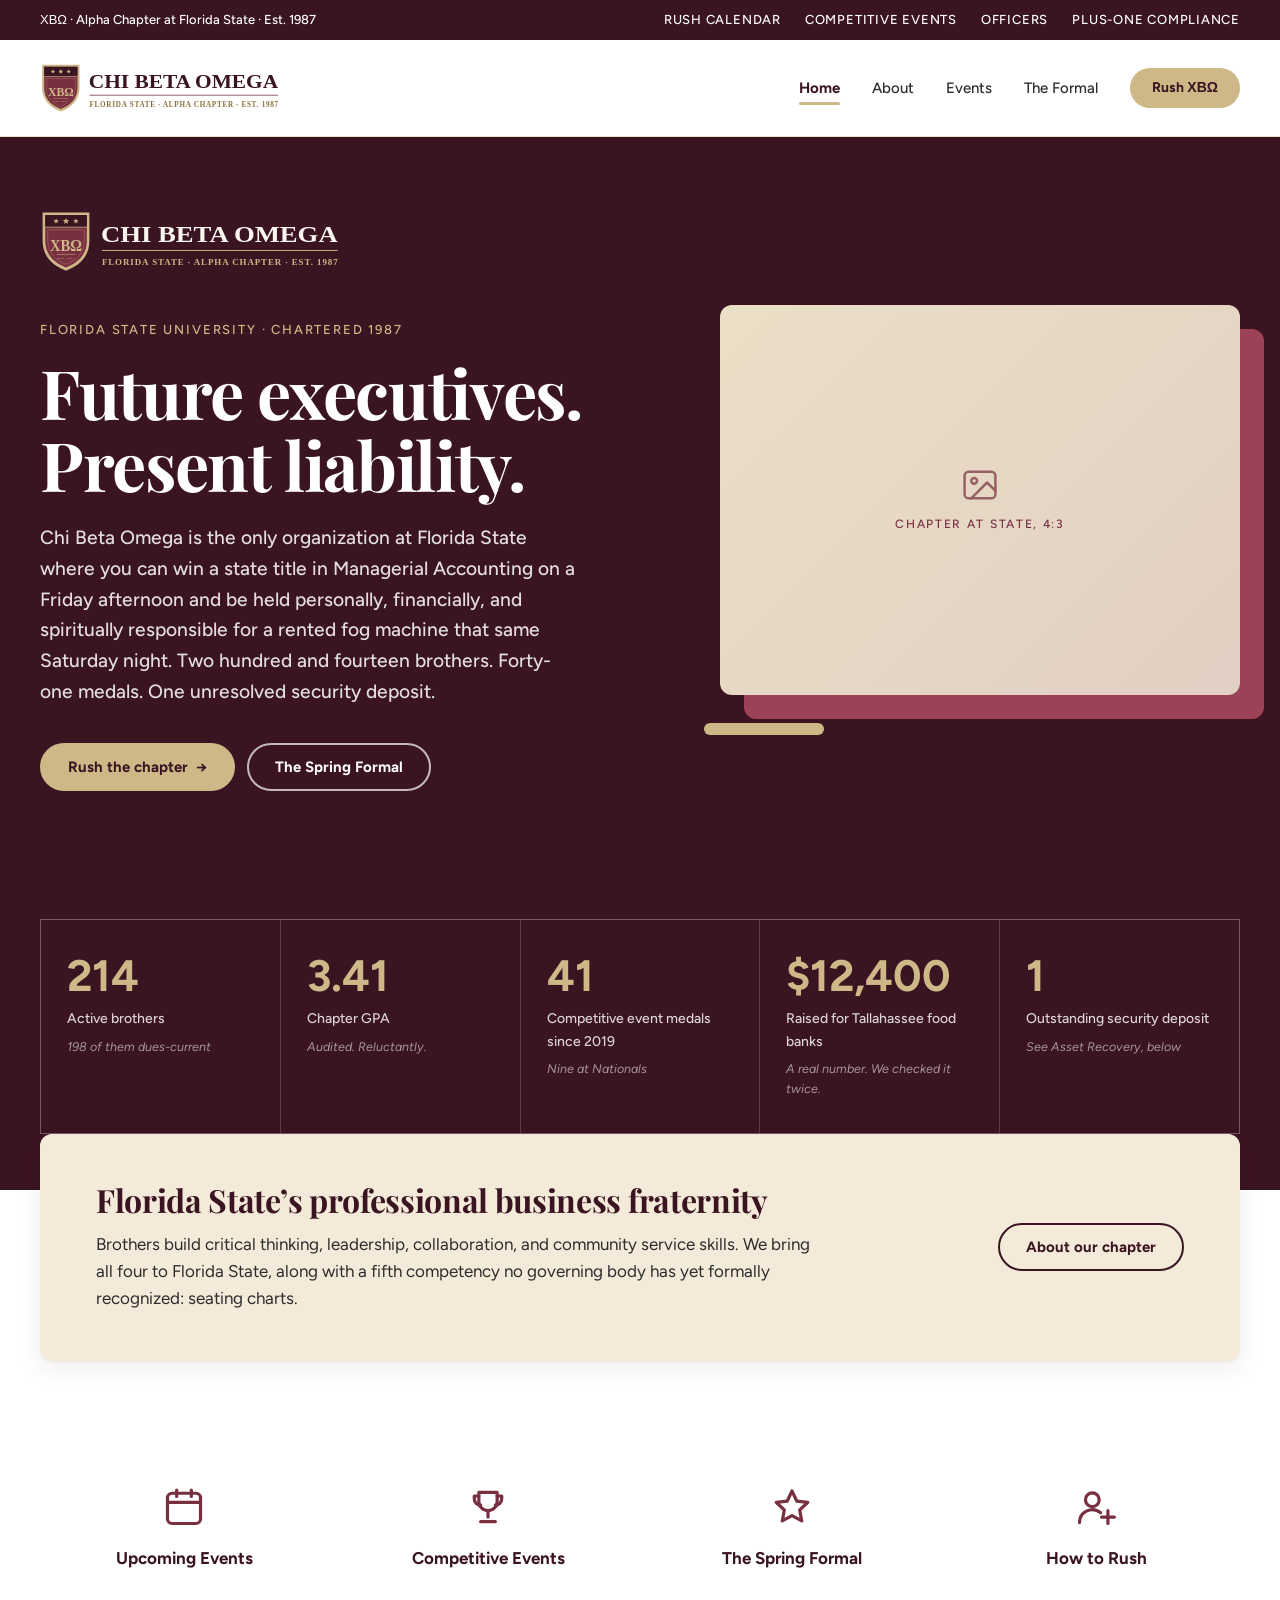
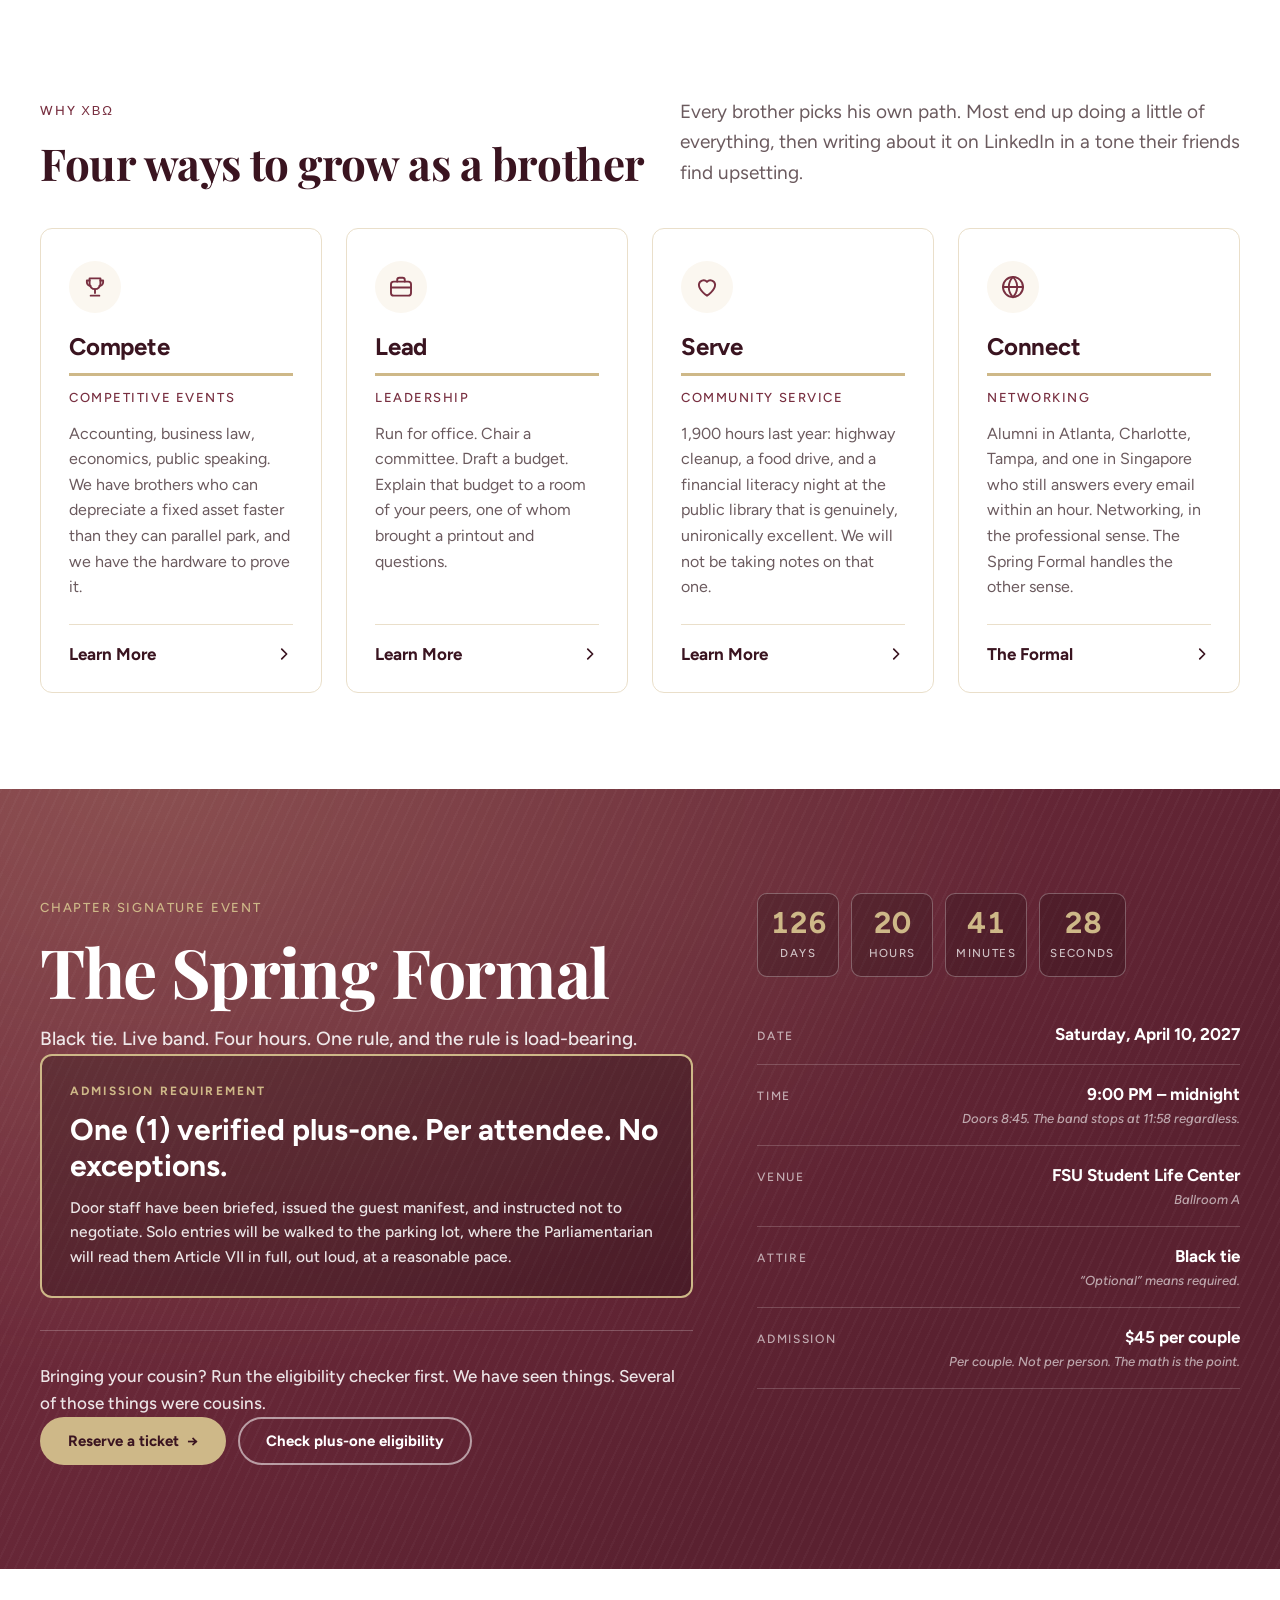
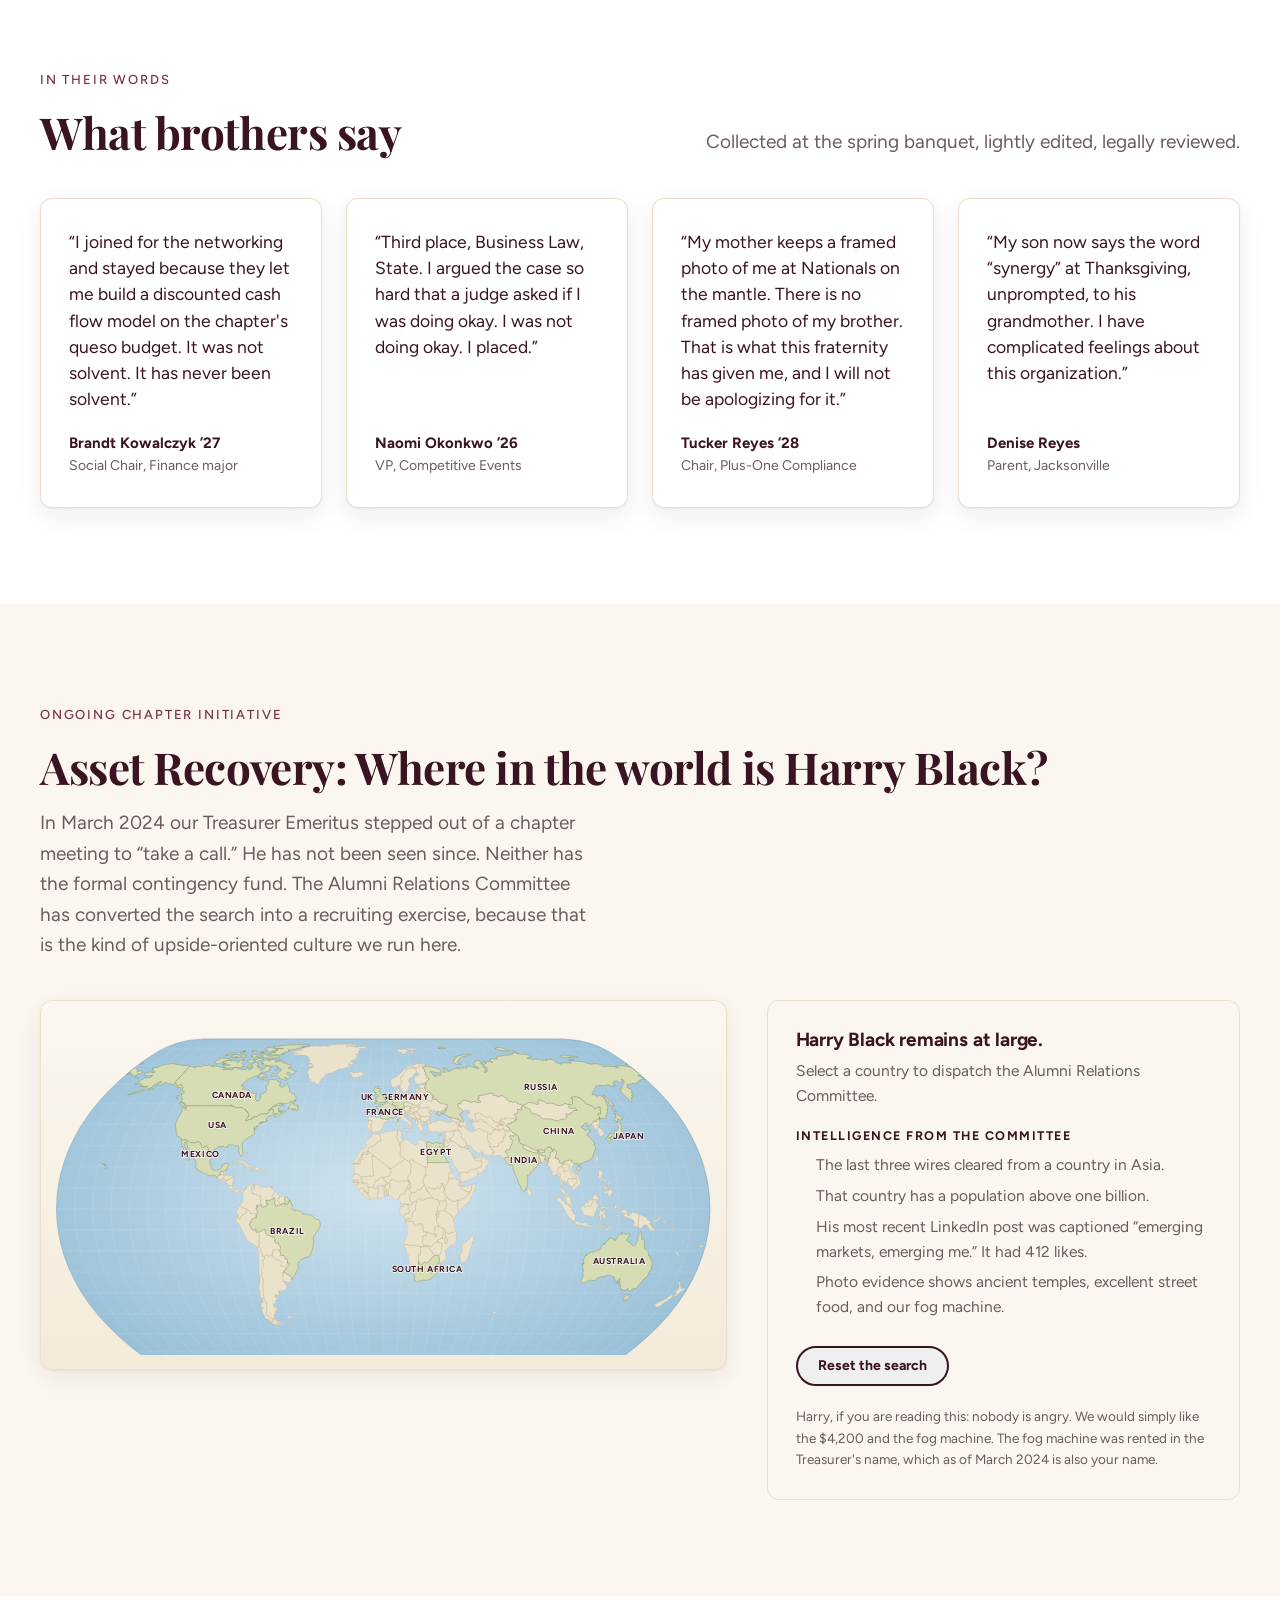
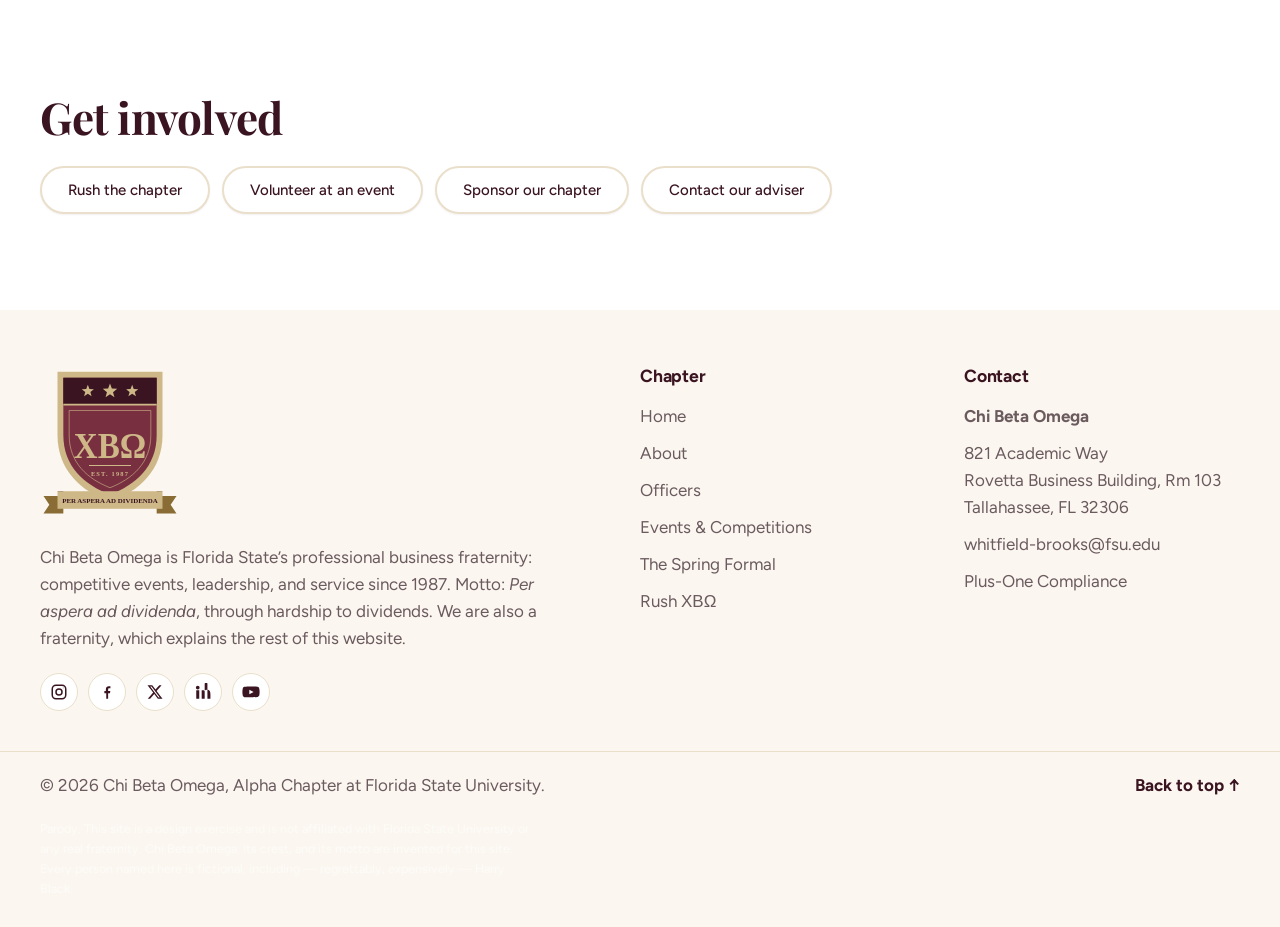
<file: index.html>
<!DOCTYPE html>
<html lang="en">
<head>
  <meta charset="UTF-8">
  <meta name="viewport" content="width=device-width, initial-scale=1.0">
  <title>Chi Beta Omega</title>
  <meta name="description" content="Chi Beta Omega: Florida State's professional business fraternity. Competitive events, leadership, service, and the Spring Formal.">
  <meta name="theme-color" content="#3a1420">

  <link rel="icon" type="image/svg+xml" href="assets/brand/favicon.svg">
  <link rel="apple-touch-icon" href="assets/brand/apple-touch-icon.png">
  <link rel="preconnect" href="https://fonts.googleapis.com">
  <link rel="preconnect" href="https://fonts.gstatic.com" crossorigin>
  <link rel="stylesheet" href="https://fonts.googleapis.com/css2?family=Figtree:ital,wght@0,400;0,500;0,700;1,400;1,700&amp;family=Playfair+Display:wght@700;800&amp;display=swap">
  <link rel="stylesheet" href="css/styles.css">
</head>
<body>

  <svg xmlns="http://www.w3.org/2000/svg" style="display:none">
    <defs>
      <symbol id="i-calendar" viewBox="0 0 24 24" fill="none" stroke="currentColor" stroke-width="1.75" stroke-linecap="round" stroke-linejoin="round"><rect x="3" y="4.5" width="18" height="16.5" rx="2.5"/><path d="M3 9.5h18M8 2.75v3.5M16 2.75v3.5"/></symbol>
      <symbol id="i-trophy" viewBox="0 0 24 24" fill="none" stroke="currentColor" stroke-width="1.75" stroke-linecap="round" stroke-linejoin="round"><path d="M7 4h10v5a5 5 0 0 1-10 0V4z"/><path d="M7 6H4.5v1.5A3.5 3.5 0 0 0 8 11"/><path d="M17 6h2.5v1.5A3.5 3.5 0 0 1 16 11"/><path d="M12 14v3.5M8 20h8"/></symbol>
      <symbol id="i-users" viewBox="0 0 24 24" fill="none" stroke="currentColor" stroke-width="1.75" stroke-linecap="round" stroke-linejoin="round"><circle cx="9" cy="8" r="3.5"/><path d="M2.5 20a6.5 6.5 0 0 1 13 0"/><path d="M15.5 4.7a3.5 3.5 0 0 1 0 6.6M18 14.2a6.5 6.5 0 0 1 3.5 5.8"/></symbol>
      <symbol id="i-user-plus" viewBox="0 0 24 24" fill="none" stroke="currentColor" stroke-width="1.75" stroke-linecap="round" stroke-linejoin="round"><circle cx="10" cy="8" r="3.75"/><path d="M3 20.5a7 7 0 0 1 11.5-5.4"/><path d="M18.5 14v7M15 17.5h7"/></symbol>
      <symbol id="i-briefcase" viewBox="0 0 24 24" fill="none" stroke="currentColor" stroke-width="1.75" stroke-linecap="round" stroke-linejoin="round"><rect x="2.75" y="7" width="18.5" height="13" rx="2.5"/><path d="M8.5 7V5.5a2 2 0 0 1 2-2h3a2 2 0 0 1 2 2V7M2.75 12.5h18.5"/></symbol>
      <symbol id="i-heart" viewBox="0 0 24 24" fill="none" stroke="currentColor" stroke-width="1.75" stroke-linecap="round" stroke-linejoin="round"><path d="M12 20s-7.5-4.6-7.5-10.2A4.3 4.3 0 0 1 12 7.3a4.3 4.3 0 0 1 7.5 2.5C19.5 15.4 12 20 12 20z"/></symbol>
      <symbol id="i-globe" viewBox="0 0 24 24" fill="none" stroke="currentColor" stroke-width="1.75" stroke-linecap="round" stroke-linejoin="round"><circle cx="12" cy="12" r="9.25"/><path d="M2.75 12h18.5M12 2.75c2.6 2.8 3.9 5.9 3.9 9.25S14.6 18.45 12 21.25M12 2.75C9.4 5.55 8.1 8.65 8.1 12s1.3 6.7 3.9 9.5"/></symbol>
      <symbol id="i-star" viewBox="0 0 24 24" fill="none" stroke="currentColor" stroke-width="1.75" stroke-linecap="round" stroke-linejoin="round"><path d="M12 3.25l2.6 5.5 6 .75-4.4 4.15 1.1 5.95L12 16.7l-5.3 2.9 1.1-5.95-4.4-4.15 6-.75L12 3.25z"/></symbol>
      <symbol id="i-plane" viewBox="0 0 24 24" fill="none" stroke="currentColor" stroke-width="1.75" stroke-linecap="round" stroke-linejoin="round"><path d="M21 15.5l-8-4.5V5a1.5 1.5 0 0 0-3 0v6l-7 4.5V18l7-2v4l2 1.5V16l8 2v-2.5z"/></symbol>
      <symbol id="i-pin" viewBox="0 0 24 24" fill="none" stroke="currentColor" stroke-width="1.75" stroke-linecap="round" stroke-linejoin="round"><path d="M12 21.25s-7-6.1-7-11.5a7 7 0 0 1 14 0c0 5.4-7 11.5-7 11.5z"/><circle cx="12" cy="9.75" r="2.5"/></symbol>
      <symbol id="i-clock" viewBox="0 0 24 24" fill="none" stroke="currentColor" stroke-width="1.75" stroke-linecap="round" stroke-linejoin="round"><circle cx="12" cy="12" r="9.25"/><path d="M12 7v5l3.5 2"/></symbol>
      <symbol id="i-mail" viewBox="0 0 24 24" fill="none" stroke="currentColor" stroke-width="1.75" stroke-linecap="round" stroke-linejoin="round"><rect x="2.75" y="5" width="18.5" height="14" rx="2.5"/><path d="M3.5 6.5l8.5 6.5 8.5-6.5"/></symbol>
      <symbol id="i-image" viewBox="0 0 24 24" fill="none" stroke="currentColor" stroke-width="1.5" stroke-linecap="round" stroke-linejoin="round"><rect x="2.75" y="4" width="18.5" height="16" rx="2.5"/><circle cx="8.5" cy="9.5" r="1.75"/><path d="M21.25 15.5l-5-5-9.5 9.5"/></symbol>
      <symbol id="i-chevron" viewBox="0 0 24 24" fill="none" stroke="currentColor" stroke-width="2.25" stroke-linecap="round" stroke-linejoin="round"><path d="M9 5.5l6.5 6.5L9 18.5"/></symbol>
      <symbol id="i-instagram" viewBox="0 0 24 24" fill="none" stroke="currentColor" stroke-width="2"><rect x="3" y="3" width="18" height="18" rx="5"/><circle cx="12" cy="12" r="4"/><circle cx="17.5" cy="6.5" r="0.6" fill="currentColor" stroke="none"/></symbol>
      <symbol id="i-facebook" viewBox="0 0 24 24" fill="currentColor"><path d="M13.5 21v-7.5h2.5l.4-3h-2.9V8.6c0-.87.25-1.46 1.5-1.46h1.55V4.46a20.6 20.6 0 0 0-2.25-.12c-2.25 0-3.8 1.37-3.8 3.9v2.26H8.5v3h2.5V21h2.5z"/></symbol>
      <symbol id="i-x" viewBox="0 0 24 24" fill="currentColor"><path d="M17.75 3h3.07l-6.7 7.66L22 21h-6.17l-4.83-6.32L5.47 21H2.4l7.17-8.2L2 3h6.33l4.37 5.77L17.75 3zm-1.08 16.2h1.7L7.4 4.7H5.58l11.09 14.5z"/></symbol>
      <symbol id="i-linkedin" viewBox="0 0 24 24" fill="currentColor"><path d="M4.98 3.5a2.5 2.5 0 1 1 0 5 2.5 2.5 0 0 1 0-5zM3 9.5h4V21H3V9.5zm6.5 0h3.8v1.6h.05c.53-1 1.83-2.05 3.77-2.05 4.03 0 4.78 2.65 4.78 6.1V21h-4v-19.1c0-1.22-.02-2.78-1.7-2.78-1.7 0-1.96 1.33-1.96 2.7V21h-4V9.5z"/></symbol>
      <symbol id="i-youtube" viewBox="0 0 24 24" fill="currentColor"><path d="M23 7.2a3 3 0 0 0-2.1-2.1C19 4.6 12 4.6 12 4.6s-7 0-8.9.5A3 3 0 0 0 1 7.2 31 31 0 0 0 .5 12a31 31 0 0 0 .5 4.8 3 3 0 0 0 2.1 2.1C5 19 12 19 12 19s7 0 8.9-.5A3 3 0 0 0 23 16.8 31 31 0 0 0 23.5 12a31 31 0 0 0-.5-4.8zM9.75 15.02V8.98L15.5 12l-5.75 3.02z"/></symbol>
    </defs>
  </svg>

  <a class="skip-link" href="#main">Skip to content</a>

  <div class="utility-bar">
    <div class="container utility-bar__inner">
      <p>&Chi;&Beta;&Omega; &middot; Alpha Chapter at Florida State &middot; Est. 1987</p>
      <ul class="utility-bar__links">
        <li><a href="join.html">Rush Calendar</a></li>
        <li><a href="events.html#competitive-events">Competitive Events</a></li>
        <li><a href="about.html#officers">Officers</a></li>
        <li><a href="formal.html#checker">Plus-One Compliance</a></li>
      </ul>
    </div>
  </div>

  <header class="site-header">
    <nav class="container nav" aria-label="Main">
      <a class="brand" href="index.html">
        <img class="brand__logo" src="assets/brand/wordmark.svg" width="640" height="142" alt="Chi Beta Omega">
      </a>
      <button class="nav__toggle" type="button" aria-expanded="false" aria-controls="nav-links" aria-label="Open menu">
        <span></span><span></span><span></span>
      </button>
      <ul class="nav__links" id="nav-links">
        <li><a href="index.html" aria-current="page">Home</a></li>
        <li><a href="about.html">About</a></li>
        <li><a href="events.html">Events</a></li>
        <li><a href="formal.html">The Formal</a></li>
        <li><a class="btn btn--gold btn--sm" href="join.html">Rush &Chi;&Beta;&Omega;</a></li>
      </ul>
    </nav>
  </header>

  <main id="main">
    <section class="hero">
      <div class="container hero__inner">
        <div>
          <img class="hero__logo" src="assets/brand/wordmark-reverse.svg" width="640" height="142" alt="Chi Beta Omega">
          <span class="eyebrow">Florida State University &middot; Chartered 1987</span>
          <h1 class="display">Future executives. Present liability.</h1>
          <p class="hero__lead">Chi Beta Omega is the only organization at Florida State where you can win a state title in Managerial Accounting on a Friday afternoon and be held personally, financially, and spiritually responsible for a rented fog machine that same Saturday night. Two hundred and fourteen brothers. Forty-one medals. One unresolved security deposit.</p>
          <div class="btn-row">
            <a class="btn btn--gold" href="join.html">Rush the chapter <span class="arrow" aria-hidden="true">&rarr;</span></a>
            <a class="btn btn--outline-light" href="formal.html">The Spring Formal</a>
          </div>
        </div>
        <div class="hero__media">
          <div class="photo" role="img" aria-label="Photo placeholder: Chapter at the Florida State Leadership Conference, 4:3"><div><svg aria-hidden="true"><use href="#i-image"/></svg>Chapter at State, 4:3</div></div>
        </div>
      </div>
    </section>

    <section class="stat-band">
      <div class="container">
        <ul class="stat-band__grid">
          <li class="stat"><strong>214</strong><span>Active brothers</span><small>198 of them dues-current</small></li>
          <li class="stat"><strong>3.41</strong><span>Chapter GPA</span><small>Audited. Reluctantly.</small></li>
          <li class="stat"><strong>41</strong><span>Competitive event medals since 2019</span><small>Nine at Nationals</small></li>
          <li class="stat"><strong>$12,400</strong><span>Raised for Tallahassee food banks</span><small>A real number. We checked it twice.</small></li>
          <li class="stat"><strong>1</strong><span>Outstanding security deposit</span><small>See Asset Recovery, below</small></li>
        </ul>
      </div>
    </section>

    <section>
      <div class="container">
        <div class="callout callout--overlap">
          <div>
            <h2 class="h2">Florida State&rsquo;s professional business fraternity</h2>
            <p>Brothers build critical thinking, leadership, collaboration, and community service skills. We bring all four to Florida State, along with a fifth competency no governing body has yet formally recognized: seating charts.</p>
          </div>
          <a class="btn btn--outline" href="about.html">About our chapter</a>
        </div>
      </div>
    </section>

    <section class="section">
      <div class="container">
        <h2 class="visually-hidden">Quick links</h2>
        <ul class="quick-links">
          <li><a class="quick-link" href="events.html"><svg aria-hidden="true"><use href="#i-calendar"/></svg>Upcoming Events</a></li>
          <li><a class="quick-link" href="events.html#competitive-events"><svg aria-hidden="true"><use href="#i-trophy"/></svg>Competitive Events</a></li>
          <li><a class="quick-link" href="formal.html"><svg aria-hidden="true"><use href="#i-star"/></svg>The Spring Formal</a></li>
          <li><a class="quick-link" href="join.html"><svg aria-hidden="true"><use href="#i-user-plus"/></svg>How to Rush</a></li>
        </ul>
      </div>
    </section>

    <section class="section section--tight">
      <div class="container">
        <div class="section__head">
          <div>
            <span class="eyebrow">Why &Chi;&Beta;&Omega;</span>
            <h2 class="h2">Four ways to grow as a brother</h2>
          </div>
          <p class="lead">Every brother picks his own path. Most end up doing a little of everything, then writing about it on LinkedIn in a tone their friends find upsetting.</p>
        </div>
        <div class="card-grid">
          <article class="card">
            <span class="card__icon"><svg aria-hidden="true"><use href="#i-trophy"/></svg></span>
            <h3 class="card__title">Compete</h3>
            <p class="card__sub">Competitive events</p>
            <p class="card__body">Accounting, business law, economics, public speaking. We have brothers who can depreciate a fixed asset faster than they can parallel park, and we have the hardware to prove it.</p>
            <a class="card__link" href="events.html#competitive-events">Learn More <svg aria-hidden="true"><use href="#i-chevron"/></svg></a>
          </article>
          <article class="card">
            <span class="card__icon"><svg aria-hidden="true"><use href="#i-briefcase"/></svg></span>
            <h3 class="card__title">Lead</h3>
            <p class="card__sub">Leadership</p>
            <p class="card__body">Run for office. Chair a committee. Draft a budget. Explain that budget to a room of your peers, one of whom brought a printout and questions.</p>
            <a class="card__link" href="about.html#officers">Learn More <svg aria-hidden="true"><use href="#i-chevron"/></svg></a>
          </article>
          <article class="card">
            <span class="card__icon"><svg aria-hidden="true"><use href="#i-heart"/></svg></span>
            <h3 class="card__title">Serve</h3>
            <p class="card__sub">Community service</p>
            <p class="card__body">1,900 hours last year: highway cleanup, a food drive, and a financial literacy night at the public library that is genuinely, unironically excellent. We will not be taking notes on that one.</p>
            <a class="card__link" href="events.html">Learn More <svg aria-hidden="true"><use href="#i-chevron"/></svg></a>
          </article>
          <article class="card">
            <span class="card__icon"><svg aria-hidden="true"><use href="#i-globe"/></svg></span>
            <h3 class="card__title">Connect</h3>
            <p class="card__sub">Networking</p>
            <p class="card__body">Alumni in Atlanta, Charlotte, Tampa, and one in Singapore who still answers every email within an hour. Networking, in the professional sense. The Spring Formal handles the other sense.</p>
            <a class="card__link" href="formal.html">The Formal <svg aria-hidden="true"><use href="#i-chevron"/></svg></a>
          </article>
        </div>
      </div>
    </section>

    <section class="formal">
      <div class="container">
        <div class="formal__grid">
          <div>
            <span class="eyebrow">Chapter signature event</span>
            <h2 class="display">The Spring Formal</h2>
            <p class="lead">Black tie. Live band. Four hours. One rule, and the rule is load-bearing.</p>
            <div class="requirement">
              <span class="requirement__label">Admission requirement</span>
              <strong>One (1) verified plus-one. Per attendee. No exceptions.</strong>
              <p>Door staff have been briefed, issued the guest manifest, and instructed not to negotiate. Solo entries will be walked to the parking lot, where the Parliamentarian will read them Article VII in full, out loud, at a reasonable pace.</p>
            </div>
            <hr>
            <p>Bringing your cousin? Run the eligibility checker first. We have seen things. Several of those things were cousins.</p>
            <div class="btn-row">
              <a class="btn btn--gold" href="formal.html#tickets">Reserve a ticket <span class="arrow" aria-hidden="true">&rarr;</span></a>
              <a class="btn btn--outline-garnet" href="formal.html#checker">Check plus-one eligibility</a>
            </div>
          </div>
          <div>
            <ul class="countdown" data-countdown="2027-04-10T21:00:00" aria-label="Time until the Spring Formal">
              <li><strong data-countdown-days>&mdash;</strong><span>Days</span></li>
              <li><strong data-countdown-hours>&mdash;</strong><span>Hours</span></li>
              <li><strong data-countdown-minutes>&mdash;</strong><span>Minutes</span></li>
              <li><strong data-countdown-seconds>&mdash;</strong><span>Seconds</span></li>
            </ul>
            <dl class="detail-list">
              <div><dt>Date</dt><dd>Saturday, April 10, 2027</dd></div>
              <div><dt>Time</dt><dd>9:00 PM &ndash; midnight<small>Doors 8:45. The band stops at 11:58 regardless.</small></dd></div>
              <div><dt>Venue</dt><dd>FSU Student Life Center<small>Ballroom A</small></dd></div>
              <div><dt>Attire</dt><dd>Black tie<small>&ldquo;Optional&rdquo; means required.</small></dd></div>
              <div><dt>Admission</dt><dd>$45 per couple<small>Per couple. Not per person. The math is the point.</small></dd></div>
            </dl>
          </div>
        </div>
      </div>
    </section>

    <section class="section">
      <div class="container">
        <div class="section__head">
          <div>
            <span class="eyebrow">In their words</span>
            <h2 class="h2">What brothers say</h2>
          </div>
          <p class="lead">Collected at the spring banquet, lightly edited, legally reviewed.</p>
        </div>
        <div class="quote-grid">
          <blockquote class="quote">
            <p>I joined for the networking and stayed because they let me build a discounted cash flow model on the chapter's queso budget. It was not solvent. It has never been solvent.</p>
            <footer><strong>Brandt Kowalczyk &rsquo;27</strong>Social Chair, Finance major</footer>
          </blockquote>
          <blockquote class="quote">
            <p>Third place, Business Law, State. I argued the case so hard that a judge asked if I was doing okay. I was not doing okay. I placed.</p>
            <footer><strong>Naomi Okonkwo &rsquo;26</strong>VP, Competitive Events</footer>
          </blockquote>
          <blockquote class="quote">
            <p>My mother keeps a framed photo of me at Nationals on the mantle. There is no framed photo of my brother. That is what this fraternity has given me, and I will not be apologizing for it.</p>
            <footer><strong>Tucker Reyes &rsquo;28</strong>Chair, Plus-One Compliance</footer>
          </blockquote>
          <blockquote class="quote">
            <p>My son now says the word &ldquo;synergy&rdquo; at Thanksgiving, unprompted, to his grandmother. I have complicated feelings about this organization.</p>
            <footer><strong>Denise Reyes</strong>Parent, Jacksonville</footer>
          </blockquote>
        </div>
      </div>
    </section>

    <section class="section section--tint">
      <div class="container">
        <div class="section__head">
          <div>
            <span class="eyebrow">Ongoing chapter initiative</span>
            <h2 class="h2">Asset Recovery: Where in the world is Harry Black?</h2>
          </div>
          <p class="lead">In March 2024 our Treasurer Emeritus stepped out of a chapter meeting to &ldquo;take a call.&rdquo; He has not been seen since. Neither has the formal contingency fund. The Alumni Relations Committee has converted the search into a recruiting exercise, because that is the kind of upside-oriented culture we run here.</p>
        </div>
        <div class="recovery">
          <div class="recovery__map">
            <svg viewBox="0 0 1200 620" xmlns="http://www.w3.org/2000/svg" class="world-map" role="group" aria-label="Interactive world map: choose a country to search">
            <defs><radialGradient id="ocean" cx="50%" cy="45%" r="65%"><stop offset="0%" stop-color="#cfe3ee"/><stop offset="100%" stop-color="#94bdd6"/></radialGradient></defs>
            <path class="map-sphere" d="M271.3,43.7L600,43.7L928.7,43.7L956.5,46.6L977.9,51.7L995.4,58.3L1010.3,65.8L1036.3,82.6L1059.9,100.7L1082,119.7L1102.6,139.5L1121.3,160.1L1137.9,181.1L1152.4,202.6L1164.6,224.3L1174.8,246L1183,267.7L1189.3,289.4L1193.7,311.1L1196.3,332.7L1197.2,354.3L1196.3,375.9L1193.7,397.5L1189.3,419.1L1183,440.8L1174.8,462.5L1164.6,484.3L1152.4,506L1137.9,527.4L1121.3,548.5L1102.6,569L1082,588.8L1059.9,607.9L1036.3,625.9L1010.3,642.7L995.4,650.3L977.9,656.9L956.5,662L928.7,664.8L600,664.8L271.3,664.8L243.5,662L222.1,656.9L204.6,650.3L189.7,642.7L163.7,625.9L140.1,607.9L118,588.8L97.4,569L78.7,548.5L62.1,527.4L47.6,506L35.4,484.3L25.2,462.5L17,440.8L10.7,419.1L6.3,397.5L3.7,375.9L2.8,354.3L3.7,332.7L6.3,311.1L10.7,289.4L17,267.7L25.2,246L35.4,224.3L47.6,202.6L62.1,181.1L78.7,160.1L97.4,139.5L118,119.7L140.1,100.7L163.7,82.6L189.7,65.8L204.6,58.3L222.1,51.7L243.5,46.6L271.3,43.7Z"/>
            <path class="map-graticule" d="M271.3,664.8L243.5,662L222.1,656.9L204.6,650.3L189.7,642.7L163.7,625.9L140.1,607.9L118,588.8L97.4,569L78.7,548.5L62.1,527.4L47.6,506L35.4,484.3L25.2,462.5L17,440.8L10.7,419.1L6.3,397.5L3.7,375.9L2.8,354.3L3.7,332.7L6.3,311.1L10.7,289.4L17,267.7L25.2,246L35.4,224.3L47.6,202.6L62.1,181.1L78.7,160.1L97.4,139.5L118,119.7L140.1,100.7L163.7,82.6L189.7,65.8L204.6,58.3L222.1,51.7L243.5,46.6L271.3,43.7M435.7,664.8L421.7,662L411,656.9L402.3,650.3L394.9,642.7L381.9,625.9L370.1,607.9L348.7,569L331,527.4L317.7,484.3L308.5,440.8L303.2,397.5L301.4,354.3L303.2,311.1L308.5,267.7L317.7,224.3L331,181.1L348.7,139.5L370.1,100.7L381.9,82.6L394.9,65.8L402.3,58.3L411,51.7L421.7,46.6L435.7,43.7M600,664.8L600,607.9L600,527.4L600,440.8L600,354.3L600,267.7L600,181.1L600,100.7L600,43.7M764.3,664.8L778.3,662L789,656.9L797.7,650.3L805.1,642.7L818.1,625.9L829.9,607.9L851.3,569L869,527.4L882.3,484.3L891.5,440.8L896.8,397.5L898.6,354.3L896.8,311.1L891.5,267.7L882.3,224.3L869,181.1L851.3,139.5L829.9,100.7L818.1,82.6L805.1,65.8L797.7,58.3L789,51.7L778.3,46.6L764.3,43.7M2.8,354.3L11.1,354.3L19.4,354.3L27.7,354.3L36,354.3L44.3,354.3L52.6,354.3L60.9,354.3L69.2,354.3L77.5,354.3L85.8,354.3L94.1,354.3L102.4,354.3L110.6,354.3L118.9,354.3L127.2,354.3L135.5,354.3L143.8,354.3L152.1,354.3L160.4,354.3L168.7,354.3L177,354.3L185.3,354.3L193.6,354.3L201.9,354.3L210.2,354.3L218.5,354.3L226.8,354.3L235.1,354.3L243.4,354.3L251.6,354.3L259.9,354.3L268.2,354.3L276.5,354.3L284.8,354.3L293.1,354.3L301.4,354.3L309.7,354.3L318,354.3L326.3,354.3L334.6,354.3L342.9,354.3L351.2,354.3L359.5,354.3L367.8,354.3L376.1,354.3L384.4,354.3L392.6,354.3L400.9,354.3L409.2,354.3L417.5,354.3L425.8,354.3L434.1,354.3L442.4,354.3L450.7,354.3L459,354.3L467.3,354.3L475.6,354.3L483.9,354.3L492.2,354.3L500.5,354.3L508.8,354.3L517.1,354.3L525.4,354.3L533.6,354.3L541.9,354.3L550.2,354.3L558.5,354.3L566.8,354.3L575.1,354.3L583.4,354.3L591.7,354.3L600,354.3L608.3,354.3L616.6,354.3L624.9,354.3L633.2,354.3L641.5,354.3L649.8,354.3L658.1,354.3L666.4,354.3L674.6,354.3L682.9,354.3L691.2,354.3L699.5,354.3L707.8,354.3L716.1,354.3L724.4,354.3L732.7,354.3L741,354.3L749.3,354.3L757.6,354.3L765.9,354.3L774.2,354.3L782.5,354.3L790.8,354.3L799.1,354.3L807.4,354.3L815.6,354.3L823.9,354.3L832.2,354.3L840.5,354.3L848.8,354.3L857.1,354.3L865.4,354.3L873.7,354.3L882,354.3L890.3,354.3L898.6,354.3L906.9,354.3L915.2,354.3L923.5,354.3L931.8,354.3L940.1,354.3L948.4,354.3L956.6,354.3L964.9,354.3L973.2,354.3L981.5,354.3L989.8,354.3L998.1,354.3L1006.4,354.3L1014.7,354.3L1023,354.3L1031.3,354.3L1039.6,354.3L1047.9,354.3L1056.2,354.3L1064.5,354.3L1072.8,354.3L1081.1,354.3L1089.4,354.3L1097.6,354.3L1105.9,354.3L1114.2,354.3L1122.5,354.3L1130.8,354.3L1139.1,354.3L1147.4,354.3L1155.7,354.3L1164,354.3L1172.3,354.3L1180.6,354.3L1188.9,354.3L1197.2,354.3M218.6,646.2L193.1,629.8L170.5,612L149.3,593.1L129.5,573.5L111.4,553.1L95.3,532.1L81.2,510.7L69.1,489.1L59.1,467.4L51,445.6L44.6,423.9L40.1,402.3L37.2,380.7L36,359.1L36.5,337.5L38.6,315.9L45.3,282.2L56.2,248.4L71.6,214.6L92,181.1L117.3,148.6L147,117.6L180.4,88.5L198.5,74.9L218.6,62.4M241,646.2L217.1,629.8L195.8,612L175.8,593.1L157.2,573.5L140.2,553.1L125,532.1L111.7,510.7L100.4,489.1L90.9,467.4L83.2,445.6L77.3,423.9L73,402.3L70.3,380.7L69.2,359.1L69.6,337.5L71.6,315.9L77.9,282.2L88.2,248.4L102.7,214.6L121.8,181.1L145.7,148.6L173.7,117.6L205,88.5L222.1,74.9L241,62.4M263.4,646.2L241,629.8L221,612L202.3,593.1L184.9,573.5L168.9,553.1L154.7,532.1L142.2,510.7L131.6,489.1L122.7,467.4L115.5,445.6L110,423.9L106,402.3L103.4,380.7L102.4,359.1L102.8,337.5L104.7,315.9L110.5,282.2L120.1,248.4L133.8,214.6L151.7,181.1L174.1,148.6L200.3,117.6L229.7,88.5L245.7,74.9L263.4,62.4M285.9,646.2L264.9,629.8L246.3,612L212.6,573.5L197.6,553.1L184.3,532.1L172.7,510.7L162.8,489.1L154.5,467.4L147.8,445.6L138.9,402.3L135.6,359.1L137.7,315.9L143.2,282.2L152.1,248.4L164.9,214.6L181.6,181.1L202.4,148.6L227,117.6L254.4,88.5L269.3,74.9L285.9,62.4M308.3,646.2L288.9,629.8L271.6,612L240.2,573.5L226.4,553.1L214,532.1L203.2,510.7L194,489.1L180.1,445.6L171.8,402.3L168.7,359.1L170.7,315.9L175.8,282.2L184.1,248.4L196,214.6L211.5,181.1L230.8,148.6L253.6,117.6L279.1,88.5L292.9,74.9L308.3,62.4M330.7,646.2L312.8,629.8L296.8,612L267.9,573.5L255.1,553.1L243.7,532.1L233.8,510.7L225.3,489.1L212.4,445.6L204.8,402.3L201.9,359.1L203.7,315.9L208.4,282.2L216.1,248.4L227,214.6L241.4,181.1L259.2,148.6L280.3,117.6L303.8,88.5L316.6,74.9L330.7,62.4M353.2,646.2L336.7,629.8L322.1,612L295.6,573.5L273.4,532.1L256.5,489.1L244.7,445.6L237.7,402.3L235.1,359.1L236.7,315.9L241,282.2L248.1,248.4L258.1,214.6L271.3,181.1L287.6,148.6L306.9,117.6L328.5,88.5L340.2,74.9L353.2,62.4M375.6,646.2L360.7,629.8L347.4,612L323.3,573.5L303.1,532.1L287.7,489.1L277,445.6L270.6,402.3L268.3,359.1L269.8,315.9L273.7,282.2L280.1,248.4L289.2,214.6L301.2,181.1L316,148.6L333.6,117.6L353.2,88.5L363.8,74.9L375.6,62.4M420.5,646.2L408.5,629.8L397.9,612L378.6,573.5L362.5,532.1L350.2,489.1L341.6,445.6L336.5,402.3L334.6,359.1L335.8,315.9L338.9,282.2L344.1,248.4L351.4,214.6L360.9,181.1L372.8,148.6L386.8,117.6L402.5,88.5L420.5,62.4M442.9,646.2L432.5,629.8L423.2,612L406.3,573.5L392.2,532.1L381.4,489.1L373.9,445.6L369.4,402.3L367.8,359.1L368.8,315.9L371.6,282.2L376.1,248.4L382.4,214.6L390.8,181.1L401.2,148.6L413.5,117.6L427.2,88.5L442.9,62.4M465.4,646.2L456.4,629.8L448.4,612L434,573.5L421.9,532.1L412.6,489.1L406.2,445.6L402.4,402.3L401,359.1L401.9,315.9L404.2,282.2L408.1,248.4L413.5,214.6L420.7,181.1L429.6,148.6L440.1,117.6L451.9,88.5L465.4,62.4M487.8,646.2L473.7,612L461.6,573.5L451.6,532.1L443.9,489.1L438.5,445.6L435.3,402.3L434.1,359.1L434.9,315.9L440,248.4L444.6,214.6L450.6,181.1L458,148.6L466.8,117.6L476.6,88.5L487.8,62.4M510.2,646.2L498.9,612L489.3,573.5L481.2,532.1L475.1,489.1L470.8,445.6L468.3,402.3L467.3,359.1L467.9,315.9L472,248.4L480.5,181.1L493.4,117.6L501.3,88.5L510.2,62.4M532.7,646.2L524.2,612L517,573.5L510.9,532.1L506.3,489.1L501.2,402.3L500.9,315.9L504,248.4L510.3,181.1L520.1,117.6L525.9,88.5L532.7,62.4M555.1,646.2L549.5,612L544.7,573.5L537.5,489.1L534.1,402.3L534,315.9L536,248.4L540.2,181.1L546.7,117.6L555.1,62.4M577.6,646.2L572.3,573.5L568.8,489.1L567.1,402.3L567,315.9L568,248.4L570.1,181.1L573.4,117.6L577.6,62.4M622.4,646.2L627.7,573.5L631.2,489.1L632.9,402.3L633,315.9L632,248.4L629.9,181.1L626.6,117.6L622.4,62.4M644.9,646.2L650.5,612L655.3,573.5L662.5,489.1L665.9,402.3L666,315.9L664,248.4L659.8,181.1L653.3,117.6L644.9,62.4M667.3,646.2L675.8,612L683,573.5L689.1,532.1L693.7,489.1L698.8,402.3L699.1,315.9L696,248.4L689.7,181.1L679.9,117.6L674.1,88.5L667.3,62.4M689.8,646.2L701.1,612L710.7,573.5L718.8,532.1L724.9,489.1L729.2,445.6L731.7,402.3L732.7,359.1L732.1,315.9L728,248.4L719.5,181.1L706.6,117.6L698.7,88.5L689.8,62.4M712.2,646.2L726.3,612L738.4,573.5L748.4,532.1L756.1,489.1L761.5,445.6L764.7,402.3L765.9,359.1L765.1,315.9L760,248.4L755.4,214.6L749.4,181.1L742,148.6L733.2,117.6L723.4,88.5L712.2,62.4M734.6,646.2L743.6,629.8L751.6,612L766,573.5L778.1,532.1L787.4,489.1L793.8,445.6L797.6,402.3L799,359.1L798.1,315.9L795.8,282.2L791.9,248.4L786.5,214.6L779.3,181.1L770.4,148.6L759.9,117.6L748.1,88.5L734.6,62.4M757.1,646.2L767.5,629.8L776.8,612L793.7,573.5L807.8,532.1L818.6,489.1L826.1,445.6L830.6,402.3L832.2,359.1L831.2,315.9L828.4,282.2L823.9,248.4L817.6,214.6L809.2,181.1L798.8,148.6L786.5,117.6L772.8,88.5L757.1,62.4M779.5,646.2L791.5,629.8L802.1,612L821.4,573.5L837.5,532.1L849.8,489.1L858.4,445.6L863.5,402.3L865.4,359.1L864.2,315.9L861.1,282.2L855.9,248.4L848.6,214.6L839.1,181.1L827.2,148.6L813.2,117.6L797.5,88.5L779.5,62.4M824.4,646.2L839.3,629.8L852.6,612L876.7,573.5L896.9,532.1L912.3,489.1L923,445.6L929.4,402.3L931.7,359.1L930.2,315.9L926.3,282.2L919.9,248.4L910.8,214.6L898.8,181.1L884,148.6L866.4,117.6L846.8,88.5L836.2,74.9L824.4,62.4M846.8,646.2L863.3,629.8L877.9,612L904.4,573.5L926.6,532.1L943.5,489.1L955.3,445.6L962.3,402.3L964.9,359.1L963.3,315.9L959,282.2L951.9,248.4L941.9,214.6L928.7,181.1L912.4,148.6L893.1,117.6L871.5,88.5L859.8,74.9L846.8,62.4M869.3,646.2L887.2,629.8L903.2,612L932.1,573.5L944.9,553.1L956.3,532.1L966.2,510.7L974.7,489.1L987.6,445.6L995.2,402.3L998.1,359.1L996.3,315.9L991.6,282.2L983.9,248.4L973,214.6L958.6,181.1L940.8,148.6L919.7,117.6L896.2,88.5L883.4,74.9L869.3,62.4M891.7,646.2L911.1,629.8L928.4,612L959.8,573.5L973.6,553.1L986,532.1L996.8,510.7L1006,489.1L1019.9,445.6L1028.2,402.3L1031.3,359.1L1029.3,315.9L1024.2,282.2L1015.9,248.4L1004,214.6L988.5,181.1L969.2,148.6L946.4,117.6L920.9,88.5L907.1,74.9L891.7,62.4M914.1,646.2L935.1,629.8L953.7,612L987.4,573.5L1002.4,553.1L1015.7,532.1L1027.3,510.7L1037.2,489.1L1045.5,467.4L1052.2,445.6L1061.1,402.3L1064.4,359.1L1062.3,315.9L1056.8,282.2L1047.9,248.4L1035.1,214.6L1018.4,181.1L997.6,148.6L973,117.6L945.6,88.5L930.7,74.9L914.1,62.4M936.6,646.2L959,629.8L979,612L997.7,593.1L1015.1,573.5L1031.1,553.1L1045.3,532.1L1057.8,510.7L1068.4,489.1L1077.3,467.4L1084.5,445.6L1090,423.9L1094,402.3L1096.6,380.7L1097.6,359.1L1097.2,337.5L1095.3,315.9L1089.5,282.2L1079.9,248.4L1066.2,214.6L1048.3,181.1L1025.9,148.6L999.7,117.6L970.3,88.5L954.3,74.9L936.6,62.4M959,646.2L982.9,629.8L1004.2,612L1024.2,593.1L1042.8,573.5L1059.8,553.1L1075,532.1L1088.3,510.7L1099.6,489.1L1109.1,467.4L1116.8,445.6L1122.7,423.9L1127,402.3L1129.7,380.7L1130.8,359.1L1130.4,337.5L1128.4,315.9L1122.1,282.2L1111.8,248.4L1097.3,214.6L1078.2,181.1L1054.3,148.6L1026.3,117.6L995,88.5L977.9,74.9L959,62.4M981.4,646.2L1006.9,629.8L1029.5,612L1050.7,593.1L1070.5,573.5L1088.6,553.1L1104.7,532.1L1118.8,510.7L1130.9,489.1L1140.9,467.4L1149,445.6L1155.4,423.9L1159.9,402.3L1162.8,380.7L1164,359.1L1163.5,337.5L1161.4,315.9L1154.7,282.2L1143.8,248.4L1128.4,214.6L1108,181.1L1082.7,148.6L1053,117.6L1019.6,88.5L1001.5,74.9L981.4,62.4M196.1,646.2L201.7,646.2L207.3,646.2L212.9,646.2L218.6,646.2L224.2,646.2L229.8,646.2L235.4,646.2L241,646.2L246.6,646.2L252.2,646.2L257.8,646.2L263.4,646.2L269,646.2L274.7,646.2L280.3,646.2L285.9,646.2L291.5,646.2L297.1,646.2L302.7,646.2L308.3,646.2L313.9,646.2L319.5,646.2L325.1,646.2L330.7,646.2L336.4,646.2L342,646.2L347.6,646.2L353.2,646.2L358.8,646.2L364.4,646.2L370,646.2L375.6,646.2L381.2,646.2L386.8,646.2L392.5,646.2L398.1,646.2L403.7,646.2L409.3,646.2L414.9,646.2L420.5,646.2L426.1,646.2L431.7,646.2L437.3,646.2L442.9,646.2L448.5,646.2L454.2,646.2L459.8,646.2L465.4,646.2L471,646.2L476.6,646.2L482.2,646.2L487.8,646.2L493.4,646.2L499,646.2L504.6,646.2L510.2,646.2L515.9,646.2L521.5,646.2L527.1,646.2L532.7,646.2L538.3,646.2L543.9,646.2L549.5,646.2L555.1,646.2L560.7,646.2L566.3,646.2L572,646.2L577.6,646.2L583.2,646.2L588.8,646.2L594.4,646.2L600,646.2L605.6,646.2L611.2,646.2L616.8,646.2L622.4,646.2L628,646.2L633.7,646.2L639.3,646.2L644.9,646.2L650.5,646.2L656.1,646.2L661.7,646.2L667.3,646.2L672.9,646.2L678.5,646.2L684.1,646.2L689.8,646.2L695.4,646.2L701,646.2L706.6,646.2L712.2,646.2L717.8,646.2L723.4,646.2L729,646.2L734.6,646.2L740.2,646.2L745.8,646.2L751.5,646.2L757.1,646.2L762.7,646.2L768.3,646.2L773.9,646.2L779.5,646.2L785.1,646.2L790.7,646.2L796.3,646.2L801.9,646.2L807.5,646.2L813.2,646.2L818.8,646.2L824.4,646.2L830,646.2L835.6,646.2L841.2,646.2L846.8,646.2L852.4,646.2L858,646.2L863.6,646.2L869.3,646.2L874.9,646.2L880.5,646.2L886.1,646.2L891.7,646.2L897.3,646.2L902.9,646.2L908.5,646.2L914.1,646.2L919.7,646.2L925.3,646.2L931,646.2L936.6,646.2L942.2,646.2L947.8,646.2L953.4,646.2L959,646.2L964.6,646.2L970.2,646.2L975.8,646.2L981.4,646.2L987.1,646.2L992.7,646.2L998.3,646.2L1003.9,646.2M150.4,616L156.7,616L162.9,616L169.2,616L175.4,616L181.6,616L187.9,616L194.1,616L200.4,616L206.6,616L212.9,616L219.1,616L225.4,616L231.6,616L237.8,616L244.1,616L250.3,616L256.6,616L262.8,616L269.1,616L275.3,616L281.6,616L287.8,616L294,616L300.3,616L306.5,616L312.8,616L319,616L325.3,616L331.5,616L337.7,616L344,616L350.2,616L356.5,616L362.7,616L369,616L375.2,616L381.5,616L387.7,616L393.9,616L400.2,616L406.4,616L412.7,616L418.9,616L425.2,616L431.4,616L437.7,616L443.9,616L450.1,616L456.4,616L462.6,616L468.9,616L475.1,616L481.4,616L487.6,616L493.9,616L500.1,616L506.3,616L512.6,616L518.8,616L525.1,616L531.3,616L537.6,616L543.8,616L550,616L556.3,616L562.5,616L568.8,616L575,616L581.3,616L587.5,616L593.8,616L600,616L606.2,616L612.5,616L618.7,616L625,616L631.2,616L637.5,616L643.7,616L650,616L656.2,616L662.4,616L668.7,616L674.9,616L681.2,616L687.4,616L693.7,616L699.9,616L706.1,616L712.4,616L718.6,616L724.9,616L731.1,616L737.4,616L743.6,616L749.9,616L756.1,616L762.3,616L768.6,616L774.8,616L781.1,616L787.3,616L793.6,616L799.8,616L806.1,616L812.3,616L818.5,616L824.8,616L831,616L837.3,616L843.5,616L849.8,616L856,616L862.3,616L868.5,616L874.7,616L881,616L887.2,616L893.5,616L899.7,616L906,616L912.2,616L918.4,616L924.7,616L930.9,616L937.2,616L943.4,616L949.7,616L955.9,616L962.2,616L968.4,616L974.6,616L980.9,616L987.1,616L993.4,616L999.6,616L1005.9,616L1012.1,616L1018.4,616L1024.6,616L1030.8,616L1037.1,616L1043.3,616L1049.6,616M111,582.3L117.8,582.3L124.6,582.3L131.3,582.3L138.1,582.3L144.9,582.3L151.7,582.3L158.5,582.3L165.3,582.3L172.1,582.3L178.9,582.3L185.7,582.3L192.5,582.3L199.3,582.3L206.1,582.3L212.8,582.3L219.6,582.3L226.4,582.3L233.2,582.3L240,582.3L246.8,582.3L253.6,582.3L260.4,582.3L267.2,582.3L274,582.3L280.8,582.3L287.6,582.3L294.4,582.3L301.1,582.3L307.9,582.3L314.7,582.3L321.5,582.3L328.3,582.3L335.1,582.3L341.9,582.3L348.7,582.3L355.5,582.3L362.3,582.3L369.1,582.3L375.9,582.3L382.7,582.3L389.4,582.3L396.2,582.3L403,582.3L409.8,582.3L416.6,582.3L423.4,582.3L430.2,582.3L437,582.3L443.8,582.3L450.6,582.3L457.4,582.3L464.2,582.3L470.9,582.3L477.7,582.3L484.5,582.3L491.3,582.3L498.1,582.3L504.9,582.3L511.7,582.3L518.5,582.3L525.3,582.3L532.1,582.3L538.9,582.3L545.7,582.3L552.5,582.3L559.2,582.3L566,582.3L572.8,582.3L579.6,582.3L586.4,582.3L593.2,582.3L600,582.3L606.8,582.3L613.6,582.3L620.4,582.3L627.2,582.3L634,582.3L640.8,582.3L647.5,582.3L654.3,582.3L661.1,582.3L667.9,582.3L674.7,582.3L681.5,582.3L688.3,582.3L695.1,582.3L701.9,582.3L708.7,582.3L715.5,582.3L722.3,582.3L729.1,582.3L735.8,582.3L742.6,582.3L749.4,582.3L756.2,582.3L763,582.3L769.8,582.3L776.6,582.3L783.4,582.3L790.2,582.3L797,582.3L803.8,582.3L810.6,582.3L817.3,582.3L824.1,582.3L830.9,582.3L837.7,582.3L844.5,582.3L851.3,582.3L858.1,582.3L864.9,582.3L871.7,582.3L878.5,582.3L885.3,582.3L892.1,582.3L898.9,582.3L905.6,582.3L912.4,582.3L919.2,582.3L926,582.3L932.8,582.3L939.6,582.3L946.4,582.3L953.2,582.3L960,582.3L966.8,582.3L973.6,582.3L980.4,582.3L987.2,582.3L993.9,582.3L1000.7,582.3L1007.5,582.3L1014.3,582.3L1021.1,582.3L1027.9,582.3L1034.7,582.3L1041.5,582.3L1048.3,582.3L1055.1,582.3L1061.9,582.3L1068.7,582.3L1075.4,582.3L1082.2,582.3L1089,582.3M76.8,546.2L84,546.2L91.3,546.2L98.6,546.2L105.8,546.2L113.1,546.2L120.4,546.2L127.6,546.2L134.9,546.2L142.2,546.2L149.4,546.2L156.7,546.2L164,546.2L171.2,546.2L178.5,546.2L185.8,546.2L193,546.2L200.3,546.2L207.6,546.2L214.8,546.2L222.1,546.2L229.4,546.2L236.6,546.2L243.9,546.2L251.2,546.2L258.4,546.2L265.7,546.2L273,546.2L280.2,546.2L287.5,546.2L294.8,546.2L302,546.2L309.3,546.2L316.6,546.2L323.8,546.2L331.1,546.2L338.4,546.2L345.6,546.2L352.9,546.2L360.2,546.2L367.4,546.2L374.7,546.2L382,546.2L389.2,546.2L396.5,546.2L403.8,546.2L411,546.2L418.3,546.2L425.6,546.2L432.9,546.2L440.1,546.2L447.4,546.2L454.7,546.2L461.9,546.2L469.2,546.2L476.5,546.2L483.7,546.2L491,546.2L498.3,546.2L505.5,546.2L512.8,546.2L520.1,546.2L527.3,546.2L534.6,546.2L541.9,546.2L549.1,546.2L556.4,546.2L563.7,546.2L570.9,546.2L578.2,546.2L585.5,546.2L592.7,546.2L600,546.2L607.3,546.2L614.5,546.2L621.8,546.2L629.1,546.2L636.3,546.2L643.6,546.2L650.9,546.2L658.1,546.2L665.4,546.2L672.7,546.2L679.9,546.2L687.2,546.2L694.5,546.2L701.7,546.2L709,546.2L716.3,546.2L723.5,546.2L730.8,546.2L738.1,546.2L745.3,546.2L752.6,546.2L759.9,546.2L767.1,546.2L774.4,546.2L781.7,546.2L789,546.2L796.2,546.2L803.5,546.2L810.8,546.2L818,546.2L825.3,546.2L832.6,546.2L839.8,546.2L847.1,546.2L854.4,546.2L861.6,546.2L868.9,546.2L876.2,546.2L883.4,546.2L890.7,546.2L898,546.2L905.2,546.2L912.5,546.2L919.8,546.2L927,546.2L934.3,546.2L941.6,546.2L948.8,546.2L956.1,546.2L963.4,546.2L970.6,546.2L977.9,546.2L985.2,546.2L992.4,546.2L999.7,546.2L1007,546.2L1014.2,546.2L1021.5,546.2L1028.8,546.2L1036,546.2L1043.3,546.2L1050.6,546.2L1057.8,546.2L1065.1,546.2L1072.4,546.2L1079.6,546.2L1086.9,546.2L1094.2,546.2L1101.4,546.2L1108.7,546.2L1116,546.2L1123.2,546.2M49.1,508.3L56.8,508.3L64.4,508.3L72.1,508.3L79.7,508.3L87.4,508.3L95,508.3L102.7,508.3L110.3,508.3L118,508.3L125.6,508.3L133.3,508.3L140.9,508.3L148.6,508.3L156.2,508.3L163.9,508.3L171.5,508.3L179.2,508.3L186.8,508.3L194.5,508.3L202.1,508.3L209.8,508.3L217.4,508.3L225.1,508.3L232.8,508.3L240.4,508.3L248.1,508.3L255.7,508.3L263.4,508.3L271,508.3L278.7,508.3L286.3,508.3L294,508.3L301.6,508.3L309.3,508.3L316.9,508.3L324.6,508.3L332.2,508.3L339.9,508.3L347.5,508.3L355.2,508.3L362.8,508.3L370.5,508.3L378.1,508.3L385.8,508.3L393.4,508.3L401.1,508.3L408.7,508.3L416.4,508.3L424,508.3L431.7,508.3L439.3,508.3L447,508.3L454.6,508.3L462.3,508.3L469.9,508.3L477.6,508.3L485.2,508.3L492.9,508.3L500.5,508.3L508.2,508.3L515.8,508.3L523.5,508.3L531.1,508.3L538.8,508.3L546.4,508.3L554.1,508.3L561.7,508.3L569.4,508.3L577,508.3L584.7,508.3L592.3,508.3L600,508.3L607.7,508.3L615.3,508.3L623,508.3L630.6,508.3L638.3,508.3L645.9,508.3L653.6,508.3L661.2,508.3L668.9,508.3L676.5,508.3L684.2,508.3L691.8,508.3L699.5,508.3L707.1,508.3L714.8,508.3L722.4,508.3L730.1,508.3L737.7,508.3L745.4,508.3L753,508.3L760.7,508.3L768.3,508.3L776,508.3L783.6,508.3L791.3,508.3L798.9,508.3L806.6,508.3L814.2,508.3L821.9,508.3L829.5,508.3L837.2,508.3L844.8,508.3L852.5,508.3L860.1,508.3L867.8,508.3L875.4,508.3L883.1,508.3L890.7,508.3L898.4,508.3L906,508.3L913.7,508.3L921.3,508.3L929,508.3L936.6,508.3L944.3,508.3L951.9,508.3L959.6,508.3L967.2,508.3L974.9,508.3L982.6,508.3L990.2,508.3L997.9,508.3L1005.5,508.3L1013.2,508.3L1020.8,508.3L1028.5,508.3L1036.1,508.3L1043.8,508.3L1051.4,508.3L1059.1,508.3L1066.7,508.3L1074.4,508.3L1082,508.3L1089.7,508.3L1097.3,508.3L1105,508.3L1112.6,508.3L1120.3,508.3L1127.9,508.3L1135.6,508.3L1143.2,508.3L1150.9,508.3M28.3,469.8L36.3,469.8L44.2,469.8L52.2,469.8L60.1,469.8L68,469.8L76,469.8L83.9,469.8L91.9,469.8L99.8,469.8L107.7,469.8L115.7,469.8L123.6,469.8L131.6,469.8L139.5,469.8L147.4,469.8L155.4,469.8L163.3,469.8L171.3,469.8L179.2,469.8L187.1,469.8L195.1,469.8L203,469.8L211,469.8L218.9,469.8L226.8,469.8L234.8,469.8L242.7,469.8L250.7,469.8L258.6,469.8L266.5,469.8L274.5,469.8L282.4,469.8L290.4,469.8L298.3,469.8L306.2,469.8L314.2,469.8L322.1,469.8L330.1,469.8L338,469.8L345.9,469.8L353.9,469.8L361.8,469.8L369.8,469.8L377.7,469.8L385.6,469.8L393.6,469.8L401.5,469.8L409.4,469.8L417.4,469.8L425.3,469.8L433.3,469.8L441.2,469.8L449.1,469.8L457.1,469.8L465,469.8L473,469.8L480.9,469.8L488.8,469.8L496.8,469.8L504.7,469.8L512.7,469.8L520.6,469.8L528.5,469.8L536.5,469.8L544.4,469.8L552.4,469.8L560.3,469.8L568.2,469.8L576.2,469.8L584.1,469.8L592.1,469.8L600,469.8L607.9,469.8L615.9,469.8L623.8,469.8L631.8,469.8L639.7,469.8L647.6,469.8L655.6,469.8L663.5,469.8L671.5,469.8L679.4,469.8L687.3,469.8L695.3,469.8L703.2,469.8L711.2,469.8L719.1,469.8L727,469.8L735,469.8L742.9,469.8L750.9,469.8L758.8,469.8L766.7,469.8L774.7,469.8L782.6,469.8L790.6,469.8L798.5,469.8L806.4,469.8L814.4,469.8L822.3,469.8L830.2,469.8L838.2,469.8L846.1,469.8L854.1,469.8L862,469.8L869.9,469.8L877.9,469.8L885.8,469.8L893.8,469.8L901.7,469.8L909.6,469.8L917.6,469.8L925.5,469.8L933.5,469.8L941.4,469.8L949.3,469.8L957.3,469.8L965.2,469.8L973.2,469.8L981.1,469.8L989,469.8L997,469.8L1004.9,469.8L1012.9,469.8L1020.8,469.8L1028.7,469.8L1036.7,469.8L1044.6,469.8L1052.6,469.8L1060.5,469.8L1068.4,469.8L1076.4,469.8L1084.3,469.8L1092.3,469.8L1100.2,469.8L1108.1,469.8L1116.1,469.8L1124,469.8L1132,469.8L1139.9,469.8L1147.8,469.8L1155.8,469.8L1163.7,469.8L1171.7,469.8M14,431.2L22.1,431.2L30.3,431.2L38.4,431.2L46.5,431.2L54.7,431.2L62.8,431.2L71,431.2L79.1,431.2L87.2,431.2L95.4,431.2L103.5,431.2L111.7,431.2L119.8,431.2L127.9,431.2L136.1,431.2L144.2,431.2L152.4,431.2L160.5,431.2L168.6,431.2L176.8,431.2L184.9,431.2L193.1,431.2L201.2,431.2L209.3,431.2L217.5,431.2L225.6,431.2L233.7,431.2L241.9,431.2L250,431.2L258.2,431.2L266.3,431.2L274.4,431.2L282.6,431.2L290.7,431.2L298.9,431.2L307,431.2L315.1,431.2L323.3,431.2L331.4,431.2L339.6,431.2L347.7,431.2L355.8,431.2L364,431.2L372.1,431.2L380.2,431.2L388.4,431.2L396.5,431.2L404.7,431.2L412.8,431.2L420.9,431.2L429.1,431.2L437.2,431.2L445.4,431.2L453.5,431.2L461.6,431.2L469.8,431.2L477.9,431.2L486.1,431.2L494.2,431.2L502.3,431.2L510.5,431.2L518.6,431.2L526.7,431.2L534.9,431.2L543,431.2L551.2,431.2L559.3,431.2L567.4,431.2L575.6,431.2L583.7,431.2L591.9,431.2L600,431.2L608.1,431.2L616.3,431.2L624.4,431.2L632.6,431.2L640.7,431.2L648.8,431.2L657,431.2L665.1,431.2L673.3,431.2L681.4,431.2L689.5,431.2L697.7,431.2L705.8,431.2L713.9,431.2L722.1,431.2L730.2,431.2L738.4,431.2L746.5,431.2L754.6,431.2L762.8,431.2L770.9,431.2L779.1,431.2L787.2,431.2L795.3,431.2L803.5,431.2L811.6,431.2L819.8,431.2L827.9,431.2L836,431.2L844.2,431.2L852.3,431.2L860.4,431.2L868.6,431.2L876.7,431.2L884.9,431.2L893,431.2L901.1,431.2L909.3,431.2L917.4,431.2L925.6,431.2L933.7,431.2L941.8,431.2L950,431.2L958.1,431.2L966.3,431.2L974.4,431.2L982.5,431.2L990.7,431.2L998.8,431.2L1006.9,431.2L1015.1,431.2L1023.2,431.2L1031.4,431.2L1039.5,431.2L1047.6,431.2L1055.8,431.2L1063.9,431.2L1072.1,431.2L1080.2,431.2L1088.3,431.2L1096.5,431.2L1104.6,431.2L1112.8,431.2L1120.9,431.2L1129,431.2L1137.2,431.2L1145.3,431.2L1153.5,431.2L1161.6,431.2L1169.7,431.2L1177.9,431.2L1186,431.2M5.6,392.7L13.8,392.7L22.1,392.7L30.4,392.7L38.6,392.7L46.9,392.7L55.1,392.7L63.4,392.7L71.6,392.7L79.9,392.7L88.1,392.7L96.4,392.7L104.7,392.7L112.9,392.7L121.2,392.7L129.4,392.7L137.7,392.7L145.9,392.7L154.2,392.7L162.4,392.7L170.7,392.7L179,392.7L187.2,392.7L195.5,392.7L203.7,392.7L212,392.7L220.2,392.7L228.5,392.7L236.7,392.7L245,392.7L253.3,392.7L261.5,392.7L269.8,392.7L278,392.7L286.3,392.7L294.5,392.7L302.8,392.7L311.1,392.7L319.3,392.7L327.6,392.7L335.8,392.7L344.1,392.7L352.3,392.7L360.6,392.7L368.8,392.7L377.1,392.7L385.4,392.7L393.6,392.7L401.9,392.7L410.1,392.7L418.4,392.7L426.6,392.7L434.9,392.7L443.1,392.7L451.4,392.7L459.7,392.7L467.9,392.7L476.2,392.7L484.4,392.7L492.7,392.7L500.9,392.7L509.2,392.7L517.4,392.7L525.7,392.7L534,392.7L542.2,392.7L550.5,392.7L558.7,392.7L567,392.7L575.2,392.7L583.5,392.7L591.7,392.7L600,392.7L608.3,392.7L616.5,392.7L624.8,392.7L633,392.7L641.3,392.7L649.5,392.7L657.8,392.7L666,392.7L674.3,392.7L682.6,392.7L690.8,392.7L699.1,392.7L707.3,392.7L715.6,392.7L723.8,392.7L732.1,392.7L740.3,392.7L748.6,392.7L756.9,392.7L765.1,392.7L773.4,392.7L781.6,392.7L789.9,392.7L798.1,392.7L806.4,392.7L814.6,392.7L822.9,392.7L831.2,392.7L839.4,392.7L847.7,392.7L855.9,392.7L864.2,392.7L872.4,392.7L880.7,392.7L888.9,392.7L897.2,392.7L905.5,392.7L913.7,392.7L922,392.7L930.2,392.7L938.5,392.7L946.7,392.7L955,392.7L963.3,392.7L971.5,392.7L979.8,392.7L988,392.7L996.3,392.7L1004.5,392.7L1012.8,392.7L1021,392.7L1029.3,392.7L1037.6,392.7L1045.8,392.7L1054.1,392.7L1062.3,392.7L1070.6,392.7L1078.8,392.7L1087.1,392.7L1095.3,392.7L1103.6,392.7L1111.9,392.7L1120.1,392.7L1128.4,392.7L1136.6,392.7L1144.9,392.7L1153.1,392.7L1161.4,392.7L1169.6,392.7L1177.9,392.7L1186.2,392.7L1194.4,392.7M5.6,315.9L13.8,315.9L22.1,315.9L30.4,315.9L38.6,315.9L46.9,315.9L55.1,315.9L63.4,315.9L71.6,315.9L79.9,315.9L88.1,315.9L96.4,315.9L104.7,315.9L112.9,315.9L121.2,315.9L129.4,315.9L137.7,315.9L145.9,315.9L154.2,315.9L162.4,315.9L170.7,315.9L179,315.9L187.2,315.9L195.5,315.9L203.7,315.9L212,315.9L220.2,315.9L228.5,315.9L236.7,315.9L245,315.9L253.3,315.9L261.5,315.9L269.8,315.9L278,315.9L286.3,315.9L294.5,315.9L302.8,315.9L311.1,315.9L319.3,315.9L327.6,315.9L335.8,315.9L344.1,315.9L352.3,315.9L360.6,315.9L368.8,315.9L377.1,315.9L385.4,315.9L393.6,315.9L401.9,315.9L410.1,315.9L418.4,315.9L426.6,315.9L434.9,315.9L443.1,315.9L451.4,315.9L459.7,315.9L467.9,315.9L476.2,315.9L484.4,315.9L492.7,315.9L500.9,315.9L509.2,315.9L517.4,315.9L525.7,315.9L534,315.9L542.2,315.9L550.5,315.9L558.7,315.9L567,315.9L575.2,315.9L583.5,315.9L591.7,315.9L600,315.9L608.3,315.9L616.5,315.9L624.8,315.9L633,315.9L641.3,315.9L649.5,315.9L657.8,315.9L666,315.9L674.3,315.9L682.6,315.9L690.8,315.9L699.1,315.9L707.3,315.9L715.6,315.9L723.8,315.9L732.1,315.9L740.3,315.9L748.6,315.9L756.9,315.9L765.1,315.9L773.4,315.9L781.6,315.9L789.9,315.9L798.1,315.9L806.4,315.9L814.6,315.9L822.9,315.9L831.2,315.9L839.4,315.9L847.7,315.9L855.9,315.9L864.2,315.9L872.4,315.9L880.7,315.9L888.9,315.9L897.2,315.9L905.5,315.9L913.7,315.9L922,315.9L930.2,315.9L938.5,315.9L946.7,315.9L955,315.9L963.3,315.9L971.5,315.9L979.8,315.9L988,315.9L996.3,315.9L1004.5,315.9L1012.8,315.9L1021,315.9L1029.3,315.9L1037.6,315.9L1045.8,315.9L1054.1,315.9L1062.3,315.9L1070.6,315.9L1078.8,315.9L1087.1,315.9L1095.3,315.9L1103.6,315.9L1111.9,315.9L1120.1,315.9L1128.4,315.9L1136.6,315.9L1144.9,315.9L1153.1,315.9L1161.4,315.9L1169.6,315.9L1177.9,315.9L1186.2,315.9L1194.4,315.9M14,277.4L22.1,277.4L30.3,277.4L38.4,277.4L46.5,277.4L54.7,277.4L62.8,277.4L71,277.4L79.1,277.4L87.2,277.4L95.4,277.4L103.5,277.4L111.7,277.4L119.8,277.4L127.9,277.4L136.1,277.4L144.2,277.4L152.4,277.4L160.5,277.4L168.6,277.4L176.8,277.4L184.9,277.4L193.1,277.4L201.2,277.4L209.3,277.4L217.5,277.4L225.6,277.4L233.7,277.4L241.9,277.4L250,277.4L258.2,277.4L266.3,277.4L274.4,277.4L282.6,277.4L290.7,277.4L298.9,277.4L307,277.4L315.1,277.4L323.3,277.4L331.4,277.4L339.6,277.4L347.7,277.4L355.8,277.4L364,277.4L372.1,277.4L380.2,277.4L388.4,277.4L396.5,277.4L404.7,277.4L412.8,277.4L420.9,277.4L429.1,277.4L437.2,277.4L445.4,277.4L453.5,277.4L461.6,277.4L469.8,277.4L477.9,277.4L486.1,277.4L494.2,277.4L502.3,277.4L510.5,277.4L518.6,277.4L526.7,277.4L534.9,277.4L543,277.4L551.2,277.4L559.3,277.4L567.4,277.4L575.6,277.4L583.7,277.4L591.9,277.4L600,277.4L608.1,277.4L616.3,277.4L624.4,277.4L632.6,277.4L640.7,277.4L648.8,277.4L657,277.4L665.1,277.4L673.3,277.4L681.4,277.4L689.5,277.4L697.7,277.4L705.8,277.4L713.9,277.4L722.1,277.4L730.2,277.4L738.4,277.4L746.5,277.4L754.6,277.4L762.8,277.4L770.9,277.4L779.1,277.4L787.2,277.4L795.3,277.4L803.5,277.4L811.6,277.4L819.8,277.4L827.9,277.4L836,277.4L844.2,277.4L852.3,277.4L860.4,277.4L868.6,277.4L876.7,277.4L884.9,277.4L893,277.4L901.1,277.4L909.3,277.4L917.4,277.4L925.6,277.4L933.7,277.4L941.8,277.4L950,277.4L958.1,277.4L966.3,277.4L974.4,277.4L982.5,277.4L990.7,277.4L998.8,277.4L1006.9,277.4L1015.1,277.4L1023.2,277.4L1031.4,277.4L1039.5,277.4L1047.6,277.4L1055.8,277.4L1063.9,277.4L1072.1,277.4L1080.2,277.4L1088.3,277.4L1096.5,277.4L1104.6,277.4L1112.8,277.4L1120.9,277.4L1129,277.4L1137.2,277.4L1145.3,277.4L1153.5,277.4L1161.6,277.4L1169.7,277.4L1177.9,277.4L1186,277.4M28.3,238.8L36.3,238.8L44.2,238.8L52.2,238.8L60.1,238.8L68,238.8L76,238.8L83.9,238.8L91.9,238.8L99.8,238.8L107.7,238.8L115.7,238.8L123.6,238.8L131.6,238.8L139.5,238.8L147.4,238.8L155.4,238.8L163.3,238.8L171.3,238.8L179.2,238.8L187.1,238.8L195.1,238.8L203,238.8L211,238.8L218.9,238.8L226.8,238.8L234.8,238.8L242.7,238.8L250.7,238.8L258.6,238.8L266.5,238.8L274.5,238.8L282.4,238.8L290.4,238.8L298.3,238.8L306.2,238.8L314.2,238.8L322.1,238.8L330.1,238.8L338,238.8L345.9,238.8L353.9,238.8L361.8,238.8L369.8,238.8L377.7,238.8L385.6,238.8L393.6,238.8L401.5,238.8L409.4,238.8L417.4,238.8L425.3,238.8L433.3,238.8L441.2,238.8L449.1,238.8L457.1,238.8L465,238.8L473,238.8L480.9,238.8L488.8,238.8L496.8,238.8L504.7,238.8L512.7,238.8L520.6,238.8L528.5,238.8L536.5,238.8L544.4,238.8L552.4,238.8L560.3,238.8L568.2,238.8L576.2,238.8L584.1,238.8L592.1,238.8L600,238.8L607.9,238.8L615.9,238.8L623.8,238.8L631.8,238.8L639.7,238.8L647.6,238.8L655.6,238.8L663.5,238.8L671.5,238.8L679.4,238.8L687.3,238.8L695.3,238.8L703.2,238.8L711.2,238.8L719.1,238.8L727,238.8L735,238.8L742.9,238.8L750.9,238.8L758.8,238.8L766.7,238.8L774.7,238.8L782.6,238.8L790.6,238.8L798.5,238.8L806.4,238.8L814.4,238.8L822.3,238.8L830.2,238.8L838.2,238.8L846.1,238.8L854.1,238.8L862,238.8L869.9,238.8L877.9,238.8L885.8,238.8L893.8,238.8L901.7,238.8L909.6,238.8L917.6,238.8L925.5,238.8L933.5,238.8L941.4,238.8L949.3,238.8L957.3,238.8L965.2,238.8L973.2,238.8L981.1,238.8L989,238.8L997,238.8L1004.9,238.8L1012.9,238.8L1020.8,238.8L1028.7,238.8L1036.7,238.8L1044.6,238.8L1052.6,238.8L1060.5,238.8L1068.4,238.8L1076.4,238.8L1084.3,238.8L1092.3,238.8L1100.2,238.8L1108.1,238.8L1116.1,238.8L1124,238.8L1132,238.8L1139.9,238.8L1147.8,238.8L1155.8,238.8L1163.7,238.8L1171.7,238.8M49.1,200.2L56.8,200.2L64.4,200.2L72.1,200.2L79.7,200.2L87.4,200.2L95,200.2L102.7,200.2L110.3,200.2L118,200.2L125.6,200.2L133.3,200.2L140.9,200.2L148.6,200.2L156.2,200.2L163.9,200.2L171.5,200.2L179.2,200.2L186.8,200.2L194.5,200.2L202.1,200.2L209.8,200.2L217.4,200.2L225.1,200.2L232.8,200.2L240.4,200.2L248.1,200.2L255.7,200.2L263.4,200.2L271,200.2L278.7,200.2L286.3,200.2L294,200.2L301.6,200.2L309.3,200.2L316.9,200.2L324.6,200.2L332.2,200.2L339.9,200.2L347.5,200.2L355.2,200.2L362.8,200.2L370.5,200.2L378.1,200.2L385.8,200.2L393.4,200.2L401.1,200.2L408.7,200.2L416.4,200.2L424,200.2L431.7,200.2L439.3,200.2L447,200.2L454.6,200.2L462.3,200.2L469.9,200.2L477.6,200.2L485.2,200.2L492.9,200.2L500.5,200.2L508.2,200.2L515.8,200.2L523.5,200.2L531.1,200.2L538.8,200.2L546.4,200.2L554.1,200.2L561.7,200.2L569.4,200.2L577,200.2L584.7,200.2L592.3,200.2L600,200.2L607.7,200.2L615.3,200.2L623,200.2L630.6,200.2L638.3,200.2L645.9,200.2L653.6,200.2L661.2,200.2L668.9,200.2L676.5,200.2L684.2,200.2L691.8,200.2L699.5,200.2L707.1,200.2L714.8,200.2L722.4,200.2L730.1,200.2L737.7,200.2L745.4,200.2L753,200.2L760.7,200.2L768.3,200.2L776,200.2L783.6,200.2L791.3,200.2L798.9,200.2L806.6,200.2L814.2,200.2L821.9,200.2L829.5,200.2L837.2,200.2L844.8,200.2L852.5,200.2L860.1,200.2L867.8,200.2L875.4,200.2L883.1,200.2L890.7,200.2L898.4,200.2L906,200.2L913.7,200.2L921.3,200.2L929,200.2L936.6,200.2L944.3,200.2L951.9,200.2L959.6,200.2L967.2,200.2L974.9,200.2L982.6,200.2L990.2,200.2L997.9,200.2L1005.5,200.2L1013.2,200.2L1020.8,200.2L1028.5,200.2L1036.1,200.2L1043.8,200.2L1051.4,200.2L1059.1,200.2L1066.7,200.2L1074.4,200.2L1082,200.2L1089.7,200.2L1097.3,200.2L1105,200.2L1112.6,200.2L1120.3,200.2L1127.9,200.2L1135.6,200.2L1143.2,200.2L1150.9,200.2M76.8,162.4L84,162.4L91.3,162.4L98.6,162.4L105.8,162.4L113.1,162.4L120.4,162.4L127.6,162.4L134.9,162.4L142.2,162.4L149.4,162.4L156.7,162.4L164,162.4L171.2,162.4L178.5,162.4L185.8,162.4L193,162.4L200.3,162.4L207.6,162.4L214.8,162.4L222.1,162.4L229.4,162.4L236.6,162.4L243.9,162.4L251.2,162.4L258.4,162.4L265.7,162.4L273,162.4L280.2,162.4L287.5,162.4L294.8,162.4L302,162.4L309.3,162.4L316.6,162.4L323.8,162.4L331.1,162.4L338.4,162.4L345.6,162.4L352.9,162.4L360.2,162.4L367.4,162.4L374.7,162.4L382,162.4L389.2,162.4L396.5,162.4L403.8,162.4L411,162.4L418.3,162.4L425.6,162.4L432.9,162.4L440.1,162.4L447.4,162.4L454.7,162.4L461.9,162.4L469.2,162.4L476.5,162.4L483.7,162.4L491,162.4L498.3,162.4L505.5,162.4L512.8,162.4L520.1,162.4L527.3,162.4L534.6,162.4L541.9,162.4L549.1,162.4L556.4,162.4L563.7,162.4L570.9,162.4L578.2,162.4L585.5,162.4L592.7,162.4L600,162.4L607.3,162.4L614.5,162.4L621.8,162.4L629.1,162.4L636.3,162.4L643.6,162.4L650.9,162.4L658.1,162.4L665.4,162.4L672.7,162.4L679.9,162.4L687.2,162.4L694.5,162.4L701.7,162.4L709,162.4L716.3,162.4L723.5,162.4L730.8,162.4L738.1,162.4L745.3,162.4L752.6,162.4L759.9,162.4L767.1,162.4L774.4,162.4L781.7,162.4L789,162.4L796.2,162.4L803.5,162.4L810.8,162.4L818,162.4L825.3,162.4L832.6,162.4L839.8,162.4L847.1,162.4L854.4,162.4L861.6,162.4L868.9,162.4L876.2,162.4L883.4,162.4L890.7,162.4L898,162.4L905.2,162.4L912.5,162.4L919.8,162.4L927,162.4L934.3,162.4L941.6,162.4L948.8,162.4L956.1,162.4L963.4,162.4L970.6,162.4L977.9,162.4L985.2,162.4L992.4,162.4L999.7,162.4L1007,162.4L1014.2,162.4L1021.5,162.4L1028.8,162.4L1036,162.4L1043.3,162.4L1050.6,162.4L1057.8,162.4L1065.1,162.4L1072.4,162.4L1079.6,162.4L1086.9,162.4L1094.2,162.4L1101.4,162.4L1108.7,162.4L1116,162.4L1123.2,162.4M111,126.2L117.8,126.2L124.6,126.2L131.3,126.2L138.1,126.2L144.9,126.2L151.7,126.2L158.5,126.2L165.3,126.2L172.1,126.2L178.9,126.2L185.7,126.2L192.5,126.2L199.3,126.2L206.1,126.2L212.8,126.2L219.6,126.2L226.4,126.2L233.2,126.2L240,126.2L246.8,126.2L253.6,126.2L260.4,126.2L267.2,126.2L274,126.2L280.8,126.2L287.6,126.2L294.4,126.2L301.1,126.2L307.9,126.2L314.7,126.2L321.5,126.2L328.3,126.2L335.1,126.2L341.9,126.2L348.7,126.2L355.5,126.2L362.3,126.2L369.1,126.2L375.9,126.2L382.7,126.2L389.4,126.2L396.2,126.2L403,126.2L409.8,126.2L416.6,126.2L423.4,126.2L430.2,126.2L437,126.2L443.8,126.2L450.6,126.2L457.4,126.2L464.2,126.2L470.9,126.2L477.7,126.2L484.5,126.2L491.3,126.2L498.1,126.2L504.9,126.2L511.7,126.2L518.5,126.2L525.3,126.2L532.1,126.2L538.9,126.2L545.7,126.2L552.5,126.2L559.2,126.2L566,126.2L572.8,126.2L579.6,126.2L586.4,126.2L593.2,126.2L600,126.2L606.8,126.2L613.6,126.2L620.4,126.2L627.2,126.2L634,126.2L640.8,126.2L647.5,126.2L654.3,126.2L661.1,126.2L667.9,126.2L674.7,126.2L681.5,126.2L688.3,126.2L695.1,126.2L701.9,126.2L708.7,126.2L715.5,126.2L722.3,126.2L729.1,126.2L735.8,126.2L742.6,126.2L749.4,126.2L756.2,126.2L763,126.2L769.8,126.2L776.6,126.2L783.4,126.2L790.2,126.2L797,126.2L803.8,126.2L810.6,126.2L817.3,126.2L824.1,126.2L830.9,126.2L837.7,126.2L844.5,126.2L851.3,126.2L858.1,126.2L864.9,126.2L871.7,126.2L878.5,126.2L885.3,126.2L892.1,126.2L898.9,126.2L905.6,126.2L912.4,126.2L919.2,126.2L926,126.2L932.8,126.2L939.6,126.2L946.4,126.2L953.2,126.2L960,126.2L966.8,126.2L973.6,126.2L980.4,126.2L987.2,126.2L993.9,126.2L1000.7,126.2L1007.5,126.2L1014.3,126.2L1021.1,126.2L1027.9,126.2L1034.7,126.2L1041.5,126.2L1048.3,126.2L1055.1,126.2L1061.9,126.2L1068.7,126.2L1075.4,126.2L1082.2,126.2L1089,126.2M150.4,92.5L156.7,92.5L162.9,92.5L169.2,92.5L175.4,92.5L181.6,92.5L187.9,92.5L194.1,92.5L200.4,92.5L206.6,92.5L212.9,92.5L219.1,92.5L225.4,92.5L231.6,92.5L237.8,92.5L244.1,92.5L250.3,92.5L256.6,92.5L262.8,92.5L269.1,92.5L275.3,92.5L281.6,92.5L287.8,92.5L294,92.5L300.3,92.5L306.5,92.5L312.8,92.5L319,92.5L325.3,92.5L331.5,92.5L337.7,92.5L344,92.5L350.2,92.5L356.5,92.5L362.7,92.5L369,92.5L375.2,92.5L381.5,92.5L387.7,92.5L393.9,92.5L400.2,92.5L406.4,92.5L412.7,92.5L418.9,92.5L425.2,92.5L431.4,92.5L437.7,92.5L443.9,92.5L450.1,92.5L456.4,92.5L462.6,92.5L468.9,92.5L475.1,92.5L481.4,92.5L487.6,92.5L493.9,92.5L500.1,92.5L506.3,92.5L512.6,92.5L518.8,92.5L525.1,92.5L531.3,92.5L537.6,92.5L543.8,92.5L550,92.5L556.3,92.5L562.5,92.5L568.8,92.5L575,92.5L581.3,92.5L587.5,92.5L593.8,92.5L600,92.5L606.2,92.5L612.5,92.5L618.7,92.5L625,92.5L631.2,92.5L637.5,92.5L643.7,92.5L650,92.5L656.2,92.5L662.4,92.5L668.7,92.5L674.9,92.5L681.2,92.5L687.4,92.5L693.7,92.5L699.9,92.5L706.1,92.5L712.4,92.5L718.6,92.5L724.9,92.5L731.1,92.5L737.4,92.5L743.6,92.5L749.9,92.5L756.1,92.5L762.3,92.5L768.6,92.5L774.8,92.5L781.1,92.5L787.3,92.5L793.6,92.5L799.8,92.5L806.1,92.5L812.3,92.5L818.5,92.5L824.8,92.5L831,92.5L837.3,92.5L843.5,92.5L849.8,92.5L856,92.5L862.3,92.5L868.5,92.5L874.7,92.5L881,92.5L887.2,92.5L893.5,92.5L899.7,92.5L906,92.5L912.2,92.5L918.4,92.5L924.7,92.5L930.9,92.5L937.2,92.5L943.4,92.5L949.7,92.5L955.9,92.5L962.2,92.5L968.4,92.5L974.6,92.5L980.9,92.5L987.1,92.5L993.4,92.5L999.6,92.5L1005.9,92.5L1012.1,92.5L1018.4,92.5L1024.6,92.5L1030.8,92.5L1037.1,92.5L1043.3,92.5L1049.6,92.5M196.1,62.4L201.7,62.4L207.3,62.4L212.9,62.4L218.6,62.4L224.2,62.4L229.8,62.4L235.4,62.4L241,62.4L246.6,62.4L252.2,62.4L257.8,62.4L263.4,62.4L269,62.4L274.7,62.4L280.3,62.4L285.9,62.4L291.5,62.4L297.1,62.4L302.7,62.4L308.3,62.4L313.9,62.4L319.5,62.4L325.1,62.4L330.7,62.4L336.4,62.4L342,62.4L347.6,62.4L353.2,62.4L358.8,62.4L364.4,62.4L370,62.4L375.6,62.4L381.2,62.4L386.8,62.4L392.5,62.4L398.1,62.4L403.7,62.4L409.3,62.4L414.9,62.4L420.5,62.4L426.1,62.4L431.7,62.4L437.3,62.4L442.9,62.4L448.5,62.4L454.2,62.4L459.8,62.4L465.4,62.4L471,62.4L476.6,62.4L482.2,62.4L487.8,62.4L493.4,62.4L499,62.4L504.6,62.4L510.2,62.4L515.9,62.4L521.5,62.4L527.1,62.4L532.7,62.4L538.3,62.4L543.9,62.4L549.5,62.4L555.1,62.4L560.7,62.4L566.3,62.4L572,62.4L577.6,62.4L583.2,62.4L588.8,62.4L594.4,62.4L600,62.4L605.6,62.4L611.2,62.4L616.8,62.4L622.4,62.4L628,62.4L633.7,62.4L639.3,62.4L644.9,62.4L650.5,62.4L656.1,62.4L661.7,62.4L667.3,62.4L672.9,62.4L678.5,62.4L684.1,62.4L689.8,62.4L695.4,62.4L701,62.4L706.6,62.4L712.2,62.4L717.8,62.4L723.4,62.4L729,62.4L734.6,62.4L740.2,62.4L745.8,62.4L751.5,62.4L757.1,62.4L762.7,62.4L768.3,62.4L773.9,62.4L779.5,62.4L785.1,62.4L790.7,62.4L796.3,62.4L801.9,62.4L807.5,62.4L813.2,62.4L818.8,62.4L824.4,62.4L830,62.4L835.6,62.4L841.2,62.4L846.8,62.4L852.4,62.4L858,62.4L863.6,62.4L869.3,62.4L874.9,62.4L880.5,62.4L886.1,62.4L891.7,62.4L897.3,62.4L902.9,62.4L908.5,62.4L914.1,62.4L919.7,62.4L925.3,62.4L931,62.4L936.6,62.4L942.2,62.4L947.8,62.4L953.4,62.4L959,62.4L964.6,62.4L970.2,62.4L975.8,62.4L981.4,62.4L987.1,62.4L992.7,62.4L998.3,62.4L1003.9,62.4"/>
            <path class="map-land" d="M1182.5,421.5L1183.5,420.9L1184.3,422L1183.3,424L1181.1,424.6L1179.4,424.1L1179.6,422.4L1181.1,421.1ZM1189.6,417.9L1187.2,418.8L1185,419.6L1184.9,418.2L1186.7,417.4L1187.8,417.2L1190,416L1190,416L1189.6,417.9ZM10,416L10,416L10,416L10.6,415.8L10.7,417.7L10.4,417.9L10.4,417.9L10,416ZM712.5,357.9L713,358.3L725,366.2L725.2,368.4L729.9,372.2L728.3,377L728.5,379.1L730.6,380.5L730.6,381.5L729.7,383.8L729.8,385L729.6,386.9L730.7,389.3L731.9,393.1L733.1,393.9L730.4,396.1L726.7,397.6L724.8,397.5L723.5,398.7L721.2,398.8L720.4,399.3L716.4,398.2L713.9,398.5L713.2,393.3L712.1,391.5L711.5,390.4L708.3,389.7L706.4,388.6L704.3,387.9L703,387.3L701.7,386.3L700,381.5L698.1,379.3L697.5,377.1L697.8,375.1L697.2,371.5L698.6,371.4L699.8,370L701.1,368L702,367.2L701.9,365.9L701.2,365L701.1,363.5L702,363.1L702.2,360.8L700.9,358.6L702.1,358.2L705.7,358.2ZM572.3,247.8L572.3,248.1L572.2,248.8L572.1,254.7L561.6,254.5L561.4,264.4L558.4,264.7L557.5,266.7L558,272.3L545.3,272.2L544.6,273.5L544.8,271.9L544.8,271.9L552.1,271.6L552.5,270.2L553.9,268.5L555.1,263.1L559.7,259L561.4,254.1L562.4,253.8L563.5,250.8L566.2,250.4L567.3,250.9L568.8,250.9L569.9,250L571.8,249.9L571.8,247.8ZM855.1,165.3L853.9,167.8L851.6,168.1L852.9,171.9L851.8,173.6L845.5,172.4L845.7,179.1L844.5,179.9L839.1,181.5L843.9,188L842.1,189L843,191.2L841,190.7L839,189.3L834.4,188.9L829.4,188.8L828.4,189.2L823.7,187.6L822.2,188.4L822.4,190.6L817,189.3L815.2,189.9L814.9,191.5L813.4,192.2L810.1,194.9L809.4,197.6L808.3,197.7L807,195.8L803.1,195.7L801.7,192.6L800.2,192.6L799.5,188.7L795.2,186L790.1,186.3L786.7,186.8L783,183.4L780.2,182L774.9,179.2L774.3,178.9L767.1,181.2L770.3,195.2L768.8,195.4L766,192.4L763.8,191.3L760.5,192.1L759.4,193.4L759,192.4L759.5,190.9L758.6,189.5L754.9,188.2L752.8,184.8L751,183.9L750.6,182.6L753.6,183L753.2,180.2L755.6,179.6L758.3,180.2L758,176.5L757,174.1L754,174.3L751.3,173.4L748.3,175.1L745.7,175.9L744,175.2L743.9,173.3L741.5,170.8L739.4,170.9L736.3,168.4L737.4,165.5L736.4,164.8L737.9,160.7L741.3,162.8L741.1,160.1L746.1,156.1L750.5,156L757.5,158.6L761.4,160.1L764,158.5L768.6,158.4L772.8,160.4L773.3,159.3L777.5,159.4L777.7,157.7L772.3,155.1L774.5,153.3L773.6,152.3L776.1,151.4L773.3,148.9L774.2,147.6L784.3,146.4L785.4,145.5L792,144.1L794,142.6L799.3,143.4L801.6,147.2L804.2,146.3L808.3,147.5L808.9,149.5L811.5,149.3L817.3,145.9L816.7,147L821.4,149.8L831.4,159.2L832.2,157.2L837.1,159.4L840.8,158.4L842.7,159.1L844.9,161.2L847.2,161.9L849.1,163.5L852.7,163ZM770.3,195.2L767.1,181.2L774.3,178.9L774.9,179.2L780.2,182L783,183.4L786.7,186.8L790.1,186.3L795.2,186L799.5,188.7L800.2,192.6L801.7,192.6L803.1,195.7L807,195.8L808.3,197.7L809.4,197.6L810.1,194.9L813.4,192.2L814.9,191.5L815.9,191.9L814,194.4L816.7,195.8L818.6,194.9L822.7,196.9L819.5,199.6L817.1,199.3L815.9,199.4L815.2,198.3L815.3,196.5L811.5,197.4L811.1,199.9L810.2,202L807.6,201.8L807.2,203.5L809.6,204.4L811,207.3L810.1,211.2L807.6,210.4L805.8,210.3L805.4,208L801,206.3L797.3,204.5L794.9,202.6L790.9,200L788.5,196L787.3,195.4L784,195.5L782.7,194.7L781.7,191.7L777.2,189.7L775.1,191.9L772.8,193.2L773.7,195.1ZM1067.6,364.3L1073.3,366.9L1079.3,369.1L1081.5,371.1L1083.3,373L1083.7,375.3L1089,377.6L1089.7,379.7L1086.6,380.1L1087.1,382.6L1089.8,385.2L1091.6,389.2L1093.5,389.1L1093.1,390.8L1095.6,391.5L1094.5,392.2L1097.8,393.8L1097.3,394.9L1095.1,395.2L1094.4,394.2L1091.7,393.8L1088.4,393.2L1086.1,390.7L1084.5,388.6L1083.1,385.2L1078.9,383.6L1076,384.7L1073.9,385.9L1074,388.8L1071.3,390.1L1069.5,389.4L1066.1,389.3L1067.1,376.8ZM1106.1,368.3L1107.3,369.6L1107.6,371.5L1106.5,372.6L1106,370.3L1105.3,368.8L1103.8,367.6L1102,365.9L1099.7,364.8L1100.6,363.9L1102.4,364.9L1103.5,365.8L1104.8,366.7ZM1101.2,376.7L1099.3,377.6L1097.5,378.5L1095.8,378.5L1093.1,377.4L1091.3,376.3L1091.7,375.1L1094.6,375.7L1096.4,375.4L1097.1,373.6L1097.5,373.5L1097.7,375.5L1099.6,375.2L1100.7,373.9L1102.6,372.5L1102.3,370.3L1104.3,370.2L1105,370.8L1104.8,373L1103.5,375.3L1101.8,375.6ZM1112.8,374.8L1113.7,375.6L1115.1,378.1L1116.6,379.4L1116,380.5L1115.1,380.8L1113.8,379.4L1112.5,376.9L1112,374L1112.5,373.6ZM1067.6,364.3L1067.1,376.8L1066.1,389.3L1063.5,386.1L1060.2,385.4L1059.3,386.4L1055.1,386.6L1056.7,383.4L1058.9,382.4L1058.4,378.2L1057,375L1050.7,371.7L1048,371.4L1043.2,367.9L1042.1,369.7L1040.8,370.1L1040.2,368.7L1040.2,367L1037.7,365.1L1041.3,363.7L1043.7,363.8L1043.5,362.8L1038.6,362.8L1037.3,360.5L1034.4,359.8L1033,357.9L1037.5,356.9L1039.2,355.7L1044.5,357.3L1045,358.7L1045.8,364.9L1049.2,367.2L1052.1,363.1L1055.9,360.8L1058.9,360.8L1061.7,362.1L1064.1,363.5ZM1013.1,388.4L1013.4,389.2L1013.3,390.3L1010.9,393.2L1008,394.1L1007.6,393.6L1008,392.3L1009.7,389.9ZM1044.3,380.7L1044.2,377.8L1044.8,376.5L1045.6,375.2L1046.3,376.3L1046.2,378.1ZM990.8,338.4L989,341.9L991.5,345.5L991,347.3L994.8,350.8L990.9,351.3L989.8,353.9L989.9,357.4L986.7,360L986.5,363.8L985.1,369.7L984.6,368.3L980.8,370L979.6,367.7L977.2,367.5L975.6,366.2L971.6,367.6L970.4,365.8L968.3,366L965.5,365.5L965.1,360.4L963.5,359.3L961.9,356L961.5,352.7L961.8,349.1L963.8,346.6L964.4,349.1L966.6,351.3L968.8,350.5L970.9,350.8L972.8,348.9L974.4,348.5L977.5,349.6L980.2,348.8L981.8,343.4L983.1,342.1L984.1,337.7L987.9,337.7ZM1029.1,365L1032.7,366.1L1033.8,369.1L1031,367.5L1028.3,367.2L1026.4,367.4L1024.1,367.3L1024.9,365.2ZM1020.6,368.8L1018.4,368.1L1017.8,366.5L1021.2,366.3L1021.9,367.6ZM1024.3,345.9L1024.6,348L1026.6,348.4L1026.9,349.9L1026.8,353.3L1025.1,352.9L1024.6,355.2L1025.9,357.3L1025,357.7L1023.6,355.3L1022.6,350.4L1023.3,347.3ZM1007.8,350.9L1011.6,350.8L1014.9,348L1015.5,348.8L1012.8,352.6L1010.3,353.4L1007.1,352.6L1001.6,352.8L998.7,353.4L998.3,356.3L1001.2,359.7L1003,357.9L1009.2,356.6L1008.9,358.4L1007.5,357.8L1006,360.1L1003,361.6L1006.1,366.5L1005.4,367.8L1008.2,372.3L1008.1,374.8L1006.2,375.9L1005,374.6L1006.8,371.4L1003.4,372.9L1002.7,371.8L1003.2,370.4L1000.9,368.1L1001.2,364.4L999,365.5L999.1,370L999,375.5L996.9,376L995.5,374.9L996.6,371.4L996.2,367.7L994.8,367.7L993.9,365L995.3,362.5L995.8,359.5L997.5,353.7L998.2,352.1L1001,349.3L1003.6,350.4ZM997.1,393.7L993,391L996.2,390.2L997.8,391.4L998.8,392.6L998.5,393.6ZM1001.2,387L1003.4,386.8L1006.5,385.4L1005.9,387.5L1000.8,388.6L996.4,388.1L996.5,386.7L999.2,385.9ZM991.1,386.4L993.1,386.1L993.8,387.7L989.9,388.5L987.6,389L985.8,389L987.2,386.7L989,386.7L990,385.4ZM959.2,378.9L959.6,380.3L965.9,380.7L966.8,379.1L972.8,380.9L973.8,383.4L978.7,384.1L982.6,386.4L978.7,387.9L975.2,386.3L972.2,386.4L968.8,386.1L965.8,385.5L962,384L959.6,383.6L958.2,384.1L952.3,382.5L951.8,380.9L948.8,380.6L951.3,376.9L955.3,377.1L957.9,378.6ZM946.2,358.4L946.8,361.1L947.9,363.3L950.3,363.6L951.9,366L950.9,370.8L950.5,376.7L946.8,376.8L944.2,373.6L940.1,370.5L938.7,368.1L936.3,365L934.7,362.1L932.2,356.8L929.3,353.6L928.3,350.3L927.1,347.3L924,344.9L922.2,341.6L919.7,339.4L916.1,335.2L915.7,333.2L917.8,333.4L923,334.1L926.1,337.9L928.7,340.5L930.6,342.1L933.8,346.2L937.2,346.3L940,348.9L942,352.1L944.5,353.9L943.2,357L945.1,358.3ZM403.7,555.9L405.4,557.6L407.7,560.3L412.2,562.5L416.4,563.4L415.8,565.2L413.2,565.4L411.3,564.1L409.6,564L406.5,564ZM417.1,470.6L416.8,473.7L416.5,477.7L417.2,481.5L416.6,482.4L416.8,484.9L417,486.9L421.5,490.2L421.5,492.9L423.8,494.6L423.9,496.4L421.9,501.4L417.7,503.4L411.7,504.2L408.3,503.9L409.4,506.1L409.4,509L410.4,510.9L408.8,512.3L405.9,512.8L402.6,511.4L401.7,512.4L403,516.2L405.3,517.4L406.7,516.2L408.1,518.2L405.6,519.3L403.7,521.7L404.3,525.5L404.1,527.5L401.3,527.6L399.5,529.5L399.4,532.3L403.1,535.1L406.1,535.8L406.1,539.2L403.3,541.3L402.7,545.7L400.5,547.2L399.9,548.9L402.1,552.7L404.7,554.9L403.5,554.7L400.6,554.1L393.5,553.6L391.5,551.5L390.7,548.7L388.8,548.9L387.3,547.6L385.7,543.6L387.4,542L387.6,539.6L386.6,537.7L387.2,534.5L386.8,529.5L385.8,527.3L386.9,526.6L386.2,525.2L384.6,524.4L385.1,522.8L383.4,521.4L381.4,517L382.5,516.2L380.7,511.5L380.4,507.6L380.4,504.2L381.9,502.8L380.1,499L379.3,495.5L381.1,493L380.3,489.8L381.3,486L380.6,482.4L379.7,481.7L377,475.1L378.2,471.1L377.2,467.4L377.8,463.8L379.3,460.2L381.2,457.8L380,456.3L380.5,455L379.4,448.6L382.7,446.7L383.3,442.7L382.8,441.7L385,438.2L389.4,439.2L391.6,442L392.5,438.9L396.2,439L396.9,439.8L403.5,446.1L406.3,446.7L410.5,449.6L414,451.1L414.7,452.8L412.3,458.7L415.7,459.7L419.3,460.3L421.8,459.7L424.3,456.7L424.4,453.3L425.9,452.6L427.8,454.8L428.1,457.9L425.7,460L423.7,461.6L420.6,465.4ZM403.7,555.9L406.5,564L409.6,564L411.3,564.1L410.9,565.6L408.9,566.7L407.5,566.6L405.7,566.3L403.3,565.2L400.1,564.7L395.8,562.7L392.2,560.7L386.7,556.6L389.4,557.4L394.3,559.9L398.5,561.2L399.4,559.5L399.4,557L401.5,555.5ZM372.5,421.8L374.3,424.5L375,427.2L376.9,428.9L376.3,432.6L378.6,436.9L380.5,442.3L382.8,441.7L383.3,442.7L382.7,446.7L379.4,448.6L380.5,455L380,456.3L381.2,457.8L379.3,460.2L377.8,463.8L377.2,467.4L378.2,471.1L377,475.1L379.7,481.7L380.6,482.4L381.3,486L380.3,489.8L381.1,493L379.3,495.5L380.1,499L381.9,502.8L380.4,504.2L380.4,507.6L380.7,511.5L382.5,516.2L381.4,517L383.4,521.4L385.1,522.8L384.6,524.4L386.2,525.2L386.9,526.6L385.8,527.3L386.8,529.5L387.2,534.5L386.6,537.7L387.6,539.6L387.4,542L385.7,543.6L387.3,547.6L388.8,548.9L390.7,548.7L391.5,551.5L393.5,553.6L400.6,554.1L403.5,554.7L400.9,554.6L399.8,555.5L397.7,556.9L398.5,560.3L397.3,560.4L393.7,559.2L389.5,556.6L385.1,554.5L383.4,552.2L383.4,550L381.1,547.6L378.5,541.2L378.6,537.6L380.7,534.7L375.9,533.6L377.7,530.3L376.8,524L380.5,525.3L379.9,517.5L377.6,516.4L377.9,521.2L375.9,520.7L375.3,515.2L374.5,508.1L375.2,505.5L373.4,501.8L372.1,497.4L373.4,497.3L373.9,491.1L374.7,484.9L374.9,479.1L373,473.4L373.4,470.2L372.2,465.4L373.3,460.7L372.7,453.2L372.6,445.2L372.4,436.5L371.5,430.2L370.2,424.8L371.8,423.8ZM697.2,371.5L697.8,375.1L697.5,377.1L698.1,379.3L700,381.5L701.7,386.3L700.4,385.9L695.9,386.5L695,387L694,389.5L694.7,391.2L694,395.7L693.5,399.6L694.4,400.2L696.7,401.7L697.6,401L697.7,405.2L695.2,405.2L693.9,403L692.8,401.4L690.2,400.9L689.6,398.9L687.5,400.1L684.9,399.5L683.8,397.8L681.7,397.4L680.2,397.5L680,396.3L678.9,396.2L677.4,396L675.3,396.6L673.9,396.5L673.1,396.8L673.4,392.3L672.3,390.8L672.1,388.5L672.6,386.2L671.9,384.7L671.9,382.3L667.9,382.3L668.2,380.9L666.5,380.9L666.3,381.6L664.3,381.7L663.4,384L662.9,384.9L661.1,384.4L660,384.9L657.8,385.2L656.6,383.2L655.8,382L654.9,379.7L654.1,376.8L644.3,376.8L643.1,377.2L642.2,377.2L640.8,377.7L640.3,376.5L641.2,376.1L641.3,374.4L641.9,373.4L643.1,372.6L643.9,373L645.1,371.5L646.9,371.6L647.1,372.7L648.3,373.4L650.3,370.9L652.2,369.1L653.1,367.8L653,364.7L654.4,361L655.9,359L658.1,357.1L658.5,355.9L658.6,354.5L659.1,353.2L659,351L659.4,347.6L660,345.2L661,343.1L661.2,340.8L661.5,338.1L662.7,336.2L664.5,335L667.3,336.3L669.4,337.7L671.8,338.1L674.3,338.8L675.2,336.5L675.7,336.2L677.2,336.6L680.9,334.7L682.2,335.5L683.3,335.4L683.8,334.4L685,334.1L687.5,334.5L689.6,334.6L690.7,334.2L692.7,337.4L694.2,337.8L695.1,337.2L696.7,337.4L698.5,336.6L699.3,338.3L702.2,340.8L702.1,345.3L703.4,345.8L702.3,347.2L701.1,348.2L699.8,350.2L699.1,352L698.9,355.1L698.2,356.5L698.1,359.4L697.2,360.5L697,362.8L696.6,363.1L696.3,365.2L697.1,366.9ZM737.9,360.7L736,357.6L735.9,343.6L738.8,339.2L739.7,338L741.8,338L744.7,335.2L749,335.1L758.1,323.6L760.3,320.3L761.7,318L761.6,316L761.4,312.1L761.4,310.5L761.4,310.5L762.5,310.4L764,309.8L765.7,309.4L767.2,308.1L768.4,308.1L768.6,309.2L768.4,311.4L768.5,313.4L767.8,314.8L767.1,319L765.6,323.2L763.7,328.2L761,333.8L758.3,338.1L754.4,343.3L751.1,346.4L746.2,350.2L743.1,353.2L739.5,357.8L738.7,359.8ZM729.9,372.2L725.2,368.4L725,366.2L713,358.3L712.5,357.9L712.4,353.8L713.4,352.3L715,349.8L716.2,347L714.7,342.6L714.3,340.6L712.7,338L714.7,335.7L716.9,333.1L718.7,333.8L718.7,335.9L719.9,337.2L722.2,337.2L726.4,340.5L727.4,340.5L728.2,340.4L729,340.8L731.2,341.1L732.1,339.5L735.1,337.9L736.5,339.2L738.8,339.2L735.9,343.6L736,357.6L737.9,360.7L735.6,362.3L734.8,363.9L733.5,364.2L733,366.9L732,368.4L731.3,371ZM681.3,322.7L678.7,321L677.5,319.9L677.3,318.7L677.8,317.1L677.8,315.5L675.8,313.1L675.4,311.5L675.4,310.6L674.2,309.4L674.1,307.2L673.4,305.7L672.2,305.9L672.5,304.5L673.4,302.9L672.9,301.3L674,300.1L673.3,299.2L674.1,296.9L675.5,294L678.4,294.3L677.7,279L677.6,277.4L681.4,277.4L681.1,269.7L694.1,269.7L706.7,269.7L719.5,269.7L720.8,273.5L720.2,274.2L720.9,278.1L722.3,282.7L723.6,283.7L725.5,285.1L724,287.3L721.6,287.9L720.6,289.1L720.4,291.7L719.3,297.3L719.7,298.9L719.3,302.2L718.1,306L716.2,307.9L714.9,310.8L714.6,312.4L713.1,313.5L712.2,317.5L712.3,320.9L712.2,317.9L711.7,317.9L711.8,315.9L711.3,314.6L709.6,313.1L709.1,310.3L709.4,307.5L707.9,307.2L707.7,308.1L705.7,308.3L706.5,309.4L706.9,311.7L705.1,313.8L703.6,316.6L701.9,317L699,314.8L697.8,315.6L697.5,316.7L695.8,317.4L695.7,318.2L692.4,318.2L691.9,317.4L689.6,317.3L688.4,317.9L687.5,317.6L685.7,315.4L685.1,314.3L682.8,314.8L681.9,316.6L681.1,320L680,320.8L679,321.2ZM677.7,279L678.4,294.3L675.5,294L674.1,296.9L673.3,299.2L674,300.1L672.9,301.3L673.4,302.9L672.5,304.5L672.2,305.9L673.4,305.7L674.1,307.2L674.2,309.4L675.4,310.6L675.4,311.5L673.3,312.1L671.7,313.7L669.4,317.9L666.3,319.7L663.1,319.4L662.2,319.8L662.5,321.1L660.8,322.5L659.4,324L655.3,325.4L654.4,324.6L653.9,324.5L653.3,325.5L650.6,325.8L651.1,324.7L650,322.1L649.5,320.5L648.1,319.9L646.1,317.6L646.8,315.8L648.3,316.2L649.2,315.9L651.1,315.9L649.2,312.5L649.3,309.9L649.1,307.3L647.7,304.9L648,303.1L645.9,303L645.9,300.5L644.5,299.1L645.8,294L649.9,290.4L650,285.4L651.1,277.5L651.7,275.9L650.3,274.6L650.3,273.3L649,272.3L648.1,266.3L651.3,264.2L664.4,271.6ZM366.4,278.5L366.5,280.6L366,282.1L365.2,282.7L365.9,283.9L365.7,284.9L363.6,284.3L362,284.5L360.1,284.3L358.5,285L356.9,283.8L357.3,282.5L360.2,283.1L362.7,283.4L363.9,282.5L362.6,280.8L362.8,279.4L360.8,278.8L361.7,277.7L363.7,277.9ZM365.7,284.9L365.9,283.9L365.2,282.7L366,282.1L366.5,280.6L366.4,278.5L366.9,277.8L369.4,277.8L371.2,278.8L372.1,278.7L372.6,280.1L374.3,280L374.1,281.2L375.6,281.3L377,282.7L375.6,284.3L374.2,283.5L372.7,283.6L371.6,283.4L370.9,284.1L369.7,284.4L369.3,283.4L368.1,284L366.5,286.6L365.8,286ZM346.9,251.2L348.4,250.9L350.5,251L350.4,252L346.8,252.6ZM350.8,250.2L353.1,251.9L352.1,254.7L351.5,254.2L351.9,252.2L350.8,250.6ZM348.4,257.3L349.3,257.4L349.9,260.6L349.6,262.9L348.8,263.1L348.3,260.8L347.3,259.7ZM424.1,553L426.9,550.8L429.6,551.7L430.9,550.2L433.7,551.9L433.2,553.2L429.6,554.3L428,553L426,554.7ZM634.1,63.3L634.8,62.3L638.1,62.2L641.1,63.2L649,65.2L643.5,66.4L642.6,68.5L640.6,69L639.9,71.4L637.1,71.5L631.9,69.7L633.8,68.7L630.3,67.9L625.5,65.5L623.5,63.3L629.5,62.3L630.9,63.3ZM678,94L674,95.3L672,95.6L672.6,93.3L669.2,92L665.5,93.1L664.7,95.5L662.5,96.9L659.7,96.1L656.4,96.3L653.4,94.6L652,95.4L650.4,95.6L650.4,97.7L645.5,97.2L645.1,99L642.6,99L641.2,101.4L639,105L635.4,109.8L636.5,110.9L635.7,112.3L633.1,112.2L631.6,115.4L632.1,120L634,121.7L633.4,125.8L631.3,128.2L630.2,130.3L628.2,128.1L623.1,132.2L619.4,133L615.6,131.2L614.5,127.4L613.4,119.4L615.7,117.2L622.6,114.3L627.6,110.8L632,106.1L637.6,99.7L641.6,97.2L648,93.1L653.3,91.7L657.4,91.9L660.7,89.2L665.3,89.4L669.6,88.7L677.8,91.1L674.8,91.9ZM661.5,62.2L658.5,63.7L652.1,64L645.3,63.6L644.7,62.8L641.5,62.8L638.8,61.5L645.5,60.8L648.9,61.4L651,60.6L656.8,61.3ZM657,68.4L652.1,69.6L647.9,68.9L649.3,68.1L647.7,67.2L652.3,66.7L653.5,67.7ZM498.9,55.6L507,54.2L514.5,54.3L517.7,53.5L525.4,53.3L542.3,53.6L555,55.4L550.7,56.3L542.4,56.4L530.6,56.7L531.5,57.1L539.3,56.8L545.6,57.7L550.1,56.9L551.6,57.8L548.8,59.3L554.7,58.4L565.5,57.4L572,57.9L573.1,59L563.7,60.8L562.4,61.4L555.1,61.9L560.3,62L557.3,64L555.1,65.8L554.6,69L557,70.9L553.4,71L549.3,72L553.4,73.5L553.5,76.1L550.9,76.4L553.6,79L548.2,79.2L550.8,80.5L549.8,81.6L546.4,82L543,82L545.6,84.2L545.4,85.6L540.9,84.3L539.4,85.1L542.6,85.9L545.5,87.8L546,90.4L541.5,91L539.8,89.8L537.1,87.9L537.5,90.1L534.3,91.8L540.8,91.9L544.3,92.1L537.1,94.9L529.7,97.5L522.1,98.6L519.3,98.7L516.3,99.9L512,103.4L505.9,105.8L504.1,105.9L500.4,106.7L496.5,107.5L493.7,109.6L493,112L491.1,114.2L486.1,116.9L486.4,119.6L484.5,122.5L482.2,125.9L478.4,126.1L475.1,123.3L469.7,123.2L467.7,121.3L466.9,118L463.7,113.7L463.1,111.5L463.7,108.4L461.2,105.3L463,102.9L461.7,101.7L465.7,97.9L469.9,96.7L471.4,95.3L472.9,92.8L469.6,93.9L468,94.4L465.6,94.9L462.9,93.8L463.6,91.6L465.3,89.9L467.6,89.8L472.3,90.7L468.8,88.7L467.1,87.6L464.4,88L462.7,87.2L466.7,84.3L465.7,83.1L464.7,81L463.3,77.7L460.8,76.5L461.5,75.3L456,73.5L451.2,73.3L444.8,73.4L439,73.6L436.8,72.7L433.9,70.8L440.6,69.9L445.3,69.8L435.9,69L431.5,67.8L432.6,66.7L442.2,65.4L451.4,64L453,63L447.6,62.1L450.4,61L459.4,59.2L462.8,58.9L462.8,57.8L468.5,57.1L475.5,56.7L482.2,56.7L484,57.5L490.7,56.1L495.3,57L498.3,57.2L502.3,58L497.9,56.7ZM802,541.1L803.5,542.2L806.1,542.7L806,543.4L804.7,545.1L800.1,545.3L800.7,543.4L801.6,541.8ZM1013.1,388.4L1013.5,387.5L1016.5,386.6L1018.8,386.5L1019.9,386L1021.1,386.5L1019.8,387.6L1016.2,389.2L1013.3,390.3L1013.4,389.2ZM692.3,465.8L693.3,466.9L692.2,468.8L691.6,470.1L689.8,470.7L689.1,471.9L688,472.3L685.8,469.3L687.6,466.9L689.5,465.4L691,464.6ZM417.1,470.6L419.1,470.2L422.7,473.2L423.9,473.1L427.5,475.6L430.3,477.7L432.5,480.3L431.4,482.2L432.6,484.4L431.6,486.8L428.4,488.9L426,488.2L424.4,488.6L421.2,486.9L419.1,487L416.8,484.9L416.6,482.4L417.2,481.5L416.5,477.7L416.8,473.7ZM370.6,396.3L373.1,396.7L374.8,396.6L375.4,395.4L378.2,393.9L379.9,392.4L384.2,391.8L384,394.6L384.5,396.1L384.4,398.7L388.2,402.1L391.9,402.8L393.3,404.2L395.5,405L397,406.1L399.1,406L401,407.2L401.3,409.4L402.1,410.5L402.2,412.2L401.3,412.3L402.9,416.7L409.2,416.9L408.9,419.1L409.3,420.6L411.2,421.7L412.2,424.1L411.9,427.2L411.1,428.9L411.6,431L410.7,431.8L410.5,430.7L407.3,428.7L404.3,428.6L398.7,429.8L397.5,433.1L397.6,435.2L396.9,439.8L396.2,439L392.5,438.9L391.6,442L389.4,439.2L385,438.2L382.8,441.7L380.5,442.3L378.6,436.9L376.3,432.6L376.9,428.9L375,427.2L374.3,424.5L372.5,421.8L374.1,417.7L372.4,414.4L373.1,413.1L372.4,411.7L373.5,409.8L373.3,406.5L373.2,403.8L373.9,402.5ZM368.3,370.8L365.3,370.6L364.9,371.2L362.2,371.9L358.5,374.5L358.3,376.3L357.5,377.6L357.9,379.7L356,380.8L356,382.5L355.2,383.2L356.7,386.6L358.7,389L358.1,390.6L360.3,390.8L361.6,392.9L364.6,393L367.1,390.7L367.3,396.6L368.8,397L370.6,396.3L373.9,402.5L373.2,403.8L373.3,406.5L373.5,409.8L372.4,411.7L373.1,413.1L372.4,414.4L374.1,417.7L372.5,421.8L371.8,423.8L370.2,424.8L366.7,422.6L366.2,421L359.4,417.1L353.1,412.9L350.3,410.5L348.7,407.4L349.2,406.3L346,401.2L342.2,394.1L338.6,386.5L337.2,384.7L336,381.9L333.3,379.4L330.9,377.8L331.9,376.1L330.2,372.5L331.1,369.8L333.7,367.3L334.2,368.9L333.2,369.9L333.4,371.3L334.7,371L336.1,371.4L337.5,373.3L339.3,371.7L339.9,369.1L341.9,365.8L345.8,364.3L349.4,360.3L350.4,357.8L349.9,354.9L350.8,354.5L353,356.3L354.1,358.1L355.6,359.1L357.6,363.1L360.1,363.6L361.9,362.6L363.1,363.3L365.1,362.9L367.7,364.7L365.6,368.6L366.6,368.7ZM378.1,349.5L377.5,349.9L376.9,347.7L376,346.5L374.9,347.8L368.4,347.7L368.4,350.1L370.4,350.5L370.2,352L369.6,351.6L367.7,352.2L367.7,355L369.2,356.4L369.7,358.6L369.6,360.2L368.3,370.8L366.6,368.7L365.6,368.6L367.7,364.7L365.1,362.9L363.1,363.3L361.9,362.6L360.1,363.6L357.6,363.1L355.6,359.1L354.1,358.1L353,356.3L350.8,354.5L349.9,354.9L348.5,353.9L346.9,352.7L345.9,353.3L343.1,352.8L342.3,351.1L341.7,351.2L338.4,349L338,347.8L339.2,347.5L339.1,345.6L339.9,344.2L341.5,343.9L343,341.5L344.3,339.5L343.1,338.6L343.8,336.4L343.1,332.8L343.9,331.8L343.5,328.6L342.2,326.5L342.8,324.7L343.8,325L344.5,323.8L343.8,321.5L344.3,321L346,321.1L348.6,318.4L350,318L350.1,316.7L350.9,313.5L352.9,311.7L355,311.6L355.3,310.8L357.9,311.2L360.6,309.2L361.9,308.4L363.7,306.5L364.8,306.7L365.6,307.8L364.9,309.1L362.7,309.7L361.7,311.6L360.4,312.7L359.3,314.1L358.8,316.9L357.7,319.1L359.4,319.4L359.8,321.2L360.5,322L360.6,323.6L360.2,325L360.3,325.8L361.1,326.1L361.8,327.4L366.1,327.1L368,327.6L370.2,330.9L371.5,330.4L373.9,330.7L375.8,330.2L377,330.9L376.3,332.9L375.5,334.2L375.2,337L375.8,339.5L376.7,340.7L376.8,341.5L375.1,343.4L376.3,344.3L377.2,345.6ZM344.3,321L343.8,321.5L344.5,323.8L343.8,325L342.8,324.7L342.2,326.5L341.2,325.4L340.6,323.4L341.4,322.3L340.6,322.1L340.1,320.8L338.5,319.7L337,320L336.3,321.3L334.9,322.3L334.2,322.4L333.8,323.2L335.3,325.3L334.4,325.8L333.8,326.4L332.3,326.6L331.8,324.3L331.4,324.9L330.3,324.7L329.7,323.1L328.4,322.9L327.5,322.4L326.1,322.4L326,323.3L325.6,322.7L325.8,321.9L326.1,321.2L326.1,320.5L326.6,320L325.9,319.4L326,317.9L327.3,317.5L328.4,318.9L328.3,319.7L329.6,319.9L329.9,319.6L330.8,320.5L332.4,320.3L333.9,319.3L335.9,318.5L337.1,317.4L338.9,317.6L338.8,318L340.6,318.1L342.1,318.8L343.1,319.9ZM327.3,317.5L326,317.9L325.9,319.4L326.6,320L326.1,320.5L326.1,321.2L325.8,321.9L325.6,322.7L323.9,321.8L323.2,321L323.7,320.4L323.6,319.5L322.7,318.6L321.5,317.8L320.4,317.4L320.2,316.2L319.4,315.5L319.5,316.7L318.8,317.6L318.1,316.5L317.1,316.1L316.7,315.4L316.8,314.2L317.3,313L316.4,312.4L317.3,311.7L317.8,311.2L319.9,312.2L320.7,311.7L321.7,312L322.2,312.8L323.2,313.1L324,312.3L324.7,314.4L325.9,315.9ZM324,312.3L323.2,313.1L322.2,312.8L321.7,312L320.7,311.7L319.9,312.2L317.8,311.2L317.3,311.7L316.2,310.5L314.8,308.9L314.2,307.6L312.9,306.4L311.4,304.7L311.8,304.1L312.3,304.7L312.6,304.4L313.6,304.2L314.1,303.4L314.6,303.3L314.7,301.4L315.5,301.4L316.2,301.4L317,300.3L317.9,301.1L318.3,300.6L318.9,300.2L320.2,299.1L320.3,298.3L320.6,298.4L321.1,297.5L321.5,297.3L322,297.9L322.6,298.1L323.4,297.6L324.2,297.6L325.4,297.1L325.9,296.6L327,296.7L326.7,297L326.5,297.9L326.7,299.3L325.8,300.6L325.3,302.2L325,303.9L325.1,304.8L325.1,306.6L324.5,307L324.1,308.6L324.2,309.6L323.5,310.6L323.5,311.6ZM327,296.7L325.9,296.6L325.4,297.1L324.2,297.6L323.4,297.6L322.6,298.1L322,297.9L321.5,297.3L321.1,297.5L320.6,298.4L320.3,298.3L320.2,299.1L318.9,300.2L318.3,300.6L317.9,301.1L317,300.3L316.2,301.4L315.5,301.4L314.7,301.4L314.6,303.3L314.1,303.4L313.6,304.2L312.6,304.4L312.1,303.2L311.2,302.9L311.5,301.3L311.1,300.9L310.5,300.6L309,301.1L308.9,300.6L308,300L307.4,299.2L306.4,298.9L307.2,297.9L307,297.1L307.3,296.4L309,295.3L310.7,293.8L311,294L311.8,293.3L312.7,293.3L313,293.6L313.5,293.4L315,293.7L316.5,293.6L317.6,293.2L318.1,292.8L319.1,293L319.9,293.2L320.7,293.1L321.4,292.8L322.9,293.4L323.4,293.4L324.3,294.2L325.1,295L326.3,295.6ZM306.4,298.9L307.4,299.2L308,300L308.9,300.6L309,301.1L310.5,300.6L311.1,300.9L311.5,301.3L311.2,302.9L310.7,303.8L308.8,303.7L307.7,303.3L306.4,302.6L304.6,302.3L303.7,301.5L303.9,301L305.1,300L305.8,299.6L305.6,299.1ZM297,298.4L297.2,297.3L297.7,296.4L297.3,295.7L299.3,292.5L303.5,292.5L303.7,291.2L303.2,291L303,290.2L301.8,289.3L300.8,288L302.3,288L302.6,285.8L305.6,285.8L308.6,285.8L308.2,288.9L307.4,293.2L308.4,293.2L309.4,293.9L309.8,293.4L310.7,293.8L309,295.3L307.3,296.4L307,297.1L307.2,297.9L306.4,298.9L305.6,299.1L305.8,299.6L305.1,300L303.9,301L303.7,301.5L302.1,300.8L300,300.8L298.6,300ZM308.6,285.8L308.7,285.3L309.1,285.1L309.6,285.5L311.1,283.2L311.7,283.2L311.7,283.7L312.3,283.8L312.1,284.8L311.4,286.5L311.6,287.1L311,288.4L311.2,288.8L310.6,290.8L309.8,291.8L309.2,291.9L308.4,293.2L307.4,293.2L308.2,288.9ZM398.8,334.3L399.2,335.4L397.9,336.9L394.2,338.3L391.8,338.9L390.8,339.8L388.2,338.8L385.8,338.3L385.1,338.7L386.6,339.7L386.4,342.3L386.8,344.7L389.6,345L389.8,345.8L387.4,346.9L387,348.5L385.7,349.2L383.2,350.1L382.5,351.2L380,351.5L378.1,349.5L377.2,345.6L376.3,344.3L375.1,343.4L376.8,341.5L376.7,340.7L375.8,339.5L375.2,337L375.5,334.2L376.3,332.9L377,330.9L375.8,330.2L373.9,330.7L371.5,330.4L370.2,330.9L368,327.6L366.1,327.1L361.8,327.4L361.1,326.1L360.3,325.8L360.2,325L360.6,323.6L360.5,322L359.8,321.2L359.4,319.4L357.7,319.1L358.8,316.9L359.3,314.1L360.4,312.7L361.7,311.6L362.7,309.7L364.9,309.1L364.7,310L362.7,310.4L363.7,312.1L363.6,314.2L362,316.4L363,319.4L364.5,319.2L365.4,316.4L364.4,315.1L364.4,312.2L368.6,310.6L368.3,308.8L369.5,307.6L370.6,310.3L372.9,310.3L374.9,312.5L374.9,313.7L377.9,313.8L381.4,313.4L383.2,315.1L385.7,315.6L387.6,314.4L387.7,313.4L391.8,313.2L395.8,313.1L392.9,314.3L394,316.1L396.6,316.4L399,318.3L399.4,321.3L401.1,321.2L402.4,322.2L399.7,324.4L399.3,325.8L400.4,327.2L399.6,328L397.5,328.6L397.5,330.3L396.6,331.4ZM412.5,347L411.6,347.1L409.8,346.8L408.7,347.8L407.2,348.5L406.2,348.7L405.8,349.4L404.2,349.2L402.1,347.4L401.9,345.6L401.1,343.7L401.7,340.4L402.6,339.1L401.9,337.3L400.8,336.7L401.2,335L400.5,334.1L398.8,334.3L396.6,331.4L397.5,330.3L397.5,328.6L399.6,328L400.4,327.2L399.3,325.8L399.7,324.4L402.4,322.2L404.5,323.6L406.5,326.1L406.5,328L407.7,328.1L409.5,330L410.7,331.3L410.1,334.8L408.1,335.8L408.2,336.7L407.6,338.7L409,341.5L410.1,341.5L410.5,343.6ZM419.2,345.4L417.3,344.6L415.7,345L414.4,344.6L414,345.7L414.6,346.5L414.3,347.3L412.5,347L410.5,343.6L410.1,341.5L409,341.5L407.6,338.7L408.2,336.7L408.1,335.8L410.1,334.8L410.7,331.3L414.7,332.1L415,331.4L417.7,331.1L421.3,332.2L419.5,335.5L419.7,338.1L420.9,340.4L420.3,342L420,343.8ZM349.9,354.9L350.4,357.8L349.4,360.3L345.8,364.3L341.9,365.8L339.9,369.1L339.3,371.7L337.5,373.3L336.1,371.4L334.7,371L333.4,371.3L333.2,369.9L334.2,368.9L333.7,367.3L335.4,364.5L334.7,362.8L333.5,364.6L331.4,362.9L332.1,361.8L331.5,358.3L332.7,357.8L333.3,355.4L334.5,352.9L334.3,351.3L336.1,350.5L338.4,349L341.7,351.2L342.3,351.1L343.1,352.8L345.9,353.3L346.9,352.7L348.5,353.9ZM383.6,283.1L385.3,283.4L385.8,284.2L384.8,285.2L382.4,285.2L380.5,285.3L380.4,283.6L381,283.1ZM346.8,283.2L348.9,283.6L350.5,284.5L351,285.5L348.7,285.6L347.6,286.2L345.8,285.6L344.1,284.2L344.6,283.3L346,283.1ZM334,265.1L336.7,265.4L339.2,265.4L342.1,266.7L343.2,268.1L346.3,267.7L347.3,268.6L349.7,271L351.5,272.7L352.5,272.7L354.4,273.5L354,274.5L356.4,274.7L358.6,276.3L358.1,277.2L355.9,277.7L353.7,277.9L351.5,277.6L346.8,277.9L349.2,275.8L348,274.8L346,274.5L345,273.4L344.5,271.2L342.7,271.4L339.8,270.3L339,269.5L334.8,268.9L333.8,268.2L335.2,267.2L332,267L329.4,269L328,269.1L327.4,270L325.7,270.4L324.4,270.1L326.3,268.9L327.2,267.5L328.8,266.6L330.6,265.9L333.1,265.5ZM701.1,439.9L699.4,439.5L698.3,439.9L696.7,439.3L695.4,439.2L693.4,437.5L691,436.9L690.1,434.5L690.2,433.1L688.8,432.7L685.3,428.4L684.4,426.2L683.7,425.5L682.6,422.4L686.2,422.9L687.3,423.3L688.4,423.2L690.3,420.7L693.3,417.6L694.4,417.3L694.9,415.9L696.8,414.4L699.3,413.9L699.5,415.3L702.2,415.2L703.7,416L704.4,417L705.9,417.3L707.6,418.5L707.3,423.4L706.6,426L706.3,428.9L706.8,430.1L706.3,432.3L705.8,432.7L704.7,435.5ZM695.4,439.2L690.7,442.1L687.6,445L686.4,447.5L685.4,449L683.6,449.3L682.9,451.1L682.5,452.3L680.4,453.2L677.8,453.1L676.3,452L675,451.5L673.4,452.4L672.5,454.3L670.9,455.4L669.3,457.1L666.9,457.5L666.3,456.2L666.7,453.8L664.9,450.1L664.1,449.6L664.5,438.3L667.7,438.2L668.3,424.4L670.7,424.3L675.8,423L677,424.5L679.1,423L680.1,423L682,422.1L682.6,422.4L683.7,425.5L684.4,426.2L685.3,428.4L688.8,432.7L690.2,433.1L690.1,434.5L691,436.9L693.4,437.5ZM664.1,449.6L663.5,463.8L660.5,465.8L658.8,466.1L656.8,465.4L655.4,465.1L654.9,463.4L653.7,462.4L652.1,464.3L649.9,461.4L648.7,458.5L648.1,454.8L647.4,452L646.5,446L646.6,441.4L646.2,439.3L645,437.7L643.4,434.5L641.8,429.9L641.1,427.5L638.5,423.7L638.4,420.8L640,420L641.9,419.4L644.1,419.5L646,421.2L646.5,421L659.7,420.8L662,422.6L669.9,423.2L675.9,421.6L678.6,420.7L680.7,421L682,421.8L682,422.1L680.1,423L679.1,423L677,424.5L675.8,423L670.7,424.3L668.3,424.4L667.7,438.2L664.5,438.3ZM545,302.1L543.7,299.1L542.1,297.7L543.6,297L545.2,294.3L546,292.3L547.2,291L548.8,291.4L550.4,290.5L552.3,290.5L553.8,291.6L556,292.6L557.9,295.5L560,298.1L560.1,300.5L560.8,302.7L562,303.8L562.2,305.3L562.1,306.5L561.6,306.7L559.8,306.4L559.6,306.8L558.8,306.9L556.5,306L554.9,305.9L548.8,305.8L547.9,306.2L546.8,306.1L545.1,306.7L544.6,303.8L547.6,303.8L548.4,303.3L549,303.3L550.2,302.4L551.6,303.2L553,303.3L554.5,302.4L553.8,301.3L552.7,301.9L551.7,301.9L550.4,301L549.4,301L548.6,301.9ZM562.1,306.5L562.2,305.3L562,303.8L560.8,302.7L560.1,300.5L560,298.1L561.1,297.4L561.7,295.2L562.8,295.1L565,296.1L566.9,295.4L568.2,295.6L568.7,294.8L581.8,294.7L582.6,292L582,291.5L580.6,274.9L579.2,258.2L584.1,258.2L595,266.6L605.9,275L606.7,276.8L608.7,277.9L610.3,278.6L610.3,281L613.9,280.6L614,289.5L612.2,292.1L611.9,294.5L609,295.1L604.5,295.4L603.3,296.8L601.2,296.9L599.1,296.9L598.3,296.2L596.5,296.7L593.4,298.3L592.8,299.5L590.2,301.3L589.8,302.3L588.4,303L586.8,302.5L585.9,303.5L585.4,306.1L582.8,309.3L582.9,310.6L582,312.2L582.2,314.5L580.8,315L580,315.5L579.5,313.9L578.6,314.3L578,314.2L577.4,315.3L574.8,315.3L573.9,314.7L573.5,315.1L572.5,314L572.7,312.8L572.3,312.4L571.6,312.8L571.7,311.5L572.4,310.5L571,308.9L570.7,307.8L569.9,307L569.3,306.9L568.5,307.4L567.4,308L566.5,308.8L565.1,308.5L564.2,307.5L563.6,307.4L562.8,307.9L562.2,307.9ZM544.6,273.5L545.3,272.2L558,272.3L557.5,266.7L558.4,264.7L561.4,264.4L561.6,254.5L572.1,254.7L572.2,248.8L584.1,258.2L579.2,258.2L580.6,274.9L582,291.5L582.6,292L581.8,294.7L568.7,294.8L568.2,295.6L566.9,295.4L565,296.1L562.8,295.1L561.7,295.2L561.1,297.4L560,298.1L557.9,295.5L556,292.6L553.8,291.6L552.3,290.5L550.4,290.5L548.8,291.4L547.2,291L546,292.3L545.8,290.2L546.8,288.3L547.2,284.7L547,280.9L546.6,279L547,277L546.2,275.2ZM608.9,330.2L606.2,330.7L605.4,328L605.5,319.2L604.8,318.4L604.7,316.5L603.6,315.2L602.5,314.1L603,312L604.1,311.6L604.8,309.9L606.4,309.6L607.1,308.4L608.2,307.3L609.4,307.3L611.9,309.5L611.8,310.8L612.5,313.1L611.9,314.6L612.2,315.6L610.6,318L609.6,319.2L609,321.6L609.1,324.1ZM648.1,266.3L649,272.3L650.3,273.3L650.3,274.6L651.7,275.9L651.1,277.5L650,285.4L649.9,290.4L645.8,294L644.5,299.1L645.9,300.5L645.9,303L648,303.1L647.7,304.9L646.8,305.1L646.7,306.3L646.1,306.4L643.8,302.2L643,302L640.5,304.2L637.9,303.1L636.2,302.9L635.2,303.4L633.3,303.3L631.4,304.9L629.7,305L625.7,303L624.1,304L622.4,303.9L621.2,302.5L617.9,301L614.4,301.5L613.5,302.3L613.1,304.5L612.1,306.1L611.9,309.5L609.4,307.3L608.2,307.3L607.1,308.4L607.2,305.8L603.4,304.9L603.3,303.1L601.4,300.5L601,298.8L601.2,296.9L603.3,296.8L604.5,295.4L609,295.1L611.9,294.5L612.2,292.1L614,289.5L613.9,280.6L618.5,278.9L627.8,271.3L638.8,264L643.9,265.7L645.8,267.8ZM608.9,330.2L609.1,324.1L609,321.6L609.6,319.2L610.6,318L612.2,315.6L611.9,314.6L612.5,313.1L611.8,310.8L611.9,309.5L612.1,306.1L613.1,304.5L613.5,302.3L614.4,301.5L617.9,301L621.2,302.5L622.4,303.9L624.1,304L625.7,303L629.7,305L631.4,304.9L633.3,303.3L635.2,303.4L636.2,302.9L637.9,303.1L640.5,304.2L643,302L643.8,302.2L646.1,306.4L646.7,306.3L648,307.9L647.7,308.6L647.5,309.8L644.8,312.8L643.9,315.3L643.5,317.3L642.8,318.1L642.2,320.8L640.4,322.4L639.9,324.3L639.2,325.9L638.9,327.5L636.6,328.8L634.7,327.2L633.5,327.3L631.5,329.5L630.6,329.5L629,333.2L628.2,336L624.7,337.3L623.5,337.1L622.2,338L619.6,337.9L617.8,335.5L616.7,332.7L614.3,330.2L611.8,330.3ZM647.7,304.9L649.1,307.3L649.3,309.9L649.2,312.5L651.1,315.9L649.2,315.9L648.3,316.2L646.8,315.8L646.1,317.6L648.1,319.9L649.5,320.5L650,322.1L651.1,324.7L650.6,325.8L648.9,329.7L648.1,330.4L647.9,333.3L648.2,335L648,336.1L649.6,338.1L649.8,339.5L651.1,341.5L652.6,342.7L652.8,344.5L653.1,345.6L652.9,347.6L650.2,346.7L647.6,345.7L643.4,345.6L643,345.4L641,345.9L639,345.3L637.4,345.6L632,345.5L632.5,342.5L631.2,339.9L629.7,339.3L629,337.6L628.1,337L628.2,336L629,333.2L630.6,329.5L631.5,329.5L633.5,327.3L634.7,327.2L636.6,328.8L638.9,327.5L639.2,325.9L639.9,324.3L640.4,322.4L642.2,320.8L642.8,318.1L643.5,317.3L643.9,315.3L644.8,312.8L647.5,309.8L647.7,308.6L648,307.9L646.7,306.3L646.8,305.1ZM603,312L602.5,314.1L603.6,315.2L604.7,316.5L604.8,318.4L605.5,319.2L605.4,328L606.2,330.7L603.5,331.5L602.8,330.2L601.9,327.7L601.6,325.8L602.4,322.4L601.5,321L601.2,317.9L601.2,315.1L599.8,313.2L600.1,312ZM600.1,312L599.8,313.2L601.2,315.1L601.2,317.9L601.5,321L602.4,322.4L601.6,325.8L601.9,327.7L602.8,330.2L603.5,331.5L598.3,333.8L596.5,335.1L593.5,336.2L590.5,335.1L590.7,333.6L589.3,330.3L590.1,325.9L591.5,322.7L590.7,317.3L590.2,314.4L590.3,312.2L596,312L597.5,312.3L598.6,311.7ZM573.5,315.1L573.9,314.7L574.8,315.3L577.4,315.3L578,314.2L578.6,314.3L579.5,313.9L580,315.5L580.8,315L582.2,314.5L583.6,315.3L584.2,316.6L585.7,317.4L586.9,316.4L588.4,316.3L590.7,317.3L591.5,322.7L590.1,325.9L589.3,330.3L590.7,333.6L590.5,335.1L589,335.1L586.7,334.4L584.6,334.4L580.7,335.1L578.4,336.2L575.1,337.6L574.4,337.5L574.7,334.4L575,333.9L574.9,332.4L573.5,330.8L572.5,330.5L571.5,329.4L572.2,327.7L571.9,325.9L572.1,324.8L572.6,324.8L572.8,323.1L572.6,322.3L572.9,321.8L574.1,321.4L573.3,318.3L572.6,316.7L572.8,315.4ZM554.9,305.9L556.5,306L558.8,306.9L559.6,306.8L559.8,306.4L561.6,306.7L562.1,306.5L562.2,307.9L562.8,307.9L563.6,307.4L564.2,307.5L565.1,308.5L566.5,308.8L567.4,308L568.5,307.4L569.3,306.9L569.9,307L570.7,307.8L571,308.9L572.4,310.5L571.7,311.5L571.6,312.8L572.3,312.4L572.7,312.8L572.5,314L573.5,315.1L572.8,315.4L572.6,316.7L573.3,318.3L574.1,321.4L572.9,321.8L572.6,322.3L572.8,323.1L572.6,324.8L572.1,324.8L571.1,324.7L570.5,326.2L569.5,326.2L568.9,325.4L569.1,323.8L567.7,321.5L566.9,321.9L566.2,322L565.3,322.2L565.3,320.8L564.8,319.8L564.9,318.7L564.2,317.1L563.3,315.7L560.6,315.7L559.9,316.4L559,316.5L558.4,317.3L558,318.4L556.2,320.1L554.8,317.8L553.5,316.3L552.7,315.8L551.9,315.1L551.5,313.4L551,312.5L550.1,311.9L551.6,310L552.6,310.1L553.4,309.4L554.2,309.4L554.7,308.9L554.4,307.6L554.8,307.2ZM545.1,306.7L546.8,306.1L547.9,306.2L548.8,305.8L554.9,305.9L554.8,307.2L554.4,307.6L554.7,308.9L554.2,309.4L553.4,309.4L552.6,310.1L551.6,310L550.1,311.9L548.3,310.3L547,310L546.2,308.9L546.2,308.3L545.3,307.5ZM572.1,324.8L571.9,325.9L572.2,327.7L571.5,329.4L572.5,330.5L573.5,330.8L574.9,332.4L575,333.9L574.7,334.4L574.4,337.5L573.6,337.6L570.2,335.7L567.2,332.8L564.3,330.7L562.1,328.2L562.9,327L563.1,325.9L564.6,323.8L566.2,322L566.9,321.9L567.7,321.5L569.1,323.8L568.9,325.4L569.5,326.2L570.5,326.2L571.1,324.7ZM556.2,320.1L558,318.4L558.4,317.3L559,316.5L559.9,316.4L560.6,315.7L563.3,315.7L564.2,317.1L564.9,318.7L564.8,319.8L565.3,320.8L565.3,322.2L566.2,322L564.6,323.8L563.1,325.9L562.9,327L562.1,328.2L561.2,327.9L558.9,326.4L557.2,324.3L556.6,322.9ZM582.2,314.5L582,312.2L582.9,310.6L582.8,309.3L585.4,306.1L585.9,303.5L586.8,302.5L588.4,303L589.8,302.3L590.2,301.3L592.8,299.5L593.4,298.3L596.5,296.7L598.3,296.2L599.1,296.9L601.2,296.9L601,298.8L601.4,300.5L603.3,303.1L603.4,304.9L607.2,305.8L607.1,308.4L606.4,309.6L604.8,309.9L604.1,311.6L603,312L600.1,312L598.6,311.7L597.5,312.3L596,312L590.3,312.2L590.2,314.4L590.7,317.3L588.4,316.3L586.9,316.4L585.7,317.4L584.2,316.6L583.6,315.3ZM690.7,334.2L689.6,334.6L687.5,334.5L685,334.1L683.8,334.4L683.3,335.4L682.2,335.5L680.9,334.7L677.2,336.6L675.7,336.2L675.2,336.5L674.3,338.8L671.8,338.1L669.4,337.7L667.3,336.3L664.5,335L662.7,336.2L661.5,338.1L661.2,340.8L659.1,340.6L656.8,340L654.8,342L653.1,345.6L652.8,344.5L652.6,342.7L651.1,341.5L649.8,339.5L649.6,338.1L648,336.1L648.2,335L647.9,333.3L648.1,330.4L648.9,329.7L650.6,325.8L653.3,325.5L653.9,324.5L654.4,324.6L655.3,325.4L659.4,324L660.8,322.5L662.5,321.1L662.2,319.8L663.1,319.4L666.3,319.7L669.4,317.9L671.7,313.7L673.3,312.1L675.4,311.5L675.8,313.1L677.8,315.5L677.8,317.1L677.3,318.7L677.5,319.9L678.7,321L681.3,322.7L683.1,324.2L683.1,325.5L685.4,327.5L686.8,329.1L687.7,331.4L690.2,333ZM661.2,340.8L661,343.1L660,345.2L659.4,347.6L659,351L659.1,353.2L658.6,354.5L658.5,355.9L658.1,357.1L655.9,359L654.4,361L653,364.7L653.1,367.8L652.2,369.1L650.3,370.9L648.3,373.4L647.1,372.7L646.9,371.6L645.1,371.5L643.9,373L643.1,372.6L641.8,371.3L640.8,372L639.5,373.6L636.8,369.5L639.3,367.4L638.1,364.9L639.2,363.9L641.4,363.5L641.7,361.8L643.5,363.6L646.4,363.8L647.4,361.9L647.9,359.4L647.5,356.4L645.9,354.1L647.4,349.7L646.5,348.9L644.1,349.2L643.1,347.3L643.4,345.6L647.6,345.7L650.2,346.7L652.9,347.6L653.1,345.6L654.8,342L656.8,340L659.1,340.6ZM637.4,345.6L639,345.3L641,345.9L643,345.4L643.4,345.6L643.1,347.3L644.1,349.2L646.5,348.9L647.4,349.7L645.9,354.1L647.5,356.4L647.9,359.4L647.4,361.9L646.4,363.8L643.5,363.6L641.7,361.8L641.4,363.5L639.2,363.9L638.1,364.9L639.3,367.4L636.8,369.5L633.4,365.7L631.2,362.5L629.2,358.5L629.3,357.3L630,356L630.8,353.2L631.5,350.4L632.6,350.2L637.4,350.2ZM632,345.5L637.4,345.6L637.4,350.2L632.6,350.2L631.5,350.4L630.9,349.8ZM701.7,386.3L703,387.3L704.3,387.9L706.4,388.6L708.3,389.7L709.8,391.4L710.5,394.7L709.9,395.7L709.2,398.8L709.7,402L708.6,403.4L707.5,406.9L709.2,407.9L699.1,411.1L699.3,413.9L696.8,414.4L694.9,415.9L694.4,417.3L693.3,417.6L690.3,420.7L688.4,423.2L687.3,423.3L686.2,422.9L682.6,422.4L682,422.1L682,421.8L680.7,421L678.6,420.7L675.9,421.6L673.9,419.2L671.7,416.1L672.2,403.8L679.1,403.9L678.8,402.5L679.3,401.1L678.8,399.3L679.2,397.4L678.9,396.2L680,396.3L680.2,397.5L681.7,397.4L683.8,397.8L684.9,399.5L687.5,400.1L689.6,398.9L690.2,400.9L692.8,401.4L693.9,403L695.2,405.2L697.7,405.2L697.6,401L696.7,401.7L694.4,400.2L693.5,399.6L694,395.7L694.7,391.2L694,389.5L695,387L695.9,386.5L700.4,385.9ZM708.3,389.7L711.5,390.4L712.1,391.5L713.2,393.3L713.9,398.5L712.9,401.4L713.7,406.4L714.8,406.4L716,407.6L717.2,410.4L717.3,415.4L715.8,416.2L714.7,418.8L712.7,416.5L712.5,413.7L713.3,412L713.2,410.4L711.9,409.4L711,409.8L709.2,407.9L707.5,406.9L708.6,403.4L709.7,402L709.2,398.8L709.9,395.7L710.5,394.7L709.8,391.4ZM713.9,398.5L716.4,398.2L720.4,399.3L721.2,398.8L723.5,398.7L724.8,397.5L726.7,397.6L730.4,396.1L733.1,393.9L733.6,395.6L733.3,399.4L733.6,402.8L733.4,408.8L733.9,410.7L732.8,413.5L731.4,416.1L729.2,418.5L726.1,420L722.3,421.9L718.4,426L717.1,426.7L714.7,429.4L713.3,430.3L712.9,433.1L714.2,436L714.7,438.3L714.7,439.4L715.3,439.2L714.9,443L714.3,444.8L715,445.5L714.4,447.1L713,448.5L710.2,449.8L706.2,451.8L704.7,453.3L704.9,454.9L705.7,455.2L705.2,457.2L702.8,457.2L702.7,455.5L702.3,453.7L702.1,452.3L703,448L702.3,445.3L701.1,439.9L704.7,435.5L705.8,432.7L706.3,432.3L706.8,430.1L706.3,428.9L706.6,426L707.3,423.4L707.6,418.5L705.9,417.3L704.4,417L703.7,416L702.2,415.2L699.5,415.3L699.3,413.9L699.1,411.1L709.2,407.9L711,409.8L711.9,409.4L713.2,410.4L713.3,412L712.5,413.7L712.7,416.5L714.7,418.8L715.8,416.2L717.3,415.4L717.2,410.4L716,407.6L714.8,406.4L713.7,406.4L712.9,401.4ZM702.8,457.2L702,458.9L700.1,459.3L698.4,457.2L698.4,455.9L699.4,454.4L699.8,453.3L700.7,453L702.3,453.7L702.7,455.5ZM643.1,372.6L641.9,373.4L641.3,374.4L641.2,376.1L640.3,376.5L639.5,373.6L640.8,372L641.8,371.3ZM640.8,377.7L642.2,377.2L643.1,377.2L644.3,376.8L654.1,376.8L654.9,379.7L655.8,382L656.6,383.2L657.8,385.2L660,384.9L661.1,384.4L662.9,384.9L663.4,384L664.3,381.7L666.3,381.6L666.5,380.9L668.2,380.9L667.9,382.3L671.9,382.3L671.9,384.7L672.6,386.2L672.1,388.5L672.3,390.8L673.4,392.3L673.1,396.8L673.9,396.5L675.3,396.6L677.4,396L678.9,396.2L679.2,397.4L678.8,399.3L679.3,401.1L678.8,402.5L679.1,403.9L672.2,403.8L671.7,416.1L673.9,419.2L675.9,421.6L669.9,423.2L662,422.6L659.7,420.8L646.5,421L646,421.2L644.1,419.5L641.9,419.4L640,420L638.4,420.8L638.1,418.3L638.6,415L639.8,411.4L640,409.8L641.1,406.3L641.9,404.7L643.8,402.2L644.9,400.5L645.3,397.7L645.2,395.5L644.2,394.1L643.3,391.8L642.6,389.5L642.7,388.7L643.8,387.1L642.8,383.4L642.1,380.9L640.5,378.4ZM701.1,363.5L701.2,365L701.9,365.9L702,367.2L701.1,368L699.8,370L698.6,371.4L697.2,371.5L697.1,366.9L696.3,365.2L698.3,365.5L699.3,363.3ZM712.5,228.3L712,229.5L710.8,229L710.4,231.5L711.2,232L710.5,232.5L710.4,233.5L711.9,233L712.1,234.5L711.1,240.7L710.7,239.7L708.4,234L709.2,232.8L709,232.5L709.6,230.7L710,227.8L710.4,226.9L710.4,226.8L711.5,226.8L711.7,226.1L712.6,226.1L712.8,227.7L712.4,228.3ZM712.6,226.1L711.7,226.1L711.5,226.8L710.4,226.8L711.2,223.7L712.5,220.9L712.6,220.8L714,221L714.7,222.5L713.1,224ZM763.2,402.2L764,403.8L764.7,406.3L764.9,411L765.7,412.8L765.2,414.6L764.6,415.8L763.6,413.5L762.9,414.6L763.3,417.5L762.9,419.1L762,420L761.5,423.3L759.9,427.8L757.9,433.1L755.3,440.4L753.6,445.8L751.7,450.2L749,451.2L746,452.8L744.2,451.8L741.8,450.4L741.1,448.4L741.2,445L740.3,441.9L740.2,439.1L741,436.3L742.6,435.7L742.7,434.4L744.4,431.4L744.9,429L744.3,427.2L743.8,424.7L743.8,421.2L745.1,419L745.7,416.6L747.3,416.4L749.2,415.6L750.4,415L751.9,414.9L753.9,412.7L756.7,410.3L757.8,408.4L757.4,406.8L758.8,407.2L760.8,404.5L760.9,402.2L762.1,400.5ZM711.9,233L710.4,233.5L710.5,232.5L711.2,232L710.4,231.5L710.8,229L712,229.5L712.3,231.9ZM545,302.1L548.6,301.9L549.4,301L550.4,301L551.7,301.9L552.7,301.9L553.8,301.3L554.5,302.4L553,303.3L551.6,303.2L550.2,302.4L549,303.3L548.4,303.3L547.6,303.8L544.6,303.8ZM630.1,237.6L628.6,230.6L626.6,229.1L626.5,228.1L623.9,225.8L623.6,222.9L625.5,220.8L626.1,217.6L625.5,213.9L626.1,211.9L629.4,210.4L631.6,210.8L631.6,212.8L634.2,211.4L634.4,212.1L632.9,214L633,215.8L634.1,216.7L633.8,220.1L631.8,222L632.4,224.1L634.1,224.2L634.9,226L636.1,226.6L636,229.6L634.5,230.7L633.6,231.9L631.5,233.4L631.8,235L631.6,236.7ZM572.2,248.8L572.3,248.1L572.3,247.8L572.4,243.2L577.6,240.4L580.7,239.8L583.3,238.7L584.6,236.8L588.3,235.3L588.5,232.4L590.3,232.1L591.7,230.7L595.9,230L596.5,228.5L595.6,227.7L594.6,223.6L594.4,221.3L593.2,218.8L596.2,216.7L599.6,216L601.6,214.4L604.6,213.2L609.8,212.6L614.9,212.3L616.5,212.8L619.4,211.3L622.7,211.3L624,212.2L626.1,211.9L625.5,213.9L626.1,217.6L625.5,220.8L623.6,222.9L623.9,225.8L626.5,228.1L626.6,229.1L628.6,230.6L630.1,237.6L631.2,241L631.4,242.8L630.9,245.9L631.2,247.7L630.8,249.8L631.2,252.2L629.9,253.8L631.9,256.7L632,258.3L633.2,260.5L634.7,259.8L637.3,261.6L638.8,264L627.8,271.3L618.5,278.9L613.9,280.6L610.3,281L610.3,278.6L608.7,277.9L606.7,276.8L605.9,275L595,266.6L584.1,258.2ZM712,229.5L712.5,228.3L716.1,229.8L721.8,225.7L723.6,230.4L723.1,231L717,232.9L720.5,236.8L719.5,237.4L719.1,238.7L716.7,239.3L716.1,240.7L714.8,241.9L711.2,241.2L711.1,240.7L712.1,234.5L711.9,233L712.3,231.9ZM766.4,261L766.9,260.8L767.2,261.9L769.6,261.3L772.3,261.4L774.3,261.5L776.2,258.9L778.3,256.4L780.1,254L780.8,255.3L781.6,258.4L780,258.4L780,260.9L780.6,261.4L779.3,262.2L779.4,263.8L778.6,265.4L778.7,266.9L778.2,267.7L768.2,265.8L766.6,261.9ZM763.7,259L763.2,256.2L763.8,254.2L764.7,253.8L765.8,255L766.1,257.2L765.6,259.5L764.8,259.8ZM752.4,238.8L753.2,240.6L753.1,241.4L754.4,244.3L752.2,244.5L751.2,242.6L748.3,242.2L750.2,238.5ZM723.6,230.4L721.8,225.7L728.3,221.7L728.9,217L728.3,214.2L729.9,213.2L731.1,210.8L732.4,210.2L736,210.7L737.3,211.7L738.7,211.1L741.3,215.7L743.5,216.8L744.1,219.1L742.7,220.4L742.4,223.4L745,227.1L749.1,229.2L751.1,232.1L751,234.9L752,234.9L752.3,237L754.3,239L752.4,238.8L750.2,238.5L748.3,242.2L742.3,241.9L732.5,234.2L727.5,231.4ZM778.7,266.9L778.6,265.4L779.4,263.8L779.3,262.2L780.6,261.4L780,260.9L780,258.4L781.6,258.4L783.4,261L785.3,262.4L787.8,262.9L789.8,263.6L791.5,265.8L792.5,267.1L793.7,267.6L793.8,268.5L792.8,270.8L792.4,271.9L791.2,273.1L790.3,275.7L788.8,275.5L788.2,276.4L787.8,278.4L788.5,281L788.2,281.4L786.7,281.4L784.8,282.9L784.6,284.8L783.9,285.6L781.9,285.5L780.7,286.5L780.8,288.1L779.3,289.1L777.5,288.8L775.4,290.1L773.9,290.3L772.7,287.6L769.6,281.2L779.1,277.4L780.5,269.7ZM780.8,255.3L780.1,254L780.8,252.7L781.3,253L781.2,254.6ZM1148.2,415.3L1149.8,417.5L1148.6,418.1L1147.9,416.4ZM1147,414.5L1146.8,413.4L1147.3,410.5L1148.7,411.6L1148.5,414.8L1147.8,414.3ZM938,307.5L936.7,302.8L938.5,299.6L942.6,298.9L945.8,299.4L948.7,301L949.8,298.3L952.9,299.7L954,302.3L954.1,306.9L948.9,309.9L950.5,312.2L947.1,312.5L944.4,314L941.6,313.4L940.1,311.4ZM945.8,299.4L942.6,298.9L938.5,299.6L936.7,302.8L938,307.5L934.9,305.7L932,305.8L932.2,302.8L929.3,302.8L929.5,307L928.2,312.6L927.4,316L927.9,318.8L930,318.9L931.6,322.4L932.4,325.8L934.4,328L936.4,328.4L938.3,330.4L937.3,332L935.1,332.4L934.7,330.5L931.9,328.8L931.4,329.5L930,328L929.4,326.1L927.5,323.9L925.7,322.1L925.3,324.4L924.6,322.2L924.8,319.8L925.5,316.1L926.7,312.2L928.2,308.6L926.6,305.1L926.5,303.3L925.8,301.2L923.3,298.1L922.3,296.2L923.4,295.5L924.1,292.1L922.5,289.6L920,286.8L917.9,283.4L919.2,282.7L920.1,278.5L922.3,278.3L924,276.7L925.7,275.8L927.3,277L927.8,279.3L930.1,279.5L929.9,283.5L930.5,287L933.6,284.7L934.7,285.4L936.6,285.2L937,283.9L939.5,284.2L942.5,287.3L943.2,291.1L946.3,294.5L946.6,297.7ZM952.9,299.7L949.8,298.3L948.7,301L945.8,299.4L946.6,297.7L946.3,294.5L943.2,291.1L942.5,287.3L939.5,284.2L937,283.9L936.6,285.2L934.7,285.4L933.6,284.7L930.5,287L929.9,283.5L930.1,279.5L927.8,279.3L927.3,277L925.7,275.8L926.1,274.3L928.5,271.8L928.9,272.7L930.7,272.9L929.4,268.4L930.9,267.9L933.4,270.9L935.5,274.4L939.5,274.5L941.3,277.8L939.4,278.8L938.7,280.2L943,282.5L946.4,287.1L949,290.5L951.8,293.1L953,295.9ZM925.7,275.8L924,276.7L922.3,278.3L920.1,278.5L919.2,282.7L917.9,283.4L920,286.8L922.5,289.6L924.1,292.1L923.4,295.5L922.3,296.2L923.3,298.1L925.8,301.2L926.5,303.3L926.6,305.1L928.2,308.6L926.7,312.2L925.5,316.1L924.9,313.3L925.7,310.3L924.4,308.1L924.2,303.9L922.7,301.9L921.1,297.3L919.9,292.4L918,289.2L916.1,291.2L912.8,293.9L910.9,293.6L908.7,292.7L909.3,287.9L908.1,284.3L904.9,279.8L905.1,278.4L903.1,277.9L900.3,274.8L899.6,271.7L900.8,272.3L900.5,269.5L901.9,268.6L901.3,267L901.8,265.6L901.2,261.6L903.9,262.5L904.7,259.3L904.5,257.5L905.6,254.2L905.1,252L908.6,249.3L911.1,250L910.3,247.6L911.3,246.9L910.7,245.5L912.5,245.2L914.1,247.5L915.7,248.4L916.4,251.3L917,254.5L914.6,257.8L915.1,262.3L918.4,261.7L919.9,265.3L922,266L921.7,269.2L924.4,270.7L925.9,271.4L928.1,270.2L928.5,271.8L926.1,274.3ZM944.4,314L947.1,312.5L950.5,312.2L948.9,309.9L954.1,306.9L954,302.3L952.9,299.7L953,295.9L951.8,293.1L949,290.5L946.4,287.1L943,282.5L938.7,280.2L939.4,278.8L941.3,277.8L939.5,274.5L935.5,274.4L933.4,270.9L930.9,267.9L932.5,266.9L935.1,266.9L938.2,266.5L940.5,264.4L942.3,265.9L945.4,266.6L945.4,268.8L947.2,270.4L950.7,271.4L946.9,274.7L944.9,278.3L944.6,281L947.7,285.1L951.6,290.1L954.9,292.5L957.3,295.6L959.7,302.7L960,309.5L957.5,312L954,314.5L951.5,317.7L947.7,321.3L946.3,318.8L947,316.2ZM996.2,191.7L996.2,191.7L996.2,191.7ZM995.5,191L996.2,191.7L995,191.5L994.3,192.8L994,194.1L995.4,196.8L994.2,197.7L994,198.3L993.3,199.5L991.6,200.1L990.7,201.1L991.3,202.8L991.2,203.2L992.7,203.8L995.1,205.5L995.1,206.5L993.9,206.7L991.8,206.9L991.3,208.6L989.9,208.5L989.8,208.8L988,208.1L988,208.8L987.2,209.2L986.8,208.4L985.8,208.1L984.7,207.5L984.9,205.8L985.4,205.3L984.9,204.6L984.8,202.5L984.3,201.9L982.3,201.5L980.4,200.5L981.8,198L984.3,196L985.1,193.2L987.1,194.4L989.8,194.6L988.4,192.6L992.3,190.9L992.4,188.8ZM989.8,208.8L989.9,208.5L991.3,208.6L991.8,206.9L993.9,206.7L995.1,206.5L995.1,205.5L999.7,210.1L1001.5,212.6L1003.4,217L1003,219.1L1000.5,219.9L998.6,221.5L995.9,221.8L994.7,219.7L994.2,216.8L991.3,212.8L993.3,212.1ZM856.1,165L859,164.3L863.2,161.1L866.8,159.4L869.9,160.5L872.9,160.6L875.6,162.3L878.6,162.5L883.2,163.4L884.8,160.8L882.6,158.6L883.8,154.8L887.8,156.3L890.6,156.8L894.5,157.7L896.4,160.5L901.2,162L903.6,161.4L907.1,160.9L910.2,161.4L914,163.1L916.7,165L919.4,165L923.3,165.6L925.6,164.7L929.1,164.1L932,161.5L933.9,161.9L936.1,163.1L939.4,162.8L939.5,165.6L939.3,169.3L940.9,170.9L942.3,170.4L945.5,171L947.1,169.6L950,170.8L954.1,173.4L954.4,174.7L951.9,174.3L947.8,174.8L946.3,175.9L945.3,178.4L941.5,179.9L939.4,181.9L936,181.1L934.2,180.8L933.7,183.2L935.3,184.7L936.3,185.9L934.8,187.2L933.5,189.2L930.5,190.6L926,190.7L921.7,192L918.9,194.1L917.1,192.9L913.5,192.9L908.1,190.6L904.9,190L901.1,190.5L894.5,189.7L891.2,189.8L888.6,187.5L885.9,184L883.9,183.6L879.4,181.2L875.2,180.7L871.4,180.1L869.7,178.4L869.2,174L865.9,171L861.2,169.6L858,167.6ZM900.5,269.5L900.8,272.3L899.6,271.7L900.3,274.8L899.1,272.8L898.6,270.8L897.6,269L895.9,266.7L892.9,266.6L893.5,268.1L892.8,270.3L891.3,269.5L890.9,270.2L890,269.8L888.6,269.4L887.6,266.3L886,263.4L886.1,261L884,260L884.4,258.6L886.2,257.2L883.5,255.1L884.1,252.5L887,254.2L888.6,254.4L889.3,257L892.5,257.6L895.5,257.5L897.5,258.2L896.6,261.4L895.2,261.7L894.6,263.9L896.7,265.9L896.8,263.4L897.7,263.4ZM893.1,247.4L894.7,248.6L894.9,251L892.4,251.1L889.6,250.8L887.7,251.4L884.5,250L884.3,249.2L885.8,246.3L887.3,245.3L889.8,246.2L891.5,246.3ZM881.6,247L881.7,248.6L882.6,251.1L882.5,252.6L879.9,252.7L875.8,251.8L873.3,251.4L871.1,249.4L866.6,248.9L862,246.8L858.6,244.9L855.3,243.4L855.8,239.8L857.4,238L858.6,237.1L861.4,238.3L865.1,240.8L867,241.4L868.4,243.2L871.1,244L874,245.7L877.8,246.6ZM842.6,217.5L840.4,220.8L837,221.3L832.1,220.4L830.9,222.1L832.7,225.5L834.3,228.1L837.3,230L835,232.2L835.6,235L833.3,238.8L832,242.8L829.4,246.8L825.6,246.5L822.7,250.6L825.1,252.3L825.9,255.3L828,257.3L829.1,260.6L822,260.6L820.2,263.1L817.7,262.2L816.4,259.4L813.5,256.4L807.7,257.2L802.4,257.2L798,257.8L798.6,253.3L803,251.3L802.4,249.5L800.8,248.9L800.2,245.5L796.9,243.8L795.3,241.4L793.4,239.4L799.1,241.4L802.1,240.8L804.1,241.3L804.6,240.5L806.9,240.8L810.8,239.2L810.3,235.9L811.7,233.7L814.1,233.7L814.2,232.6L816.6,232.1L817.8,232.5L818.8,231.4L818.2,229.1L819.1,226.8L820.9,225.8L819.2,223.2L822.2,223.3L822.7,221.9L822.3,220.5L823.5,218.8L822.7,216.9L821.6,215.3L823.1,213.6L826.2,212.8L829.7,212.4L831.1,211.7L832.8,211.2L835.5,213L837.1,216ZM805.8,210.3L807.6,210.4L810.1,211.2L811.1,211.6L813.1,210.4L814.3,211.1L814.9,209.4L816.8,209.5L817.1,208.9L817.1,207.3L818.1,206L820,206.9L819.9,208.1L820.9,208.2L821.4,211.5L822.9,212.7L823.8,211.9L825.1,211.5L826.6,209.8L828.8,210.1L832,210.1L832.8,211.2L831.1,211.7L829.7,212.4L826.2,212.8L823.1,213.6L821.6,215.3L822.7,216.9L823.5,218.8L822.3,220.5L822.7,221.9L822.2,223.3L819.2,223.2L820.9,225.8L819.1,226.8L818.2,229.1L818.8,231.4L817.8,232.5L816.6,232.1L814.2,232.6L814.1,233.7L811.7,233.7L810.3,235.9L810.8,239.2L806.9,240.8L804.6,240.5L804.1,241.3L802.1,240.8L799.1,241.4L793.4,239.4L795.8,235.9L795.1,233.4L792.6,232.8L792,230.3L790.4,227.2L791.4,225.1L789.9,224.5L790.3,221.7L790.7,216.9L794.1,218.4L796.4,217.9L796.7,216.1L799,215.6L800.6,214.4L800.6,211.3L803,210.6L803.2,209.2L804.9,210.2ZM810.1,211.2L811,207.3L809.6,204.4L807.2,203.5L807.6,201.8L810.2,202L811.1,199.9L811.5,197.4L815.3,196.5L815.2,198.3L815.9,199.4L817.1,199.3L816.3,200.4L812.8,199.8L813,202L816.3,201.7L820.4,203L826,202.4L827.7,205.9L828.6,205.6L830.7,206.4L831,207.9L832,210.1L828.8,210.1L826.6,209.8L825.1,211.5L823.8,211.9L822.9,212.7L821.4,211.5L820.9,208.2L819.9,208.1L820,206.9L818.1,206L817.1,207.3L817.1,208.9L816.8,209.5L814.9,209.4L814.3,211.1L813.1,210.4L811.1,211.6ZM814.9,191.5L815.2,189.9L817,189.3L822.4,190.6L822.2,188.4L823.7,187.6L828.4,189.2L829.4,188.8L834.4,188.9L839,189.3L841,190.7L843,191.2L842.8,192.1L838.7,194.1L838,195.7L834.2,196.1L833.8,198.6L830.4,198L828.5,198.8L826,200.6L826.7,201.5L826,202.4L820.4,203L816.3,201.7L813,202L812.8,199.8L816.3,200.4L817.1,199.3L819.5,199.6L822.7,196.9L818.6,194.9L816.7,195.8L814,194.4L815.9,191.9ZM759.4,193.4L760.5,192.1L763.8,191.3L766,192.4L768.8,195.4L770.3,195.2L773.7,195.1L772.8,193.2L775.1,191.9L777.2,189.7L781.7,191.7L782.7,194.7L784,195.5L787.3,195.4L788.5,196L790.9,200L794.9,202.6L797.3,204.5L801,206.3L805.4,208L805.8,210.3L804.9,210.2L803.2,209.2L803,210.6L800.6,211.3L800.6,214.4L799,215.6L796.7,216.1L796.4,217.9L794.1,218.4L790.7,216.9L789.8,213.7L787.5,213.5L783.3,210.1L780.7,209.7L776.9,207.8L774.7,207.4L773.4,208.1L771.4,208L769.6,210.2L767,211L765.9,208.2L765.6,204.2L763,202.9L763.3,200.3L761.2,200.1L761.3,196.8L764.4,197.8L766.8,196.6L764.1,194.3L762.8,192.1L760.6,193.1L760.8,195.9ZM754.3,239L752.3,237L752,234.9L751,234.9L751.1,232.1L749.1,229.2L745,227.1L742.4,223.4L742.7,220.4L744.1,219.1L743.5,216.8L741.3,215.7L738.7,211.1L736.5,208L737,206.8L735.3,202.4L737.3,201.3L738,202.7L739.8,204.5L742,205L743.1,204.9L746.2,202.1L747.3,201.8L748.4,202.9L747.7,204.8L749.9,206.8L750.7,206.7L752.1,209.5L755.2,210.3L757.6,212.2L762.2,212.9L766.8,211.9L767,211L769.6,210.2L771.4,208L773.4,208.1L774.7,207.4L776.9,207.8L780.7,209.7L783.3,210.1L787.5,213.5L789.8,213.7L790.7,216.9L790.3,221.7L789.9,224.5L791.4,225.1L790.4,227.2L792,230.3L792.6,232.8L795.1,233.4L795.8,235.9L793.4,239.4L795.3,241.4L796.9,243.8L800.2,245.5L800.8,248.9L802.4,249.5L803,251.3L798.6,253.3L798,257.8L791.8,256.6L788.2,255.7L784.5,255.2L782.5,250.5L780.9,249.8L778.5,250.5L775.5,252.4L771.5,251.1L767.9,248.1L764.7,247L762.1,243.3L759.1,238.2L757.5,238.8L755.3,237.5ZM712.5,228.3L712.4,228.3L712.8,227.7L712.6,226.1L713.1,224L714.7,222.5L714,221L712.6,220.8L712,217.9L712.5,216.3L713.3,215.4L714,214.6L713.9,212.4L715,213.2L718.3,212.1L720.1,212.8L722.6,212.8L726,211.4L727.7,211.4L731.1,210.8L729.9,213.2L728.3,214.2L728.9,217L728.3,221.7L721.8,225.7L716.1,229.8ZM743.1,204.9L742,205L740.4,202.8L740.3,202.2L738.9,202.2L737.9,201.2L737.3,201.3L735.9,200.2L733.5,199.2L733.5,197.4L732.7,196L736.9,195.4L737.7,196.4L738.9,197.1L738.5,198.1L740.3,199.4L739.6,200.6L741.1,201.6L742.6,202.3ZM630.2,130.3L631.3,128.2L633.4,125.8L634,121.7L632.1,120L631.6,115.4L633.1,112.2L635.7,112.3L636.5,110.9L635.4,109.8L639,105L641.2,101.4L642.6,99L645.1,99L645.5,97.2L650.4,97.7L650.4,95.6L652,95.4L655.6,97L659.9,99.3L660.8,104.4L661.9,105.7L657.5,106.6L655.4,109L656.1,111L652.2,113.8L647.5,116.7L646,121.6L648.2,124L651,125.9L648.9,129.9L646.2,130.7L645.7,136.7L644.4,140.1L641,139.7L639.6,142.6L636.4,142.7L635.2,139.3L632.6,135.3ZM678.7,139.8L681.8,140.7L682.3,141.6L683.7,141.2L686.6,142L687.2,143.7L686.7,144.7L688.9,147.1L690.1,147.8L690.1,148.4L692.1,149.1L693.1,150L692.1,150.8L689.8,150.7L689.3,151L690.2,152.3L691.2,154.6L688.8,154.8L688,155.6L688.1,157.5L686.9,157.1L684.3,157.3L683.5,156.4L682.5,157.1L681.3,156.6L679,156.5L675.7,155.6L672.8,155.3L670.6,155.4L669.1,156.4L667.7,156.5L667.5,154.9L666.4,153.2L668,152.4L667.9,151L666.9,149.6L666.6,148L669.4,148L672.3,146.6L672.6,144.6L674.8,143.4L674.3,141.8L675.9,141.2ZM691.2,154.6L692.3,154.8L692.9,153.9L693.8,154.1L696.7,153.8L698.9,155.8L698.3,156.6L698.7,157.7L701.1,157.9L702.4,159.5L702.4,160.2L706.3,161.5L708.4,160.9L710.6,162.7L712.2,162.6L716.8,163.9L717,164.9L716.2,166.9L717.2,169L716.9,170.2L714.1,170.5L712.8,171.5L713,173.2L710.7,173.5L708.9,174.7L706.1,174.9L703.8,176.3L704.2,178.4L703.8,178.2L703.3,177.5L702.3,177.3L700.1,176.5L699.4,177.5L699,177.1L694.2,176.1L693.8,174.7L691.1,175.2L690.3,177.2L688.3,180L686.9,179.4L685.6,180L684.2,179.3L684.9,178.9L685.2,177.6L685.9,176.4L685.6,175.7L686.2,175.4L686.5,175.9L688.3,176L689.1,175.8L688.5,175.4L688.6,174.8L687.4,173.9L686.8,172.3L685.7,171.7L685.7,170.4L684.3,169.4L683,169.3L680.7,168.1L678.8,168.5L678.2,169L676.9,169L676.3,169.9L674.2,170.2L673.2,170.8L671.8,169.9L669.9,169.9L668,169.5L666.8,170.3L666.5,169.3L664.8,168.3L665.2,166.7L665.9,165.8L666.6,166L665.7,164.3L668,161.2L669.4,160.8L669.6,159.8L667.7,156.5L669.1,156.4L670.6,155.4L672.8,155.3L675.7,155.6L679,156.5L681.3,156.6L682.5,157.1L683.5,156.4L684.3,157.3L686.9,157.1L688.1,157.5L688,155.6L688.8,154.8ZM666.6,148L666.9,149.6L667.9,151L668,152.4L666.4,153.2L667.5,154.9L667.7,156.5L669.6,159.8L669.4,160.8L668,161.2L665.7,164.3L666.6,166L665.9,165.8L663,164.3L661,164.9L659.6,164.5L657.9,165.3L656.3,164L655.2,164.5L655,164.2L653.5,162.4L651.3,162.2L650.9,161L648.9,160.6L648.5,161.6L646.9,160.8L647,159.8L644.8,159.5L643.4,158.3L642,155.9L642.2,154.6L641.3,152.7L640.2,151.4L640.9,150.4L640.1,148.5L641.9,147.5L646.2,145.8L649.7,144.6L652.6,145.2L652.9,146.1L655.6,146.1L659.1,146.5L664.3,146.5L665.8,146.9ZM649.9,169.4L649.8,170.9L648.1,170.9L648.8,171.7L647.9,174.1L647.4,174.8L644.8,174.9L643.4,175.7L640.9,175.4L636.6,174.5L635.9,173.2L633,173.8L632.7,174.5L630.9,174L629.4,173.9L628,173.2L628.4,172.3L628.3,171.6L629.2,171.4L630.7,172.5L631.1,171.5L633.7,171.6L635.8,170.9L637.2,171.1L638.1,171.8L638.4,171.2L637.8,168.8L638.9,168.3L639.8,166.6L642,167.8L643.6,166.2L644.6,166L646.9,167.1L648.3,166.9L649.7,167.6L649.5,168.1ZM664.8,168.3L666.5,169.3L666.8,170.3L665.1,171.1L664,173.6L662.4,176.2L660.1,176.9L658.2,176.7L656,177.7L654.9,178.3L652.4,177.5L650.1,175.9L649.1,175.5L648.5,174.2L647.9,174.1L648.8,171.7L648.1,170.9L649.8,170.9L649.9,169.4L651.5,170.3L652.6,170.7L655,170.3L655.2,169.5L656.4,169.4L657.7,168.8L658.1,169.1L659.4,168.6L660,167.7L661,167.5L664.2,168.6ZM678.2,169L678.8,168.5L680.7,168.1L683,169.3L684.3,169.4L685.7,170.4L685.7,171.7L686.8,172.3L687.4,173.9L688.6,174.8L688.5,175.4L689.1,175.8L688.3,176L686.5,175.9L686.2,175.4L685.6,175.7L685.9,176.4L685.2,177.6L684.9,178.9L684.2,179.3L683.4,177.6L683.6,176L683.3,174.3L681.3,172.1L680.2,170.5L679.1,169.4ZM684.2,179.3L685.6,180L686.9,179.4L688.3,180L688.5,181L687.2,181.8L686.2,181.5L685.9,186L684.1,185.6L681.8,184.3L678.3,185.1L676.9,186.1L672.5,185.9L670.1,185.3L669,185.6L668,184L667.4,183.4L668,182.7L667.2,182.3L666.4,183.1L664.5,182L664.1,180.5L662.2,179.6L661.8,178.4L660.1,176.9L662.4,176.2L664,173.6L665.1,171.1L666.8,170.3L668,169.5L669.9,169.9L671.8,169.9L673.2,170.8L674.2,170.2L676.3,169.9L676.9,169L678.2,169L679.1,169.4L680.2,170.5L681.3,172.1L683.3,174.3L683.6,176L683.4,177.6ZM674.3,141.8L674.8,143.4L672.6,144.6L672.3,146.6L669.4,148L666.6,148L665.8,146.9L664.3,146.5L664,145.5L664.2,144.6L662.8,144L659.8,143.3L658.9,140.3L661.9,139.2L666.7,139.4L669.4,139.1L669.8,139.8L671.4,140.1ZM675.5,135.1L677,136L677.5,137.7L678.7,139.8L675.9,141.2L674.3,141.8L671.4,140.1L669.8,139.8L669.4,139.1L666.7,139.4L661.9,139.2L658.9,140.3L658.7,137.6L659.8,135.4L662.2,134.2L664.8,136.8L667,136.7L667.1,134L669.4,133.4L670.7,133.8L673.2,135.1ZM676.3,128.1L676.8,128.7L675.2,130.7L676.5,134L675.5,135.1L673.2,135.1L670.7,133.8L669.4,133.4L667.1,134L667.2,131.9L666.2,132.4L664.3,131.1L663.8,129.1L667.1,128.1L670.5,127.6L673.5,128.2ZM668,184L669,185.6L670.1,185.3L672.5,185.9L676.9,186.1L678.3,185.1L681.8,184.3L684.1,185.6L685.9,186L684.5,187.6L683.7,190.3L684.9,192.5L682.2,192L679.3,193.2L679.4,195.1L676.7,195.5L674.4,194.1L672.1,195.2L669.8,195.1L669.4,192.5L667.8,191.3L668.2,190.8L667.9,190.3L668.3,189.1L669.3,187.9L667.7,186.3L667.3,184.9ZM682,218.3L681.7,219.4L677.2,219.7L677.2,219.1L673.4,218.4L673.8,216.7L675.6,218L678,217.8L680.4,218.1L680.3,218.7ZM669.8,195.1L672.1,195.2L674.4,194.1L676.7,195.5L679.4,195.1L679.3,193.2L680.8,194.2L680.1,196.6L679.4,197L677.6,196.9L676,196.6L672.4,197.6L674.7,199.7L673.2,200.3L671.5,200.4L669.7,198.4L669.2,199.2L670,201.5L671.7,203.3L670.6,204.1L672.5,205.9L674.1,207L674.3,209.2L671.4,208.2L672.4,210.2L670.5,210.6L671.9,214L669.9,214L667.2,212.3L665.8,209.2L665.1,206.7L663.8,204.9L662,202.7L661.8,201.6L663.1,199.8L663.1,198.5L664.1,198L664.1,197L666.1,196.6L667.2,195.8L668.8,195.9L669.3,195.2ZM738.7,211.1L737.3,211.7L736,210.7L732.4,210.2L731.1,210.8L727.7,211.4L726,211.4L722.6,212.8L720.1,212.8L718.3,212.1L715,213.2L713.9,212.4L714,214.6L713.3,215.4L712.5,216.3L711.2,214.5L712.2,213.1L710.4,213.4L707.7,212.5L705.8,214.7L701.1,215.2L698.4,213.1L695,213L694.4,214.6L692.3,215L689.2,213L685.8,213L683.6,209.2L681.2,207.1L682.4,204.1L680.3,202.3L683.3,198.6L688,198.4L689,195.5L694.9,196L698.2,193.6L701.6,192.5L706.6,192.4L712.3,195.1L716.9,196.6L720.3,196L723,196.3L726.3,194.3L729.5,194.1L732.7,196L733.5,197.4L733.5,199.2L735.9,200.2L737.3,201.3L735.3,202.4L737,206.8L736.5,208ZM679.3,193.2L682.2,192L684.9,192.5L685.4,194L688.2,195.2L687.7,196.2L684.1,196.4L683,197.6L680.6,199.6L679.5,197.8L679.4,197L680.1,196.6L680.8,194.2ZM664.1,197L664.1,198L663.1,198.5L663.1,199.8L661.8,201.6L661.2,201.4L661.1,200.5L659.3,199.2L658.9,197.4L659,194.8L659.3,193.6L658.8,193L658.5,191.8L659.7,189.9L659.9,190.6L660.7,190.3L661.4,191.3L662.2,191.7L662.5,193.1L662.2,194.4L662.8,196ZM649.1,175.5L650.1,175.9L652.4,177.5L654.9,178.3L656,177.7L656.8,179.2L657.9,180.2L656.8,181.7L655.4,180.8L653.4,180.9L650.7,180.3L649.4,180.3L648.8,181.1L647.6,180.3L647.1,181.8L648.7,183.6L649.4,184.8L650.9,186.2L652.1,187L653.3,188.6L656.1,190.1L655.8,190.7L652.9,189.3L651,187.9L648.2,186.8L645.5,184L646.1,183.7L644.6,182.1L644.5,180.8L642.6,180.3L641.7,181.9L640.8,180.6L640.8,179.3L640.9,179.2L643,179.4L643.5,178.7L644.5,179.4L645.7,179.4L645.6,178.4L646.6,178L646.8,176.5ZM628.3,171.6L628.4,172.3L628,173.2L629.4,173.9L630.9,174L630.7,175.5L629.5,176.2L627.2,175.7L626.6,177.2L625.2,177.3L624.7,176.7L623.1,178L621.7,178.2L620.3,177.4L619.3,175.7L617.9,176.3L617.9,174.6L620,172.5L619.9,171.6L621.2,171.9L622,171.3L624.5,171.3L625.1,170.5ZM617.6,161.9L618.2,162.7L618,164.4L617.2,164.4L616.5,164.1L616.8,162ZM617.8,159.4L617.6,161.9L616.8,162L616.5,164.1L614,162.4L612.5,162.7L610.4,161L609,159.5L607.7,159.4L607.3,158.1L609.6,157.4L611.7,157.7L614.3,156.9L616.2,158.5ZM619.6,149.5L620.2,150.8L619.6,154.1L618.9,155.5L617.2,155.5L617.8,159.4L616.2,158.5L614.3,156.9L611.7,157.7L609.6,157.4L611,156.4L613.4,151L617.3,149.4ZM572.6,193L573.7,192L575,191.5L575.7,193.3L577.5,193.3L578,192.9L579.8,193L580.6,194.9L579.1,195.9L579,198.9L578.5,199.5L578.4,201.3L577,201.6L578.2,203.9L577.3,206.4L578.3,207.6L577.9,208.6L576.7,210.1L576.9,211.4L575.6,212.3L574,211.8L572.4,212.2L573,209.2L572.7,206.9L571.4,206.5L570.7,205L571,202.5L572.3,201.1L572.5,199.6L573.3,197.3L573.2,195.7L572.7,194.3ZM576.9,211.4L576.7,210.1L577.9,208.6L578.3,207.6L577.3,206.4L578.2,203.9L577,201.6L578.4,201.3L578.5,199.5L579,198.9L579.1,195.9L580.6,194.9L579.8,193L578,192.9L577.5,193.3L575.7,193.3L575,191.5L573.7,192L572.6,193L572.8,190.3L571.6,188.6L576,185.9L579.7,186.6L583.7,186.6L586.9,187.2L589.4,187L594.3,187.1L595.5,188.6L601,190.3L602.1,189.5L605.5,191.2L609,190.7L609.2,193L606.4,195.5L602.5,196.3L602.2,197.6L600.3,199.7L599.1,202.8L600.3,205L598.6,206.8L597.9,209.3L595.6,210L593.3,213L589.4,213L586.4,213L584.5,214.3L583.3,215.8L581.8,215.5L580.6,214.2L579.8,212ZM582.4,148.1L582.8,150.7L580.5,154L575.4,156.2L571.3,155.6L573.8,151.8L572.5,148.1L576.5,145.2L578.7,143.6L579.2,145.5L578.5,147.4L580.3,147.4ZM1138.6,435.3L1140.5,437.7L1141.7,439.5L1140.2,440.4L1138.7,439.4L1136.9,437.6L1135.4,435.6L1134,432.9L1133.9,431.6L1135.3,431.6L1136.8,432.9L1137.8,434.2ZM1135.1,394.5L1135.9,395.8L1133.6,395.8L1132.6,393.5L1134.5,394.4ZM1134.1,391.1L1133.5,391.8L1131.5,388.5L1131,386.2L1132.2,386.2L1133,389.3ZM1131.2,392.2L1129.9,392.3L1128,391.9L1127.4,391.3L1127.7,389.8L1129.8,390.4L1130.8,391.2ZM1128.1,385.1L1128.7,386.3L1128.8,387.1L1126.3,385.4L1124.7,384L1123.6,382.8L1124.1,382.4L1125.5,383.3ZM1120.1,381.2L1121.4,382.5L1120.7,382.7L1119.3,381.8L1118.1,380.2L1118.3,379.6ZM1141.2,508.6L1138.7,510.7L1135.6,513.3L1132.2,514.8L1132.4,513.8L1131.4,513.3L1135.2,510.1L1135.5,508L1133.1,506.5L1134,505.1L1137,503.7L1139.3,500.8L1140.6,498.3L1140.7,495.7L1141.2,495L1140.6,493.4L1139.9,490L1140,487.3L1141.4,487L1142,489.1L1143.9,490.1L1142.9,493.6L1142.9,497.6L1144.4,495L1145.3,496L1144.1,499L1145.8,500.2L1147.8,500.5L1150.4,499L1151.7,499.5L1148.9,502.9L1146.6,505.2L1144.3,505.1L1142.8,506.2L1142.1,507.9ZM1110.7,521.9L1114.6,519.9L1117.7,518L1120.9,515.1L1122.7,514.1L1124.5,512L1127.7,510.2L1127.3,511.9L1127,513.4L1130.2,511.9L1130.1,513.5L1129,515.1L1126.8,516.9L1122.9,519.7L1120.4,521.2L1120.2,523.1L1117.9,523.1L1114.4,524.5L1111.8,527L1107.5,530.8L1103.9,532.5L1101.7,533.6L1099,533.5L1098,532.3L1094.9,532L1095.4,530.6L1098.9,527.8L1105.2,524.1L1107.6,523.4ZM870.6,325.4L870.3,329.4L869,330.5L866.1,331.4L864.4,328.3L863.6,322.8L864.7,316.6L867.1,318.7L868.8,321.4ZM992.7,260.4L992.2,266.6L991.5,269.8L989.1,266.5L988.1,263.7L989.1,259.9L990.9,256.9L992.7,258.1ZM630.9,174L632.7,174.5L633,173.8L635.9,173.2L636.6,174.5L640.9,175.4L640.7,177.3L641.5,178.9L639.1,178.4L636.8,179.7L637,181.6L636.7,182.7L637.8,184.6L640.7,186.5L642.4,189.6L645.9,192.7L648.3,192.7L649.1,193.5L648.3,194.3L651.1,195.7L653.4,196.8L656.2,198.8L656.5,199.6L656,200.9L654.2,199.1L651.5,198.5L650.4,201L652.7,202.4L652.4,204.4L651.2,204.6L649.7,207.9L648.4,208.2L648.4,207.1L648.9,205L649.5,204.2L648.2,202L647.2,200L645.9,199.5L644.9,197.9L642.9,197.2L641.5,195.6L639.2,195.4L636.8,193.7L633.9,191.2L631.7,189L630.7,185.2L629.1,184.8L626.7,183.5L625.3,184.1L623.6,185.8L622.4,186.1L622.7,184.4L621,184L620.2,181L621.2,179.9L620.3,178.5L620.3,177.4L621.7,178.2L623.1,178L624.7,176.7L625.2,177.3L626.6,177.2L627.2,175.7L629.5,176.2L630.7,175.5ZM645.5,207.3L647.9,207L646.9,210L647.4,211.2L646.9,213.2L644.4,211.7L642.8,211.3L638.4,209.4L638.8,207.4L642.4,207.7ZM626.6,196.8L628,195.6L630,198.3L629.7,203.4L628.3,203.1L627.1,204.4L625.9,203.4L625.6,198.8L624.9,196.6ZM627.9,144.1L626.2,144.6L624,144.2L622.8,142.2L622.5,138.5L623,137.5L623.7,136.5L626.1,136.2L627.1,135.2L629.2,134.2L629.2,136.1L628.5,137.2L628.9,138.2L630.4,138.8L629.8,140.1L629,139.7L627.1,142.3ZM634.6,140L635.6,141.8L634.1,144.8L631,142.7L630.5,141.2ZM562.6,104.2L561.8,106.3L564.5,108.6L560.9,111.2L553,113.5L550.7,114.1L547.3,113.6L540.1,112.6L542.9,111.1L537.4,109.4L542.1,108.8L542.2,107.8L536.8,107L538.9,104.8L542.9,104.3L546.6,106.6L550.8,104.8L553.9,105.7L558.3,103.9ZM740.8,193.1L741.7,193.2L744.2,195.5L745.6,195.8L745.9,194.8L747.5,193.3L749.4,195.3L751.5,198L752.9,198.2L754,199.2L751.6,199.5L751.6,202.5L751.3,203.8L750.3,204.7L750.7,206.7L749.9,206.8L747.7,204.8L748.4,202.9L747.3,201.8L746.2,202.1L743.1,204.9L742.6,202.3L741.1,201.6L739.6,200.6L740.3,199.4L738.5,198.1L738.9,197.1L737.7,196.4L736.9,195.4L737.5,194.8L740,195.9L741.6,196.1L742,195.7L740.1,193.6ZM742,205L739.8,204.5L738,202.7L737.3,201.3L737.9,201.2L738.9,202.2L740.3,202.2L740.4,202.8ZM720.3,187.1L720.6,186.6L723.3,187.3L727.8,187.9L732.2,189.7L732.9,190.4L734.6,189.8L737.6,190.6L738.8,192.2L740.8,193.1L740.1,193.6L742,195.7L741.6,196.1L740,195.9L737.5,194.8L736.9,195.4L732.7,196L729.5,194.1L726.3,194.3L726.5,192.7L725.3,190.1L723.4,188.7L721.6,188.2ZM997.9,305.5L995.8,302.5L998.7,302.7L1000,304.1L999.5,307.4ZM1004.8,315.9L1005.5,314.9L1005.7,312.5L1007.4,312.3L1007.2,314.8L1009.2,311.1L1009.3,314.8L1008.3,316.1L1007.5,318.5L1006.5,319.6L1004.2,317ZM1017.9,322L1018.4,324.5L1018.8,326.7L1017.9,330.2L1016.4,326.3L1015,328.2L1016.3,331.1L1015.4,332.9L1011.4,330.6L1010.3,327.8L1011.2,326L1008.9,324.2L1008,325.8L1006.4,325.6L1004.1,327.8L1003.5,326.7L1004.6,323.4L1006.6,322.3L1008.3,320.9L1009.6,322.6L1012,321.6L1012.4,319.9L1014.7,319.8L1014.2,316.8L1017.1,318.6L1017.5,320.6ZM991.6,318.5L987.5,322.2L988.9,319.5L991.1,317.1L992.8,314.4L994.1,310.6L995,313.8L993.1,315.9ZM999.6,284.2L999.3,285.8L1000.9,288.6L1000.6,291.8L998.9,293.1L998.8,296.2L1000,299.2L1001.8,299.7L1003.2,299.2L1007.6,301.3L1007.6,303.4L1008.8,304.4L1008.6,306.1L1005.8,304.2L1004.4,302.2L1003.7,303.6L1001.3,301.3L998.4,301.9L996.6,301L996.6,299.5L997.5,298.5L996.4,297.6L996.1,299L994.2,296.8L993.5,295.1L992.8,291.4L994.3,292.7L993.6,286.6L994.1,283.1L996.1,283.2L998.3,284.2L999.1,283.3ZM1002.4,310.4L1001.7,308.6L1003.8,309.8L1005.9,309.8L1006,311.4L1004.7,313L1002.7,314.2L1002.4,312.4ZM1013.5,307.6L1014.9,311.9L1012.3,310.8L1012.5,312.1L1013.6,314.5L1012.1,315.4L1011.7,312.7L1010.6,312.5L1009.9,310.1L1011.8,310.4L1011.6,309L1009.3,306L1012.4,306.1ZM931.4,329.5L931.9,328.8L934.7,330.5L935.1,332.4L937.3,332L938.3,330.4L939,330.8L941.1,333.1L942.6,335.6L942.9,338.2L942.6,340L943,341.3L943.3,343.6L944.5,344.6L945.8,348L945.8,349.3L943.4,349.6L940.2,346.7L936.3,343.7L935.8,341.7L933.8,339.2L933.3,336L932,333.9L932.2,331.1ZM990.8,338.4L987.9,337.7L984.1,337.7L983.1,342.1L981.8,343.4L980.2,348.8L977.5,349.6L974.4,348.5L972.8,348.9L970.9,350.8L968.8,350.5L966.6,351.3L964.4,349.1L963.8,346.6L966.2,347.9L968.8,347.2L969.4,343.9L970.8,343.2L974.7,342.4L977,339.3L978.5,336.9L980.1,338.9L980.8,337.6L982.4,337.7L982.4,335.3L982.5,333.4L984.9,330.7L986.4,327.7L987.7,327.7L989.6,329.6L989.8,331.3L992.1,332.4L994.9,333.5L994.7,335L992.5,335.2L993.2,337.1ZM982.5,333.4L982.4,335.3L982.4,337.7L980.8,337.6L980.1,338.9L978.5,336.9L979.8,335.5ZM640.9,175.4L643.4,175.7L644.8,174.9L647.4,174.8L647.9,174.1L648.5,174.2L649.1,175.5L646.8,176.5L646.6,178L645.6,178.4L645.7,179.4L644.5,179.4L643.5,178.7L643,179.4L640.9,179.2L641.5,178.9L640.7,177.3ZM672,95.6L672.1,97.9L676.4,100L674.6,102.5L678.3,106.3L677.2,109.2L680,111.7L679.4,113.9L683.7,116.3L683.1,118L681,120L676,124.5L671.1,124.7L666.5,126L662.2,126.8L660.4,124.9L657.6,123.7L657.8,120.3L656.1,117.2L657.1,115.2L659.2,113L664.6,109.4L666.2,108.7L665.7,107.2L661.9,105.7L660.8,104.4L659.9,99.3L655.6,97L652,95.4L653.4,94.6L656.4,96.3L659.7,96.1L662.5,96.9L664.7,95.5L665.5,93.1L669.2,92L672.6,93.3ZM665.9,165.8L665.2,166.7L664.8,168.3L664.2,168.6L661,167.5L660,167.7L659.4,168.6L658.1,169.1L657.7,168.8L656.4,169.4L655.2,169.5L655,170.3L652.6,170.7L651.5,170.3L649.9,169.4L649.5,168.1L649.7,167.6L650.1,166.8L651.4,166.8L652.3,166.5L652.4,166.1L652.9,165.9L653,165.1L653.7,164.9L654.1,164.3L655,164.2L655.2,164.5L656.3,164L657.9,165.3L659.6,164.5L661,164.9L663,164.3ZM643.4,158.3L644.8,159.5L647,159.8L646.9,160.8L648.5,161.6L648.9,160.6L650.9,161L651.3,162.2L653.5,162.4L655,164.2L654.1,164.3L653.7,164.9L653,165.1L652.9,165.9L652.4,166.1L652.3,166.5L651.4,166.8L650.1,166.8L649.7,167.6L648.3,166.9L646.9,167.1L644.6,166L643.6,166.2L642,167.8L639.8,166.6L638,165L636.5,164.1L636.1,162.5L635.5,161.4L637.6,160.6L638.6,159.7L640.6,158.9L641.3,158.2L642.1,158.7ZM719.7,298.9L719.3,297.3L720.4,291.7L720.6,289.1L721.6,287.9L724,287.3L725.5,285.1L727.6,289.6L728.7,293.1L730.6,295L735.3,298.6L737.2,300.8L739.1,303L740.2,304.3L741.9,305.5L740.9,306.4L739.5,306.1L738.3,304.9L736.9,302.6L735.3,301.4L734.4,300L731.5,298.5L729.2,298.5L728.4,297.6L726.5,298.6L724.5,296.8L723.6,299.7ZM410.7,431.8L411.9,434L412.2,439.2L415.7,440L416.9,439.2L419.2,440.3L419.9,441.4L420.6,445L421.2,446.4L422.4,446.6L423.5,446L424.8,446.7L425,448.8L424.8,451.1L424.4,453.3L424.3,456.7L421.8,459.7L419.3,460.3L415.7,459.7L412.3,458.7L414.7,452.8L414,451.1L410.5,449.6L406.3,446.7L403.5,446.1L396.9,439.8L397.6,435.2L397.5,433.1L398.7,429.8L404.3,428.6L407.3,428.7L410.5,430.7ZM769.6,281.2L772.7,287.6L773.9,290.3L771.6,291.3L771.1,293L771.1,294.3L768,296L762.8,297.8L760,300.5L758.6,300.7L757.6,300.5L755.8,302.1L753.7,302.8L750.9,303L750.1,303.2L749.5,304.2L748.6,304.5L748.1,305.5L746.5,305.4L745.5,305.9L743.2,305.7L742.2,303.5L742.2,301.4L741.6,300.3L740.9,297.4L739.8,295.8L740.5,295.6L740,293.9L740.4,293.1L740.2,291.5L741.5,290.2L741.1,288.6L741.9,286.7L743.3,287.7L744.1,287.4L747.9,287.3L748.5,287.7L751.7,288.1L752.9,287.9L753.8,289.1L755.3,288.5L757.4,284.5L760.3,282.7ZM711.2,241.2L714.8,241.9L716.1,240.7L716.7,239.3L719.1,238.7L719.5,237.4L720.5,236.8L717,232.9L723.1,231L723.6,230.4L727.5,231.4L732.5,234.2L742.3,241.9L748.3,242.2L751.2,242.6L752.2,244.5L754.4,244.3L756.1,247.7L757.7,248.6L758.4,249.9L760.8,251.6L761.2,253.1L761,254.4L761.5,255.7L762.6,256.8L763.1,258.1L763.7,259L764.8,259.8L765.6,259.5L766.4,261L766.6,261.9L768.2,265.8L778.2,267.7L778.7,266.9L780.5,269.7L779.1,277.4L769.6,281.2L760.3,282.7L757.4,284.5L755.3,288.5L753.8,289.1L752.9,287.9L751.7,288.1L748.5,287.7L747.9,287.3L744.1,287.4L743.3,287.7L741.9,286.7L741.1,288.6L741.5,290.2L740.2,291.5L739.6,289.8L738.6,288.7L738.2,287.1L736.5,285.7L734.5,282.5L733.4,279.4L731,276.7L729.5,276.1L727.1,272.4L726.5,269.7L726.5,267.4L724.3,263.1L722.7,261.6L720.9,260.8L719.7,258.6L719.8,257.8L718.7,255.8L717.7,254.9L716.3,252L714,248.9L712.2,246.2L710.6,246.3L710.9,244.1L711,242.8ZM702.2,218.9L702.4,218.9L702.7,217.9L705,218L707.7,216.8L705.8,218.5L706.1,219.2L705.7,219.1L705.2,219.4L704.7,219.3L704.5,219.4L704.4,219L704.2,218.8L703.6,218.8L702.8,219.1ZM702.2,218.9L702.8,219.1L703.6,218.8L704.2,218.8L704.4,219L704.5,219.4L704.7,219.3L705.2,219.4L705.7,219.1L706.1,219.2L706.2,219.5L703.1,221.1L701.6,220.6L700.7,219ZM593.2,218.8L594.4,221.3L594.6,223.6L595.6,227.7L596.5,228.5L595.9,230L591.7,230.7L590.3,232.1L588.5,232.4L588.3,235.3L584.6,236.8L583.3,238.7L580.7,239.8L577.6,240.4L572.4,243.2L572.3,247.8L571.8,247.8L571.8,249.9L569.9,250L568.8,250.9L567.3,250.9L566.2,250.4L563.5,250.8L562.4,253.8L561.4,254.1L559.7,259L555.1,263.1L553.9,268.5L552.5,270.2L552.1,271.6L544.8,271.9L544.8,271.9L545,270.1L546.2,269.1L547.3,267L547.2,265.7L548.4,263L550.3,260.6L551.4,259.9L552.3,257.7L552.4,255.6L553.6,253.2L555.8,251.8L558,247.9L558,247.8L559.7,246.3L562.7,245.9L565.3,243.3L566.9,242.2L569.6,239L568.9,234.2L570.2,230.9L570.7,228.8L572.8,226.2L576,224.5L578.3,222.9L580.5,218.9L581.5,216.5L583.8,216.5L585.7,218.2L588.6,217.9L591.9,218.7ZM681.1,269.7L681.4,277.4L677.6,277.4L677.7,279L664.4,271.6L651.3,264.2L648.1,266.3L645.8,267.8L643.9,265.7L638.8,264L637.3,261.6L634.7,259.8L633.2,260.5L632,258.3L631.9,256.7L629.9,253.8L631.2,252.2L630.8,249.8L631.2,247.7L630.9,245.9L631.4,242.8L631.2,241L630.1,237.6L631.6,236.7L631.8,235L631.5,233.4L633.6,231.9L634.5,230.7L636,229.6L636.1,226.6L639.9,228L641.2,227.6L643.8,228.3L648.1,230L649.7,233.4L652.6,234.2L657.1,235.8L660.6,237.7L662.1,236.7L663.5,234.9L662.6,232L663.5,230.1L665.7,228.3L667.8,227.8L672.1,228.6L673.3,230.3L674.5,230.3L675.5,231L678.7,231.4L679.5,232.7L678.5,234.5L679.1,236.2L678.4,238.6L679.6,241.7L680.4,255.4ZM758.1,323.6L749,335.1L744.7,335.2L741.8,338L739.7,338L738.8,339.2L736.5,339.2L735.1,337.9L732.1,339.5L731.2,341.1L729,340.8L728.2,340.4L727.4,340.5L726.4,340.5L722.2,337.2L719.9,337.2L718.7,335.9L718.7,333.8L716.9,333.1L714.9,329L713.4,328.1L712.8,326.5L711.1,324.7L709,324.4L710.1,322.2L711.9,322.1L712.3,320.9L712.2,317.5L713.1,313.5L714.6,312.4L714.9,310.8L716.2,307.9L718.1,306L719.3,302.2L719.7,298.9L723.6,299.7L724.5,296.8L726.5,298.6L728.4,297.6L729.2,298.5L731.5,298.5L734.4,300L735.3,301.4L736.9,302.6L738.3,304.9L739.5,306.1L738.4,307.8L737.4,309.6L737.7,310.7L737.7,311.8L739.6,311.9L740.4,311.6L741.1,312.3L740.5,313.7L741.8,315.8L743,317.6L744.3,319L755.3,323.6ZM739.5,306.1L740.9,306.4L741.9,305.5L742.7,306.7L742.6,308.3L740.8,309.2L742.3,310.3L741.1,312.3L740.4,311.6L739.6,311.9L737.7,311.8L737.7,310.7L737.4,309.6L738.4,307.8ZM761.4,310.5L761.4,310.5L761.4,312.1L761.6,316L761.7,318L760.3,320.3L758.1,323.6L755.3,323.6L744.3,319L743,317.6L741.8,315.8L740.5,313.7L741.1,312.3L742.3,310.3L743.4,311L744.1,312.6L745.6,314.2L747.3,314.2L750.3,313.2L753.9,312.7L756.8,311.5L758.4,311.3L759.5,310.6ZM712.5,357.9L705.7,358.2L702.1,358.2L700.9,358.6L698.9,359.8L698.1,359.4L698.2,356.5L698.9,355.1L699.1,352L699.8,350.2L701.1,348.2L702.3,347.2L703.4,345.8L702.1,345.3L702.2,340.8L703.6,339.8L705.7,340.6L708.4,339.7L710.7,339.7L712.7,338L714.3,340.6L714.7,342.6L716.2,347L715,349.8L713.4,352.3L712.4,353.8ZM700.9,358.6L702.2,360.8L702,363.1L701.1,363.5L699.3,363.3L698.3,365.5L696.3,365.2L696.6,363.1L697,362.8L697.2,360.5L698.1,359.4L698.9,359.8ZM656.1,190.1L653.3,188.6L652.1,187L650.9,186.2L649.4,184.8L648.7,183.6L647.1,181.8L647.6,180.3L648.8,181.1L649.4,180.3L650.7,180.3L653.4,180.9L655.4,180.8L656.8,181.7L657.9,181.7L657.3,183.3L658.9,184.8L658.6,186.6L657.9,186.7L657.3,187.1L656.4,188ZM667.8,191.3L669.4,192.5L669.8,195.1L669.3,195.2L668.8,195.9L667.2,195.8L666.1,196.6L664.1,197L662.8,196L662.2,194.4L662.5,193.1L662.9,193.1L663,192.3L664.7,191.8L665.4,191.6L666.4,191.4ZM656,177.7L658.2,176.7L660.1,176.9L661.8,178.4L662.2,179.6L664.1,180.5L664.5,182L666.4,183.1L667.2,182.3L668,182.7L667.4,183.4L668,184L667.3,184.9L667.7,186.3L669.3,187.9L668.3,189.1L667.9,190.3L668.2,190.8L667.8,191.3L666.4,191.4L665.4,191.6L665.2,191.3L665.6,190.9L665.8,189.9L665.4,190L664.8,189.3L664.2,189.1L663.8,188.5L663.2,188.2L662.7,187.7L662.2,187.9L661.9,189.2L661.2,189.5L661.4,189.1L660.2,188.3L659.2,187.9L658.7,187.4L657.9,186.7L658.6,186.6L658.9,184.8L657.3,183.3L657.9,181.7L656.8,181.7L657.9,180.2L656.8,179.2ZM660.7,190.3L659.9,190.6L659.7,189.9L658.5,191.8L658.8,193L658.1,192.7L657.2,191.5L655.8,190.7L656.1,190.1L656.4,188L657.3,187.1L657.9,186.7L658.7,187.4L659.2,187.9L660.2,188.3L661.4,189.1L661.2,189.5ZM662.5,193.1L662.2,191.7L661.4,191.3L660.7,190.3L661.2,189.5L661.9,189.2L662.2,187.9L662.7,187.7L663.2,188.2L663.8,188.5L664.2,189.1L664.8,189.3L665.4,190L665.8,189.9L665.6,190.9L665.2,191.3L665.4,191.6L664.7,191.8L663,192.3L662.9,193.1ZM396.5,313L398.4,312.5L399.1,312.6L398.8,315.5L396,315.9L395.4,315.5L396.5,314.5ZM702.2,340.8L699.3,338.3L698.5,336.6L696.7,337.4L695.1,337.2L694.2,337.8L692.7,337.4L690.7,334.2L690.2,333L687.7,331.4L686.8,329.1L685.4,327.5L683.1,325.5L683.1,324.2L681.3,322.7L679,321.2L680,320.8L681.1,320L681.9,316.6L682.8,314.8L685.1,314.3L685.7,315.4L687.5,317.6L688.4,317.9L689.6,317.3L691.9,317.4L692.4,318.2L695.7,318.2L695.8,317.4L697.5,316.7L697.8,315.6L699,314.8L701.9,317L703.6,316.6L705.1,313.8L706.9,311.7L706.5,309.4L705.7,308.3L707.7,308.1L707.9,307.2L709.4,307.5L709.1,310.3L709.6,313.1L711.3,314.6L711.8,315.9L711.7,317.9L712.2,317.9L712.3,320.9L711.9,322.1L710.1,322.2L709,324.4L711.1,324.7L712.8,326.5L713.4,328.1L714.9,329L716.9,333.1L714.7,335.7L712.7,338L710.7,339.7L708.4,339.7L705.7,340.6L703.6,339.8Z"/>
            <g class="map-region" data-location="Canada" role="button" tabindex="0" aria-label="Search Canada">
              <path d="M240.8,166.1L240.4,166.1L236.9,162.4L235.7,160.8L231.4,159.3L231.8,156L233.6,153.8L230.9,152.2L232.4,149.3L230.7,146.6L231.9,144.7L234.7,143L236.2,140.7L233,138.4L233.2,134.4L233.4,131.8L232.1,130.2L231.4,128.8L231.3,127L227.7,128.1L223.5,130.1L222.9,127.8L222.3,126.2L220.4,125.3L217.8,125.2L235.1,105.7L246.9,93.5L250.8,94.2L253.3,95.8L255.6,96.1L259.1,94.7L263.1,93.7L266.5,94.1L271.6,92.7L276.4,91.9L276.9,93.2L279.4,92.5L281.4,91L282.8,91.3L284.4,94.2L289.7,92L287.8,94.5L291.4,93.9L293.2,93L296,93.2L298.7,94.5L303.6,95.7L306.6,96.3L309.3,96.1L311.3,97.7L306.5,99.4L310.5,100.1L317.7,99.7L320.3,99.1L321.5,101.1L325.6,99.4L324,98L326.5,96.9L329.7,96.8L331.9,96.4L333.4,97.2L334.7,99L337.7,98.7L341.1,100.2L345.5,99.7L349.1,99.8L350.2,97.7L352.9,97.2L356,98.3L354,101.4L357.3,98.8L359.3,98.8L362.6,95.6L361.3,93.5L359.2,92.2L361.9,88.7L366.5,86.4L369.4,86.9L370.9,88.3L371.8,91.9L368.6,93.5L372.8,94.2L370.7,97.5L375.6,94.9L377.4,97L375.1,99.5L376.3,101.7L380.3,99.3L383.9,96.5L386.2,92.9L389.6,93.2L393,93.6L395.4,95.2L394.7,96.9L391.8,98.6L392.6,100.4L391.4,102L385,104.3L381.2,104.8L379.1,103.8L377.3,105.5L373.2,108.3L371.6,109.8L367.3,112.1L363.4,112.3L360.5,113.8L359,116L355.7,116.4L350.9,119.2L345.7,123.1L343.1,125.8L340.7,129.9L344.4,130.5L343.9,133.8L343.8,136.5L348.1,135.8L352.4,137.4L354.6,138.7L355.8,140.4L358.8,141.4L361.1,142.9L365.6,143.1L368.5,143.5L366.7,146.6L366.1,150.3L366.5,154.4L369.4,157.9L372.1,156.7L375.1,152.9L375.9,147.1L374.7,145.2L379.9,143.5L384.1,141L386.7,138.5L387.5,136.1L386.9,133.1L384.8,130.4L389.7,126.7L389.9,123.6L391.6,118.2L393.8,117.4L398,118.3L400.6,118.6L403.2,117.7L405.1,118.9L407.5,120.9L407.8,122.3L412.5,122.5L411.2,125.5L410.3,129.9L412.6,130.4L413.7,132.5L418.5,130.6L422.6,126.7L425,125.1L425.9,128.2L427.9,132.7L429.4,137L427.6,139.2L430.6,141.2L432.5,143.3L436.7,144.2L438.1,145.4L438.4,148.5L440.4,148.9L441.2,150.3L440.2,154.4L437.8,155.8L435.4,157.1L430.2,158.4L425.7,161.5L420.7,162.1L414.7,161.3L410.3,161.3L407.2,161.5L404,164.2L399.8,165.8L394,170.8L389.5,174.3L392.2,173.6L398.5,168.7L405.6,165.6L410,165.2L412.1,167.1L408.6,169.6L408.4,173.6L408.6,176.5L411.9,178.3L417,177.8L421.1,173.6L420.6,176.3L422.1,177.7L417.8,180.1L410.6,182.4L407.3,183.9L403.2,186.7L401,186.4L401.7,183.2L407.8,180L402.9,180.2L399.5,180.6L398.1,178.5L399.6,173.3L398.6,172.3L396.4,172.9L395.8,171.9L392.7,174.7L390.9,177.7L389.3,179.4L387.9,180L386.9,180.2L386.3,181.1L380.8,181.1L376.3,181.1L374.7,181.8L370.7,184.6L370.2,184.9L368.8,186.3L366.1,186.3L363.1,186.4L361.6,187L361.8,187.7L361.7,188.9L361.6,189.3L357,191.1L353.7,191.7L349.6,193.8L348.8,193.8L348,193.2L347.8,192.6L348,192.2L349.1,190.9L351.2,188.8L352.8,186.6L353.2,183.3L353.7,179.8L351.2,178.1L351.8,177.4L351.6,176.9L350.8,176.9L350.4,176.3L350.5,175.4L349.8,175.8L349.1,175.7L349.4,175.3L348.8,175L348.9,174L347,172.8L345.1,171.5L342.8,170.1L340.5,168.7L337.5,169.8L336.5,169.8L333.3,168.8L330.7,169.3L328.4,168.2L325.6,167.6L323.7,167.3L323,166.7L323.4,164.6L322.4,164.7L321.8,166.1L315.7,166.1L305.7,166.1L295.8,166.1L287,166.1L278.2,166.1L269.6,166.1L260.7,166.1L257.8,166.1L249.1,166.1ZM376.1,117.7L378.9,116.1L382.6,116.2L382.2,116.8L378.1,118.7L376.2,118.6ZM406,83.6L404.4,82L405.2,80.8L406.5,80.6L411.8,81L414.9,82.7L414.6,83.5L412.1,83.5L409.5,83.4L406.6,83.8ZM385.3,119L386.8,117.9L387.9,118L388.2,118.7L386.3,120.5L385.3,120.3L385.1,119.2ZM377.4,76.9L375.2,78.1L371.9,77.8L369.6,77L372,75.7L376,74.9L377.2,75.9ZM383,69.3L381.8,69.4L377.7,69.2L377.8,68.4L382.4,68.5L383.5,69ZM379.5,65.8L381.3,66.8L379.7,67.8L375.8,68.4L374.5,67.7L374.6,66.7L375.5,65.5L378.4,65.6ZM389.1,78.7L385.5,78.3L379.9,77.3L380.3,75.7L381.2,74.2L379.9,72.9L375.3,72.5L373.4,71.6L375.3,70.4L380,70.6L381.7,71.5L386.3,71.5L387.6,72.5L386.2,73.6L388.3,74.3L389.3,75L392.4,75.1L395.7,75.4L399.9,74.7L404.9,74.5L408.6,74.7L410.3,75.8L410,77.1L408,77.9L404,78.5L401.2,78.2L394,78.6ZM344.6,67.5L347.3,68L345.7,68.8L340.5,69.7L338.1,68.7L340.9,67.8ZM347.2,65.7L349.6,66.2L346.2,66.8L342.4,66.8L342.9,66.4L346.2,65.5ZM439.7,157.5L437.5,159.8L434.7,163.1L436.9,161.8L438.7,162.6L437.3,163.9L439.7,164.9L441.2,164L443.9,165.2L442.3,167.9L444.5,167.3L444.4,169.2L444.8,171.6L442.8,174.9L441.4,175L439.6,174.3L441,171.2L440.3,170.8L436.1,174L434.3,173.9L436.9,172.1L434.2,171.2L431,171.4L425.3,171.3L425.2,170.2L427.3,168.9L426.3,167.9L429.4,165.6L434,159.7L436.3,157.6L439.2,156.3L440.5,156.5ZM381.2,108.7L383.5,109.8L385.9,110.9L385.3,112.5L387.4,112.2L388.7,113.4L385.8,114.4L382.1,113.6L381.4,112.1L377.9,113.9L373.1,115.7L373.3,113.7L369.5,114L372.8,112.3L374.6,109.6L377.2,106.6L378.9,106.8L378.6,108.3L380.2,107.8ZM407.6,85L410.7,83.8L415.1,85.4L417.7,86.9L417.2,88.3L422.2,87.5L423.7,89.6L429,90.8L430.6,92.1L431.5,95.2L426.1,96.7L431.1,98.8L434.8,99.6L437.2,102.6L441.1,102.8L439.3,105.1L433.2,109L430.6,107.6L427.9,104.4L424.4,104.8L423.2,106.7L425,108.7L427.9,110.2L428.6,111.1L428.9,114.5L427,117L424,116L418.6,113.3L421.1,116.2L423,118.3L422.9,119.5L416.2,118.1L411.4,116.1L408.9,114.5L410.3,113.5L407.2,111.8L404.1,110.1L403.7,111.1L395.8,111.6L394.2,110.5L397.2,108L402.1,107.9L407.7,107.5L407.4,106.3L409.1,104.6L414,101.4L414.1,99.9L413.6,98.8L410.6,97.2L406.1,96.1L408.1,95.3L406.6,93.3L404.4,93.1L403.1,92L401.2,92.9L396.4,93.4L387.8,92.6L383.1,91.7L379.4,91.2L378,90.1L381.6,88.6L378.1,88.6L379.4,85.4L383.2,82.6L386.6,81.3L393.4,80.5L390.3,82.5L390.9,84.5L394.8,81.9L401.7,80.7L403.9,83.9L402.2,85.9ZM373.3,79.5L378.2,79.6L382.2,80.3L376.7,83.1L373.3,83.7L369,86.1L366.3,85.9L366.8,83.2L368,81.6L370.2,80.3ZM311.4,73.5L317.7,71.3L324.5,69.4L328,69.4L331.6,69L329,71.2L326.1,72.2L323.8,72.4L318.1,73.7L313.9,74.1ZM223.9,147.5L226.8,147.2L223.2,151.4L223.7,154.3L222.6,154.3L221.9,152.6L222,150.9L221.3,149.8L221.9,148.2L222.9,147ZM361.2,64.3L365.2,64.7L370.3,65.7L370.8,67L370.5,68.2L367.1,67.9L364.2,67L359.2,66.9L362.3,66L360.2,65.4ZM237.8,167.9L236.1,168.4L232.2,166.7L232.1,165.4L230.2,164.1L230.3,163.1L227.7,162.4L227.8,160.4L228.6,159.5L231.1,160.3L232.6,160.9L235.1,161.3L235.3,162.6L235.7,164.3L237.8,165.9ZM309.3,78.5L312.2,79.2L318.1,79.3L319.6,80.2L321,81.5L317.3,82.3L309.3,84.5L304.3,86.7L303,88.1L295.2,89.6L295.1,88.2L291,86.6L293.3,85.2L297.2,82.9L301.3,80.9L300.8,79ZM345.9,74.3L348.5,73.8L350.8,73.9L349.9,75.4L347.2,76.8L338.8,77.3L331.5,78.6L327.8,78.7L328.5,77.7L334.6,76.3L323.6,76.7L320.8,76.2L326.9,73.2L329.9,72.4L335.5,73.4L338,75.2L342,75.4L341.3,72.5L344.5,71.5L346.5,71.8L346,73.2ZM341.7,82.8L343.4,84L342.5,87.1L341.5,89.3L344.5,90.9L347.8,92.4L346.5,93.9L342.2,94.1L342.9,95.4L341.2,96.6L337,96.1L333.3,95.2L330.3,95.4L324.7,96.5L317.9,97L313.2,97.3L313,95.7L310.3,94.9L307.8,95.2L306.8,92.7L308.8,92.3L313.1,91.8L316.5,91.9L320.2,91.3L316,90.6L310.5,90.9L307,90.8L306.7,89.6L313.5,88.3L309.7,88.4L306.1,87.5L310.3,85.2L313.1,83.9L321.3,82L323.3,82.6L320.8,84.1L327,83.1L329,84.7L333.1,83.1L334.5,84.1L334,87.2L336.3,85.9L337.2,82.7L339.7,82.3ZM355.5,83.9L354.5,81.9L358.5,80.4L360.9,81L365.5,80.6L365.4,81.5L362,83L364.7,84.4L362.2,87.2L357.3,88.4L355.1,88.2L354.3,87L350.1,84.5L350.9,83.5ZM342.9,81.1L346.2,81L347.5,81.7L343.7,83.7L341.7,81.6ZM370.1,71.7L370.7,73.1L369.5,74.6L366.6,76.8L362.4,77.1L360.3,76.7L361.8,74.9L357.7,75.1L359.6,72.8L362,72.9L366.5,71.9L369.6,72.1ZM386.3,60.8L388.7,60L391.2,59.8L390.9,59.2L396.1,59.1L397.5,60.4L400.6,61L403.8,61.5L403.9,63.3L405.8,64.2L402,65L395.9,67.1L391.7,67.3L387.3,67L385.9,65.8L386.8,64.8L389.3,64.1L385.2,64.1L383.6,63.2L383.5,62ZM399.8,57.4L403.6,57L406.2,56.9L411,56.5L415.2,55.6L417.8,55.7L419.3,56.4L422.5,55.1L425.8,54.7L429.9,54.5L436.6,54.4L437.4,54.6L444.1,54.2L448.5,54.4L453,54.5L458.6,54.7L462.9,55L466.3,55.6L465.7,56.3L459.4,57.4L453.7,57.9L451.3,58.4L456.1,58.4L449.6,60L445.4,60.7L439.9,62.9L434.9,63.4L433,63.9L425.9,64.2L428.8,64.6L426.8,65.1L427.7,66.5L424.8,67.4L420.7,68.2L418.7,69.4L414.9,70.2L414.7,70.9L418.8,70.8L418.3,71.5L410.9,73.3L405.3,72.5L398.1,72.9L394.9,72.6L390.6,72.4L391.4,71L396.2,70.3L396.8,68.2L398.3,68L403.5,69.3L401.8,67.4L398.6,66.9L401.4,65.8L406,65.1L407.5,64.2L405.2,63.1L405.6,61.7L411.6,61.8L413.1,62.1L417.5,61.1L412.7,60.8L404.8,61L401.8,60.1L401,59L399.3,58.3ZM407.7,100.9L405.6,101.9L402.6,102L402.8,100.4L404.9,98.6L407.5,98.1L409,99L408.3,100.4ZM358.5,94.2L359.1,95.4L356.8,96.6L354.1,95.6L351.8,95.9L349.4,94.5L352.3,93.5L355,92.1L357,93L358.1,93.6ZM412.3,162.8L413.4,162.5L417,163.5L419.5,165L419.4,165.7L417.9,165.8L414.5,164.6ZM410.7,173.5L411.3,175.3L413.3,175.8L416.1,175.7L414.2,177.2L413.1,177.5L409.7,175.9L409.3,174.6Z"/>
              <text x="323" y="147" class="map-label">Canada</text>
            </g>
            <g class="map-region" data-location="United States" role="button" tabindex="0" aria-label="Search United States">
              <path d="M240.8,166.1L249.1,166.1L257.8,166.1L260.7,166.1L269.6,166.1L278.2,166.1L287,166.1L295.8,166.1L305.7,166.1L315.7,166.1L321.8,166.1L322.4,164.7L323.4,164.6L323,166.7L323.7,167.3L325.6,167.6L328.4,168.2L330.7,169.3L333.3,168.8L336.5,169.8L337.5,169.8L340.5,168.7L342.8,170.1L345.1,171.5L347,172.8L348.9,174L348.8,175L349.4,175.3L349.1,175.7L349.8,175.8L350.5,175.4L350.4,176.3L350.8,176.9L351.6,176.9L351.8,177.4L351.2,178.1L353.7,179.8L353.2,183.3L352.8,186.6L351.2,188.8L349.1,190.9L348,192.2L347.8,192.6L348,193.2L348.8,193.8L349.6,193.8L353.7,191.7L357,191.1L361.6,189.3L361.7,188.9L361.8,187.7L361.6,187L363.1,186.4L366.1,186.3L368.8,186.3L370.2,184.9L370.7,184.6L374.7,181.8L376.3,181.1L380.8,181.1L386.3,181.1L386.9,180.2L387.9,180L389.3,179.4L390.9,177.7L392.7,174.7L395.8,171.9L396.4,172.9L398.6,172.3L399.6,173.3L398.1,178.5L399.5,180.6L399.7,181.9L396,183.7L392.5,185L389.1,186.1L386.9,188.4L386.1,189.3L385.5,191.3L386,193.3L387.2,193.4L387.3,192L388,192.8L387.5,193.9L385.2,194.6L383.8,194.5L381.4,195.1L380,195.3L378.2,195.5L375.4,196.6L380,195.9L380.7,196.6L376.2,197.8L374.2,197.8L374.4,197.3L373.2,198.4L374.1,198.6L372.7,201.3L369.7,204.3L369.7,203.3L369.1,203.1L368.4,202.1L368.4,204.2L369,204.9L368.7,206.3L367.4,207.8L364.9,210.9L364.6,210.7L366.2,208.1L365,206.7L365.5,203.5L364.5,205.1L364.5,207.6L362.6,207L364.4,208.2L363.6,211.9L364.5,212.1L364.5,213.5L364,217.3L361.4,220.2L357.9,221.3L355.3,223.6L353.7,223.8L351.8,225.2L351,226.5L347,229.1L344.8,230.9L342.9,233.2L341.8,235.9L341.8,238.6L342.2,241.9L343.1,244.7L342.8,246.3L343.5,250.8L342.9,253.4L342.5,254.9L341.3,257.3L340.3,257.8L338.8,257.3L338.5,255.6L337.5,254.7L336.4,251.4L335.4,248.4L335.2,246.9L336.4,244.4L335.9,242.2L334.1,239L333,238.4L329.4,240.2L328.9,240L327.7,238.2L325.9,237.2L322.3,237.7L319.5,237.3L317,237.5L315.6,238.1L315.9,239.2L315.5,240.7L316.1,241.5L315.3,242L314.3,241.4L312.9,242.2L310.6,242L308.7,240L305.8,240.5L303.7,239.6L301.7,239.9L298.8,240.8L295.2,243.6L291.7,245.3L289.5,247.1L288.4,248.9L287.8,251.5L287.6,253.4L287.9,254.7L286.6,254.8L284.5,254L282.3,252.8L281.8,251L281.7,248.3L280.3,246.1L279.7,243.8L278.8,241.2L276.9,239.6L274.3,239.7L271.5,242.7L269.2,241.6L267.8,240.4L267.6,238.3L267.1,236.3L265.7,234.6L264.4,233.3L263.6,232L258.1,232L257.7,233.6L255.2,233.6L248.9,233.6L242.5,230.9L238.3,229L238.8,228.2L234.7,228.7L231,229L231.2,227L229.9,224.8L228.5,224.3L228.6,223.2L226.9,223L226.1,222L223.4,221.6L222.8,220.9L223.2,218.8L221.6,215L221.1,209.6L221.5,208.7L220.7,207.4L219.6,204.2L220.5,201.1L219.8,199L221.9,195.8L223.3,192.5L223.7,189.6L226.6,186L228.6,182.6L230.7,179.2L232.8,174.1L233.6,170.9L233.7,169.1L234.5,168.4L238,169.7L237.7,173.2L239,172.2L240.1,169.2ZM94.2,277.1L94.6,277.4L95,277.9L95.5,279.3L95.4,279.5L93.9,280.3L92.7,280.9L92.1,281.6L91.4,281L91.8,279.9L91.6,278.5L91.9,278.1L92.6,277.5L92.6,276.7L92.8,276.4L93.1,276.4ZM92.9,274.4L92.5,274.9L91.3,275.2L91,274.4L90.7,274L90.7,273.8L91.2,273.5L92.2,273.8ZM90.9,272.8L90.6,273.3L88.9,273.1L89.3,272.7ZM87.3,270.8L87.5,271L88.1,272.3L87.9,272.5L87.7,272.5L86.6,272.3L86.4,271.4L86.3,271.3ZM83.5,268.8L83.3,269.7L82.8,270.1L81.9,269.4L82.2,269.1L82.8,268.8ZM149.1,124.9L150.9,125.2L149.8,126.5L147.6,127.1L146.5,126.4L145.8,125.5ZM177.4,133.4L179,133.6L179.2,134.7L175.4,136.4L171.5,137.8L170.8,136.9L171.8,135.2L175.4,133.9ZM246.9,93.5L235.1,105.7L217.8,125.2L220.4,125.3L222.3,126.2L222.9,127.8L223.5,130.1L227.7,128.1L231.3,127L231.4,128.8L232.1,130.2L233.4,131.8L233.2,134.4L233,138.4L236.2,140.7L234.7,143L231.9,144.7L231.3,143.4L229.6,142.2L231.1,139.1L229.6,136.2L230.6,132.8L228.1,132.6L223.8,132.5L221.4,131.5L218.7,127.8L216.6,127.2L212.9,125.9L208.9,126.2L204.9,124.6L203,123.1L199.4,123.9L197.8,126.3L196.1,126.5L192.3,127.3L188.9,128.4L185.2,129.2L186.6,127.1L190.9,123.7L194.8,122.6L194.8,121.8L189.6,123.7L185.7,126L179.5,128.5L180,130.2L175.2,132.8L170.9,134.3L167.2,135.3L165.1,136.9L159.2,138.8L156.9,140.4L152.3,142L150.6,141.7L147.1,142.7L143.2,143.9L139.8,145.2L134.1,146.2L134.2,145.6L138.7,143.9L142.4,142.8L147.1,140.8L150.9,140.4L153.6,138.9L159.3,136.8L160.6,136.1L163.7,134.8L166.6,132.1L169.9,130L165.7,131.1L165.4,130.5L162.8,131.8L162.6,130L160.7,131.2L161.3,129.5L157.2,130.9L155.6,130.9L157.3,128.8L159,127.5L158.4,126.3L154.3,126.9L153.5,125.3L152.5,124.5L154.5,122.5L153.9,121L156.9,119L161.1,117.1L163.8,115.3L166.2,115.1L167.5,115.6L171.3,114L172.9,114.3L176,113.2L177.1,111.7L176.3,111.1L179.6,109.8L177.9,109.8L174.4,110.5L172.8,111.3L171.5,110.5L167.4,110.9L164.4,110.1L164.8,108.7L163.7,106.8L168.8,105.4L176.4,103.8L178.5,103.8L176.3,105.4L181.9,105.3L182.1,103.2L180.3,102L180.4,100.3L179.5,98.9L177.2,97.9L180.6,96.2L185.2,96.1L190.1,94.6L192.5,93L196.9,91.5L199.7,91.1L206.1,89.7L208.1,89.9L213.9,88.2L216.9,88.8L217,90.3L218.8,89.7L222.8,89.9L221.8,90.6L225,91.1L227.9,90.8L232,91.8L236.5,92.1L238,92.6L241.9,92L244.7,93ZM147.2,113.2L148.1,113.8L150.1,113.5L151.3,114.4L153.4,114.8L152.8,115.2L150,115.9L148.8,115.2L148.5,114.6L145.9,114.8L145.6,114.5Z"/>
              <text x="297" y="203" class="map-label">USA</text>
            </g>
            <g class="map-region" data-location="Russia" role="button" tabindex="0" aria-label="Search Russia">
              <path d="M807.5,59.7L811.7,59.1L817.5,60.4L825.4,63L827.4,65.5L822.8,65.8L815.7,65L810.9,63.9L807.3,62L803.7,61.5ZM832.9,64.3L840.3,65.9L840.8,67.1L828.9,68.2L829.4,64.5L831,64.2ZM926.1,73.4L932.5,73.5L942.9,75.1L943.8,77.4L934.9,77.3L931.7,78L924.8,76L923.7,74ZM951.1,75.8L958.1,76.6L956.8,77.8L952.7,77.5L946.8,76.3L946.2,75.3ZM938.2,81.8L939.1,80.6L941.8,80.3L946.6,81.5L947.8,82.3L944.1,82.4L938.8,82ZM699.8,60.8L703.9,60.3L707.3,60.3L708.1,61L709.1,60.4L710.9,59.9L714.5,60.5L713.9,60.9L711.1,61.3L709.2,61.5L709.1,61.9L706.8,62.4L704,61.7L704.8,60.9ZM664.3,146.5L659.1,146.5L655.6,146.1L656.1,144.5L659.8,143.3L662.8,144L664.2,144.6L664,145.5ZM728.9,80.7L733.4,78L732.2,76.6L736.7,75L743.5,73.1L751,72.5L754.4,71.4L758.7,71L761,72.2L760,73.1L752.5,74.6L746,76L740,78.9L737.8,82L735.3,85L736.9,87.6L742.7,90.2L741.4,90.5L733.1,90.1L731.9,88.7L727.1,87.8L726.1,86.1L728.3,85.4L727.6,83.7L731.3,81ZM1006,148.7L1009.5,152.3L1012,155.9L1015.7,159.6L1023,166.2L1017.9,165L1019.6,170.4L1024.8,174.2L1026.3,176.8L1022.7,174.6L1022.5,177.5L1020.1,174.3L1018.2,170.7L1015.3,166.6L1014.1,163.8L1011,158.8L1006.8,155.2L1003.5,150.2L1004.9,148.5L1002.6,146.8L1003.4,146.3ZM146.1,95.9L146.1,95.9L149.2,98.4L151.9,101.7L149.3,103.7L150.1,104.6L152.3,102.1L158.7,102.6L160.2,105.8L155.9,107.2L151.3,107.6L147.5,110.9L145.7,111.6L143.4,111.5L142.7,110.3L140.3,109.3L141.4,107.8L139.4,107.3L136,107.7L135.9,106.5L138,105.3L133.9,106.1L133.2,107.7L130.1,109.1L130.1,109.1L146.1,95.9ZM1069.9,109.1L1069.9,109.1L1068.3,110.6L1064.6,110.4L1069.1,112.2L1073.8,115L1076.1,115.9L1078,117.3L1078.3,118.2L1072.5,117.5L1067.8,120.1L1065.9,120.5L1064.3,122.9L1062.6,125.1L1063.2,126.6L1056.9,124.2L1052.5,127L1050,125.7L1048.9,127.2L1044.8,126.7L1046.1,129L1046,132.4L1047.4,133.9L1051.3,134.6L1055.6,139.9L1053.1,140L1054.5,143L1057,144.6L1053.6,146.4L1056,150.6L1052.5,151.5L1054.6,155.2L1053,158.6L1050,156.1L1044.7,150.7L1036.6,142.7L1033.7,137.7L1034.2,135.5L1032.9,133.9L1036.5,133.1L1037.4,128.6L1038.6,125L1040.8,122.3L1038,117.4L1035.1,117.7L1036.3,120.5L1033.2,124.3L1026.9,120.1L1021.1,121.2L1019.8,127.1L1023.9,129.2L1018.7,130.1L1014.7,130.5L1012.7,128L1008,127.4L1006.1,129.2L997.2,128.6L989.1,129.6L985.7,136.5L981.2,145L986,145.5L989,147.7L992.3,148.6L992.9,146.7L996.1,147L1003.1,151L1005.4,154.1L1005.7,157.8L1008.4,162.2L1010.8,168.2L1009.7,173.6L1010.2,176.2L1008.7,180.6L1007.1,185L1006.3,187.2L1003.4,189.5L1001.6,189.5L998.7,187.7L996.1,190.4L996.2,191.7L996.2,191.7L995.5,191L994.5,189.1L996,189L994.1,184.5L991.6,181.3L993.5,179.9L997.5,180.6L997.4,176.9L996.1,172.8L996.5,171.4L996,168L991.8,169.2L990.1,170.6L985.6,170.6L982.4,167.1L977.4,164.5L971.6,163.3L968.4,159.6L966,157.4L963.9,155.8L959.9,152.1L956.5,150.7L951.6,149.6L947.9,149.7L944.7,150.4L943.5,152.2L945.6,153.1L946.8,155.1L945.9,156.3L945.5,160.2L946.5,161.8L943.7,164.2L939.4,162.8L936.1,163.1L933.9,161.9L932,161.5L929.1,164.1L925.6,164.7L923.3,165.6L919.4,165L916.7,165L914,163.1L910.2,161.4L907.1,160.9L903.6,161.4L901.2,162L896.4,160.5L894.5,157.7L890.6,156.8L887.8,156.3L883.8,154.8L882.6,158.6L884.8,160.8L883.2,163.4L878.6,162.5L875.6,162.3L872.9,160.6L869.9,160.5L866.8,159.4L863.2,161.1L859,164.3L856.1,165L855.1,165.3L852.7,163L849.1,163.5L847.2,161.9L844.9,161.2L842.7,159.1L840.8,158.4L837.1,159.4L832.2,157.2L831.4,159.2L821.4,149.8L816.7,147L817.3,145.9L811.5,149.3L808.9,149.5L808.3,147.5L804.2,146.3L801.6,147.2L799.3,143.4L794,142.6L792,144.1L785.4,145.5L784.3,146.4L774.2,147.6L773.3,148.9L776.1,151.4L773.6,152.3L774.5,153.3L772.3,155.1L777.7,157.7L777.5,159.4L773.3,159.3L772.8,160.4L768.6,158.4L764,158.5L761.4,160.1L757.5,158.6L750.5,156L746.1,156.1L741.1,160.1L741.3,162.8L737.9,160.7L736.4,164.8L737.4,165.5L736.3,168.4L739.4,170.9L741.5,170.8L743.9,173.3L744,175.2L745.7,175.9L744.8,178.1L742,178.7L739.8,182.6L743.2,186.2L743.4,188.8L747.5,193.3L745.9,194.8L745.6,195.8L744.2,195.5L741.7,193.2L740.8,193.1L738.8,192.2L737.6,190.6L734.6,189.8L732.9,190.4L732.2,189.7L727.8,187.9L723.3,187.3L720.6,186.6L720.3,187.1L716,183.9L712.4,182.4L709.5,180.2L711.5,179.6L713.5,176.4L711.6,175L715.7,173.4L715.5,172.6L713,173.2L712.8,171.5L714.1,170.5L716.9,170.2L717.2,169L716.2,166.9L717,164.9L716.8,163.9L712.2,162.6L710.6,162.7L708.4,160.9L706.3,161.5L702.4,160.2L702.4,159.5L701.1,157.9L698.7,157.7L698.3,156.6L698.9,155.8L696.7,153.8L693.8,154.1L692.9,153.9L692.3,154.8L691.2,154.6L690.2,152.3L689.3,151L689.8,150.7L692.1,150.8L693.1,150L692.1,149.1L690.1,148.4L690.1,147.8L688.9,147.1L686.7,144.7L687.2,143.7L686.6,142L683.7,141.2L682.3,141.6L681.8,140.7L678.7,139.8L677.5,137.7L677,136L675.5,135.1L676.5,134L675.2,130.7L676.8,128.7L676.3,128.1L679.1,126.1L676,124.5L681,120L683.1,118L683.7,116.3L679.4,113.9L680,111.7L677.2,109.2L678.3,106.3L674.6,102.5L676.4,100L672.1,97.9L672,95.6L674,95.3L678,94L680.3,92.8L684.9,94.8L692,95.6L702.5,99.3L704.9,100.8L705.7,103L703.3,104.8L699.3,105.7L687.2,103.1L685.4,103.6L690.2,106L690.7,107.6L691.7,111L695.3,112.1L697.5,112.9L697.5,111.3L695.6,109.8L696.9,108.6L703.8,110.7L705.8,109.8L703.4,107.4L708.5,104.1L710.9,104.3L713.7,105.4L714.5,103.2L711.8,101.2L712.4,99.2L710,97.2L717.4,98.2L719.4,100.1L716.3,100.5L716.9,102.3L719.3,103.5L723,102.7L723,100.6L727.7,99.1L735.6,96.2L737.5,96.4L735.8,98.4L739.1,98.7L740.5,97.6L745.2,97.5L748.4,96.2L752.1,98.1L754,96L750.6,94.1L751.4,93L759.3,94L763.2,95L774.1,98.7L775,97L771.6,95.3L771.2,94.6L768,94.3L768.1,92.8L765.6,90.3L765,89.2L768.1,86.3L768.2,83.5L769.7,82.9L776.6,83.7L778,85.4L777.1,88L779.2,89L781.1,91.3L782.9,95.7L786.7,97.7L786.7,99.9L784,104.6L787.2,105.1L787.6,103.9L790,103.1L789.9,101.4L791.3,99.8L788.9,98L788.9,95.8L786,95.5L784.5,93.7L784.7,90.5L780.1,87.9L783.3,85.8L781.5,83.5L782.7,83.5L784.9,85.2L785.7,88.2L788.7,88.8L786.2,86.5L789.6,85.3L794.6,85.1L800.2,86.9L796.4,84.3L794.1,81L797.9,80.4L803.8,80.5L808.7,80.1L805.7,78.5L807,76.5L809.7,76.4L813.2,74.9L819.1,74.5L819.2,73.7L825.2,73.4L827.6,74.1L831.6,72.5L835.9,72.5L835.4,71.3L836.5,70L840.9,68.8L845.7,69.8L843.3,70.5L848.9,70.9L851,72.4L852.4,71.7L859.3,71.7L866,73.2L868.9,74.3L869.9,75.8L868.1,76.7L863.3,78.4L862.3,79.3L865.7,79.8L869.9,80.5L871.6,80L874.6,82L874.9,81.1L878.3,80.7L886.6,81.2L888.5,82.6L899.1,83.1L896.9,80.7L902.6,81.3L906.4,81.2L911.9,82.9L915,84.9L914.9,86.2L920.4,88.7L925.5,90L924.6,86.7L930,88.1L933.3,87.2L939.1,88.2L940,87.3L944.5,87.8L939.6,84.8L941.4,83.5L965.7,85.5L969.9,87.4L979.1,89.8L988.4,89.2L993.9,89.7L997.5,91.1L999.9,93.4L1004.1,94.4L1006.7,93.7L1011,93.6L1016.5,94.2L1020.8,93.9L1028.6,96.8L1030.5,95.7L1026,93.7L1025.3,92.2L1034.4,93.1L1039.4,92.9L1048.5,94.5L1053.9,95.9L1069.9,109.1ZM1046.1,89.9L1043.6,90L1041.8,89L1043.2,87.7L1046.1,89.9ZM156.8,87.7L156.8,87.7L156.8,87.7L157.3,87.5L159.4,87.5L161.7,88.5L161,88.9L157.4,89.7L153.9,89.9L153.9,89.9L156.8,87.7ZM699.4,177.5L700.1,176.5L702.3,177.3L703.3,177.5L703.8,178.2L704.2,178.4L704.3,178.7L705.9,179.6L708.9,179.4L708.5,180.7L705.3,181.4L701.6,183.6L699.8,182.8L700.2,181L696.8,179.9L697.3,179.2L699.9,177.9Z"/>
              <text x="888" y="133" class="map-label">Russia</text>
            </g>
            <g class="map-region" data-location="South Africa" role="button" tabindex="0" aria-label="Search South Africa">
              <path d="M652.1,464.3L653.7,462.4L654.9,463.4L655.4,465.1L656.8,465.4L658.8,466.1L660.5,465.8L663.5,463.8L664.1,449.6L664.9,450.1L666.7,453.8L666.3,456.2L666.9,457.5L669.3,457.1L670.9,455.4L672.5,454.3L673.4,452.4L675,451.5L676.3,452L677.8,453.1L680.4,453.2L682.5,452.3L682.9,451.1L683.6,449.3L685.4,449L686.4,447.5L687.6,445L690.7,442.1L695.4,439.2L696.7,439.3L698.3,439.9L699.4,439.5L701.1,439.9L702.3,445.3L703,448L702.1,452.3L702.3,453.7L700.7,453L699.8,453.3L699.4,454.4L698.4,455.9L698.4,457.2L700.1,459.3L702,458.9L702.8,457.2L705.2,457.2L704.2,460L703.6,463.2L702.7,465L700.3,466.9L699.7,467.5L698.2,469.4L697.1,471.4L695.1,474.2L691.2,478.2L688.8,480.5L686.3,482.3L682.9,483.8L681.3,484L680.8,485L679,484.5L677.3,485.2L674,484.5L672.1,484.9L670.8,484.7L667.5,486.2L664.7,486.9L662.7,488.3L661.3,488.4L660.1,487L659,487L657.7,485.2L657.6,485.8L657.2,484.7L657.3,482.5L656.5,479.9L657.5,479.2L657.6,476.2L655.7,472.6L654.2,469.3L654.2,469.3ZM692.3,465.8L691,464.6L689.5,465.4L687.6,466.9L685.8,469.3L688,472.3L689.1,471.9L689.8,470.7L691.6,470.1L692.2,468.8L693.3,466.9Z"/>
              <text x="680" y="466" class="map-label">South Africa</text>
            </g>
            <g class="map-region" data-location="Mexico" role="button" tabindex="0" aria-label="Search Mexico">
              <path d="M231,229L234.7,228.7L238.8,228.2L238.3,229L242.5,230.9L248.9,233.6L255.2,233.6L257.7,233.6L258.1,232L263.6,232L264.4,233.3L265.7,234.6L267.1,236.3L267.6,238.3L267.8,240.4L269.2,241.6L271.5,242.7L274.3,239.7L276.9,239.6L278.8,241.2L279.7,243.8L280.3,246.1L281.7,248.3L281.8,251L282.3,252.8L284.5,254L286.6,254.8L287.9,254.7L286,258.1L284.8,260.9L283.6,266.1L283,268L283.2,270.1L283.8,271.9L284,274.9L285.7,277.8L286.1,280L287.1,281.9L290.4,282.9L291.5,284.5L294.6,283.5L297.1,283.1L299.6,282.4L301.8,281.7L304.1,280.1L305.2,277.9L305.9,274.7L306.7,273.5L309,272.5L312.6,271.6L315.5,271.8L317.5,271.4L318.1,272.2L317.7,274.1L315.7,276.4L314.6,278.7L315.1,279.4L314.3,281.1L313.1,284.1L312.4,283.1L311.7,283.2L311.1,283.2L309.6,285.5L309.1,285.1L308.7,285.3L308.6,285.8L305.6,285.8L302.6,285.8L302.3,288L300.8,288L301.8,289.3L303,290.2L303.2,291L303.7,291.2L303.5,292.5L299.3,292.5L297.3,295.7L297.7,296.4L297.2,297.3L297,298.4L293.8,294.3L292.2,293L289.7,292L287.8,292.3L285,293.8L283.3,294.1L281.1,293.1L278.8,292.4L275.9,290.6L273.5,290.1L270.1,288.3L267.6,286.4L266.9,285.4L265.1,285.2L262,284L260.9,282.2L257.7,280L256.5,277.6L256.1,275.7L257.2,275.3L257.1,274.2L258,273.2L258.3,271.9L257.5,270.2L257.5,268.6L256.8,266.7L254.7,262.8L252.1,259.8L251.1,257.4L248.7,255.8L248.3,254.9L249.4,252.5L248,251.6L246.5,249.7L246.4,247L244.8,246.7L243.4,244.7L242.5,242.8L242.7,241.6L241.8,238.7L241.5,235.7L242,234.2L240.1,232.7L239,232.9L237.6,231.8L236.6,233.4L236.5,235.2L236,238.1L236.6,239.7L238.2,242.4L238.5,243.3L238.9,243.6L239,244.9L239.6,244.8L239.6,247.3L240.3,248.3L240.6,249.7L242.1,251.7L242.3,255.2L242.9,256.9L243.4,258.8L243.1,260.8L244.6,260.9L245.5,262.7L246.3,264.4L246.1,265.1L244.5,266.5L243.9,266.5L243.5,264.1L241.9,261.9L240,260.1L238.5,259.1L239.3,256.3L239.3,254.2L238.1,253L236.3,251.2L235.8,251.7L235.2,250.7L233.5,249.8L232.2,247.6L232.5,247.3L233.7,247.5L235.3,246L235.9,244.3L234.2,241.5L232.6,240.5L232.2,238.1L231.7,235.5L231.2,232.4Z"/>
              <text x="266" y="256" class="map-label">Mexico</text>
            </g>
            <g class="map-region" data-location="Brazil" role="button" tabindex="0" aria-label="Search Brazil">
              <path d="M432.6,484.4L431.4,482.2L432.5,480.3L430.3,477.7L427.5,475.6L423.9,473.1L422.7,473.2L419.1,470.2L417.1,470.6L420.6,465.4L423.7,461.6L425.7,460L428.1,457.9L427.8,454.8L425.9,452.6L424.4,453.3L424.8,451.1L425,448.8L424.8,446.7L423.5,446L422.4,446.6L421.2,446.4L420.6,445L419.9,441.4L419.2,440.3L416.9,439.2L415.7,440L412.2,439.2L411.9,434L410.7,431.8L411.6,431L411.1,428.9L411.9,427.2L412.2,424.1L411.2,421.7L409.3,420.6L408.9,419.1L409.2,416.9L402.9,416.7L401.3,412.3L402.2,412.2L402.1,410.5L401.3,409.4L401,407.2L399.1,406L397,406.1L395.5,405L393.3,404.2L391.9,402.8L388.2,402.1L384.4,398.7L384.5,396.1L384,394.6L384.2,391.8L379.9,392.4L378.2,393.9L375.4,395.4L374.8,396.6L373.1,396.7L370.6,396.3L368.8,397L367.3,396.6L367.1,390.7L364.6,393L361.6,392.9L360.3,390.8L358.1,390.6L358.7,389L356.7,386.6L355.2,383.2L356,382.5L356,380.8L357.9,379.7L357.5,377.6L358.3,376.3L358.5,374.5L362.2,371.9L364.9,371.2L365.3,370.6L368.3,370.8L369.6,360.2L369.7,358.6L369.2,356.4L367.7,355L367.7,352.2L369.6,351.6L370.2,352L370.4,350.5L368.4,350.1L368.4,347.7L374.9,347.8L376,346.5L376.9,347.7L377.5,349.9L378.1,349.5L380,351.5L382.5,351.2L383.2,350.1L385.7,349.2L387,348.5L387.4,346.9L389.8,345.8L389.6,345L386.8,344.7L386.4,342.3L386.6,339.7L385.1,338.7L385.8,338.3L388.2,338.8L390.8,339.8L391.8,338.9L394.2,338.3L397.9,336.9L399.2,335.4L398.8,334.3L400.5,334.1L401.2,335L400.8,336.7L401.9,337.3L402.6,339.1L401.7,340.4L401.1,343.7L401.9,345.6L402.1,347.4L404.2,349.2L405.8,349.4L406.2,348.7L407.2,348.5L408.7,347.8L409.8,346.8L411.6,347.1L412.5,347L414.3,347.3L414.6,346.5L414,345.7L414.4,344.6L415.7,345L417.3,344.6L419.2,345.4L420.6,346.2L421.6,345.2L422.4,345.3L422.8,346.4L424.4,346.1L425.7,344.7L426.7,341.8L428.8,338.3L429.9,338.1L430.7,340.3L432.5,347L434.2,347.6L434.3,350.3L431.8,353.4L432.8,354.6L438.7,355.2L438.8,359L441.3,356.5L445.5,357.9L451,360.2L452.7,362.5L452.1,364.6L456,363.4L462.5,365.5L467.4,365.3L472.3,368.5L476.6,372.8L479.2,373.9L482,374L483.3,375.3L484.5,380.1L485.1,382.5L483.9,388.8L482.3,391.3L477.8,396.7L475.8,401L473.5,404.4L472.7,404.4L471.9,407.3L472.5,414.5L471.9,420.4L471.7,422.9L470.7,424.5L470.5,429.6L467.5,434.7L467.2,438.6L464.7,440.3L464.1,442.6L460.6,442.6L455.7,444.1L453.5,445.8L450,447L446.5,450L444.2,453.9L444,456.7L444.8,458.9L444.6,462.8L444.1,464.7L442.1,466.8L439.5,473.6L437.1,476.7L435.2,478.5L434.3,482.2Z"/>
              <text x="425" y="396" class="map-label">Brazil</text>
            </g>
            <g class="map-region" data-location="France" role="button" tabindex="0" aria-label="Search France">
              <path d="M428.8,338.3L426.7,341.8L425.7,344.7L424.4,346.1L422.8,346.4L422.4,345.3L421.6,345.2L420.6,346.2L419.2,345.4L420,343.8L420.3,342L420.9,340.4L419.7,338.1L419.5,335.5L421.3,332.2L422.4,332.6L424.8,333.5L428.2,336.8ZM618,164.4L619.4,165.3L623.7,166L622.3,168.6L622,171.3L621.2,171.9L619.9,171.6L620,172.5L617.9,174.6L617.9,176.3L619.3,175.7L620.3,177.4L620.3,178.5L621.2,179.9L620.2,181L621,184L622.7,184.4L622.4,186.1L619.7,188.2L613.7,187.2L609.4,188.5L609,190.7L605.5,191.2L602.1,189.5L601,190.3L595.5,188.6L594.3,187.1L595.8,184.8L596.5,177.3L593.4,173.4L591.3,171.4L586.8,170L586.5,167.3L590.4,166.5L595.3,167.4L594.4,163.2L597.1,164.8L603.9,161.9L604.7,158.9L607.3,158.1L607.7,159.4L609,159.5L610.4,161L612.5,162.7L614,162.4L616.5,164.1L617.2,164.4ZM626.4,190.2L628.3,188.7L629,192L628.1,194.9L626.7,194.1L625.9,191.6Z"/>
              <text x="603" y="179" class="map-label">France</text>
            </g>
            <g class="map-region" data-location="India" role="button" tabindex="0" aria-label="Search India">
              <path d="M910.7,245.5L911.3,246.9L910.3,247.6L911.1,250L908.6,249.3L905.1,252L905.6,254.2L904.5,257.5L904.7,259.3L903.9,262.5L901.2,261.6L901.8,265.6L901.3,267L901.9,268.6L900.5,269.5L897.7,263.4L896.8,263.4L896.7,265.9L894.6,263.9L895.2,261.7L896.6,261.4L897.5,258.2L895.5,257.5L892.5,257.6L889.3,257L888.6,254.4L887,254.2L884.1,252.5L883.5,255.1L886.2,257.2L884.4,258.6L884,260L886.1,261L886,263.4L887.6,266.3L888.6,269.4L888.4,270.9L886.2,270.8L882.3,271.6L882.9,274.5L881.5,276.8L877.2,279.4L874.1,283.9L872,286.4L869,288.9L869.2,290.7L867.7,291.6L864.9,293L863.4,293.2L862.7,296.1L863.8,301.1L864.3,304.3L863.2,308L863.6,314.5L861.9,314.7L860.6,317.6L861.7,318.9L858.7,320L857.8,322.6L856.5,323.7L853.2,320.1L851.3,314.7L849.8,310.8L848.5,309L846.5,305.3L845.3,300.5L844.5,298.1L841.1,292.8L838.9,285.4L837.4,280.4L836.9,275.8L835.8,272.2L831.4,274.5L829,274L824.2,269.3L825.6,267.9L824.4,266.4L820.2,263.1L822,260.6L829.1,260.6L828,257.3L825.9,255.3L825.1,252.3L822.7,250.6L825.6,246.5L829.4,246.8L832,242.8L833.3,238.8L835.6,235L835,232.2L837.3,230L834.3,228.1L832.7,225.5L830.9,222.1L832.1,220.4L837,221.3L840.4,220.8L842.6,217.5L847,222.1L847.4,225.2L849.1,227.2L849.5,229.2L847.1,228.6L848.9,232.9L852.5,235.3L857.4,238L855.8,239.8L855.3,243.4L858.6,244.9L862,246.8L866.6,248.9L871.1,249.4L873.3,251.4L875.8,251.8L879.9,252.7L882.5,252.6L882.6,251.1L881.7,248.6L881.6,247L883.4,246.1L884.3,249.2L884.5,250L887.7,251.4L889.6,250.8L892.4,251.1L894.9,251L894.7,248.6L893.1,247.4L895.6,246.9L897.9,244L901,241.5L903.9,242.5L905.8,240.9L907.8,243.3L907.1,244.9Z"/>
              <text x="857" y="266" class="map-label">India</text>
            </g>
            <g class="map-region" data-location="Germany" role="button" tabindex="0" aria-label="Search Germany">
              <path d="M640.1,148.5L640.9,150.4L640.2,151.4L641.3,152.7L642.2,154.6L642,155.9L643.4,158.3L642.1,158.7L641.3,158.2L640.6,158.9L638.6,159.7L637.6,160.6L635.5,161.4L636.1,162.5L636.5,164.1L638,165L639.8,166.6L638.9,168.3L637.8,168.8L638.4,171.2L638.1,171.8L637.2,171.1L635.8,170.9L633.7,171.6L631.1,171.5L630.7,172.5L629.2,171.4L628.3,171.6L625.1,170.5L624.5,171.3L622,171.3L622.3,168.6L623.7,166L619.4,165.3L618,164.4L618.2,162.7L617.6,161.9L617.8,159.4L617.2,155.5L618.9,155.5L619.6,154.1L620.2,150.8L619.6,149.5L620.2,148.8L622.5,148.6L623.1,149.4L624.9,147.6L624.2,146.2L624,144.2L626.2,144.6L627.9,144.1L628.1,145.5L631,146.3L631,147.6L633.9,146.9L635.4,146L638.7,147.4Z"/>
              <text x="640" y="152" class="map-label">Germany</text>
            </g>
            <g class="map-region" data-location="Australia" role="button" tabindex="0" aria-label="Search Australia">
              <path d="M1050.4,511.4L1052.1,511.7L1049.8,516.2L1048,517.6L1046,520.6L1045.5,519.6L1041.9,522.2L1041.4,522L1039.7,521.9L1039.6,518.6L1040.6,516.1L1040.6,512.8L1041.6,511L1043.4,511.4L1045.7,512.7L1047.6,512.2ZM997.8,478.4L993.8,480.3L990.7,481.2L989.4,483.3L987.7,484.8L985,484.9L982.9,485.3L980.4,484.6L978,485L975.8,485.2L973.2,487.2L972.4,487L970.4,488.1L968.5,489.4L966.2,489.2L964.2,489.2L961.7,486.7L960.3,486L961.1,483.8L962.8,483.3L963.6,482.4L963.9,481L965.2,478.3L965.5,476L965.1,472.1L965.2,469.9L965.9,467.7L965.4,465.2L965.6,464.1L964.6,462.5L965,459.5L964,456.4L963.9,454.8L964.9,456.5L964.7,452.9L966,454L966.6,455.5L967.1,453.5L966.2,450.5L966.2,449.2L965.7,448.1L966.5,445.9L967.4,444.9L968.3,443L968.4,440.7L970.3,437.9L969.9,440.9L971.9,438.2L974.8,436.9L976.7,435.3L979.4,433.9L981,433.6L981.8,434L984.6,432.6L986.7,432.2L987.3,431.3L988.3,431L990,431.1L993.7,429.9L995.8,428.2L997,426.2L999.3,424.2L999.7,422.7L1000.2,420.6L1003,417.3L1003.8,420.6L1005.3,419.9L1004.5,418L1005.8,416.2L1007.1,417L1008,414.1L1010.1,412.2L1011.1,410.7L1012.9,410L1013.1,408.9L1014.4,409.4L1014.6,408.4L1016.2,407.9L1017.8,407.3L1020,409.1L1021.5,411.4L1023.5,411.4L1025.6,411.8L1025.2,409.7L1027.2,406.6L1028.8,405.6L1028.5,404.6L1030.2,402.4L1032.4,401.1L1034,401.5L1036.8,400.8L1037,398.8L1034.8,397.6L1036.6,397L1038.7,398L1040.2,399.5L1042.9,400.5L1043.9,400.1L1045.7,401.3L1047.8,400.2L1049,400.5L1049.9,399.8L1051.1,401.7L1050,403.8L1048.5,405.3L1047.4,405.5L1047.5,407L1046.2,408.9L1044.8,410.8L1044.8,411.9L1047.1,414L1049.4,415.3L1050.9,416.6L1052.8,418.9L1053.7,418.9L1055.2,419.8L1055.5,421L1058.4,422.3L1060.8,421L1061.9,419L1062.8,417.2L1063.6,415.1L1065.2,412.1L1065,410.2L1065.4,409.1L1065.4,406.9L1066.3,404L1067,403.2L1066.7,401.9L1067.8,399.9L1068.7,397.8L1068.9,396.7L1070.3,395.2L1071,397.1L1070.9,399.5L1071.7,400L1071.6,401.6L1072.5,403.6L1072.4,405.7L1072.1,407.1L1072.8,410.2L1075.1,408.7L1076,410.3L1077.3,411.8L1076.6,413.6L1076.7,416.8L1076.8,418.8L1077.6,419.2L1077.8,422.5L1077,424.5L1077.5,427.1L1080.6,429.2L1082.5,431L1084.2,432.7L1083.6,433.6L1084.8,436L1084.9,440.2L1086.5,439.4L1087.3,441L1088.3,440.4L1087.7,444.5L1089.3,446.9L1090.3,448.4L1091.9,451.5L1091.8,454.6L1091.1,456.8L1090.1,459.2L1090.4,462.5L1089,465.9L1087.8,467.7L1085.6,471.2L1084.8,473.4L1083.1,476.1L1080.2,479.7L1077.1,481.6L1074.6,484.5L1072.8,486.5L1070.3,489.8L1068.3,491.7L1066.1,494.6L1064.5,497.2L1064,498.5L1061.6,499.8L1058.1,499.9L1054.5,501.5L1052.3,503L1049.7,504.7L1048,502.9L1046.4,502.3L1047.8,500.3L1045.8,501L1041.8,503.8L1039.6,502.7L1038.1,502.1L1036.5,501.9L1034,500.7L1033.1,498.4L1033.9,495.4L1034,493.5L1033.1,491.9L1030.3,491.5L1032.1,489.6L1032.6,486.7L1029.9,489.4L1026.9,490.1L1029.4,488L1030.8,485.8L1032.7,483.9L1033.6,481L1029.7,484.3L1027.3,485.6L1024.8,488.7L1023,487.1L1023.9,485.1L1023.1,482.2L1021.9,480.8L1022.9,479.9L1019.7,477.6L1017.5,477.5L1015.1,475.6L1009.3,475.9L1004.8,477.3L1000.7,478.6Z"/>
              <text x="1031" y="452" class="map-label">Australia</text>
            </g>
            <g class="map-region" data-location="China" role="button" tabindex="0" aria-label="Search China">
              <path d="M957.6,284.3L954.7,283.1L954.1,279.8L955.4,278.1L958.7,277L960.6,277.1L961.6,278.6L960.5,280.3L960.1,282.5ZM843,191.2L842.1,189L843.9,188L839.1,181.5L844.5,179.9L845.7,179.1L845.5,172.4L851.8,173.6L852.9,171.9L851.6,168.1L853.9,167.8L855.1,165.3L856.1,165L858,167.6L861.2,169.6L865.9,171L869.2,174L869.7,178.4L871.4,180.1L875.2,180.7L879.4,181.2L883.9,183.6L885.9,184L888.6,187.5L891.2,189.8L894.5,189.7L901.1,190.5L904.9,190L908.1,190.6L913.5,192.9L917.1,192.9L918.9,194.1L921.7,192L926,190.7L930.5,190.6L933.5,189.2L934.8,187.2L936.3,185.9L935.3,184.7L933.7,183.2L934.2,180.8L936,181.1L939.4,181.9L941.5,179.9L945.3,178.4L946.3,175.9L947.8,174.8L951.9,174.3L954.4,174.7L954.1,173.4L950,170.8L947.1,169.6L945.5,171L942.3,170.4L940.9,170.9L939.3,169.3L939.5,165.6L939.4,162.8L943.7,164.2L946.5,161.8L945.5,160.2L945.9,156.3L946.8,155.1L945.6,153.1L943.5,152.2L944.7,150.4L947.9,149.7L951.6,149.6L956.5,150.7L959.9,152.1L963.9,155.8L966,157.4L968.4,159.6L971.6,163.3L977.4,164.5L982.4,167.1L985.6,170.6L990.1,170.6L991.8,169.2L996,168L996.5,171.4L996.1,172.8L997.4,176.9L997.5,180.6L993.5,179.9L991.6,181.3L994.1,184.5L996,189L994.5,189.1L995.5,191L992.4,188.8L992.3,190.9L988.4,192.6L989.8,194.6L987.1,194.4L985.1,193.2L984.3,196L981.8,198L980.4,200.5L976.6,201.6L975.1,203.4L972.2,204.4L973.1,202.7L971.9,201.2L973.2,198.6L970.7,196.6L968.6,197.9L966.3,200.6L965.4,203.1L962.5,203.3L961.7,205L964.3,207.6L967.1,208.3L967.8,210L970.7,211.1L973.1,208.4L976.5,209.9L978.5,210L979.8,212L975.8,213.1L975.1,215.2L972.8,217.1L972.2,219.8L976.3,221.9L978.9,225.7L982,229.2L985.1,232.2L986,235.1L984.3,236.1L985.7,238.2L987.9,239.4L988.4,242.6L988.5,245.6L986.8,246L985.6,250.1L984.3,255.2L982.5,259.8L978.9,263.4L975.1,266.6L971.6,267.1L969.9,268.8L968.6,267.5L967.1,269.5L963,271.4L959.7,272L959.3,276.1L957.6,276.3L956.2,273.5L956.7,272L952.1,270.8L950.7,271.4L947.2,270.4L945.4,268.8L945.4,266.6L942.3,265.9L940.5,264.4L938.2,266.5L935.1,266.9L932.5,266.9L930.9,267.9L929.4,268.4L930.7,272.9L928.9,272.7L928.5,271.8L928.1,270.2L925.9,271.4L924.4,270.7L921.7,269.2L922,266L919.9,265.3L918.4,261.7L915.1,262.3L914.6,257.8L917,254.5L916.4,251.3L915.7,248.4L914.1,247.5L912.5,245.2L910.7,245.5L907.1,244.9L907.8,243.3L905.8,240.9L903.9,242.5L901,241.5L897.9,244L895.6,246.9L893.1,247.4L891.5,246.3L889.8,246.2L887.3,245.3L885.8,246.3L884.3,249.2L883.4,246.1L881.6,247L877.8,246.6L874,245.7L871.1,244L868.4,243.2L867,241.4L865.1,240.8L861.4,238.3L858.6,237.1L857.4,238L852.5,235.3L848.9,232.9L847.1,228.6L849.5,229.2L849.1,227.2L847.4,225.2L847,222.1L842.6,217.5L837.1,216L835.5,213L832.8,211.2L832,210.1L831,207.9L830.7,206.4L828.6,205.6L827.7,205.9L826,202.4L826.7,201.5L826,200.6L828.5,198.8L830.4,198L833.8,198.6L834.2,196.1L838,195.7L838.7,194.1L842.8,192.1Z"/>
              <text x="921" y="214" class="map-label">China</text>
            </g>
            <g class="map-region" data-location="United Kingdom" role="button" tabindex="0" aria-label="Search United Kingdom">
              <path d="M582.4,148.1L580.3,147.4L578.5,147.4L579.2,145.5L578.7,143.6L581.1,143.4L584,145.6ZM591.2,149.8L591.2,149.8L591.6,147.7L589.8,145.5L589.7,145.4L586.3,144.8L585.7,143.8L586.8,142.2L585.9,141.2L584.3,142.9L584.2,139.4L582.9,137.6L584,133.9L586.3,131L588.4,131.3L591.8,131L588.7,134.9L591.6,134.4L594.6,134.4L593.8,137.3L591.3,140.5L594.2,140.8L594.4,141.1L596.9,145.4L598.8,146L600.5,150.1L601.3,151.6L604.8,152.3L604.5,154.6L603,155.7L604.2,157.6L601.6,159.5L597.7,159.5L592.8,160.5L591.4,159.8L589.5,161.5L586.8,161.1L584.8,162.5L583.2,161.8L587.6,157.9L590.2,157.1L590.1,157.1L585.7,156.5L584.9,155L587.9,153.9L586.4,151.9L587,149.5Z"/>
              <text x="571" y="152" class="map-label">UK</text>
            </g>
            <g class="map-region" data-location="Japan" role="button" tabindex="0" aria-label="Search Japan">
              <path d="M1035.8,203.3L1034.8,207.2L1036.6,211.2L1036.8,214.3L1038.2,216.2L1037.8,218.9L1034.5,220.7L1029.1,221L1026.4,225.4L1023.7,223.9L1022.4,221L1017.3,221.8L1014.3,223.7L1010.7,223.7L1014.9,226.6L1015.2,233.1L1013.7,234.8L1011.7,233.3L1011.2,229.8L1008.8,228.7L1006.6,226L1009.1,224.8L1009.8,222.4L1012.2,220.4L1013.5,217.8L1019.2,216.6L1022.9,217.4L1023.2,210.6L1026.1,212.4L1028.9,208.5L1030,207.1L1029.7,202.4L1027,198L1027.1,195.6L1030,194.9L1034.3,200.2ZM1034.4,185.1L1035.7,183.5L1038.8,187.7L1034.9,188.8L1034.3,192.6L1028.1,190L1028.6,194.1L1025.3,194.2L1022.9,190.4L1022.8,187.5L1025.9,187.3L1023.9,182L1023.1,179.1L1028.8,183L1031.9,184.3ZM1015.7,225.4L1016.5,223.1L1018.5,223.5L1019.1,221.9L1021.8,222.7L1022.7,224L1021.8,226.4L1020,225.1L1018.8,226L1018.8,228.3L1016.3,227.2Z"/>
              <text x="1048" y="222" class="map-label">Japan</text>
            </g>
            <g class="map-region" data-location="Egypt" role="button" tabindex="0" aria-label="Search Egypt">
              <path d="M719.5,269.7L706.7,269.7L694.1,269.7L681.1,269.7L680.4,255.4L679.6,241.7L678.4,238.6L679.1,236.2L678.5,234.5L679.5,232.7L683.7,232.6L686.8,233.6L690.1,234.8L691.6,235.4L693.9,234.2L695.1,233.1L697.9,232.7L700.2,233.2L701.2,235.1L701.8,233.9L704.4,234.8L706.9,235L708.4,234L710.7,239.7L711.1,240.7L710.3,242.2L709.9,245.2L709.2,247.2L708.5,247.8L707.3,246.6L705.7,244.9L703,239.3L702.7,239.7L704.4,243.8L706.6,247.6L709.5,253.7L710.8,255.8L712,258L715.2,262.2L714.6,262.9L714.9,265.4L718.9,268.9Z"/>
              <text x="696" y="252" class="map-label">Egypt</text>
            </g>
            </svg>
          </div>
          <div class="recovery__panel">
            <div class="recovery__status" data-recovery-status>
              <h3>Harry Black remains at large.</h3>
              <p>Select a country to dispatch the Alumni Relations Committee.</p>
            </div>
            <div class="recovery__clues">
              <h4>Intelligence from the committee</h4>
              <ul>
                <li>The last three wires cleared from a country in Asia.</li>
                <li>That country has a population above one billion.</li>
                <li>His most recent LinkedIn post was captioned &ldquo;emerging markets, emerging me.&rdquo; It had 412 likes.</li>
                <li>Photo evidence shows ancient temples, excellent street food, and our fog machine.</li>
              </ul>
            </div>
            <div>
              <button class="btn btn--outline btn--sm" type="button" data-recovery-reset>Reset the search</button>
            </div>
            <p class="fine-print">Harry, if you are reading this: nobody is angry. We would simply like the $4,200 and the fog machine. The fog machine was rented in the Treasurer's name, which as of March 2024 is also your name.</p>
          </div>
        </div>
      </div>
    </section>

    <section class="section">
      <div class="container">
        <h2 class="h2">Get involved</h2>
        <div class="btn-row btn-row--spaced">
          <a class="btn btn--soft" href="join.html">Rush the chapter</a>
          <a class="btn btn--soft" href="events.html">Volunteer at an event</a>
          <a class="btn btn--soft" href="mailto:whitfield-brooks@fsu.edu?subject=Sponsoring%20Chi%20Beta%20Omega">Sponsor our chapter</a>
          <a class="btn btn--soft" href="mailto:whitfield-brooks@fsu.edu">Contact our adviser</a>
        </div>
      </div>
    </section>
  </main>

  <footer class="site-footer">
    <div class="container footer__main">
      <div class="footer__brand">
        <img class="footer__logo" src="assets/brand/crest.svg" width="240" height="270" alt="Chi Beta Omega crest: Per Aspera ad Dividenda">
        <p class="footer__tagline">Chi Beta Omega is Florida State&rsquo;s professional business fraternity: competitive events, leadership, and service since 1987. Motto: <em>Per aspera ad dividenda</em>, through hardship to dividends. We are also a fraternity, which explains the rest of this website.</p>
        <ul class="social" aria-label="Social media">
          <li><a href="#" aria-label="Instagram"><svg aria-hidden="true"><use href="#i-instagram"/></svg></a></li>
          <li><a href="#" aria-label="Facebook"><svg aria-hidden="true"><use href="#i-facebook"/></svg></a></li>
          <li><a href="#" aria-label="X"><svg aria-hidden="true"><use href="#i-x"/></svg></a></li>
          <li><a href="#" aria-label="LinkedIn"><svg aria-hidden="true"><use href="#i-linkedin"/></svg></a></li>
          <li><a href="#" aria-label="YouTube"><svg aria-hidden="true"><use href="#i-youtube"/></svg></a></li>
        </ul>
      </div>
      <div>
        <h2 class="footer__heading">Chapter</h2>
        <ul class="footer__list">
          <li><a href="index.html">Home</a></li>
          <li><a href="about.html">About</a></li>
          <li><a href="about.html#officers">Officers</a></li>
          <li><a href="events.html">Events &amp; Competitions</a></li>
          <li><a href="formal.html">The Spring Formal</a></li>
          <li><a href="join.html">Rush &Chi;&Beta;&Omega;</a></li>
        </ul>
      </div>
      <div>
        <h2 class="footer__heading">Contact</h2>
        <ul class="footer__list">
          <li><strong>Chi Beta Omega</strong></li>
          <li>821 Academic Way<br>Rovetta Business Building, Rm 103<br>Tallahassee, FL 32306</li>
          <li><a href="mailto:whitfield-brooks@fsu.edu">whitfield-brooks@fsu.edu</a></li>
          <li><a href="formal.html#checker">Plus-One Compliance</a></li>
        </ul>
      </div>
    </div>
    <div class="footer__bottom">
      <div class="container">
        <p>&copy; <span data-year>2026</span> Chi Beta Omega, Alpha Chapter at Florida State University.</p>
        <a href="#main">Back to top &uarr;</a>
      </div>
      <div class="container">
        <p class="footer__fine">Parody. This site is a design exercise and is not affiliated with Florida State University or any real fraternity. Chi Beta Omega, its crest, and its motto are invented for this site. Every person named here is fictional, including &mdash; regrettably, expensively &mdash; Harry Black.</p>
      </div>
    </div>
  </footer>

  <script src="js/main.js"></script>
</body>
</html>
</file>
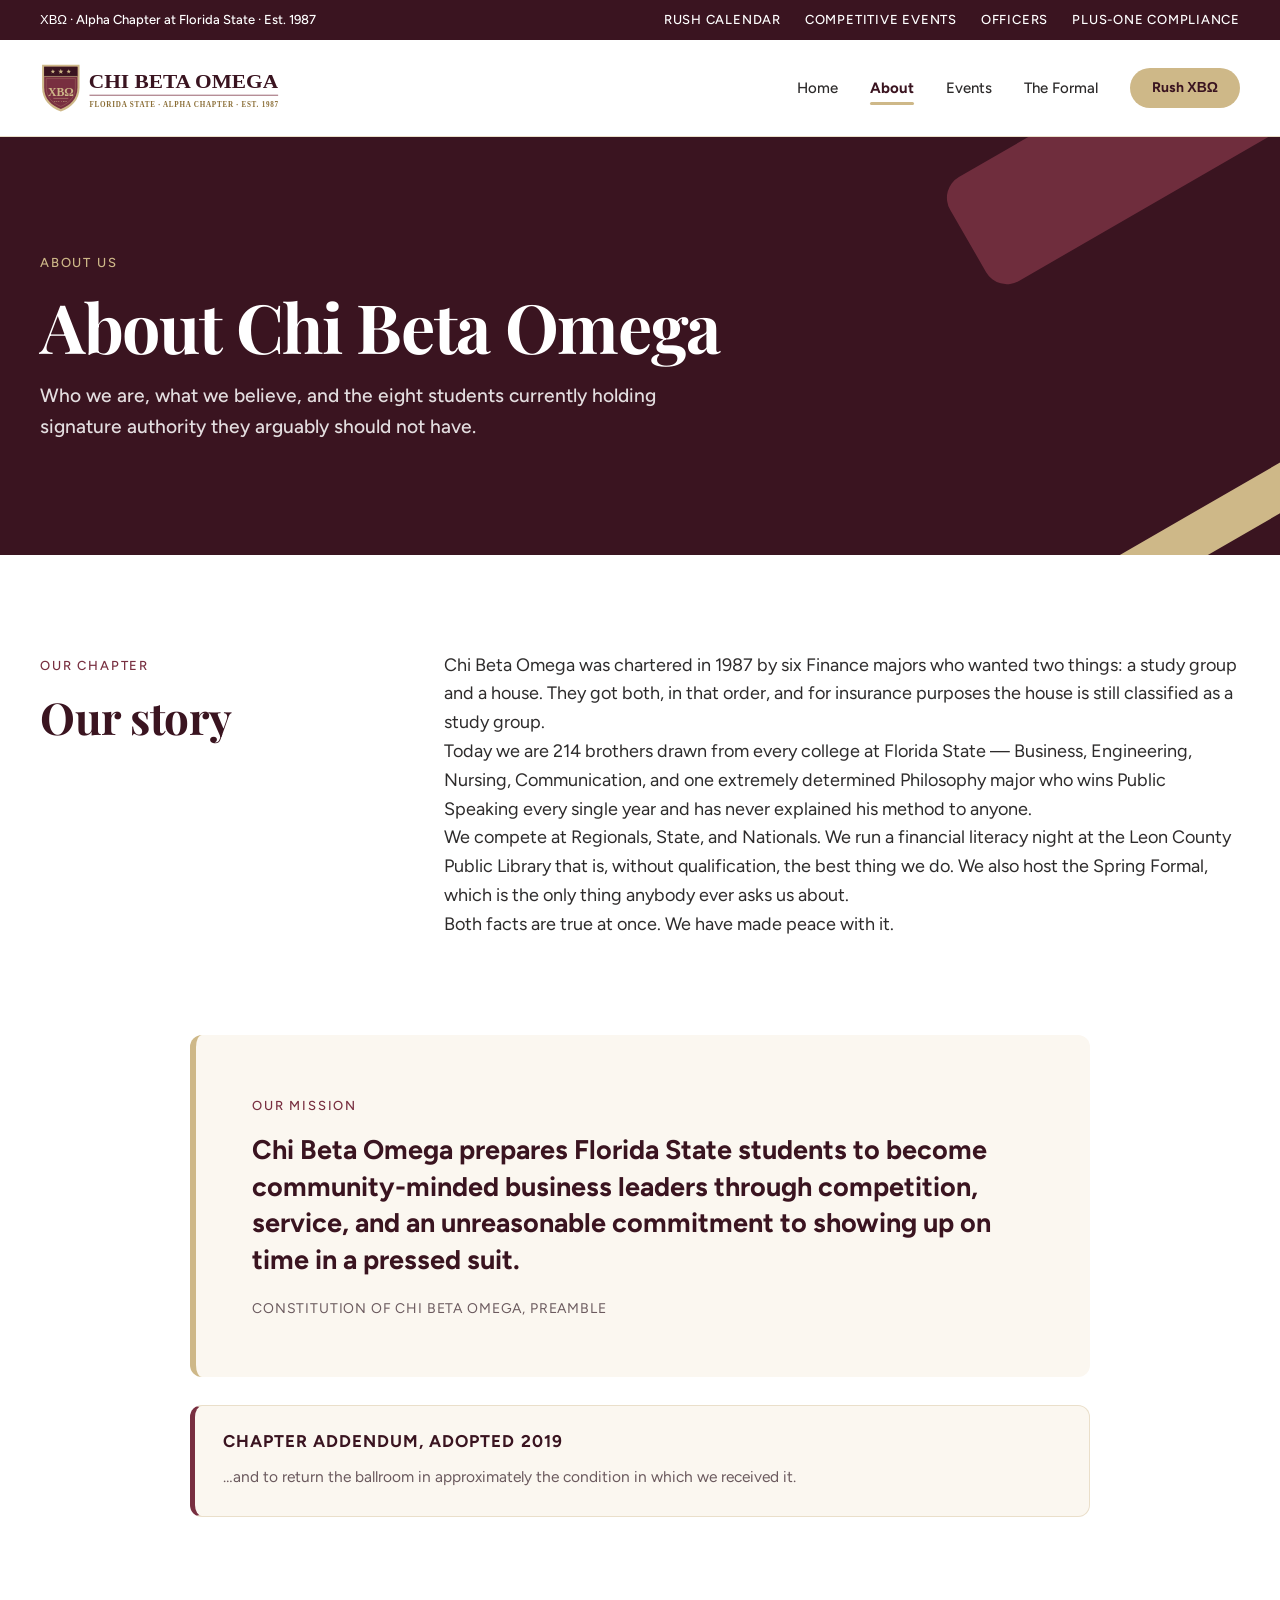
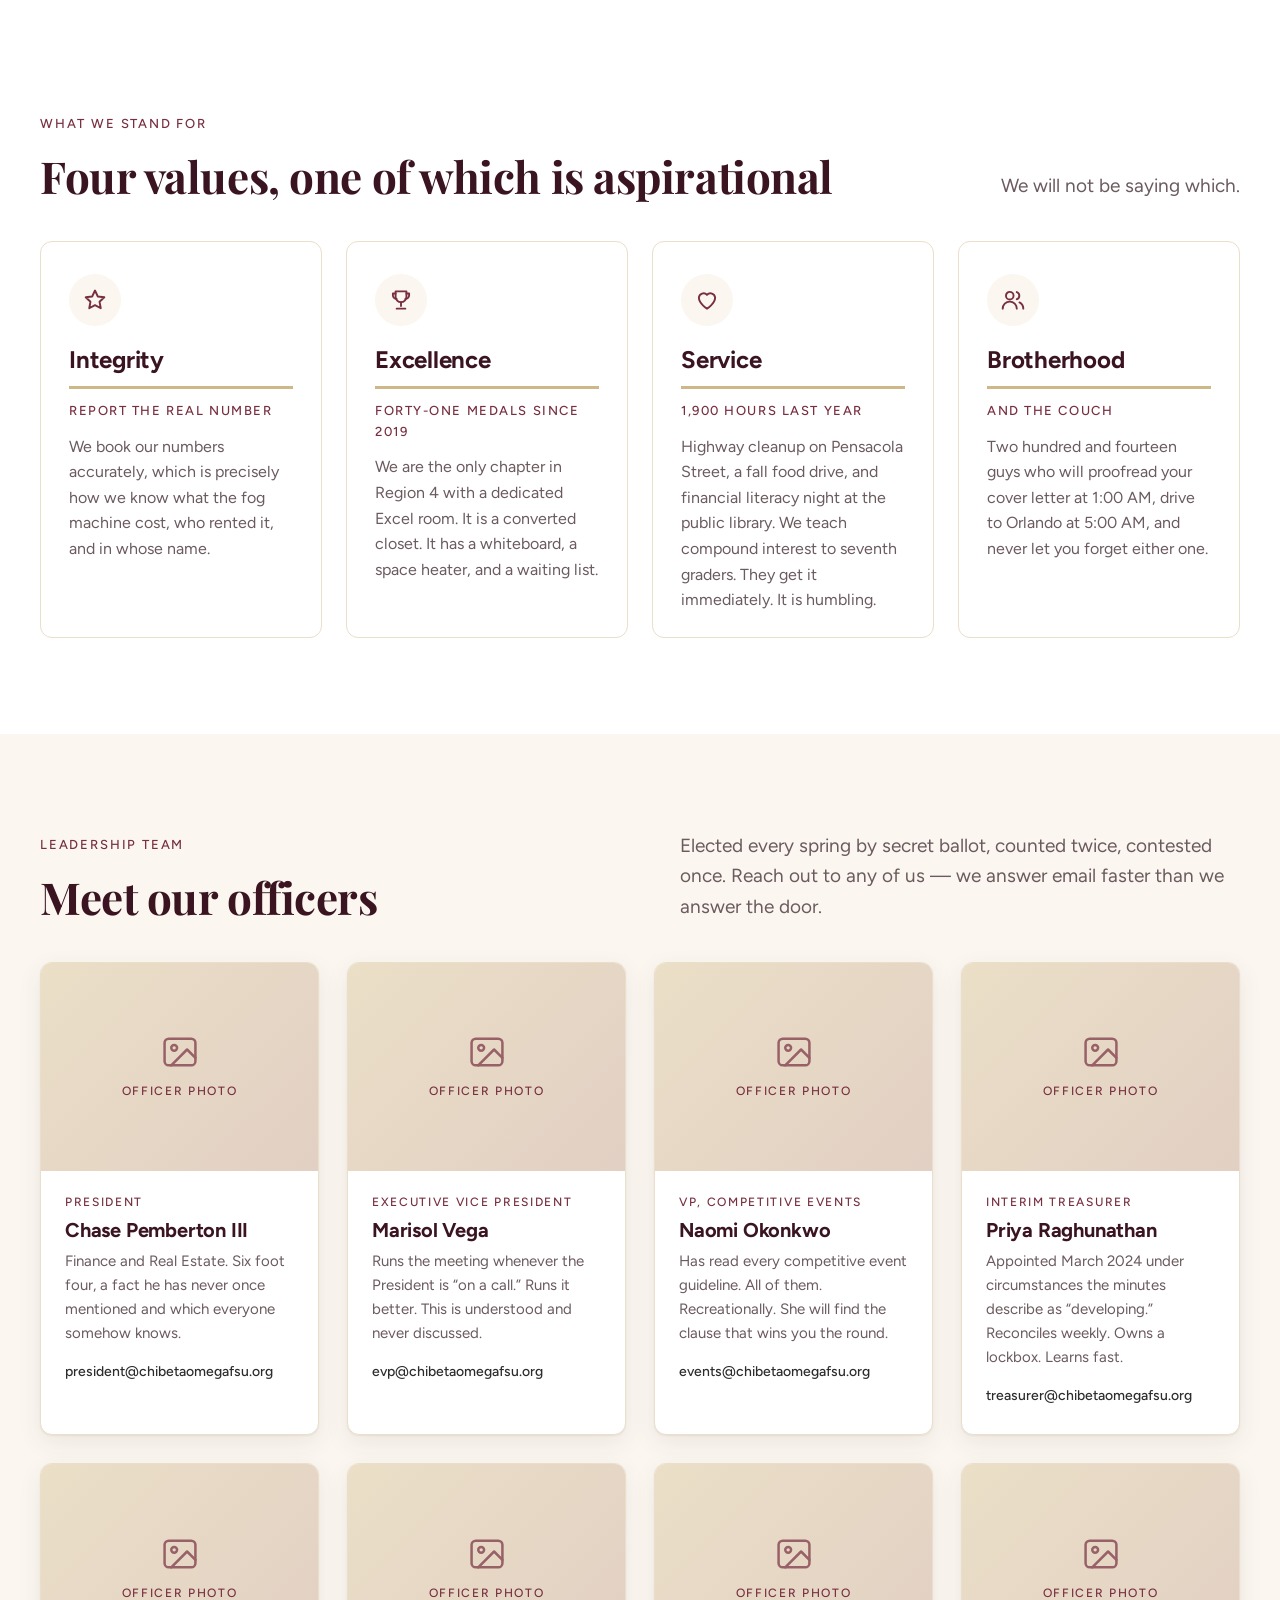
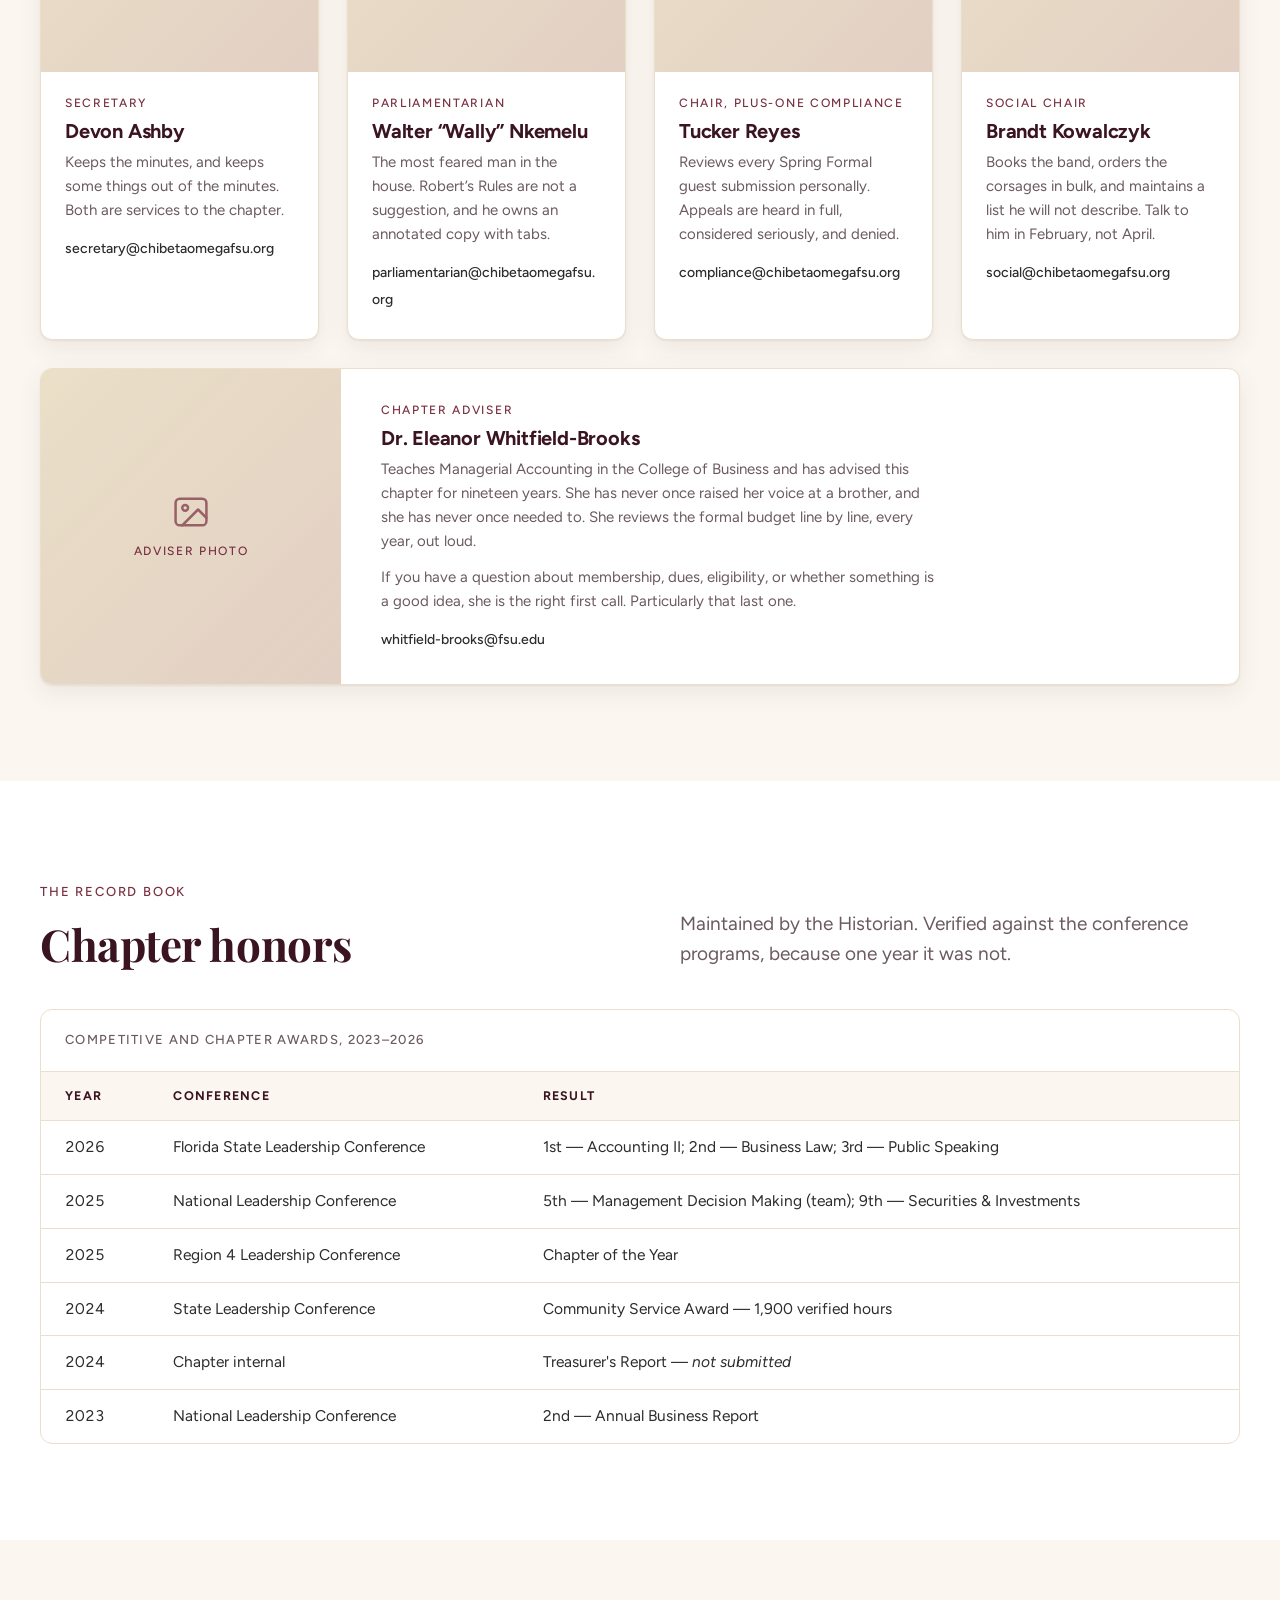
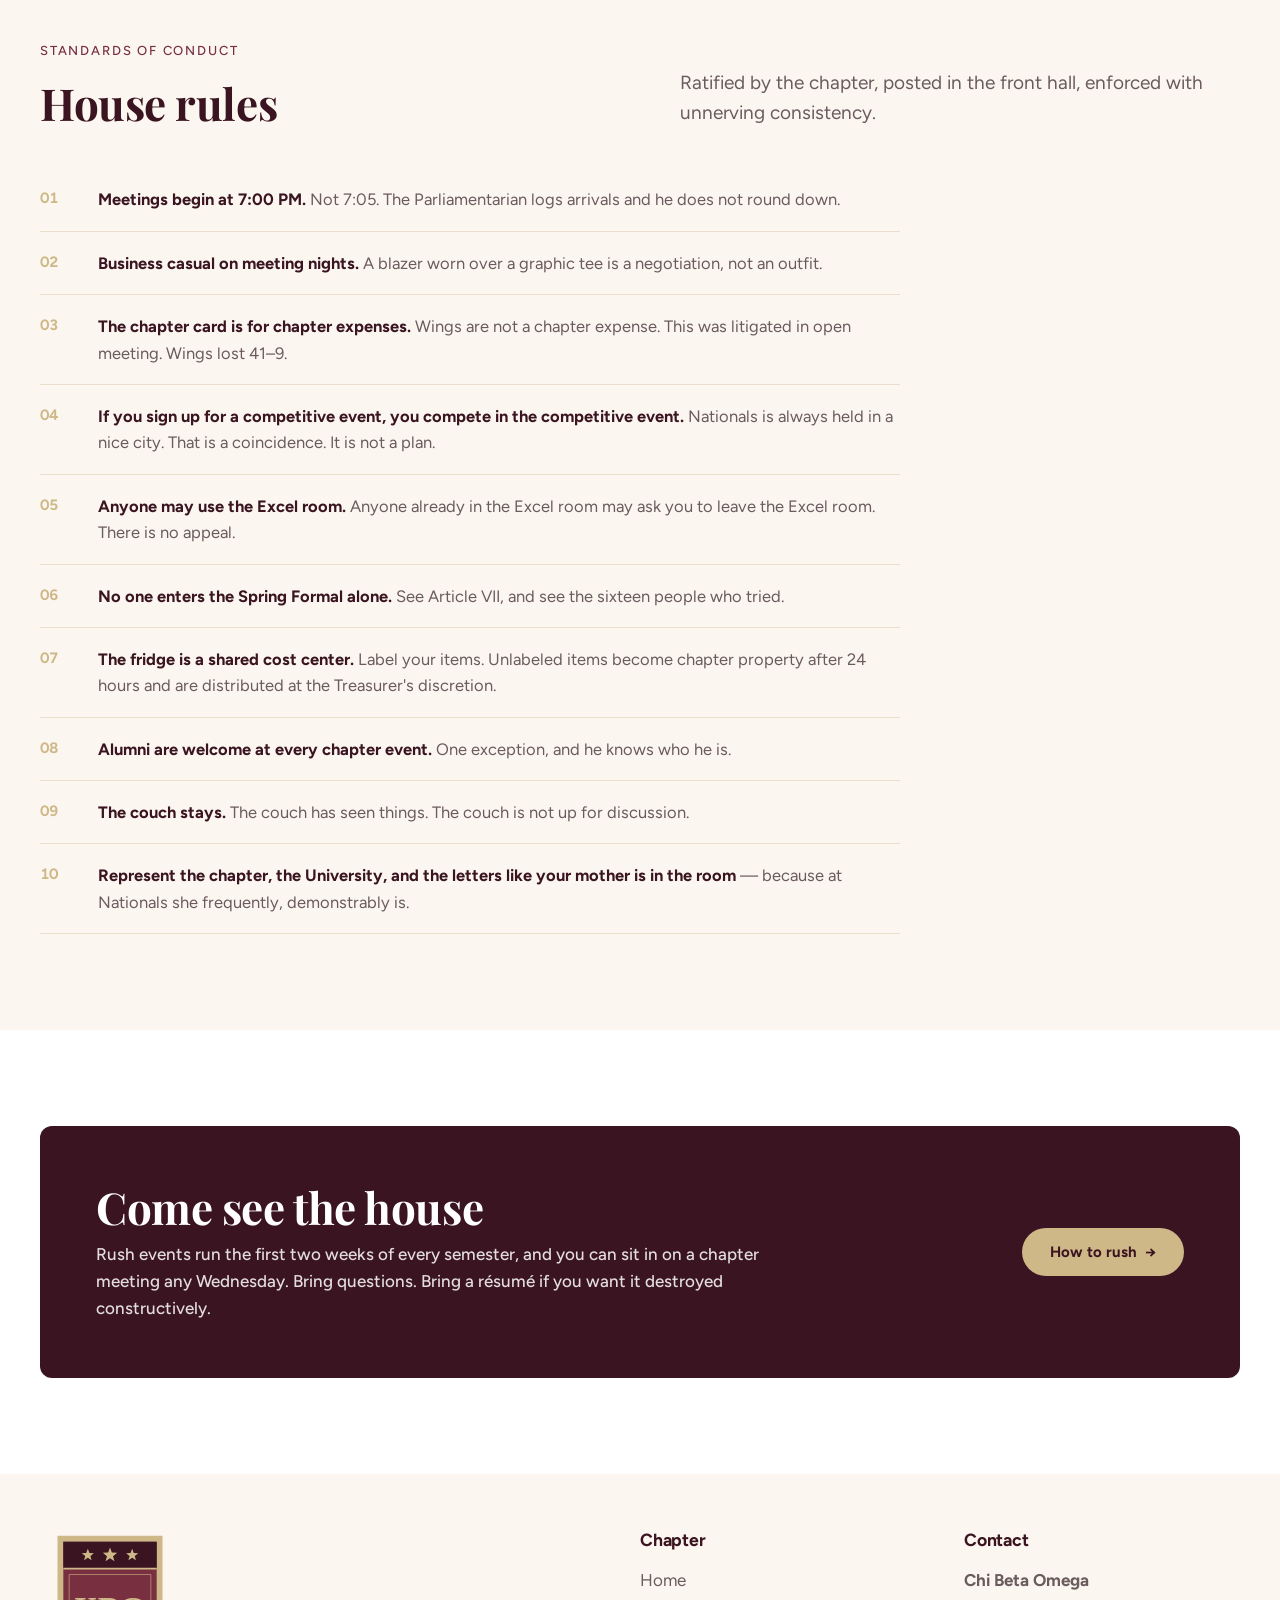
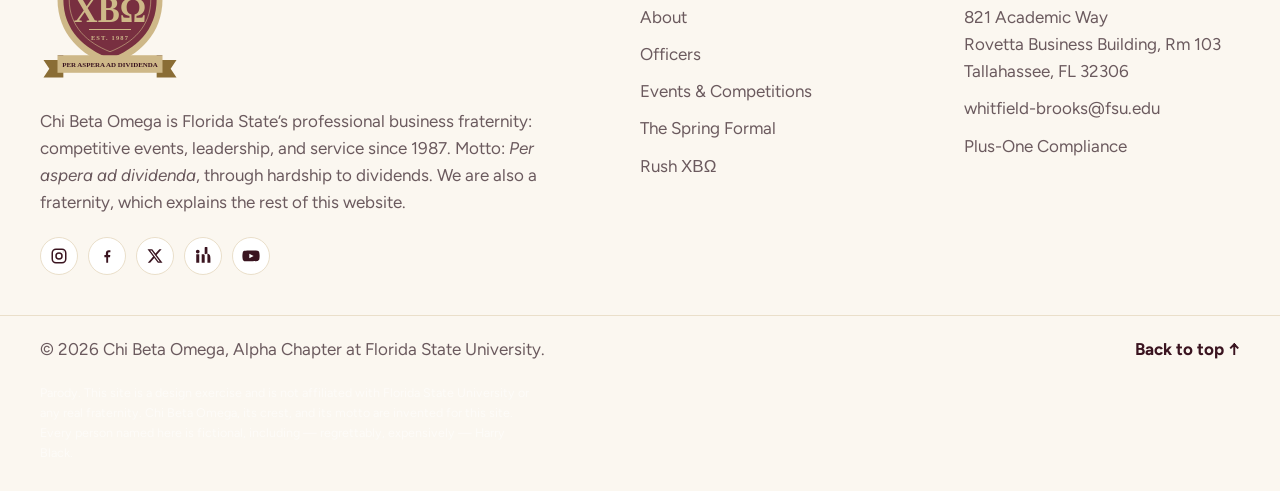
<file: about.html>
<!DOCTYPE html>
<html lang="en">
<head>
  <meta charset="UTF-8">
  <meta name="viewport" content="width=device-width, initial-scale=1.0">
  <title>About | Chi Beta Omega</title>
  <meta name="description" content="The story, values, officers, honors, and house rules of Chi Beta Omega, Florida State's professional business fraternity.">
  <meta name="theme-color" content="#3a1420">

  <link rel="icon" type="image/svg+xml" href="assets/brand/favicon.svg">
  <link rel="apple-touch-icon" href="assets/brand/apple-touch-icon.png">
  <link rel="preconnect" href="https://fonts.googleapis.com">
  <link rel="preconnect" href="https://fonts.gstatic.com" crossorigin>
  <link rel="stylesheet" href="https://fonts.googleapis.com/css2?family=Figtree:ital,wght@0,400;0,500;0,700;1,400;1,700&amp;family=Playfair+Display:wght@700;800&amp;display=swap">
  <link rel="stylesheet" href="css/styles.css">
</head>
<body>

  <svg xmlns="http://www.w3.org/2000/svg" style="display:none">
    <defs>
      <symbol id="i-calendar" viewBox="0 0 24 24" fill="none" stroke="currentColor" stroke-width="1.75" stroke-linecap="round" stroke-linejoin="round"><rect x="3" y="4.5" width="18" height="16.5" rx="2.5"/><path d="M3 9.5h18M8 2.75v3.5M16 2.75v3.5"/></symbol>
      <symbol id="i-trophy" viewBox="0 0 24 24" fill="none" stroke="currentColor" stroke-width="1.75" stroke-linecap="round" stroke-linejoin="round"><path d="M7 4h10v5a5 5 0 0 1-10 0V4z"/><path d="M7 6H4.5v1.5A3.5 3.5 0 0 0 8 11"/><path d="M17 6h2.5v1.5A3.5 3.5 0 0 1 16 11"/><path d="M12 14v3.5M8 20h8"/></symbol>
      <symbol id="i-users" viewBox="0 0 24 24" fill="none" stroke="currentColor" stroke-width="1.75" stroke-linecap="round" stroke-linejoin="round"><circle cx="9" cy="8" r="3.5"/><path d="M2.5 20a6.5 6.5 0 0 1 13 0"/><path d="M15.5 4.7a3.5 3.5 0 0 1 0 6.6M18 14.2a6.5 6.5 0 0 1 3.5 5.8"/></symbol>
      <symbol id="i-user-plus" viewBox="0 0 24 24" fill="none" stroke="currentColor" stroke-width="1.75" stroke-linecap="round" stroke-linejoin="round"><circle cx="10" cy="8" r="3.75"/><path d="M3 20.5a7 7 0 0 1 11.5-5.4"/><path d="M18.5 14v7M15 17.5h7"/></symbol>
      <symbol id="i-briefcase" viewBox="0 0 24 24" fill="none" stroke="currentColor" stroke-width="1.75" stroke-linecap="round" stroke-linejoin="round"><rect x="2.75" y="7" width="18.5" height="13" rx="2.5"/><path d="M8.5 7V5.5a2 2 0 0 1 2-2h3a2 2 0 0 1 2 2V7M2.75 12.5h18.5"/></symbol>
      <symbol id="i-heart" viewBox="0 0 24 24" fill="none" stroke="currentColor" stroke-width="1.75" stroke-linecap="round" stroke-linejoin="round"><path d="M12 20s-7.5-4.6-7.5-10.2A4.3 4.3 0 0 1 12 7.3a4.3 4.3 0 0 1 7.5 2.5C19.5 15.4 12 20 12 20z"/></symbol>
      <symbol id="i-globe" viewBox="0 0 24 24" fill="none" stroke="currentColor" stroke-width="1.75" stroke-linecap="round" stroke-linejoin="round"><circle cx="12" cy="12" r="9.25"/><path d="M2.75 12h18.5M12 2.75c2.6 2.8 3.9 5.9 3.9 9.25S14.6 18.45 12 21.25M12 2.75C9.4 5.55 8.1 8.65 8.1 12s1.3 6.7 3.9 9.5"/></symbol>
      <symbol id="i-star" viewBox="0 0 24 24" fill="none" stroke="currentColor" stroke-width="1.75" stroke-linecap="round" stroke-linejoin="round"><path d="M12 3.25l2.6 5.5 6 .75-4.4 4.15 1.1 5.95L12 16.7l-5.3 2.9 1.1-5.95-4.4-4.15 6-.75L12 3.25z"/></symbol>
      <symbol id="i-plane" viewBox="0 0 24 24" fill="none" stroke="currentColor" stroke-width="1.75" stroke-linecap="round" stroke-linejoin="round"><path d="M21 15.5l-8-4.5V5a1.5 1.5 0 0 0-3 0v6l-7 4.5V18l7-2v4l2 1.5V16l8 2v-2.5z"/></symbol>
      <symbol id="i-pin" viewBox="0 0 24 24" fill="none" stroke="currentColor" stroke-width="1.75" stroke-linecap="round" stroke-linejoin="round"><path d="M12 21.25s-7-6.1-7-11.5a7 7 0 0 1 14 0c0 5.4-7 11.5-7 11.5z"/><circle cx="12" cy="9.75" r="2.5"/></symbol>
      <symbol id="i-clock" viewBox="0 0 24 24" fill="none" stroke="currentColor" stroke-width="1.75" stroke-linecap="round" stroke-linejoin="round"><circle cx="12" cy="12" r="9.25"/><path d="M12 7v5l3.5 2"/></symbol>
      <symbol id="i-mail" viewBox="0 0 24 24" fill="none" stroke="currentColor" stroke-width="1.75" stroke-linecap="round" stroke-linejoin="round"><rect x="2.75" y="5" width="18.5" height="14" rx="2.5"/><path d="M3.5 6.5l8.5 6.5 8.5-6.5"/></symbol>
      <symbol id="i-image" viewBox="0 0 24 24" fill="none" stroke="currentColor" stroke-width="1.5" stroke-linecap="round" stroke-linejoin="round"><rect x="2.75" y="4" width="18.5" height="16" rx="2.5"/><circle cx="8.5" cy="9.5" r="1.75"/><path d="M21.25 15.5l-5-5-9.5 9.5"/></symbol>
      <symbol id="i-chevron" viewBox="0 0 24 24" fill="none" stroke="currentColor" stroke-width="2.25" stroke-linecap="round" stroke-linejoin="round"><path d="M9 5.5l6.5 6.5L9 18.5"/></symbol>
      <symbol id="i-instagram" viewBox="0 0 24 24" fill="none" stroke="currentColor" stroke-width="2"><rect x="3" y="3" width="18" height="18" rx="5"/><circle cx="12" cy="12" r="4"/><circle cx="17.5" cy="6.5" r="0.6" fill="currentColor" stroke="none"/></symbol>
      <symbol id="i-facebook" viewBox="0 0 24 24" fill="currentColor"><path d="M13.5 21v-7.5h2.5l.4-3h-2.9V8.6c0-.87.25-1.46 1.5-1.46h1.55V4.46a20.6 20.6 0 0 0-2.25-.12c-2.25 0-3.8 1.37-3.8 3.9v2.26H8.5v3h2.5V21h2.5z"/></symbol>
      <symbol id="i-x" viewBox="0 0 24 24" fill="currentColor"><path d="M17.75 3h3.07l-6.7 7.66L22 21h-6.17l-4.83-6.32L5.47 21H2.4l7.17-8.2L2 3h6.33l4.37 5.77L17.75 3zm-1.08 16.2h1.7L7.4 4.7H5.58l11.09 14.5z"/></symbol>
      <symbol id="i-linkedin" viewBox="0 0 24 24" fill="currentColor"><path d="M4.98 3.5a2.5 2.5 0 1 1 0 5 2.5 2.5 0 0 1 0-5zM3 9.5h4V21H3V9.5zm6.5 0h3.8v1.6h.05c.53-1 1.83-2.05 3.77-2.05 4.03 0 4.78 2.65 4.78 6.1V21h-4v-19.1c0-1.22-.02-2.78-1.7-2.78-1.7 0-1.96 1.33-1.96 2.7V21h-4V9.5z"/></symbol>
      <symbol id="i-youtube" viewBox="0 0 24 24" fill="currentColor"><path d="M23 7.2a3 3 0 0 0-2.1-2.1C19 4.6 12 4.6 12 4.6s-7 0-8.9.5A3 3 0 0 0 1 7.2 31 31 0 0 0 .5 12a31 31 0 0 0 .5 4.8 3 3 0 0 0 2.1 2.1C5 19 12 19 12 19s7 0 8.9-.5A3 3 0 0 0 23 16.8 31 31 0 0 0 23.5 12a31 31 0 0 0-.5-4.8zM9.75 15.02V8.98L15.5 12l-5.75 3.02z"/></symbol>
    </defs>
  </svg>

  <a class="skip-link" href="#main">Skip to content</a>

  <div class="utility-bar">
    <div class="container utility-bar__inner">
      <p>&Chi;&Beta;&Omega; &middot; Alpha Chapter at Florida State &middot; Est. 1987</p>
      <ul class="utility-bar__links">
        <li><a href="join.html">Rush Calendar</a></li>
        <li><a href="events.html#competitive-events">Competitive Events</a></li>
        <li><a href="about.html#officers">Officers</a></li>
        <li><a href="formal.html#checker">Plus-One Compliance</a></li>
      </ul>
    </div>
  </div>

  <header class="site-header">
    <nav class="container nav" aria-label="Main">
      <a class="brand" href="index.html">
        <img class="brand__logo" src="assets/brand/wordmark.svg" width="640" height="142" alt="Chi Beta Omega">
      </a>
      <button class="nav__toggle" type="button" aria-expanded="false" aria-controls="nav-links" aria-label="Open menu">
        <span></span><span></span><span></span>
      </button>
      <ul class="nav__links" id="nav-links">
        <li><a href="index.html">Home</a></li>
        <li><a href="about.html" aria-current="page">About</a></li>
        <li><a href="events.html">Events</a></li>
        <li><a href="formal.html">The Formal</a></li>
        <li><a class="btn btn--gold btn--sm" href="join.html">Rush &Chi;&Beta;&Omega;</a></li>
      </ul>
    </nav>
  </header>

  <main id="main">
    <section class="page-banner">
      <div class="container">
        <span class="eyebrow">About us</span>
        <h1 class="display">About Chi Beta Omega</h1>
        <p>Who we are, what we believe, and the eight students currently holding signature authority they arguably should not have.</p>
      </div>
    </section>

    <section class="section">
      <div class="container split">
        <div>
          <span class="eyebrow">Our chapter</span>
          <h2 class="h2">Our story</h2>
        </div>
        <div class="split__body">
          <p>Chi Beta Omega was chartered in 1987 by six Finance majors who wanted two things: a study group and a house. They got both, in that order, and for insurance purposes the house is still classified as a study group.</p>
          <p>Today we are 214 brothers drawn from every college at Florida State &mdash; Business, Engineering, Nursing, Communication, and one extremely determined Philosophy major who wins Public Speaking every single year and has never explained his method to anyone.</p>
          <p>We compete at Regionals, State, and Nationals. We run a financial literacy night at the Leon County Public Library that is, without qualification, the best thing we do. We also host the Spring Formal, which is the only thing anybody ever asks us about.</p>
          <p>Both facts are true at once. We have made peace with it.</p>
        </div>
      </div>
    </section>

    <section class="section section--tight">
      <div class="container">
        <div class="mission">
          <span class="eyebrow">Our mission</span>
          <blockquote>
            <p>Chi Beta Omega prepares Florida State students to become community-minded business leaders through competition, service, and an unreasonable commitment to showing up on time in a pressed suit.</p>
          </blockquote>
          <cite>Constitution of Chi Beta Omega, Preamble</cite>
        </div>
        <div class="notice notice--garnet" style="max-width:900px;margin:28px auto 0;">
          <h3>Chapter addendum, adopted 2019</h3>
          <p>&hellip;and to return the ballroom in approximately the condition in which we received it.</p>
        </div>
      </div>
    </section>

    <section class="section">
      <div class="container">
        <div class="section__head">
          <div>
            <span class="eyebrow">What we stand for</span>
            <h2 class="h2">Four values, one of which is aspirational</h2>
          </div>
          <p class="lead">We will not be saying which.</p>
        </div>
        <div class="card-grid">
          <article class="card">
            <span class="card__icon"><svg aria-hidden="true"><use href="#i-star"/></svg></span>
            <h3 class="card__title">Integrity</h3>
            <p class="card__sub">Report the real number</p>
            <p class="card__body">We book our numbers accurately, which is precisely how we know what the fog machine cost, who rented it, and in whose name.</p>
          </article>
          <article class="card">
            <span class="card__icon"><svg aria-hidden="true"><use href="#i-trophy"/></svg></span>
            <h3 class="card__title">Excellence</h3>
            <p class="card__sub">Forty-one medals since 2019</p>
            <p class="card__body">We are the only chapter in Region 4 with a dedicated Excel room. It is a converted closet. It has a whiteboard, a space heater, and a waiting list.</p>
          </article>
          <article class="card">
            <span class="card__icon"><svg aria-hidden="true"><use href="#i-heart"/></svg></span>
            <h3 class="card__title">Service</h3>
            <p class="card__sub">1,900 hours last year</p>
            <p class="card__body">Highway cleanup on Pensacola Street, a fall food drive, and financial literacy night at the public library. We teach compound interest to seventh graders. They get it immediately. It is humbling.</p>
          </article>
          <article class="card">
            <span class="card__icon"><svg aria-hidden="true"><use href="#i-users"/></svg></span>
            <h3 class="card__title">Brotherhood</h3>
            <p class="card__sub">And the couch</p>
            <p class="card__body">Two hundred and fourteen guys who will proofread your cover letter at 1:00 AM, drive to Orlando at 5:00 AM, and never let you forget either one.</p>
          </article>
        </div>
      </div>
    </section>

    <section class="section section--tint" id="officers">
      <div class="container">
        <div class="section__head">
          <div>
            <span class="eyebrow">Leadership team</span>
            <h2 class="h2">Meet our officers</h2>
          </div>
          <p class="lead">Elected every spring by secret ballot, counted twice, contested once. Reach out to any of us &mdash; we answer email faster than we answer the door.</p>
        </div>
        <div class="officer-grid">
          <article class="officer">
            <div class="photo" role="img" aria-label="Photo placeholder: Officer photo"><div><svg aria-hidden="true"><use href="#i-image"/></svg>Officer photo</div></div>
            <div class="officer__body">
              <p class="officer__role">President</p>
              <h3 class="officer__name">Chase Pemberton III</h3>
              <p>Finance and Real Estate. Six foot four, a fact he has never once mentioned and which everyone somehow knows.</p>
              <a class="officer__email" href="mailto:president@chibetaomegafsu.org">president@chibetaomegafsu.org</a>
            </div>
          </article>
          <article class="officer">
            <div class="photo" role="img" aria-label="Photo placeholder: Officer photo"><div><svg aria-hidden="true"><use href="#i-image"/></svg>Officer photo</div></div>
            <div class="officer__body">
              <p class="officer__role">Executive Vice President</p>
              <h3 class="officer__name">Marisol Vega</h3>
              <p>Runs the meeting whenever the President is &ldquo;on a call.&rdquo; Runs it better. This is understood and never discussed.</p>
              <a class="officer__email" href="mailto:evp@chibetaomegafsu.org">evp@chibetaomegafsu.org</a>
            </div>
          </article>
          <article class="officer">
            <div class="photo" role="img" aria-label="Photo placeholder: Officer photo"><div><svg aria-hidden="true"><use href="#i-image"/></svg>Officer photo</div></div>
            <div class="officer__body">
              <p class="officer__role">VP, Competitive Events</p>
              <h3 class="officer__name">Naomi Okonkwo</h3>
              <p>Has read every competitive event guideline. All of them. Recreationally. She will find the clause that wins you the round.</p>
              <a class="officer__email" href="mailto:events@chibetaomegafsu.org">events@chibetaomegafsu.org</a>
            </div>
          </article>
          <article class="officer">
            <div class="photo" role="img" aria-label="Photo placeholder: Officer photo"><div><svg aria-hidden="true"><use href="#i-image"/></svg>Officer photo</div></div>
            <div class="officer__body">
              <p class="officer__role">Interim Treasurer</p>
              <h3 class="officer__name">Priya Raghunathan</h3>
              <p>Appointed March 2024 under circumstances the minutes describe as &ldquo;developing.&rdquo; Reconciles weekly. Owns a lockbox. Learns fast.</p>
              <a class="officer__email" href="mailto:treasurer@chibetaomegafsu.org">treasurer@chibetaomegafsu.org</a>
            </div>
          </article>
          <article class="officer">
            <div class="photo" role="img" aria-label="Photo placeholder: Officer photo"><div><svg aria-hidden="true"><use href="#i-image"/></svg>Officer photo</div></div>
            <div class="officer__body">
              <p class="officer__role">Secretary</p>
              <h3 class="officer__name">Devon Ashby</h3>
              <p>Keeps the minutes, and keeps some things out of the minutes. Both are services to the chapter.</p>
              <a class="officer__email" href="mailto:secretary@chibetaomegafsu.org">secretary@chibetaomegafsu.org</a>
            </div>
          </article>
          <article class="officer">
            <div class="photo" role="img" aria-label="Photo placeholder: Officer photo"><div><svg aria-hidden="true"><use href="#i-image"/></svg>Officer photo</div></div>
            <div class="officer__body">
              <p class="officer__role">Parliamentarian</p>
              <h3 class="officer__name">Walter &ldquo;Wally&rdquo; Nkemelu</h3>
              <p>The most feared man in the house. Robert&rsquo;s Rules are not a suggestion, and he owns an annotated copy with tabs.</p>
              <a class="officer__email" href="mailto:parliamentarian@chibetaomegafsu.org">parliamentarian@chibetaomegafsu.org</a>
            </div>
          </article>
          <article class="officer">
            <div class="photo" role="img" aria-label="Photo placeholder: Officer photo"><div><svg aria-hidden="true"><use href="#i-image"/></svg>Officer photo</div></div>
            <div class="officer__body">
              <p class="officer__role">Chair, Plus-One Compliance</p>
              <h3 class="officer__name">Tucker Reyes</h3>
              <p>Reviews every Spring Formal guest submission personally. Appeals are heard in full, considered seriously, and denied.</p>
              <a class="officer__email" href="mailto:compliance@chibetaomegafsu.org">compliance@chibetaomegafsu.org</a>
            </div>
          </article>
          <article class="officer">
            <div class="photo" role="img" aria-label="Photo placeholder: Officer photo"><div><svg aria-hidden="true"><use href="#i-image"/></svg>Officer photo</div></div>
            <div class="officer__body">
              <p class="officer__role">Social Chair</p>
              <h3 class="officer__name">Brandt Kowalczyk</h3>
              <p>Books the band, orders the corsages in bulk, and maintains a list he will not describe. Talk to him in February, not April.</p>
              <a class="officer__email" href="mailto:social@chibetaomegafsu.org">social@chibetaomegafsu.org</a>
            </div>
          </article>
          <article class="officer officer--adviser">
            <div class="photo" role="img" aria-label="Photo placeholder: Adviser photo"><div><svg aria-hidden="true"><use href="#i-image"/></svg>Adviser photo</div></div>
            <div class="officer__body">
              <p class="officer__role">Chapter Adviser</p>
              <h3 class="officer__name">Dr. Eleanor Whitfield-Brooks</h3>
              <p>Teaches Managerial Accounting in the College of Business and has advised this chapter for nineteen years. She has never once raised her voice at a brother, and she has never once needed to. She reviews the formal budget line by line, every year, out loud.</p>
              <p>If you have a question about membership, dues, eligibility, or whether something is a good idea, she is the right first call. Particularly that last one.</p>
              <a class="officer__email" href="mailto:whitfield-brooks@fsu.edu">whitfield-brooks@fsu.edu</a>
            </div>
          </article>
        </div>
      </div>
    </section>

    <section class="section">
      <div class="container">
        <div class="section__head">
          <div>
            <span class="eyebrow">The record book</span>
            <h2 class="h2">Chapter honors</h2>
          </div>
          <p class="lead">Maintained by the Historian. Verified against the conference programs, because one year it was not.</p>
        </div>
        <div class="table-wrap">
          <table class="table">
            <caption>Competitive and chapter awards, 2023&ndash;2026</caption>
            <thead>
              <tr><th scope="col">Year</th><th scope="col">Conference</th><th scope="col">Result</th></tr>
            </thead>
            <tbody>
            <tr><td class="num">2026</td><td>Florida State Leadership Conference</td><td>1st &mdash; Accounting II; 2nd &mdash; Business Law; 3rd &mdash; Public Speaking</td></tr>
            <tr><td class="num">2025</td><td>National Leadership Conference</td><td>5th &mdash; Management Decision Making (team); 9th &mdash; Securities &amp; Investments</td></tr>
            <tr><td class="num">2025</td><td>Region 4 Leadership Conference</td><td>Chapter of the Year</td></tr>
            <tr><td class="num">2024</td><td>State Leadership Conference</td><td>Community Service Award &mdash; 1,900 verified hours</td></tr>
            <tr><td class="num">2024</td><td>Chapter internal</td><td>Treasurer's Report &mdash; <em>not submitted</em></td></tr>
            <tr><td class="num">2023</td><td>National Leadership Conference</td><td>2nd &mdash; Annual Business Report</td></tr>
            </tbody>
          </table>
        </div>
      </div>
    </section>

    <section class="section section--tint">
      <div class="container">
        <div class="section__head">
          <div>
            <span class="eyebrow">Standards of conduct</span>
            <h2 class="h2">House rules</h2>
          </div>
          <p class="lead">Ratified by the chapter, posted in the front hall, enforced with unnerving consistency.</p>
        </div>
        <ol class="rules">
          <li><strong>Meetings begin at 7:00 PM.</strong> Not 7:05. The Parliamentarian logs arrivals and he does not round down.</li>
          <li><strong>Business casual on meeting nights.</strong> A blazer worn over a graphic tee is a negotiation, not an outfit.</li>
          <li><strong>The chapter card is for chapter expenses.</strong> Wings are not a chapter expense. This was litigated in open meeting. Wings lost 41&ndash;9.</li>
          <li><strong>If you sign up for a competitive event, you compete in the competitive event.</strong> Nationals is always held in a nice city. That is a coincidence. It is not a plan.</li>
          <li><strong>Anyone may use the Excel room.</strong> Anyone already in the Excel room may ask you to leave the Excel room. There is no appeal.</li>
          <li><strong>No one enters the Spring Formal alone.</strong> See Article VII, and see the sixteen people who tried.</li>
          <li><strong>The fridge is a shared cost center.</strong> Label your items. Unlabeled items become chapter property after 24 hours and are distributed at the Treasurer's discretion.</li>
          <li><strong>Alumni are welcome at every chapter event.</strong> One exception, and he knows who he is.</li>
          <li><strong>The couch stays.</strong> The couch has seen things. The couch is not up for discussion.</li>
          <li><strong>Represent the chapter, the University, and the letters like your mother is in the room</strong> &mdash; because at Nationals she frequently, demonstrably is.</li>
        </ol>
      </div>
    </section>

    <section class="section">
      <div class="container">
        <div class="cta">
          <div>
            <h2 class="h2">Come see the house</h2>
            <p>Rush events run the first two weeks of every semester, and you can sit in on a chapter meeting any Wednesday. Bring questions. Bring a r&eacute;sum&eacute; if you want it destroyed constructively.</p>
          </div>
          <a class="btn btn--gold" href="join.html">How to rush <span class="arrow" aria-hidden="true">&rarr;</span></a>
        </div>
      </div>
    </section>
  </main>

  <footer class="site-footer">
    <div class="container footer__main">
      <div class="footer__brand">
        <img class="footer__logo" src="assets/brand/crest.svg" width="240" height="270" alt="Chi Beta Omega crest: Per Aspera ad Dividenda">
        <p class="footer__tagline">Chi Beta Omega is Florida State&rsquo;s professional business fraternity: competitive events, leadership, and service since 1987. Motto: <em>Per aspera ad dividenda</em>, through hardship to dividends. We are also a fraternity, which explains the rest of this website.</p>
        <ul class="social" aria-label="Social media">
          <li><a href="#" aria-label="Instagram"><svg aria-hidden="true"><use href="#i-instagram"/></svg></a></li>
          <li><a href="#" aria-label="Facebook"><svg aria-hidden="true"><use href="#i-facebook"/></svg></a></li>
          <li><a href="#" aria-label="X"><svg aria-hidden="true"><use href="#i-x"/></svg></a></li>
          <li><a href="#" aria-label="LinkedIn"><svg aria-hidden="true"><use href="#i-linkedin"/></svg></a></li>
          <li><a href="#" aria-label="YouTube"><svg aria-hidden="true"><use href="#i-youtube"/></svg></a></li>
        </ul>
      </div>
      <div>
        <h2 class="footer__heading">Chapter</h2>
        <ul class="footer__list">
          <li><a href="index.html">Home</a></li>
          <li><a href="about.html">About</a></li>
          <li><a href="about.html#officers">Officers</a></li>
          <li><a href="events.html">Events &amp; Competitions</a></li>
          <li><a href="formal.html">The Spring Formal</a></li>
          <li><a href="join.html">Rush &Chi;&Beta;&Omega;</a></li>
        </ul>
      </div>
      <div>
        <h2 class="footer__heading">Contact</h2>
        <ul class="footer__list">
          <li><strong>Chi Beta Omega</strong></li>
          <li>821 Academic Way<br>Rovetta Business Building, Rm 103<br>Tallahassee, FL 32306</li>
          <li><a href="mailto:whitfield-brooks@fsu.edu">whitfield-brooks@fsu.edu</a></li>
          <li><a href="formal.html#checker">Plus-One Compliance</a></li>
        </ul>
      </div>
    </div>
    <div class="footer__bottom">
      <div class="container">
        <p>&copy; <span data-year>2026</span> Chi Beta Omega, Alpha Chapter at Florida State University.</p>
        <a href="#main">Back to top &uarr;</a>
      </div>
      <div class="container">
        <p class="footer__fine">Parody. This site is a design exercise and is not affiliated with Florida State University or any real fraternity. Chi Beta Omega, its crest, and its motto are invented for this site. Every person named here is fictional, including &mdash; regrettably, expensively &mdash; Harry Black.</p>
      </div>
    </div>
  </footer>

  <script src="js/main.js"></script>
</body>
</html>
</file>
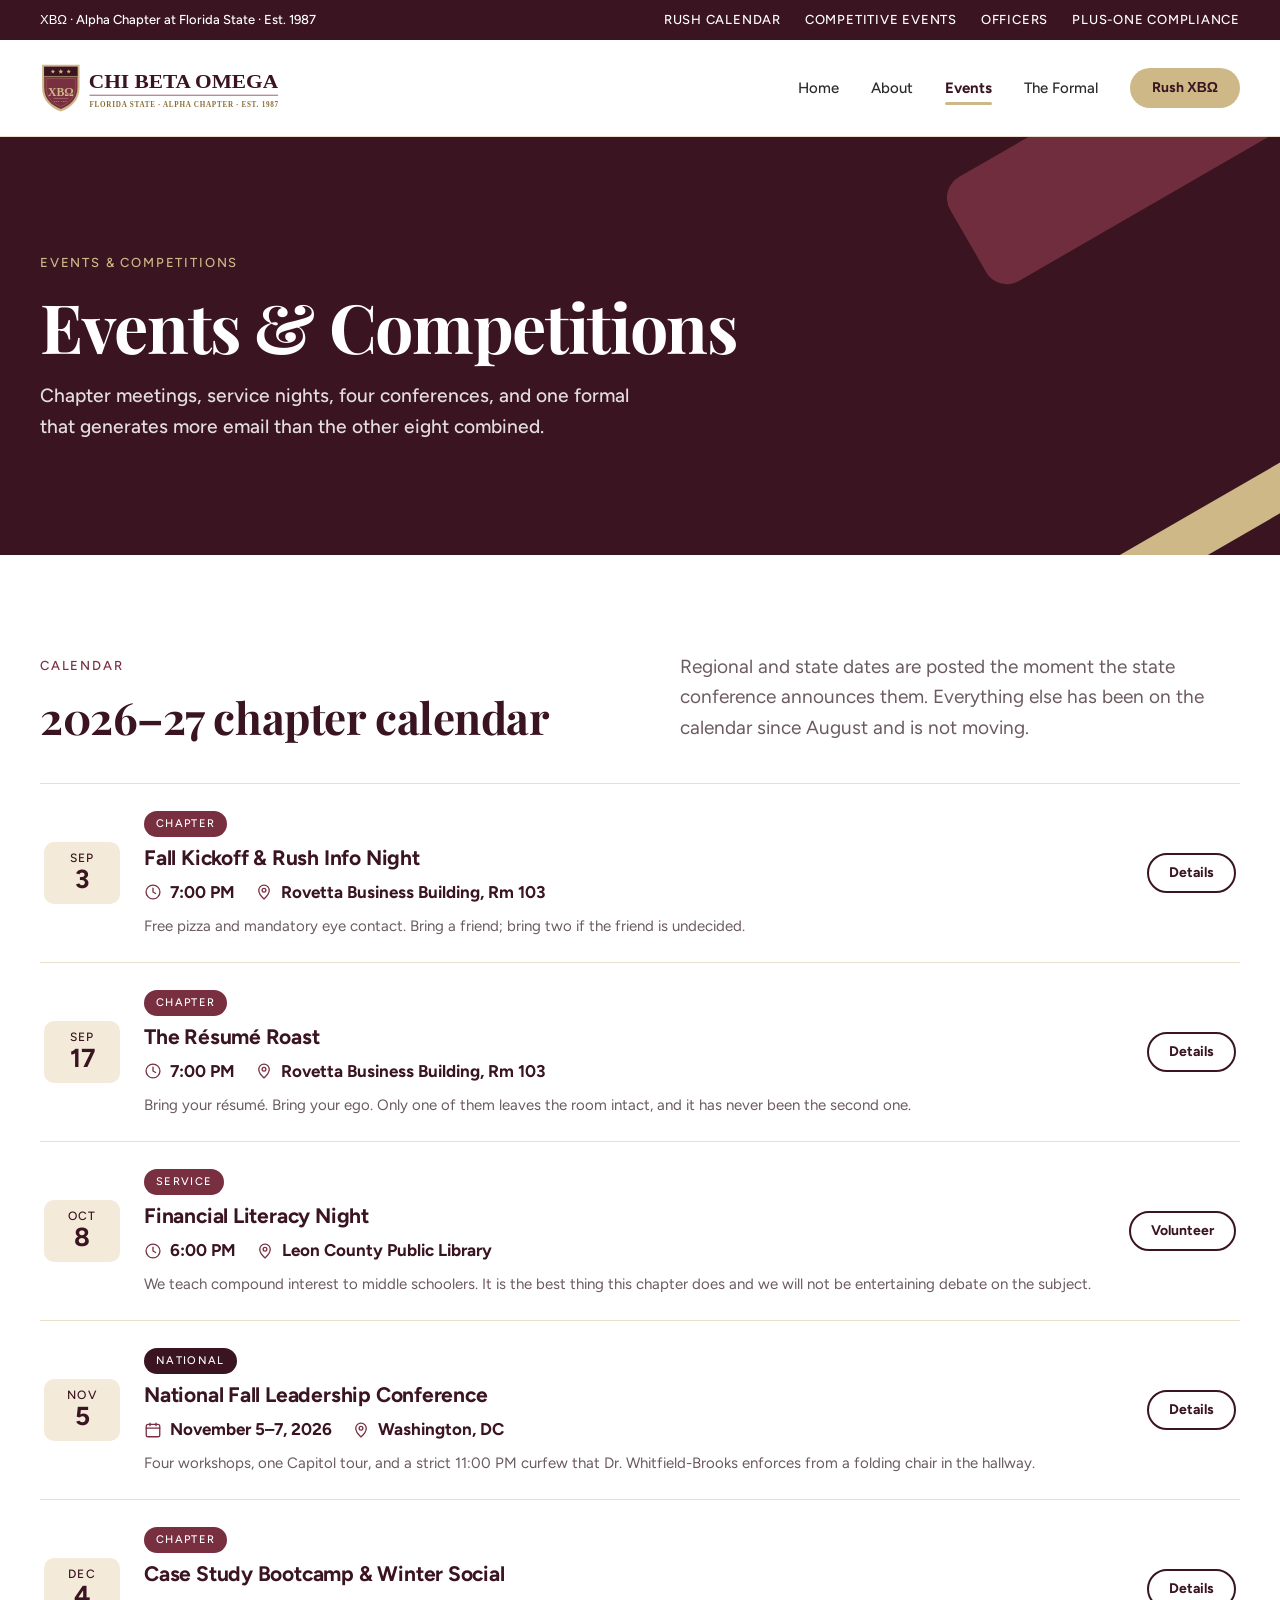
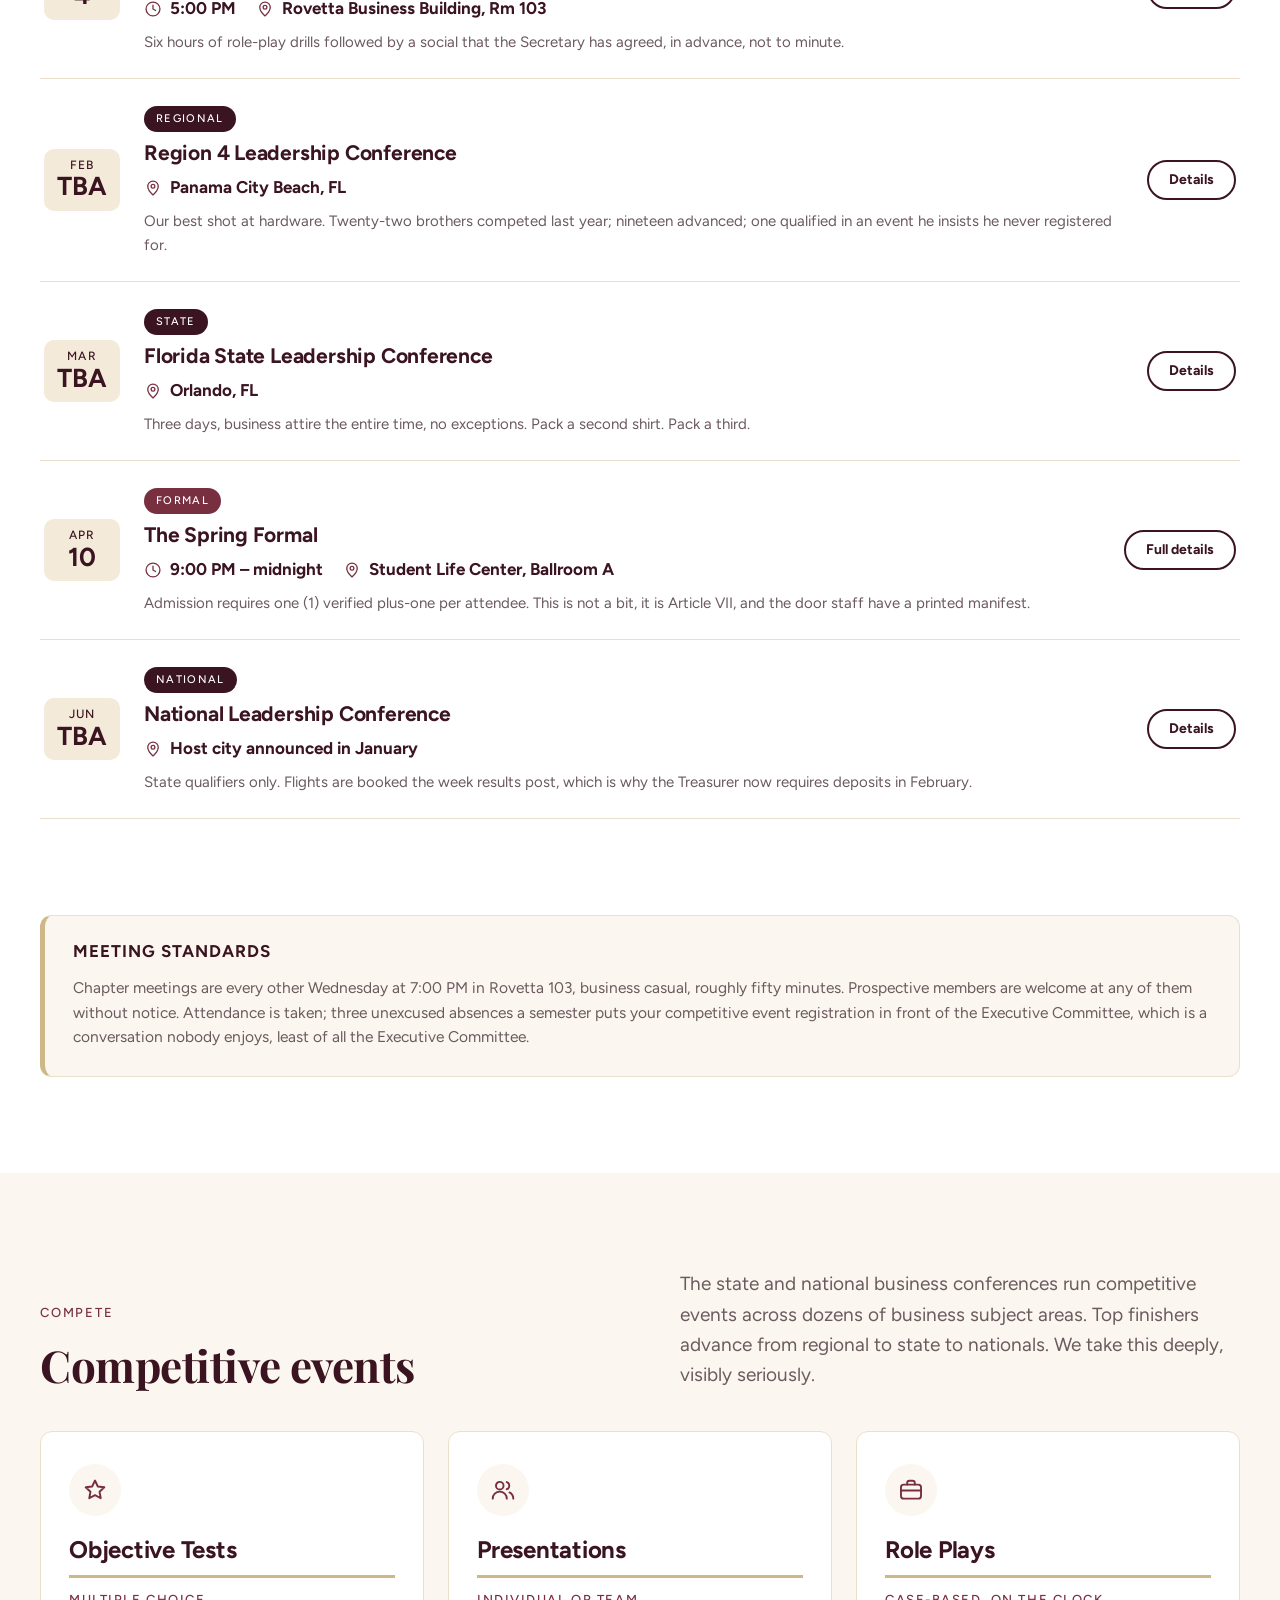
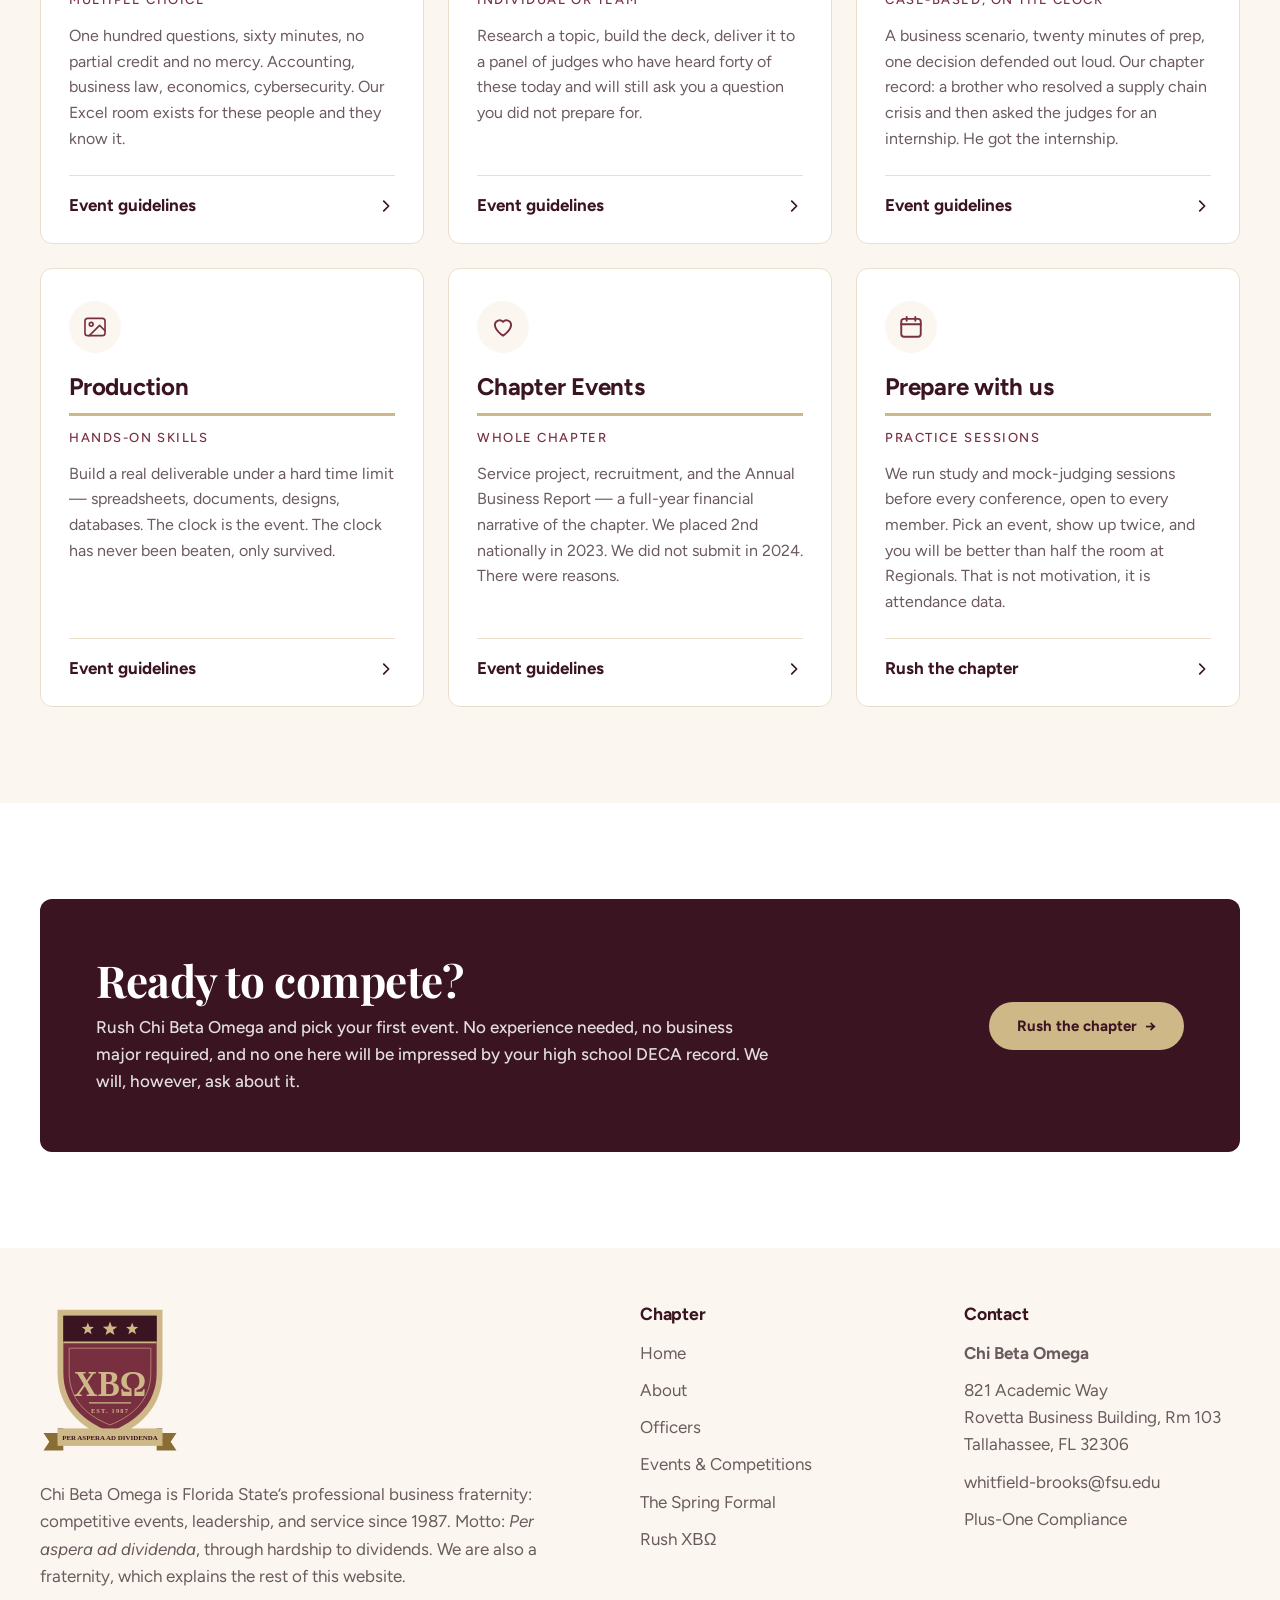
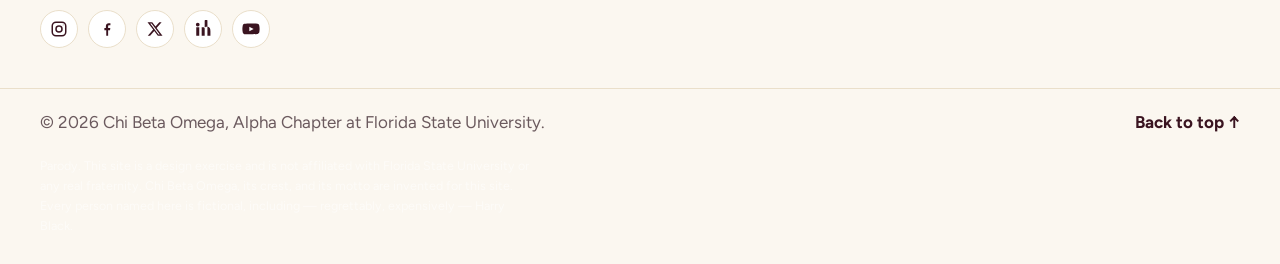
<file: events.html>
<!DOCTYPE html>
<html lang="en">
<head>
  <meta charset="UTF-8">
  <meta name="viewport" content="width=device-width, initial-scale=1.0">
  <title>Events &amp; Competitions | Chi Beta Omega</title>
  <meta name="description" content="The 2026-27 chapter calendar, conference schedule, and competitive event categories for Chi Beta Omega.">
  <meta name="theme-color" content="#3a1420">

  <link rel="icon" type="image/svg+xml" href="assets/brand/favicon.svg">
  <link rel="apple-touch-icon" href="assets/brand/apple-touch-icon.png">
  <link rel="preconnect" href="https://fonts.googleapis.com">
  <link rel="preconnect" href="https://fonts.gstatic.com" crossorigin>
  <link rel="stylesheet" href="https://fonts.googleapis.com/css2?family=Figtree:ital,wght@0,400;0,500;0,700;1,400;1,700&amp;family=Playfair+Display:wght@700;800&amp;display=swap">
  <link rel="stylesheet" href="css/styles.css">
</head>
<body>

  <svg xmlns="http://www.w3.org/2000/svg" style="display:none">
    <defs>
      <symbol id="i-calendar" viewBox="0 0 24 24" fill="none" stroke="currentColor" stroke-width="1.75" stroke-linecap="round" stroke-linejoin="round"><rect x="3" y="4.5" width="18" height="16.5" rx="2.5"/><path d="M3 9.5h18M8 2.75v3.5M16 2.75v3.5"/></symbol>
      <symbol id="i-trophy" viewBox="0 0 24 24" fill="none" stroke="currentColor" stroke-width="1.75" stroke-linecap="round" stroke-linejoin="round"><path d="M7 4h10v5a5 5 0 0 1-10 0V4z"/><path d="M7 6H4.5v1.5A3.5 3.5 0 0 0 8 11"/><path d="M17 6h2.5v1.5A3.5 3.5 0 0 1 16 11"/><path d="M12 14v3.5M8 20h8"/></symbol>
      <symbol id="i-users" viewBox="0 0 24 24" fill="none" stroke="currentColor" stroke-width="1.75" stroke-linecap="round" stroke-linejoin="round"><circle cx="9" cy="8" r="3.5"/><path d="M2.5 20a6.5 6.5 0 0 1 13 0"/><path d="M15.5 4.7a3.5 3.5 0 0 1 0 6.6M18 14.2a6.5 6.5 0 0 1 3.5 5.8"/></symbol>
      <symbol id="i-user-plus" viewBox="0 0 24 24" fill="none" stroke="currentColor" stroke-width="1.75" stroke-linecap="round" stroke-linejoin="round"><circle cx="10" cy="8" r="3.75"/><path d="M3 20.5a7 7 0 0 1 11.5-5.4"/><path d="M18.5 14v7M15 17.5h7"/></symbol>
      <symbol id="i-briefcase" viewBox="0 0 24 24" fill="none" stroke="currentColor" stroke-width="1.75" stroke-linecap="round" stroke-linejoin="round"><rect x="2.75" y="7" width="18.5" height="13" rx="2.5"/><path d="M8.5 7V5.5a2 2 0 0 1 2-2h3a2 2 0 0 1 2 2V7M2.75 12.5h18.5"/></symbol>
      <symbol id="i-heart" viewBox="0 0 24 24" fill="none" stroke="currentColor" stroke-width="1.75" stroke-linecap="round" stroke-linejoin="round"><path d="M12 20s-7.5-4.6-7.5-10.2A4.3 4.3 0 0 1 12 7.3a4.3 4.3 0 0 1 7.5 2.5C19.5 15.4 12 20 12 20z"/></symbol>
      <symbol id="i-globe" viewBox="0 0 24 24" fill="none" stroke="currentColor" stroke-width="1.75" stroke-linecap="round" stroke-linejoin="round"><circle cx="12" cy="12" r="9.25"/><path d="M2.75 12h18.5M12 2.75c2.6 2.8 3.9 5.9 3.9 9.25S14.6 18.45 12 21.25M12 2.75C9.4 5.55 8.1 8.65 8.1 12s1.3 6.7 3.9 9.5"/></symbol>
      <symbol id="i-star" viewBox="0 0 24 24" fill="none" stroke="currentColor" stroke-width="1.75" stroke-linecap="round" stroke-linejoin="round"><path d="M12 3.25l2.6 5.5 6 .75-4.4 4.15 1.1 5.95L12 16.7l-5.3 2.9 1.1-5.95-4.4-4.15 6-.75L12 3.25z"/></symbol>
      <symbol id="i-plane" viewBox="0 0 24 24" fill="none" stroke="currentColor" stroke-width="1.75" stroke-linecap="round" stroke-linejoin="round"><path d="M21 15.5l-8-4.5V5a1.5 1.5 0 0 0-3 0v6l-7 4.5V18l7-2v4l2 1.5V16l8 2v-2.5z"/></symbol>
      <symbol id="i-pin" viewBox="0 0 24 24" fill="none" stroke="currentColor" stroke-width="1.75" stroke-linecap="round" stroke-linejoin="round"><path d="M12 21.25s-7-6.1-7-11.5a7 7 0 0 1 14 0c0 5.4-7 11.5-7 11.5z"/><circle cx="12" cy="9.75" r="2.5"/></symbol>
      <symbol id="i-clock" viewBox="0 0 24 24" fill="none" stroke="currentColor" stroke-width="1.75" stroke-linecap="round" stroke-linejoin="round"><circle cx="12" cy="12" r="9.25"/><path d="M12 7v5l3.5 2"/></symbol>
      <symbol id="i-mail" viewBox="0 0 24 24" fill="none" stroke="currentColor" stroke-width="1.75" stroke-linecap="round" stroke-linejoin="round"><rect x="2.75" y="5" width="18.5" height="14" rx="2.5"/><path d="M3.5 6.5l8.5 6.5 8.5-6.5"/></symbol>
      <symbol id="i-image" viewBox="0 0 24 24" fill="none" stroke="currentColor" stroke-width="1.5" stroke-linecap="round" stroke-linejoin="round"><rect x="2.75" y="4" width="18.5" height="16" rx="2.5"/><circle cx="8.5" cy="9.5" r="1.75"/><path d="M21.25 15.5l-5-5-9.5 9.5"/></symbol>
      <symbol id="i-chevron" viewBox="0 0 24 24" fill="none" stroke="currentColor" stroke-width="2.25" stroke-linecap="round" stroke-linejoin="round"><path d="M9 5.5l6.5 6.5L9 18.5"/></symbol>
      <symbol id="i-instagram" viewBox="0 0 24 24" fill="none" stroke="currentColor" stroke-width="2"><rect x="3" y="3" width="18" height="18" rx="5"/><circle cx="12" cy="12" r="4"/><circle cx="17.5" cy="6.5" r="0.6" fill="currentColor" stroke="none"/></symbol>
      <symbol id="i-facebook" viewBox="0 0 24 24" fill="currentColor"><path d="M13.5 21v-7.5h2.5l.4-3h-2.9V8.6c0-.87.25-1.46 1.5-1.46h1.55V4.46a20.6 20.6 0 0 0-2.25-.12c-2.25 0-3.8 1.37-3.8 3.9v2.26H8.5v3h2.5V21h2.5z"/></symbol>
      <symbol id="i-x" viewBox="0 0 24 24" fill="currentColor"><path d="M17.75 3h3.07l-6.7 7.66L22 21h-6.17l-4.83-6.32L5.47 21H2.4l7.17-8.2L2 3h6.33l4.37 5.77L17.75 3zm-1.08 16.2h1.7L7.4 4.7H5.58l11.09 14.5z"/></symbol>
      <symbol id="i-linkedin" viewBox="0 0 24 24" fill="currentColor"><path d="M4.98 3.5a2.5 2.5 0 1 1 0 5 2.5 2.5 0 0 1 0-5zM3 9.5h4V21H3V9.5zm6.5 0h3.8v1.6h.05c.53-1 1.83-2.05 3.77-2.05 4.03 0 4.78 2.65 4.78 6.1V21h-4v-19.1c0-1.22-.02-2.78-1.7-2.78-1.7 0-1.96 1.33-1.96 2.7V21h-4V9.5z"/></symbol>
      <symbol id="i-youtube" viewBox="0 0 24 24" fill="currentColor"><path d="M23 7.2a3 3 0 0 0-2.1-2.1C19 4.6 12 4.6 12 4.6s-7 0-8.9.5A3 3 0 0 0 1 7.2 31 31 0 0 0 .5 12a31 31 0 0 0 .5 4.8 3 3 0 0 0 2.1 2.1C5 19 12 19 12 19s7 0 8.9-.5A3 3 0 0 0 23 16.8 31 31 0 0 0 23.5 12a31 31 0 0 0-.5-4.8zM9.75 15.02V8.98L15.5 12l-5.75 3.02z"/></symbol>
    </defs>
  </svg>

  <a class="skip-link" href="#main">Skip to content</a>

  <div class="utility-bar">
    <div class="container utility-bar__inner">
      <p>&Chi;&Beta;&Omega; &middot; Alpha Chapter at Florida State &middot; Est. 1987</p>
      <ul class="utility-bar__links">
        <li><a href="join.html">Rush Calendar</a></li>
        <li><a href="events.html#competitive-events">Competitive Events</a></li>
        <li><a href="about.html#officers">Officers</a></li>
        <li><a href="formal.html#checker">Plus-One Compliance</a></li>
      </ul>
    </div>
  </div>

  <header class="site-header">
    <nav class="container nav" aria-label="Main">
      <a class="brand" href="index.html">
        <img class="brand__logo" src="assets/brand/wordmark.svg" width="640" height="142" alt="Chi Beta Omega">
      </a>
      <button class="nav__toggle" type="button" aria-expanded="false" aria-controls="nav-links" aria-label="Open menu">
        <span></span><span></span><span></span>
      </button>
      <ul class="nav__links" id="nav-links">
        <li><a href="index.html">Home</a></li>
        <li><a href="about.html">About</a></li>
        <li><a href="events.html" aria-current="page">Events</a></li>
        <li><a href="formal.html">The Formal</a></li>
        <li><a class="btn btn--gold btn--sm" href="join.html">Rush &Chi;&Beta;&Omega;</a></li>
      </ul>
    </nav>
  </header>

  <main id="main">
    <section class="page-banner">
      <div class="container">
        <span class="eyebrow">Events &amp; competitions</span>
        <h1 class="display">Events &amp; Competitions</h1>
        <p>Chapter meetings, service nights, four conferences, and one formal that generates more email than the other eight combined.</p>
      </div>
    </section>

    <section class="section">
      <div class="container">
        <div class="section__head">
          <div>
            <span class="eyebrow">Calendar</span>
            <h2 class="h2">2026&ndash;27 chapter calendar</h2>
          </div>
          <p class="lead">Regional and state dates are posted the moment the state conference announces them. Everything else has been on the calendar since August and is not moving.</p>
        </div>
        <ol class="event-list">
          <li class="event">
            <p class="event__date"><span>Sep</span><strong>3</strong></p>
            <div>
              <span class="event__tag event__tag--chapter">Chapter</span>
              <h3 class="event__title">Fall Kickoff &amp; Rush Info Night</h3>
              <p class="meta"><span><svg aria-hidden="true"><use href="#i-clock"/></svg>7:00 PM</span><span><svg aria-hidden="true"><use href="#i-pin"/></svg>Rovetta Business Building, Rm 103</span></p>
              <p class="event__note">Free pizza and mandatory eye contact. Bring a friend; bring two if the friend is undecided.</p>
            </div>
            <a class="btn btn--outline btn--sm" href="join.html">Details</a>
          </li>
          <li class="event">
            <p class="event__date"><span>Sep</span><strong>17</strong></p>
            <div>
              <span class="event__tag event__tag--chapter">Chapter</span>
              <h3 class="event__title">The R&eacute;sum&eacute; Roast</h3>
              <p class="meta"><span><svg aria-hidden="true"><use href="#i-clock"/></svg>7:00 PM</span><span><svg aria-hidden="true"><use href="#i-pin"/></svg>Rovetta Business Building, Rm 103</span></p>
              <p class="event__note">Bring your r&eacute;sum&eacute;. Bring your ego. Only one of them leaves the room intact, and it has never been the second one.</p>
            </div>
            <a class="btn btn--outline btn--sm" href="join.html">Details</a>
          </li>
          <li class="event">
            <p class="event__date"><span>Oct</span><strong>8</strong></p>
            <div>
              <span class="event__tag event__tag--chapter">Service</span>
              <h3 class="event__title">Financial Literacy Night</h3>
              <p class="meta"><span><svg aria-hidden="true"><use href="#i-clock"/></svg>6:00 PM</span><span><svg aria-hidden="true"><use href="#i-pin"/></svg>Leon County Public Library</span></p>
              <p class="event__note">We teach compound interest to middle schoolers. It is the best thing this chapter does and we will not be entertaining debate on the subject.</p>
            </div>
            <a class="btn btn--outline btn--sm" href="mailto:whitfield-brooks@fsu.edu?subject=Financial%20Literacy%20Night">Volunteer</a>
          </li>
          <li class="event">
            <p class="event__date"><span>Nov</span><strong>5</strong></p>
            <div>
              <span class="event__tag">National</span>
              <h3 class="event__title">National Fall Leadership Conference</h3>
              <p class="meta"><span><svg aria-hidden="true"><use href="#i-calendar"/></svg>November 5&ndash;7, 2026</span><span><svg aria-hidden="true"><use href="#i-pin"/></svg>Washington, DC</span></p>
              <p class="event__note">Four workshops, one Capitol tour, and a strict 11:00 PM curfew that Dr. Whitfield-Brooks enforces from a folding chair in the hallway.</p>
            </div>
            <a class="btn btn--outline btn--sm" href="mailto:events@chibetaomegafsu.org?subject=National%20Fall%20Leadership%20Conference">Details</a>
          </li>
          <li class="event">
            <p class="event__date"><span>Dec</span><strong>4</strong></p>
            <div>
              <span class="event__tag event__tag--chapter">Chapter</span>
              <h3 class="event__title">Case Study Bootcamp &amp; Winter Social</h3>
              <p class="meta"><span><svg aria-hidden="true"><use href="#i-clock"/></svg>5:00 PM</span><span><svg aria-hidden="true"><use href="#i-pin"/></svg>Rovetta Business Building, Rm 103</span></p>
              <p class="event__note">Six hours of role-play drills followed by a social that the Secretary has agreed, in advance, not to minute.</p>
            </div>
            <a class="btn btn--outline btn--sm" href="#">Details</a>
          </li>
          <li class="event">
            <p class="event__date"><span>Feb</span><strong>TBA</strong></p>
            <div>
              <span class="event__tag">Regional</span>
              <h3 class="event__title">Region 4 Leadership Conference</h3>
              <p class="meta"><span><svg aria-hidden="true"><use href="#i-pin"/></svg>Panama City Beach, FL</span></p>
              <p class="event__note">Our best shot at hardware. Twenty-two brothers competed last year; nineteen advanced; one qualified in an event he insists he never registered for.</p>
            </div>
            <a class="btn btn--outline btn--sm" href="#">Details</a>
          </li>
          <li class="event">
            <p class="event__date"><span>Mar</span><strong>TBA</strong></p>
            <div>
              <span class="event__tag">State</span>
              <h3 class="event__title">Florida State Leadership Conference</h3>
              <p class="meta"><span><svg aria-hidden="true"><use href="#i-pin"/></svg>Orlando, FL</span></p>
              <p class="event__note">Three days, business attire the entire time, no exceptions. Pack a second shirt. Pack a third.</p>
            </div>
            <a class="btn btn--outline btn--sm" href="#">Details</a>
          </li>
          <li class="event">
            <p class="event__date"><span>Apr</span><strong>10</strong></p>
            <div>
              <span class="event__tag event__tag--formal">Formal</span>
              <h3 class="event__title">The Spring Formal</h3>
              <p class="meta"><span><svg aria-hidden="true"><use href="#i-clock"/></svg>9:00 PM &ndash; midnight</span><span><svg aria-hidden="true"><use href="#i-pin"/></svg>Student Life Center, Ballroom A</span></p>
              <p class="event__note">Admission requires one (1) verified plus-one per attendee. This is not a bit, it is Article VII, and the door staff have a printed manifest.</p>
            </div>
            <a class="btn btn--outline btn--sm" href="formal.html">Full details</a>
          </li>
          <li class="event">
            <p class="event__date"><span>Jun</span><strong>TBA</strong></p>
            <div>
              <span class="event__tag">National</span>
              <h3 class="event__title">National Leadership Conference</h3>
              <p class="meta"><span><svg aria-hidden="true"><use href="#i-pin"/></svg>Host city announced in January</span></p>
              <p class="event__note">State qualifiers only. Flights are booked the week results post, which is why the Treasurer now requires deposits in February.</p>
            </div>
            <a class="btn btn--outline btn--sm" href="mailto:events@chibetaomegafsu.org?subject=National%20Leadership%20Conference">Details</a>
          </li>
        </ol>
      </div>
    </section>

    <section class="section section--tight">
      <div class="container">
        <div class="notice">
          <h3>Meeting standards</h3>
          <p>Chapter meetings are every other Wednesday at 7:00 PM in Rovetta 103, business casual, roughly fifty minutes. Prospective members are welcome at any of them without notice. Attendance is taken; three unexcused absences a semester puts your competitive event registration in front of the Executive Committee, which is a conversation nobody enjoys, least of all the Executive Committee.</p>
        </div>
      </div>
    </section>

    <section class="section section--tint" id="competitive-events">
      <div class="container">
        <div class="section__head">
          <div>
            <span class="eyebrow">Compete</span>
            <h2 class="h2">Competitive events</h2>
          </div>
          <p class="lead">The state and national business conferences run competitive events across dozens of business subject areas. Top finishers advance from regional to state to nationals. We take this deeply, visibly seriously.</p>
        </div>
        <div class="card-grid card-grid--3">
          <article class="card">
            <span class="card__icon"><svg aria-hidden="true"><use href="#i-star"/></svg></span>
            <h3 class="card__title">Objective Tests</h3>
            <p class="card__sub">Multiple choice</p>
            <p class="card__body">One hundred questions, sixty minutes, no partial credit and no mercy. Accounting, business law, economics, cybersecurity. Our Excel room exists for these people and they know it.</p>
            <a class="card__link" href="mailto:events@chibetaomegafsu.org?subject=Event%20guidelines">Event guidelines <svg aria-hidden="true"><use href="#i-chevron"/></svg></a>
          </article>
          <article class="card">
            <span class="card__icon"><svg aria-hidden="true"><use href="#i-users"/></svg></span>
            <h3 class="card__title">Presentations</h3>
            <p class="card__sub">Individual or team</p>
            <p class="card__body">Research a topic, build the deck, deliver it to a panel of judges who have heard forty of these today and will still ask you a question you did not prepare for.</p>
            <a class="card__link" href="mailto:events@chibetaomegafsu.org?subject=Event%20guidelines">Event guidelines <svg aria-hidden="true"><use href="#i-chevron"/></svg></a>
          </article>
          <article class="card">
            <span class="card__icon"><svg aria-hidden="true"><use href="#i-briefcase"/></svg></span>
            <h3 class="card__title">Role Plays</h3>
            <p class="card__sub">Case-based, on the clock</p>
            <p class="card__body">A business scenario, twenty minutes of prep, one decision defended out loud. Our chapter record: a brother who resolved a supply chain crisis and then asked the judges for an internship. He got the internship.</p>
            <a class="card__link" href="mailto:events@chibetaomegafsu.org?subject=Event%20guidelines">Event guidelines <svg aria-hidden="true"><use href="#i-chevron"/></svg></a>
          </article>
          <article class="card">
            <span class="card__icon"><svg aria-hidden="true"><use href="#i-image"/></svg></span>
            <h3 class="card__title">Production</h3>
            <p class="card__sub">Hands-on skills</p>
            <p class="card__body">Build a real deliverable under a hard time limit &mdash; spreadsheets, documents, designs, databases. The clock is the event. The clock has never been beaten, only survived.</p>
            <a class="card__link" href="mailto:events@chibetaomegafsu.org?subject=Event%20guidelines">Event guidelines <svg aria-hidden="true"><use href="#i-chevron"/></svg></a>
          </article>
          <article class="card">
            <span class="card__icon"><svg aria-hidden="true"><use href="#i-heart"/></svg></span>
            <h3 class="card__title">Chapter Events</h3>
            <p class="card__sub">Whole chapter</p>
            <p class="card__body">Service project, recruitment, and the Annual Business Report &mdash; a full-year financial narrative of the chapter. We placed 2nd nationally in 2023. We did not submit in 2024. There were reasons.</p>
            <a class="card__link" href="mailto:events@chibetaomegafsu.org?subject=Event%20guidelines">Event guidelines <svg aria-hidden="true"><use href="#i-chevron"/></svg></a>
          </article>
          <article class="card">
            <span class="card__icon"><svg aria-hidden="true"><use href="#i-calendar"/></svg></span>
            <h3 class="card__title">Prepare with us</h3>
            <p class="card__sub">Practice sessions</p>
            <p class="card__body">We run study and mock-judging sessions before every conference, open to every member. Pick an event, show up twice, and you will be better than half the room at Regionals. That is not motivation, it is attendance data.</p>
            <a class="card__link" href="join.html">Rush the chapter <svg aria-hidden="true"><use href="#i-chevron"/></svg></a>
          </article>
        </div>
      </div>
    </section>

    <section class="section">
      <div class="container">
        <div class="cta">
          <div>
            <h2 class="h2">Ready to compete?</h2>
            <p>Rush Chi Beta Omega and pick your first event. No experience needed, no business major required, and no one here will be impressed by your high school DECA record. We will, however, ask about it.</p>
          </div>
          <a class="btn btn--gold" href="join.html">Rush the chapter <span class="arrow" aria-hidden="true">&rarr;</span></a>
        </div>
      </div>
    </section>
  </main>

  <footer class="site-footer">
    <div class="container footer__main">
      <div class="footer__brand">
        <img class="footer__logo" src="assets/brand/crest.svg" width="240" height="270" alt="Chi Beta Omega crest: Per Aspera ad Dividenda">
        <p class="footer__tagline">Chi Beta Omega is Florida State&rsquo;s professional business fraternity: competitive events, leadership, and service since 1987. Motto: <em>Per aspera ad dividenda</em>, through hardship to dividends. We are also a fraternity, which explains the rest of this website.</p>
        <ul class="social" aria-label="Social media">
          <li><a href="#" aria-label="Instagram"><svg aria-hidden="true"><use href="#i-instagram"/></svg></a></li>
          <li><a href="#" aria-label="Facebook"><svg aria-hidden="true"><use href="#i-facebook"/></svg></a></li>
          <li><a href="#" aria-label="X"><svg aria-hidden="true"><use href="#i-x"/></svg></a></li>
          <li><a href="#" aria-label="LinkedIn"><svg aria-hidden="true"><use href="#i-linkedin"/></svg></a></li>
          <li><a href="#" aria-label="YouTube"><svg aria-hidden="true"><use href="#i-youtube"/></svg></a></li>
        </ul>
      </div>
      <div>
        <h2 class="footer__heading">Chapter</h2>
        <ul class="footer__list">
          <li><a href="index.html">Home</a></li>
          <li><a href="about.html">About</a></li>
          <li><a href="about.html#officers">Officers</a></li>
          <li><a href="events.html">Events &amp; Competitions</a></li>
          <li><a href="formal.html">The Spring Formal</a></li>
          <li><a href="join.html">Rush &Chi;&Beta;&Omega;</a></li>
        </ul>
      </div>
      <div>
        <h2 class="footer__heading">Contact</h2>
        <ul class="footer__list">
          <li><strong>Chi Beta Omega</strong></li>
          <li>821 Academic Way<br>Rovetta Business Building, Rm 103<br>Tallahassee, FL 32306</li>
          <li><a href="mailto:whitfield-brooks@fsu.edu">whitfield-brooks@fsu.edu</a></li>
          <li><a href="formal.html#checker">Plus-One Compliance</a></li>
        </ul>
      </div>
    </div>
    <div class="footer__bottom">
      <div class="container">
        <p>&copy; <span data-year>2026</span> Chi Beta Omega, Alpha Chapter at Florida State University.</p>
        <a href="#main">Back to top &uarr;</a>
      </div>
      <div class="container">
        <p class="footer__fine">Parody. This site is a design exercise and is not affiliated with Florida State University or any real fraternity. Chi Beta Omega, its crest, and its motto are invented for this site. Every person named here is fictional, including &mdash; regrettably, expensively &mdash; Harry Black.</p>
      </div>
    </div>
  </footer>

  <script src="js/main.js"></script>
</body>
</html>
</file>
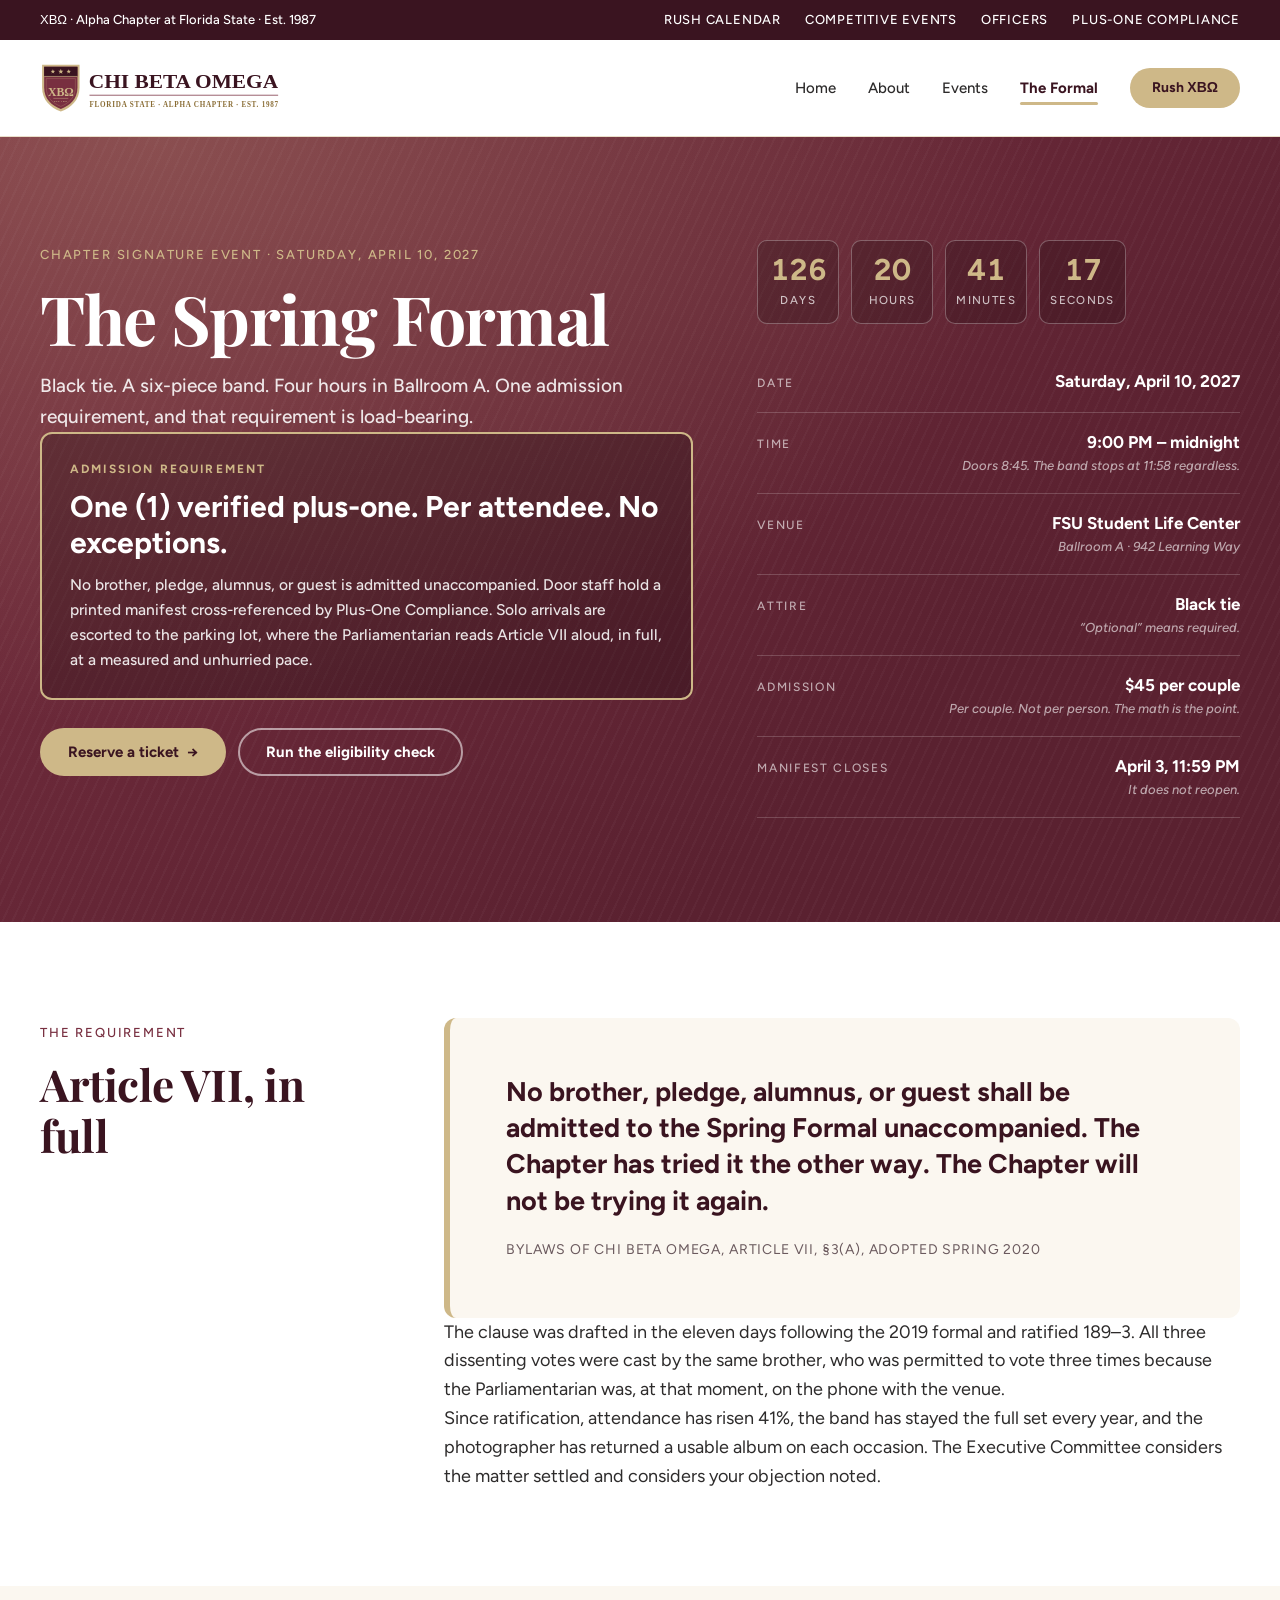
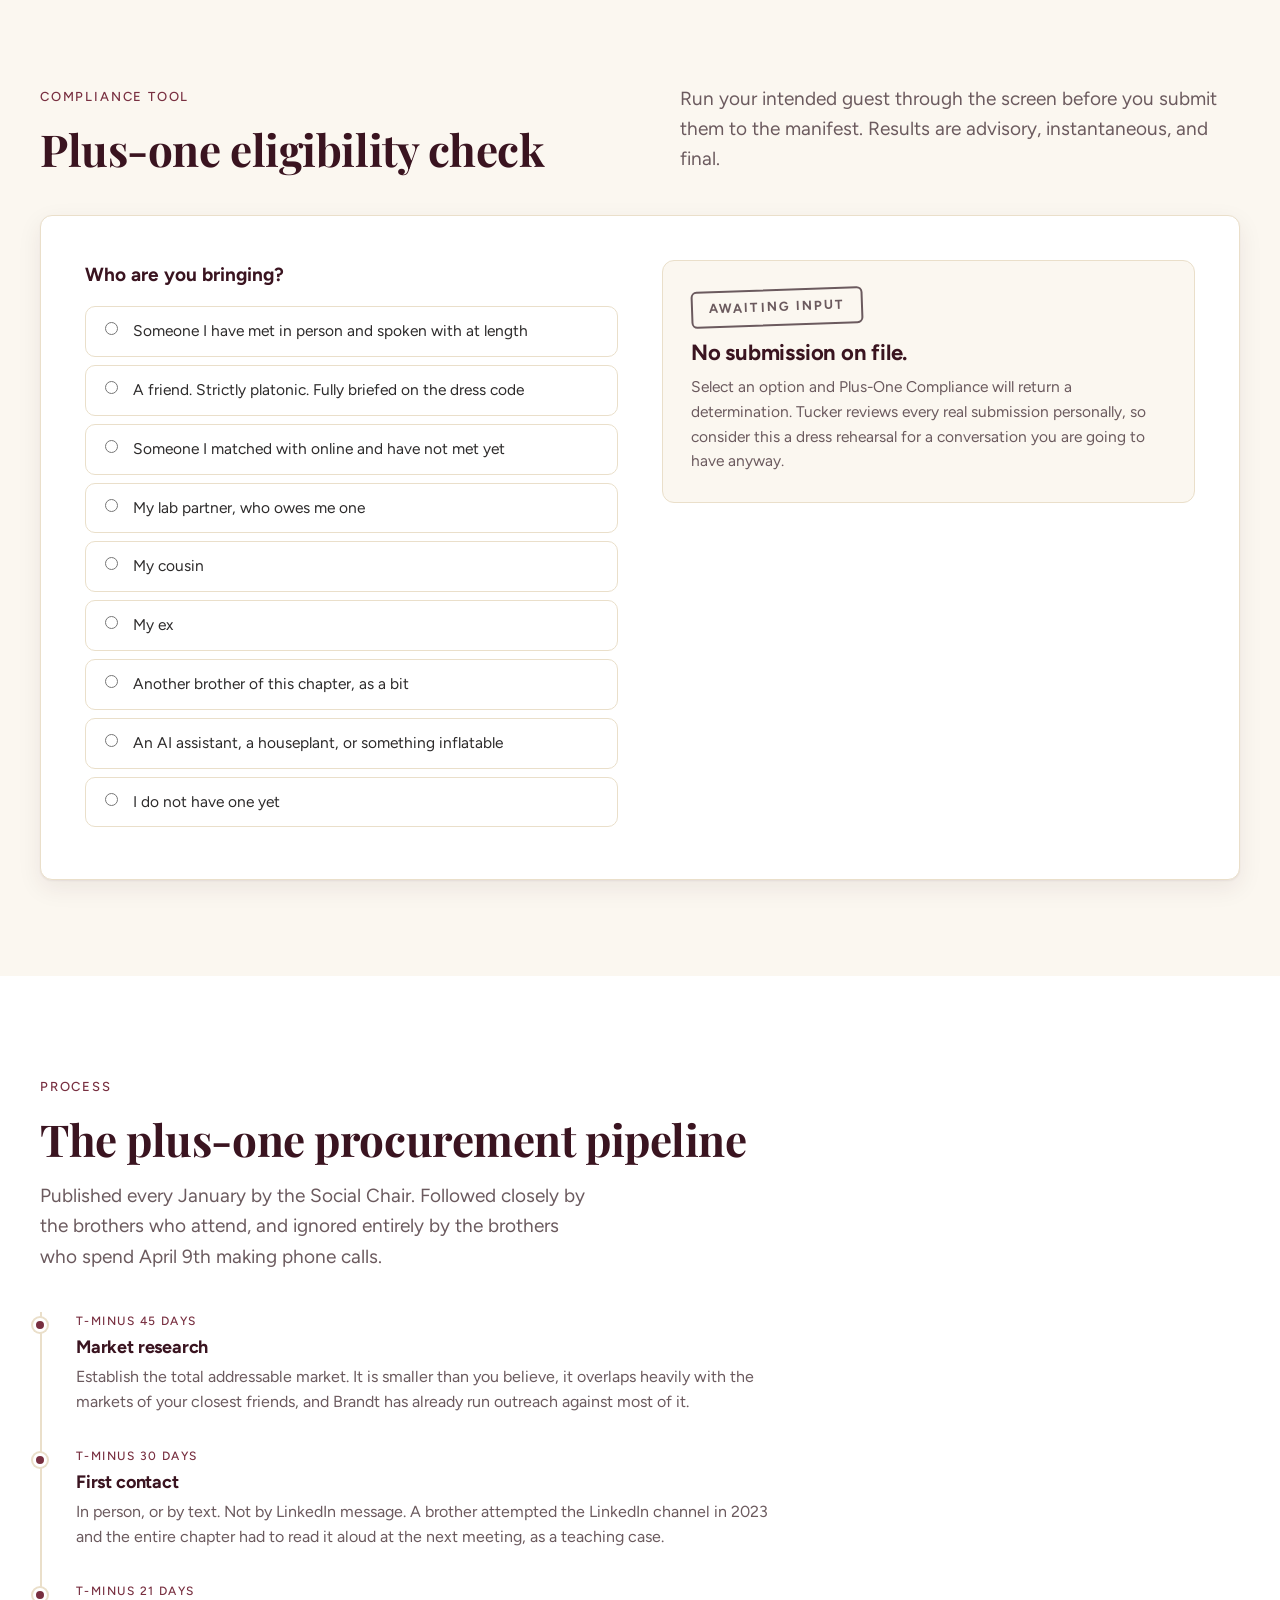
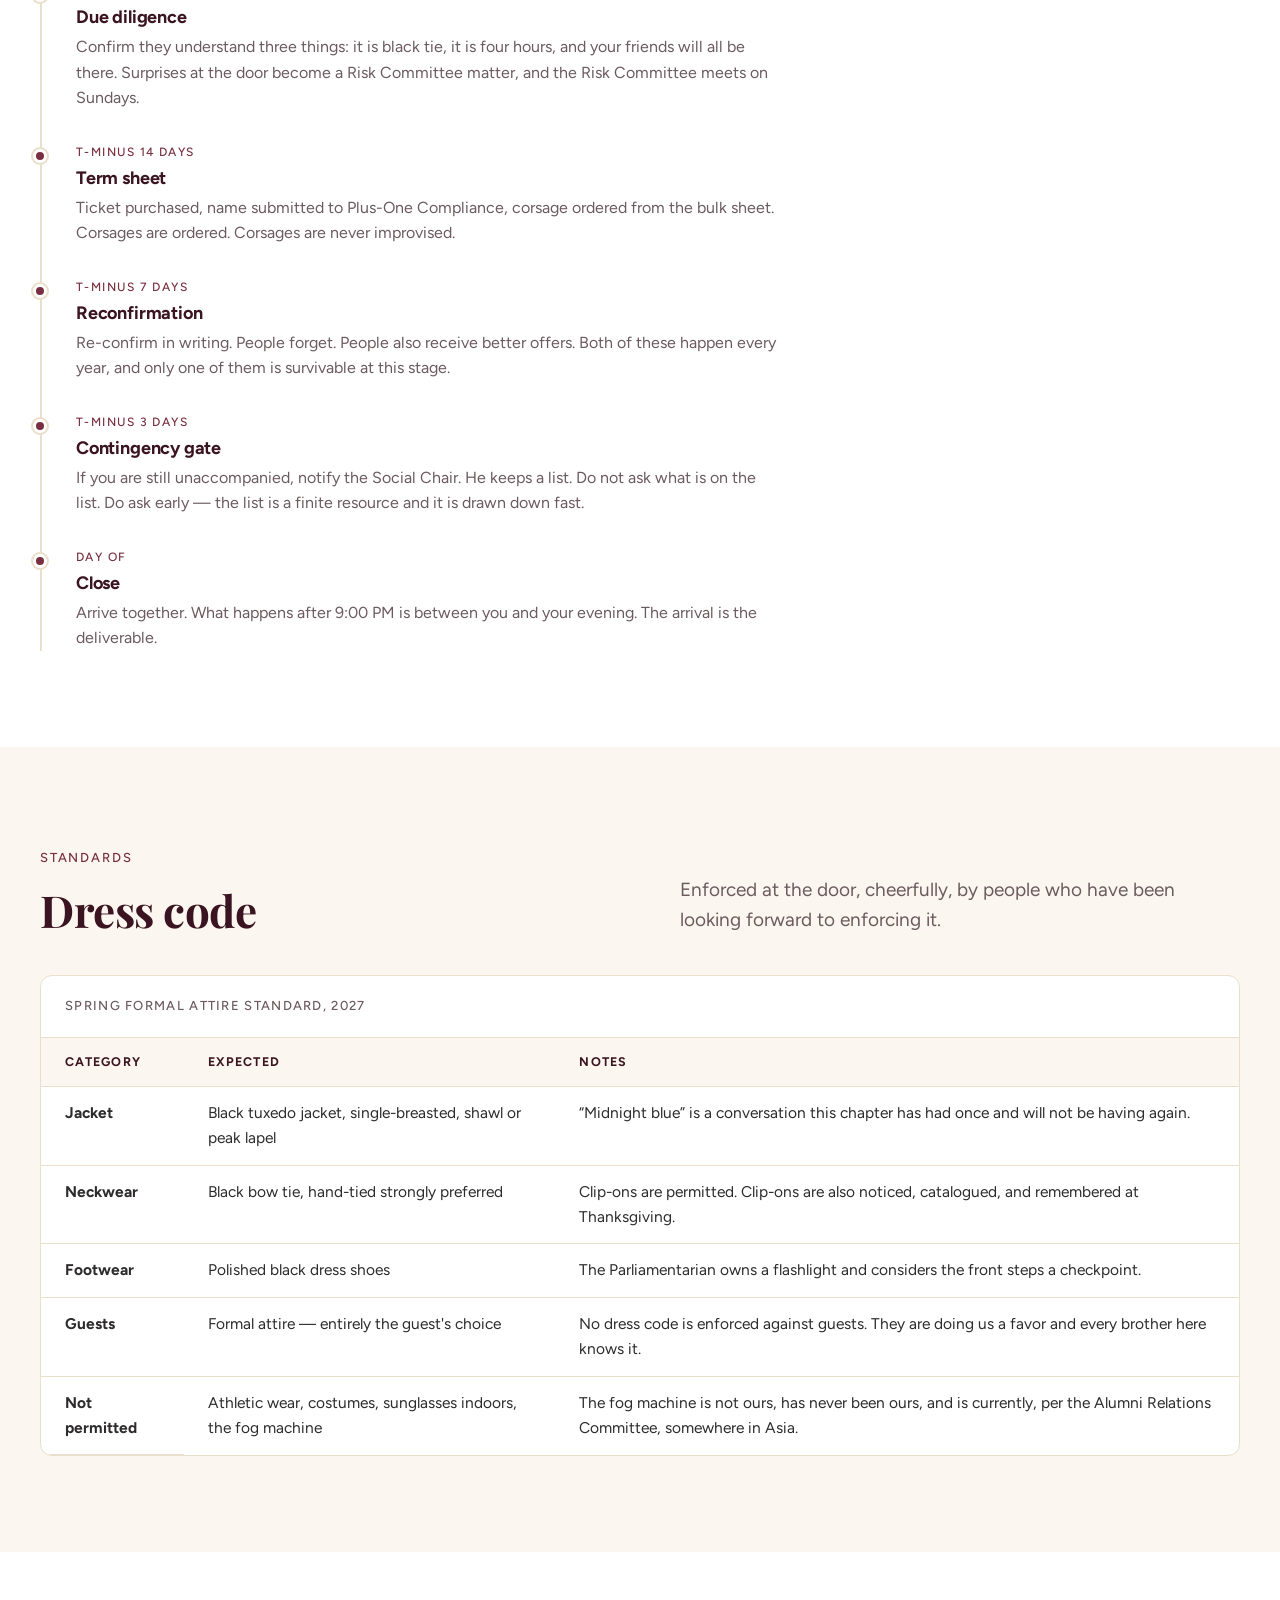
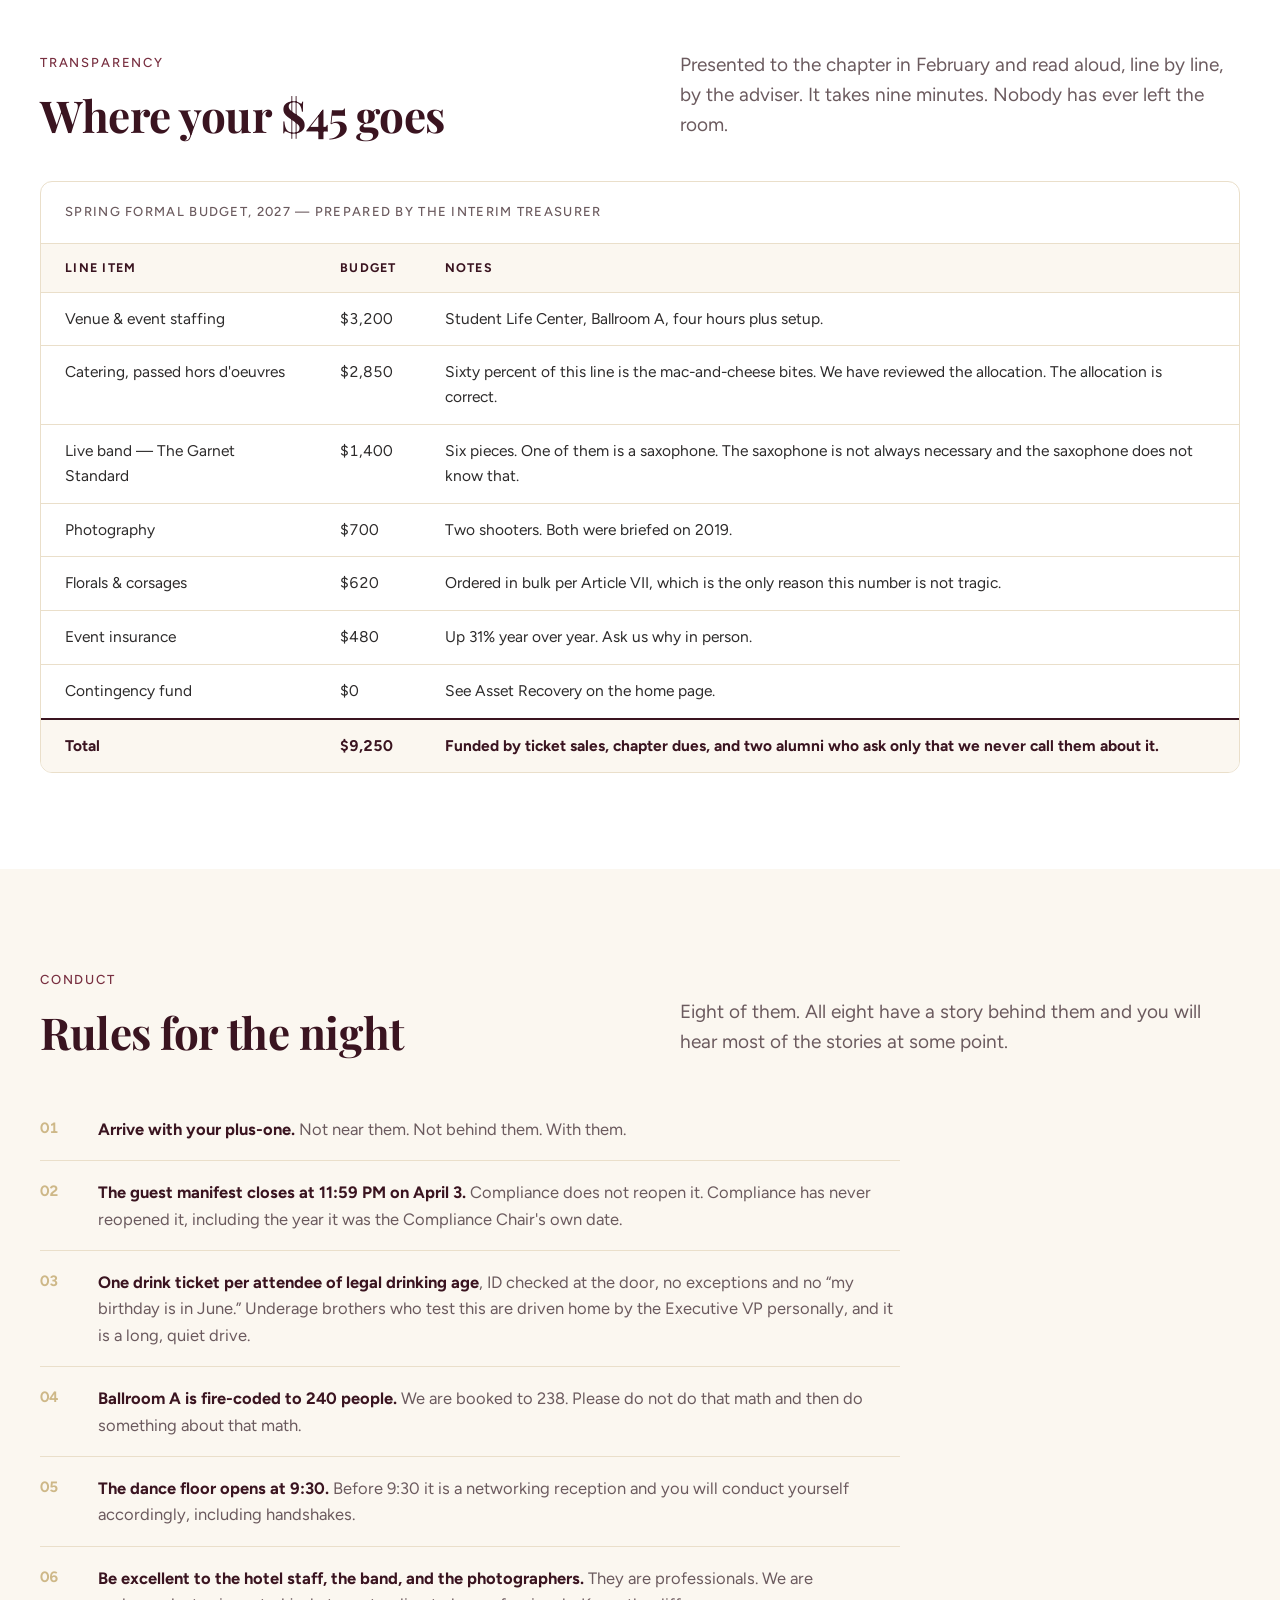
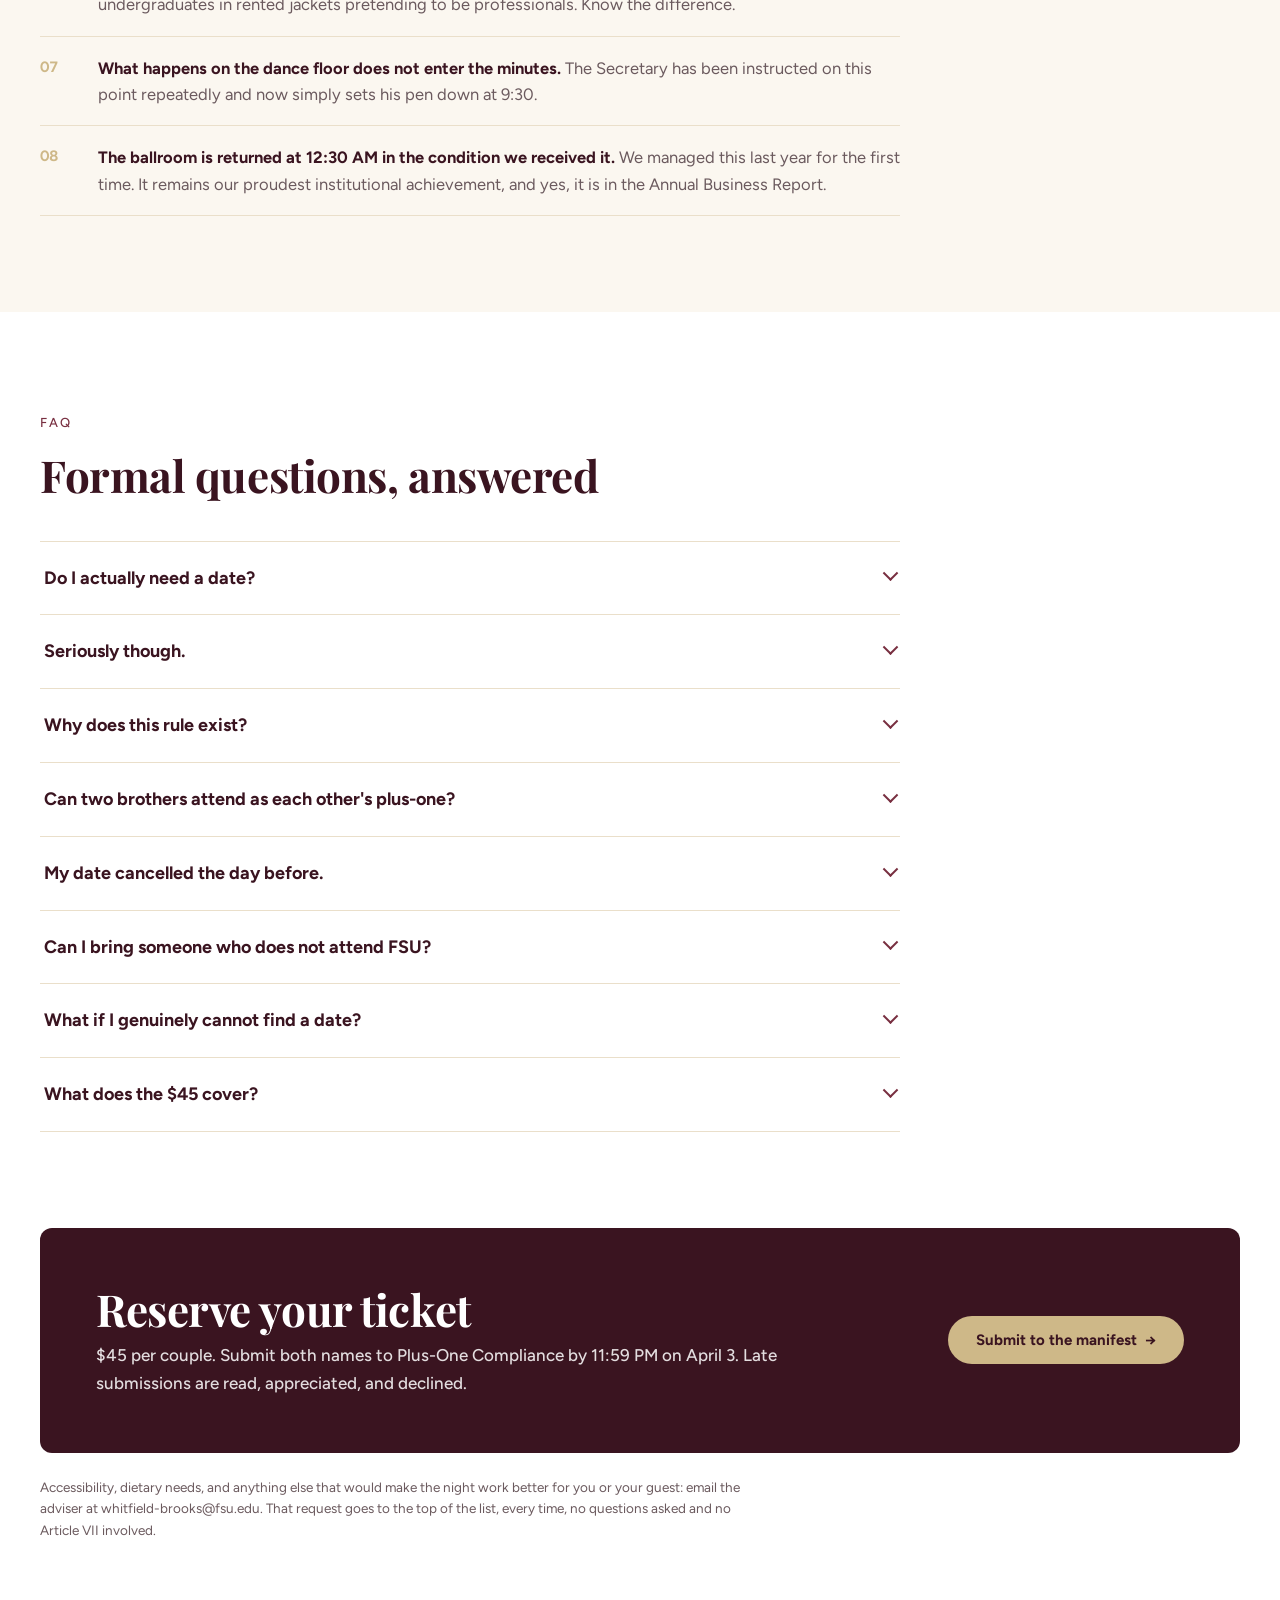
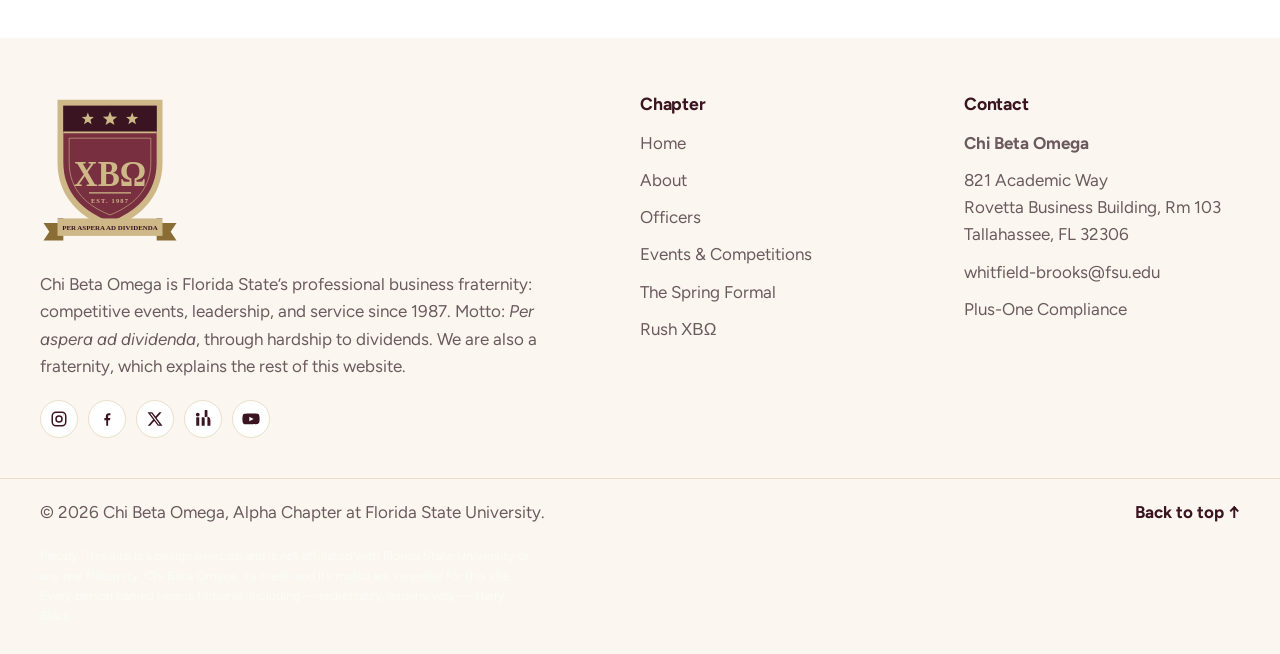
<file: formal.html>
<!DOCTYPE html>
<html lang="en">
<head>
  <meta charset="UTF-8">
  <meta name="viewport" content="width=device-width, initial-scale=1.0">
  <title>The Spring Formal | Chi Beta Omega</title>
  <meta name="description" content="The Chi Beta Omega Spring Formal: April 10, 2027, black tie, Ballroom A. Admission requires one verified plus-one per attendee. No exceptions.">
  <meta name="theme-color" content="#3a1420">

  <link rel="icon" type="image/svg+xml" href="assets/brand/favicon.svg">
  <link rel="apple-touch-icon" href="assets/brand/apple-touch-icon.png">
  <link rel="preconnect" href="https://fonts.googleapis.com">
  <link rel="preconnect" href="https://fonts.gstatic.com" crossorigin>
  <link rel="stylesheet" href="https://fonts.googleapis.com/css2?family=Figtree:ital,wght@0,400;0,500;0,700;1,400;1,700&amp;family=Playfair+Display:wght@700;800&amp;display=swap">
  <link rel="stylesheet" href="css/styles.css">
</head>
<body>

  <svg xmlns="http://www.w3.org/2000/svg" style="display:none">
    <defs>
      <symbol id="i-calendar" viewBox="0 0 24 24" fill="none" stroke="currentColor" stroke-width="1.75" stroke-linecap="round" stroke-linejoin="round"><rect x="3" y="4.5" width="18" height="16.5" rx="2.5"/><path d="M3 9.5h18M8 2.75v3.5M16 2.75v3.5"/></symbol>
      <symbol id="i-trophy" viewBox="0 0 24 24" fill="none" stroke="currentColor" stroke-width="1.75" stroke-linecap="round" stroke-linejoin="round"><path d="M7 4h10v5a5 5 0 0 1-10 0V4z"/><path d="M7 6H4.5v1.5A3.5 3.5 0 0 0 8 11"/><path d="M17 6h2.5v1.5A3.5 3.5 0 0 1 16 11"/><path d="M12 14v3.5M8 20h8"/></symbol>
      <symbol id="i-users" viewBox="0 0 24 24" fill="none" stroke="currentColor" stroke-width="1.75" stroke-linecap="round" stroke-linejoin="round"><circle cx="9" cy="8" r="3.5"/><path d="M2.5 20a6.5 6.5 0 0 1 13 0"/><path d="M15.5 4.7a3.5 3.5 0 0 1 0 6.6M18 14.2a6.5 6.5 0 0 1 3.5 5.8"/></symbol>
      <symbol id="i-user-plus" viewBox="0 0 24 24" fill="none" stroke="currentColor" stroke-width="1.75" stroke-linecap="round" stroke-linejoin="round"><circle cx="10" cy="8" r="3.75"/><path d="M3 20.5a7 7 0 0 1 11.5-5.4"/><path d="M18.5 14v7M15 17.5h7"/></symbol>
      <symbol id="i-briefcase" viewBox="0 0 24 24" fill="none" stroke="currentColor" stroke-width="1.75" stroke-linecap="round" stroke-linejoin="round"><rect x="2.75" y="7" width="18.5" height="13" rx="2.5"/><path d="M8.5 7V5.5a2 2 0 0 1 2-2h3a2 2 0 0 1 2 2V7M2.75 12.5h18.5"/></symbol>
      <symbol id="i-heart" viewBox="0 0 24 24" fill="none" stroke="currentColor" stroke-width="1.75" stroke-linecap="round" stroke-linejoin="round"><path d="M12 20s-7.5-4.6-7.5-10.2A4.3 4.3 0 0 1 12 7.3a4.3 4.3 0 0 1 7.5 2.5C19.5 15.4 12 20 12 20z"/></symbol>
      <symbol id="i-globe" viewBox="0 0 24 24" fill="none" stroke="currentColor" stroke-width="1.75" stroke-linecap="round" stroke-linejoin="round"><circle cx="12" cy="12" r="9.25"/><path d="M2.75 12h18.5M12 2.75c2.6 2.8 3.9 5.9 3.9 9.25S14.6 18.45 12 21.25M12 2.75C9.4 5.55 8.1 8.65 8.1 12s1.3 6.7 3.9 9.5"/></symbol>
      <symbol id="i-star" viewBox="0 0 24 24" fill="none" stroke="currentColor" stroke-width="1.75" stroke-linecap="round" stroke-linejoin="round"><path d="M12 3.25l2.6 5.5 6 .75-4.4 4.15 1.1 5.95L12 16.7l-5.3 2.9 1.1-5.95-4.4-4.15 6-.75L12 3.25z"/></symbol>
      <symbol id="i-plane" viewBox="0 0 24 24" fill="none" stroke="currentColor" stroke-width="1.75" stroke-linecap="round" stroke-linejoin="round"><path d="M21 15.5l-8-4.5V5a1.5 1.5 0 0 0-3 0v6l-7 4.5V18l7-2v4l2 1.5V16l8 2v-2.5z"/></symbol>
      <symbol id="i-pin" viewBox="0 0 24 24" fill="none" stroke="currentColor" stroke-width="1.75" stroke-linecap="round" stroke-linejoin="round"><path d="M12 21.25s-7-6.1-7-11.5a7 7 0 0 1 14 0c0 5.4-7 11.5-7 11.5z"/><circle cx="12" cy="9.75" r="2.5"/></symbol>
      <symbol id="i-clock" viewBox="0 0 24 24" fill="none" stroke="currentColor" stroke-width="1.75" stroke-linecap="round" stroke-linejoin="round"><circle cx="12" cy="12" r="9.25"/><path d="M12 7v5l3.5 2"/></symbol>
      <symbol id="i-mail" viewBox="0 0 24 24" fill="none" stroke="currentColor" stroke-width="1.75" stroke-linecap="round" stroke-linejoin="round"><rect x="2.75" y="5" width="18.5" height="14" rx="2.5"/><path d="M3.5 6.5l8.5 6.5 8.5-6.5"/></symbol>
      <symbol id="i-image" viewBox="0 0 24 24" fill="none" stroke="currentColor" stroke-width="1.5" stroke-linecap="round" stroke-linejoin="round"><rect x="2.75" y="4" width="18.5" height="16" rx="2.5"/><circle cx="8.5" cy="9.5" r="1.75"/><path d="M21.25 15.5l-5-5-9.5 9.5"/></symbol>
      <symbol id="i-chevron" viewBox="0 0 24 24" fill="none" stroke="currentColor" stroke-width="2.25" stroke-linecap="round" stroke-linejoin="round"><path d="M9 5.5l6.5 6.5L9 18.5"/></symbol>
      <symbol id="i-instagram" viewBox="0 0 24 24" fill="none" stroke="currentColor" stroke-width="2"><rect x="3" y="3" width="18" height="18" rx="5"/><circle cx="12" cy="12" r="4"/><circle cx="17.5" cy="6.5" r="0.6" fill="currentColor" stroke="none"/></symbol>
      <symbol id="i-facebook" viewBox="0 0 24 24" fill="currentColor"><path d="M13.5 21v-7.5h2.5l.4-3h-2.9V8.6c0-.87.25-1.46 1.5-1.46h1.55V4.46a20.6 20.6 0 0 0-2.25-.12c-2.25 0-3.8 1.37-3.8 3.9v2.26H8.5v3h2.5V21h2.5z"/></symbol>
      <symbol id="i-x" viewBox="0 0 24 24" fill="currentColor"><path d="M17.75 3h3.07l-6.7 7.66L22 21h-6.17l-4.83-6.32L5.47 21H2.4l7.17-8.2L2 3h6.33l4.37 5.77L17.75 3zm-1.08 16.2h1.7L7.4 4.7H5.58l11.09 14.5z"/></symbol>
      <symbol id="i-linkedin" viewBox="0 0 24 24" fill="currentColor"><path d="M4.98 3.5a2.5 2.5 0 1 1 0 5 2.5 2.5 0 0 1 0-5zM3 9.5h4V21H3V9.5zm6.5 0h3.8v1.6h.05c.53-1 1.83-2.05 3.77-2.05 4.03 0 4.78 2.65 4.78 6.1V21h-4v-19.1c0-1.22-.02-2.78-1.7-2.78-1.7 0-1.96 1.33-1.96 2.7V21h-4V9.5z"/></symbol>
      <symbol id="i-youtube" viewBox="0 0 24 24" fill="currentColor"><path d="M23 7.2a3 3 0 0 0-2.1-2.1C19 4.6 12 4.6 12 4.6s-7 0-8.9.5A3 3 0 0 0 1 7.2 31 31 0 0 0 .5 12a31 31 0 0 0 .5 4.8 3 3 0 0 0 2.1 2.1C5 19 12 19 12 19s7 0 8.9-.5A3 3 0 0 0 23 16.8 31 31 0 0 0 23.5 12a31 31 0 0 0-.5-4.8zM9.75 15.02V8.98L15.5 12l-5.75 3.02z"/></symbol>
    </defs>
  </svg>

  <a class="skip-link" href="#main">Skip to content</a>

  <div class="utility-bar">
    <div class="container utility-bar__inner">
      <p>&Chi;&Beta;&Omega; &middot; Alpha Chapter at Florida State &middot; Est. 1987</p>
      <ul class="utility-bar__links">
        <li><a href="join.html">Rush Calendar</a></li>
        <li><a href="events.html#competitive-events">Competitive Events</a></li>
        <li><a href="about.html#officers">Officers</a></li>
        <li><a href="formal.html#checker">Plus-One Compliance</a></li>
      </ul>
    </div>
  </div>

  <header class="site-header">
    <nav class="container nav" aria-label="Main">
      <a class="brand" href="index.html">
        <img class="brand__logo" src="assets/brand/wordmark.svg" width="640" height="142" alt="Chi Beta Omega">
      </a>
      <button class="nav__toggle" type="button" aria-expanded="false" aria-controls="nav-links" aria-label="Open menu">
        <span></span><span></span><span></span>
      </button>
      <ul class="nav__links" id="nav-links">
        <li><a href="index.html">Home</a></li>
        <li><a href="about.html">About</a></li>
        <li><a href="events.html">Events</a></li>
        <li><a href="formal.html" aria-current="page">The Formal</a></li>
        <li><a class="btn btn--gold btn--sm" href="join.html">Rush &Chi;&Beta;&Omega;</a></li>
      </ul>
    </nav>
  </header>

  <main id="main">
    <section class="formal">
      <div class="container">
        <div class="formal__grid">
          <div>
            <span class="eyebrow">Chapter signature event &middot; Saturday, April 10, 2027</span>
            <h1 class="display">The Spring Formal</h1>
            <p class="lead">Black tie. A six-piece band. Four hours in Ballroom A. One admission requirement, and that requirement is load-bearing.</p>
            <div class="requirement">
              <span class="requirement__label">Admission requirement</span>
              <strong>One (1) verified plus-one. Per attendee. No exceptions.</strong>
              <p>No brother, pledge, alumnus, or guest is admitted unaccompanied. Door staff hold a printed manifest cross-referenced by Plus-One Compliance. Solo arrivals are escorted to the parking lot, where the Parliamentarian reads Article VII aloud, in full, at a measured and unhurried pace.</p>
            </div>
            <div class="btn-row" style="margin-top:28px;">
              <a class="btn btn--gold" href="#tickets">Reserve a ticket <span class="arrow" aria-hidden="true">&rarr;</span></a>
              <a class="btn btn--outline-garnet" href="#checker">Run the eligibility check</a>
            </div>
          </div>
          <div>
            <ul class="countdown" data-countdown="2027-04-10T21:00:00" aria-label="Time until the Spring Formal">
              <li><strong data-countdown-days>&mdash;</strong><span>Days</span></li>
              <li><strong data-countdown-hours>&mdash;</strong><span>Hours</span></li>
              <li><strong data-countdown-minutes>&mdash;</strong><span>Minutes</span></li>
              <li><strong data-countdown-seconds>&mdash;</strong><span>Seconds</span></li>
            </ul>
            <dl class="detail-list">
              <div><dt>Date</dt><dd>Saturday, April 10, 2027</dd></div>
              <div><dt>Time</dt><dd>9:00 PM &ndash; midnight<small>Doors 8:45. The band stops at 11:58 regardless.</small></dd></div>
              <div><dt>Venue</dt><dd>FSU Student Life Center<small>Ballroom A &middot; 942 Learning Way</small></dd></div>
              <div><dt>Attire</dt><dd>Black tie<small>&ldquo;Optional&rdquo; means required.</small></dd></div>
              <div><dt>Admission</dt><dd>$45 per couple<small>Per couple. Not per person. The math is the point.</small></dd></div>
              <div><dt>Manifest closes</dt><dd>April 3, 11:59 PM<small>It does not reopen.</small></dd></div>
            </dl>
          </div>
        </div>
      </div>
    </section>

    <section class="section">
      <div class="container split">
        <div>
          <span class="eyebrow">The requirement</span>
          <h2 class="h2">Article VII, in full</h2>
        </div>
        <div class="split__body">
          <div class="mission">
            <blockquote>
              <p>No brother, pledge, alumnus, or guest shall be admitted to the Spring Formal unaccompanied. The Chapter has tried it the other way. The Chapter will not be trying it again.</p>
            </blockquote>
            <cite>Bylaws of Chi Beta Omega, Article VII, &sect;3(a), adopted spring 2020</cite>
          </div>
          <p>The clause was drafted in the eleven days following the 2019 formal and ratified 189&ndash;3. All three dissenting votes were cast by the same brother, who was permitted to vote three times because the Parliamentarian was, at that moment, on the phone with the venue.</p>
          <p>Since ratification, attendance has risen 41%, the band has stayed the full set every year, and the photographer has returned a usable album on each occasion. The Executive Committee considers the matter settled and considers your objection noted.</p>
        </div>
      </div>
    </section>

    <section class="section section--tint" id="checker">
      <div class="container">
        <div class="section__head">
          <div>
            <span class="eyebrow">Compliance tool</span>
            <h2 class="h2">Plus-one eligibility check</h2>
          </div>
          <p class="lead">Run your intended guest through the screen before you submit them to the manifest. Results are advisory, instantaneous, and final.</p>
        </div>
        <div class="checker">
          <form data-checker>
            <fieldset>
              <legend>Who are you bringing?</legend>
            <label>
              <input type="radio" name="plusone" value="0" data-verdict="approved" data-stamp="Approved" data-headline="Cleared for admission." data-body="This is the entire requirement. It has never been more complicated than this. Submit the name to Plus-One Compliance by April 3 and enjoy your evening." data-cite="Bylaws, Article VII, &sect;3(a)">
              <span>Someone I have met in person and spoken with at length</span>
            </label>
            <label>
              <input type="radio" name="plusone" value="1" data-verdict="approved" data-stamp="Approved" data-headline="Cleared for admission." data-body="Article VII governs arrival, not romance. Compliance holds no opinion on your personal life and has been asked, in writing, to stop developing one." data-cite="Article VII, &sect;3(a); Compliance Memo 4">
              <span>A friend. Strictly platonic. Fully briefed on the dress code</span>
            </label>
            <label>
              <input type="radio" name="plusone" value="2" data-verdict="conditional" data-stamp="Provisional" data-headline="Approved, with one condition." data-body="You arrive together. Meeting your date inside the ballroom at 9:40 is a solo entry with extra steps, and the door staff can tell. The door staff can always tell." data-cite="Article VII, &sect;3(d) &mdash; the arrive-together clause">
              <span>Someone I matched with online and have not met yet</span>
            </label>
            <label>
              <input type="radio" name="plusone" value="3" data-verdict="conditional" data-stamp="Provisional" data-headline="Approved. Confirm at 48 hours." data-body="Leverage is a legitimate sourcing channel and we will not pretend otherwise. Obligations of this kind have a well-documented tendency to be renegotiated on the Thursday." data-cite="Article VII, &sect;3(d)">
              <span>My lab partner, who owes me one</span>
            </label>
            <label>
              <input type="radio" name="plusone" value="4" data-verdict="denied" data-stamp="Denied" data-headline="Blood relatives do not qualify." data-body="Article VII, &sect;3(b): a blood relative does not constitute romantic due diligence. We are fully aware this clause is unenforceable in any meaningful sense. We enforce it anyway, and we enjoy it." data-cite="Article VII, &sect;3(b)">
              <span>My cousin</span>
            </label>
            <label>
              <input type="radio" name="plusone" value="5" data-verdict="denied" data-stamp="Denied" data-headline="Denied by the Risk Committee." data-body="Unanimous, 2022, with feeling. The Committee's written finding runs four pages. Its opening sentence is: &ldquo;We have all been here before.&rdquo;" data-cite="Risk Committee Finding 22-03">
              <span>My ex</span>
            </label>
            <label>
              <input type="radio" name="plusone" value="6" data-verdict="denied" data-stamp="Denied. Again. Kevin." data-headline="That is not a plus-one." data-body="That is attending together, and it is the exact scenario Article VII was drafted to prevent. Every year somebody tries it. Every year it is Kevin." data-cite="Article VII, &sect;3(c)">
              <span>Another brother of this chapter, as a bit</span>
            </label>
            <label>
              <input type="radio" name="plusone" value="7" data-verdict="denied" data-stamp="Denied" data-headline="Must be ambulatory and consenting." data-body="The spring 2023 attempt is the reason &sect;3(f) now specifies &ldquo;ambulatory and consenting.&rdquo; Both words were added by amendment. Both words were, at the time, necessary." data-cite="Article VII, &sect;3(f)">
              <span>An AI assistant, a houseplant, or something inflatable</span>
            </label>
            <label>
              <input type="radio" name="plusone" value="8" data-verdict="conditional" data-stamp="Action required" data-headline="Talk to the Social Chair. In February." data-body="Not in April. Every year a few brothers ask for help, and every year it gets handled quietly and without comment. The requirement is a joke about effort. It has never once been a joke about people." data-cite="Article VII, &sect;3(g) &mdash; the nobody-sits-out provision">
              <span>I do not have one yet</span>
            </label>
            </fieldset>
          </form>
          <div class="verdict" data-checker-verdict aria-live="polite">
            <span class="verdict__stamp">Awaiting input</span>
            <h3>No submission on file.</h3>
            <p>Select an option and Plus-One Compliance will return a determination. Tucker reviews every real submission personally, so consider this a dress rehearsal for a conversation you are going to have anyway.</p>
          </div>
        </div>
      </div>
    </section>

    <section class="section">
      <div class="container">
        <div class="section__head">
          <div>
            <span class="eyebrow">Process</span>
            <h2 class="h2">The plus-one procurement pipeline</h2>
          </div>
          <p class="lead">Published every January by the Social Chair. Followed closely by the brothers who attend, and ignored entirely by the brothers who spend April 9th making phone calls.</p>
        </div>
        <ol class="timeline">
          <li>
            <span class="timeline__when">T-minus 45 days</span>
            <h3>Market research</h3>
            <p>Establish the total addressable market. It is smaller than you believe, it overlaps heavily with the markets of your closest friends, and Brandt has already run outreach against most of it.</p>
          </li>
          <li>
            <span class="timeline__when">T-minus 30 days</span>
            <h3>First contact</h3>
            <p>In person, or by text. Not by LinkedIn message. A brother attempted the LinkedIn channel in 2023 and the entire chapter had to read it aloud at the next meeting, as a teaching case.</p>
          </li>
          <li>
            <span class="timeline__when">T-minus 21 days</span>
            <h3>Due diligence</h3>
            <p>Confirm they understand three things: it is black tie, it is four hours, and your friends will all be there. Surprises at the door become a Risk Committee matter, and the Risk Committee meets on Sundays.</p>
          </li>
          <li>
            <span class="timeline__when">T-minus 14 days</span>
            <h3>Term sheet</h3>
            <p>Ticket purchased, name submitted to Plus-One Compliance, corsage ordered from the bulk sheet. Corsages are ordered. Corsages are never improvised.</p>
          </li>
          <li>
            <span class="timeline__when">T-minus 7 days</span>
            <h3>Reconfirmation</h3>
            <p>Re-confirm in writing. People forget. People also receive better offers. Both of these happen every year, and only one of them is survivable at this stage.</p>
          </li>
          <li>
            <span class="timeline__when">T-minus 3 days</span>
            <h3>Contingency gate</h3>
            <p>If you are still unaccompanied, notify the Social Chair. He keeps a list. Do not ask what is on the list. Do ask early &mdash; the list is a finite resource and it is drawn down fast.</p>
          </li>
          <li>
            <span class="timeline__when">Day of</span>
            <h3>Close</h3>
            <p>Arrive together. What happens after 9:00 PM is between you and your evening. The arrival is the deliverable.</p>
          </li>
        </ol>
      </div>
    </section>

    <section class="section section--tint">
      <div class="container">
        <div class="section__head">
          <div>
            <span class="eyebrow">Standards</span>
            <h2 class="h2">Dress code</h2>
          </div>
          <p class="lead">Enforced at the door, cheerfully, by people who have been looking forward to enforcing it.</p>
        </div>
        <div class="table-wrap">
          <table class="table">
            <caption>Spring Formal attire standard, 2027</caption>
            <thead>
              <tr><th scope="col">Category</th><th scope="col">Expected</th><th scope="col">Notes</th></tr>
            </thead>
            <tbody>
              <tr><th scope="row">Jacket</th><td>Black tuxedo jacket, single-breasted, shawl or peak lapel</td><td>&ldquo;Midnight blue&rdquo; is a conversation this chapter has had once and will not be having again.</td></tr>
              <tr><th scope="row">Neckwear</th><td>Black bow tie, hand-tied strongly preferred</td><td>Clip-ons are permitted. Clip-ons are also noticed, catalogued, and remembered at Thanksgiving.</td></tr>
              <tr><th scope="row">Footwear</th><td>Polished black dress shoes</td><td>The Parliamentarian owns a flashlight and considers the front steps a checkpoint.</td></tr>
              <tr><th scope="row">Guests</th><td>Formal attire &mdash; entirely the guest's choice</td><td>No dress code is enforced against guests. They are doing us a favor and every brother here knows it.</td></tr>
              <tr><th scope="row">Not permitted</th><td>Athletic wear, costumes, sunglasses indoors, the fog machine</td><td>The fog machine is not ours, has never been ours, and is currently, per the Alumni Relations Committee, somewhere in Asia.</td></tr>
            </tbody>
          </table>
        </div>
      </div>
    </section>

    <section class="section" id="budget">
      <div class="container">
        <div class="section__head">
          <div>
            <span class="eyebrow">Transparency</span>
            <h2 class="h2">Where your $45 goes</h2>
          </div>
          <p class="lead">Presented to the chapter in February and read aloud, line by line, by the adviser. It takes nine minutes. Nobody has ever left the room.</p>
        </div>
        <div class="table-wrap">
          <table class="table">
            <caption>Spring Formal budget, 2027 &mdash; prepared by the Interim Treasurer</caption>
            <thead>
              <tr><th scope="col">Line item</th><th scope="col">Budget</th><th scope="col">Notes</th></tr>
            </thead>
            <tbody>
              <tr><td>Venue &amp; event staffing</td><td class="num">$3,200</td><td>Student Life Center, Ballroom A, four hours plus setup.</td></tr>
              <tr><td>Catering, passed hors d'oeuvres</td><td class="num">$2,850</td><td>Sixty percent of this line is the mac-and-cheese bites. We have reviewed the allocation. The allocation is correct.</td></tr>
              <tr><td>Live band &mdash; The Garnet Standard</td><td class="num">$1,400</td><td>Six pieces. One of them is a saxophone. The saxophone is not always necessary and the saxophone does not know that.</td></tr>
              <tr><td>Photography</td><td class="num">$700</td><td>Two shooters. Both were briefed on 2019.</td></tr>
              <tr><td>Florals &amp; corsages</td><td class="num">$620</td><td>Ordered in bulk per Article VII, which is the only reason this number is not tragic.</td></tr>
              <tr><td>Event insurance</td><td class="num">$480</td><td>Up 31% year over year. Ask us why in person.</td></tr>
              <tr><td>Contingency fund</td><td class="num">$0</td><td>See Asset Recovery on the home page.</td></tr>
            </tbody>
            <tfoot>
              <tr><td>Total</td><td class="num">$9,250</td><td>Funded by ticket sales, chapter dues, and two alumni who ask only that we never call them about it.</td></tr>
            </tfoot>
          </table>
        </div>
      </div>
    </section>

    <section class="section section--tint">
      <div class="container">
        <div class="section__head">
          <div>
            <span class="eyebrow">Conduct</span>
            <h2 class="h2">Rules for the night</h2>
          </div>
          <p class="lead">Eight of them. All eight have a story behind them and you will hear most of the stories at some point.</p>
        </div>
        <ol class="rules">
          <li><strong>Arrive with your plus-one.</strong> Not near them. Not behind them. With them.</li>
          <li><strong>The guest manifest closes at 11:59 PM on April 3.</strong> Compliance does not reopen it. Compliance has never reopened it, including the year it was the Compliance Chair's own date.</li>
          <li><strong>One drink ticket per attendee of legal drinking age</strong>, ID checked at the door, no exceptions and no &ldquo;my birthday is in June.&rdquo; Underage brothers who test this are driven home by the Executive VP personally, and it is a long, quiet drive.</li>
          <li><strong>Ballroom A is fire-coded to 240 people.</strong> We are booked to 238. Please do not do that math and then do something about that math.</li>
          <li><strong>The dance floor opens at 9:30.</strong> Before 9:30 it is a networking reception and you will conduct yourself accordingly, including handshakes.</li>
          <li><strong>Be excellent to the hotel staff, the band, and the photographers.</strong> They are professionals. We are undergraduates in rented jackets pretending to be professionals. Know the difference.</li>
          <li><strong>What happens on the dance floor does not enter the minutes.</strong> The Secretary has been instructed on this point repeatedly and now simply sets his pen down at 9:30.</li>
          <li><strong>The ballroom is returned at 12:30 AM in the condition we received it.</strong> We managed this last year for the first time. It remains our proudest institutional achievement, and yes, it is in the Annual Business Report.</li>
        </ol>
      </div>
    </section>

    <section class="section">
      <div class="container">
        <div class="section__head">
          <div>
            <span class="eyebrow">FAQ</span>
            <h2 class="h2">Formal questions, answered</h2>
          </div>
        </div>
        <div class="faq">
          <details>
            <summary>Do I actually need a date?</summary>
            <p>Yes.</p>
          </details>
          <details>
            <summary>Seriously though.</summary>
            <p>Yes. It is in the bylaws, it has survived two amendment votes, and it has a standing compliance chair with a budget line. At a certain point a bit becomes governance, and we crossed that point in 2021.</p>
          </details>
          <details>
            <summary>Why does this rule exist?</summary>
            <p>In 2019 we ran the formal without it. Ninety-one people attended. Eighty-four were brothers. The Historian's minutes describe the ballroom that night, verbatim, as &ldquo;a room of men, standing.&rdquo; The band left forty minutes early and did not invoice us, which was somehow the worst part. We do not discuss 2019.</p>
          </details>
          <details>
            <summary>Can two brothers attend as each other's plus-one?</summary>
            <p>No. That is attending together, which is the precise failure mode Article VII exists to prevent. This question is submitted every year by the same person and is denied every year in the same words.</p>
          </details>
          <details>
            <summary>My date cancelled the day before.</summary>
            <p>This is the single most common failure in the pipeline, which is exactly why the pipeline has a T-minus 3 contingency gate. Text the Social Chair. He is quick, he is discreet, and he has never once made it weird.</p>
          </details>
          <details>
            <summary>Can I bring someone who does not attend FSU?</summary>
            <p>Yes, and we encourage it. Outside perspective measurably improves the room, and our alumni report that the best formals are the ones where half the ballroom has never heard of Robert's Rules of Order.</p>
          </details>
          <details>
            <summary>What if I genuinely cannot find a date?</summary>
            <p>Then tell us in February and we will sort it out, the way we sort it out every single year. Nobody has ever been left out of this formal and nobody ever will be. The rule is about putting in the effort; it was never about the people who ask for help.</p>
          </details>
          <details>
            <summary>What does the $45 cover?</summary>
            <p>Two admissions, passed hors d'oeuvres, one corsage, the band, the photographers, and a share of an insurance premium we would rather not itemize further. See the budget above, which the adviser reads aloud, line by line, every February.</p>
          </details>
        </div>
      </div>
    </section>

    <section class="section section--tight" id="tickets">
      <div class="container">
        <div class="cta">
          <div>
            <h2 class="h2">Reserve your ticket</h2>
            <p>$45 per couple. Submit both names to Plus-One Compliance by 11:59 PM on April 3. Late submissions are read, appreciated, and declined.</p>
          </div>
          <a class="btn btn--gold" href="mailto:compliance@chibetaomegafsu.org?subject=Spring%20Formal%20ticket%20%2B%20guest%20manifest&amp;body=Brother%20name%3A%0AGuest%20name%3A%0ARelationship%20(be%20honest)%3A%0A">Submit to the manifest <span class="arrow" aria-hidden="true">&rarr;</span></a>
        </div>
        <p class="fine-print" style="margin-top:24px;">Accessibility, dietary needs, and anything else that would make the night work better for you or your guest: email the adviser at <a href="mailto:whitfield-brooks@fsu.edu">whitfield-brooks@fsu.edu</a>. That request goes to the top of the list, every time, no questions asked and no Article VII involved.</p>
      </div>
    </section>
  </main>

  <footer class="site-footer">
    <div class="container footer__main">
      <div class="footer__brand">
        <img class="footer__logo" src="assets/brand/crest.svg" width="240" height="270" alt="Chi Beta Omega crest: Per Aspera ad Dividenda">
        <p class="footer__tagline">Chi Beta Omega is Florida State&rsquo;s professional business fraternity: competitive events, leadership, and service since 1987. Motto: <em>Per aspera ad dividenda</em>, through hardship to dividends. We are also a fraternity, which explains the rest of this website.</p>
        <ul class="social" aria-label="Social media">
          <li><a href="#" aria-label="Instagram"><svg aria-hidden="true"><use href="#i-instagram"/></svg></a></li>
          <li><a href="#" aria-label="Facebook"><svg aria-hidden="true"><use href="#i-facebook"/></svg></a></li>
          <li><a href="#" aria-label="X"><svg aria-hidden="true"><use href="#i-x"/></svg></a></li>
          <li><a href="#" aria-label="LinkedIn"><svg aria-hidden="true"><use href="#i-linkedin"/></svg></a></li>
          <li><a href="#" aria-label="YouTube"><svg aria-hidden="true"><use href="#i-youtube"/></svg></a></li>
        </ul>
      </div>
      <div>
        <h2 class="footer__heading">Chapter</h2>
        <ul class="footer__list">
          <li><a href="index.html">Home</a></li>
          <li><a href="about.html">About</a></li>
          <li><a href="about.html#officers">Officers</a></li>
          <li><a href="events.html">Events &amp; Competitions</a></li>
          <li><a href="formal.html">The Spring Formal</a></li>
          <li><a href="join.html">Rush &Chi;&Beta;&Omega;</a></li>
        </ul>
      </div>
      <div>
        <h2 class="footer__heading">Contact</h2>
        <ul class="footer__list">
          <li><strong>Chi Beta Omega</strong></li>
          <li>821 Academic Way<br>Rovetta Business Building, Rm 103<br>Tallahassee, FL 32306</li>
          <li><a href="mailto:whitfield-brooks@fsu.edu">whitfield-brooks@fsu.edu</a></li>
          <li><a href="formal.html#checker">Plus-One Compliance</a></li>
        </ul>
      </div>
    </div>
    <div class="footer__bottom">
      <div class="container">
        <p>&copy; <span data-year>2026</span> Chi Beta Omega, Alpha Chapter at Florida State University.</p>
        <a href="#main">Back to top &uarr;</a>
      </div>
      <div class="container">
        <p class="footer__fine">Parody. This site is a design exercise and is not affiliated with Florida State University or any real fraternity. Chi Beta Omega, its crest, and its motto are invented for this site. Every person named here is fictional, including &mdash; regrettably, expensively &mdash; Harry Black.</p>
      </div>
    </div>
  </footer>

  <script src="js/main.js"></script>
</body>
</html>
</file>
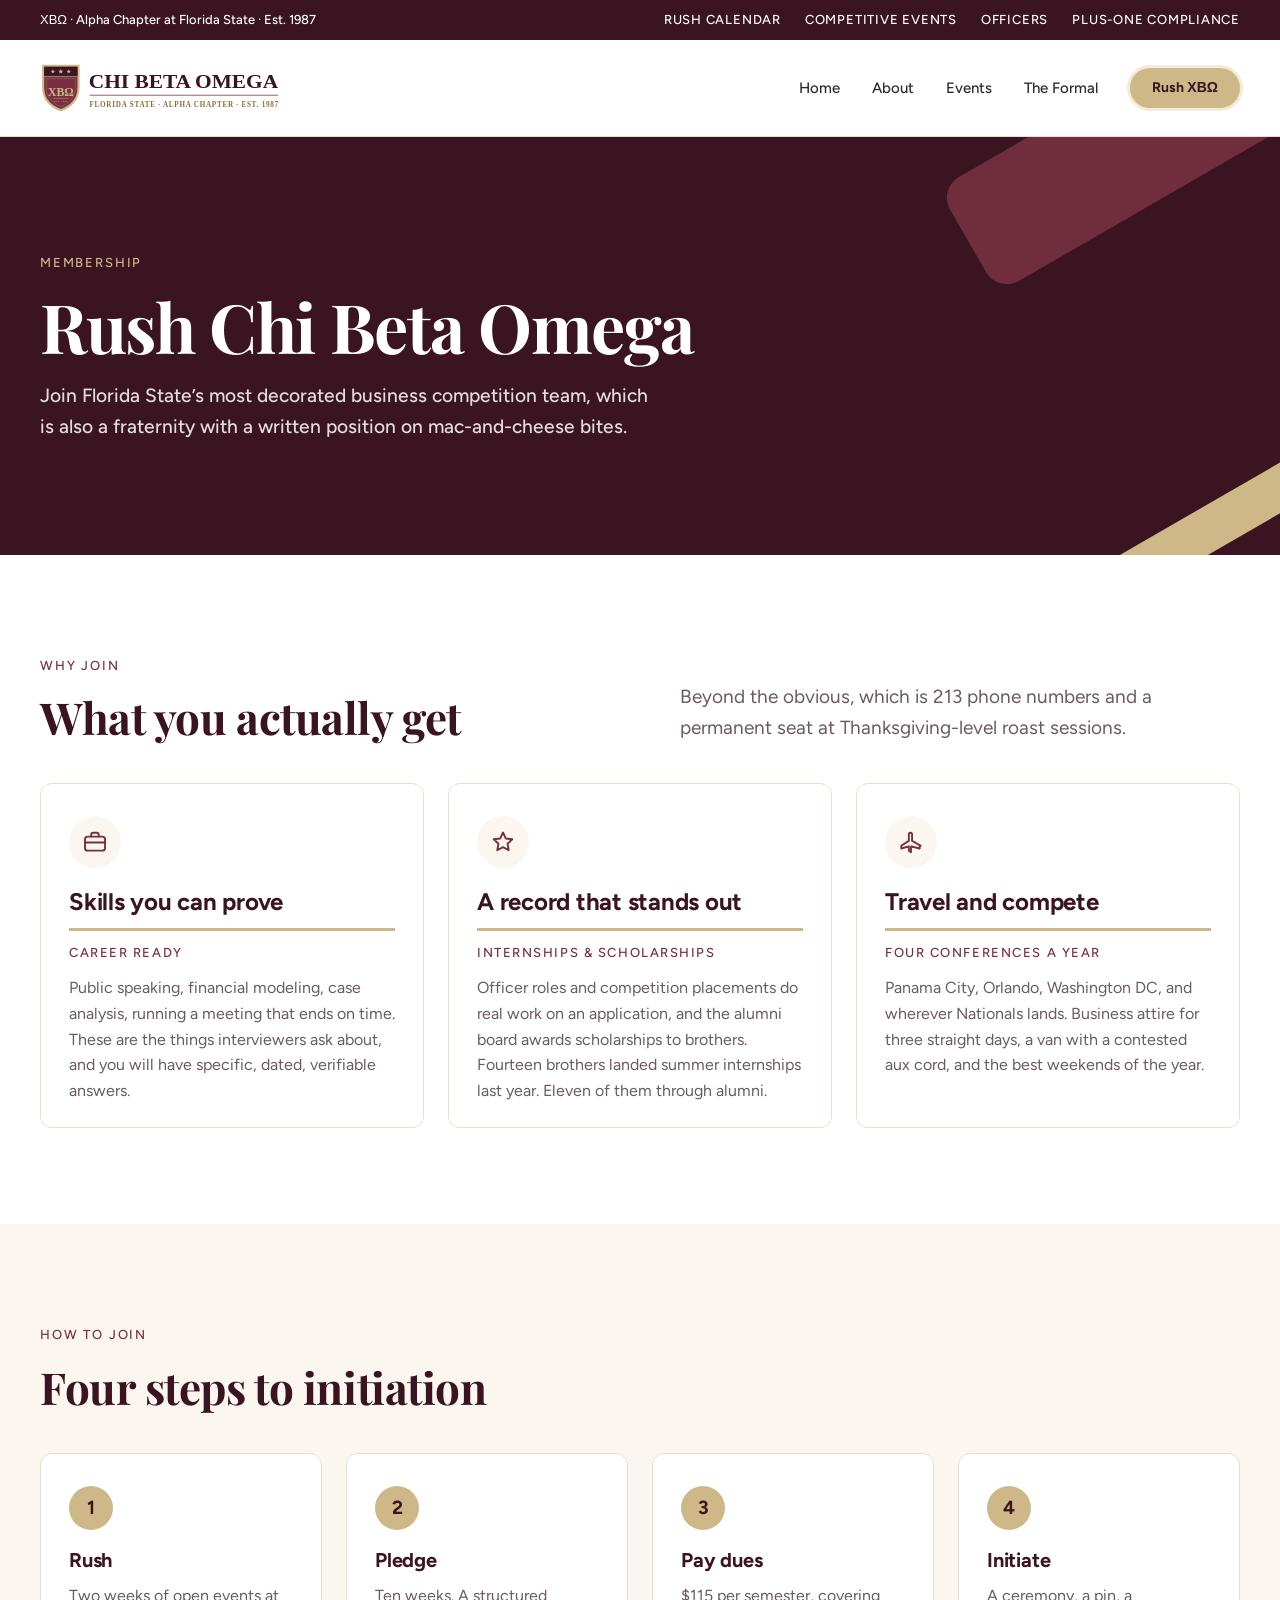
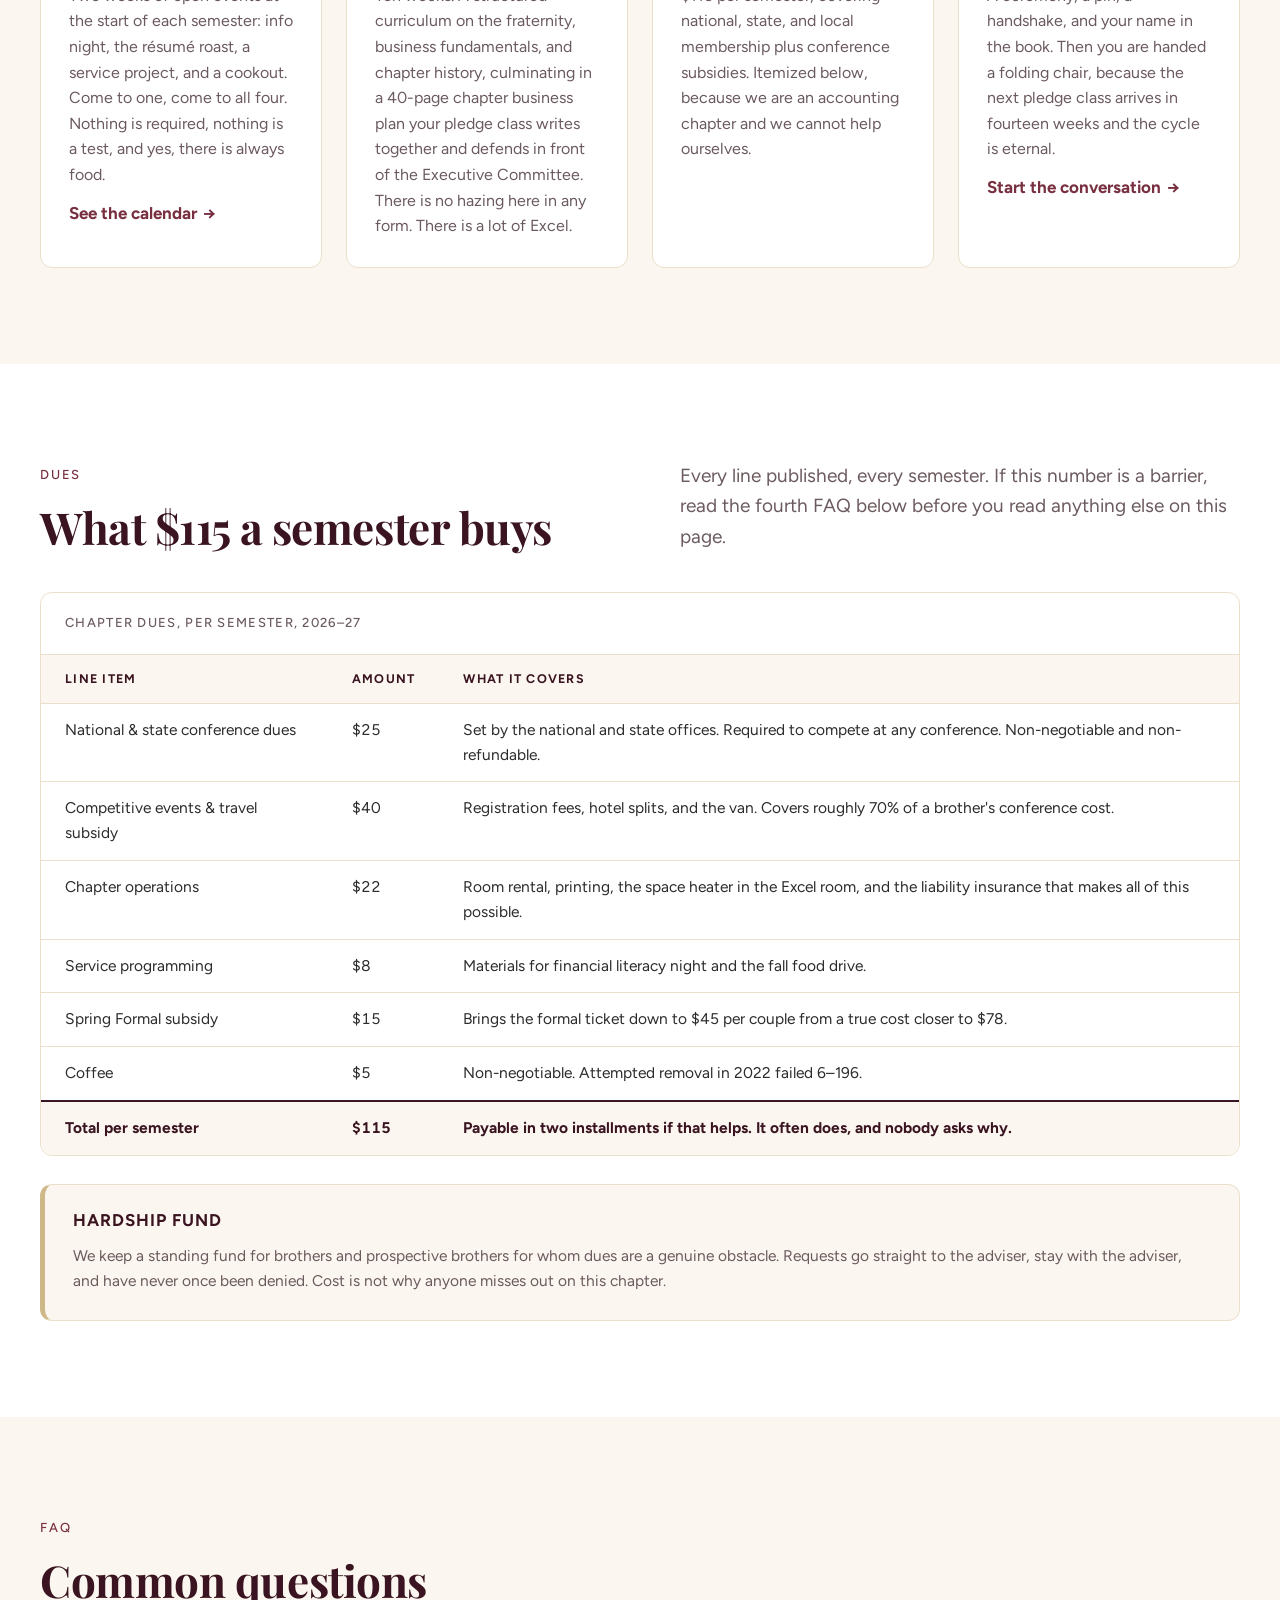
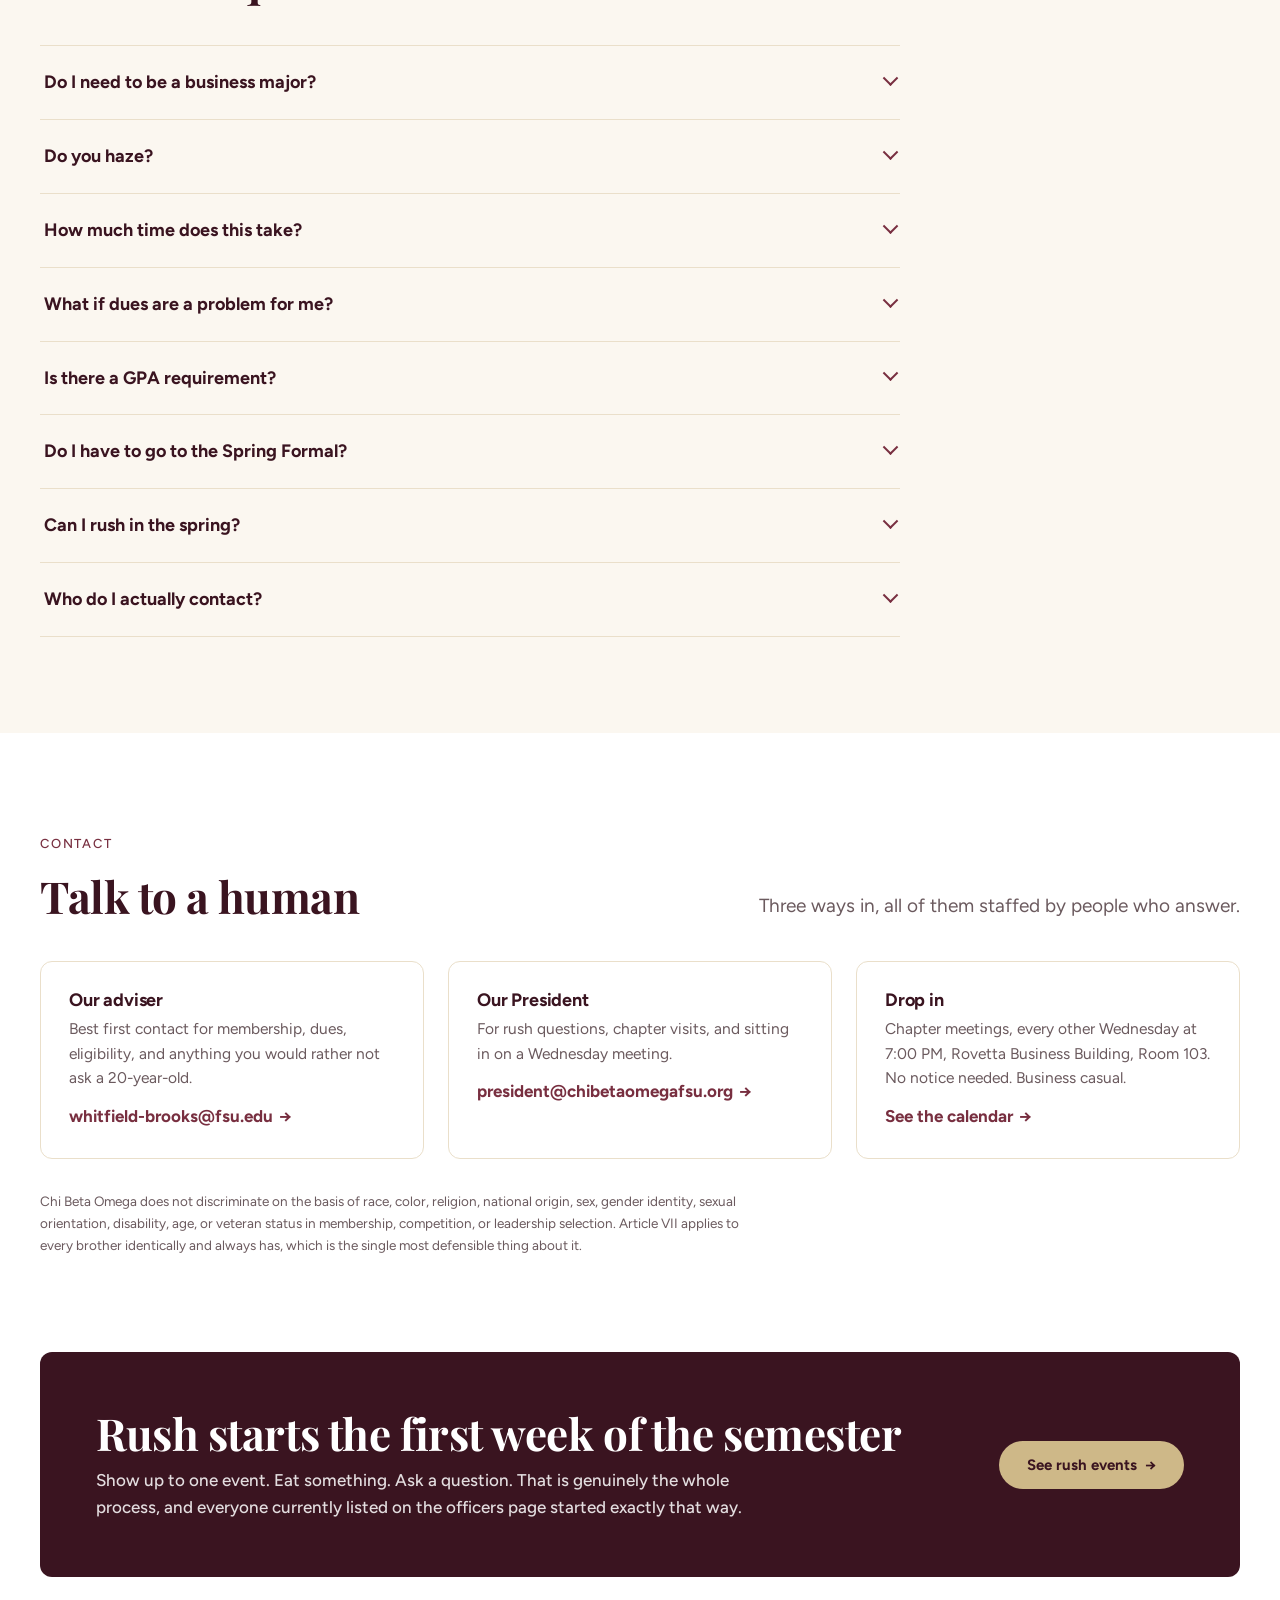
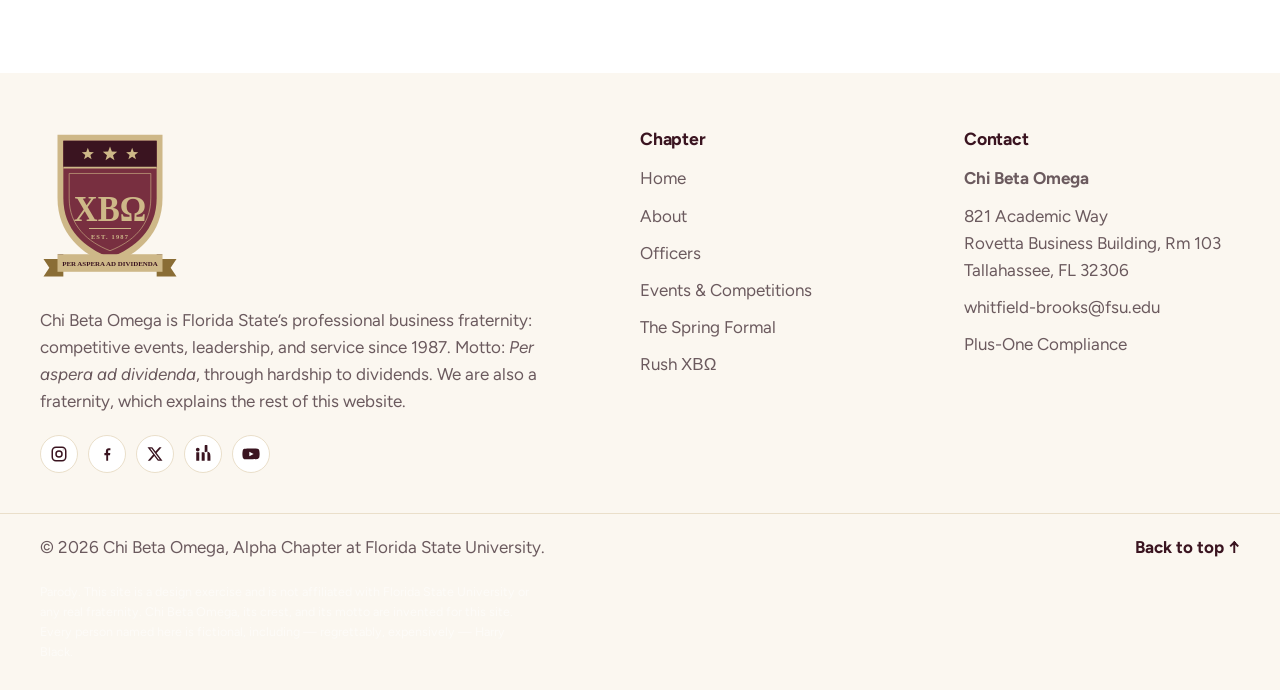
<file: join.html>
<!DOCTYPE html>
<html lang="en">
<head>
  <meta charset="UTF-8">
  <meta name="viewport" content="width=device-width, initial-scale=1.0">
  <title>Rush | Chi Beta Omega</title>
  <meta name="description" content="How to rush Chi Beta Omega: rush events, the pledge process, itemized dues, and answers to the questions everyone asks.">
  <meta name="theme-color" content="#3a1420">

  <link rel="icon" type="image/svg+xml" href="assets/brand/favicon.svg">
  <link rel="apple-touch-icon" href="assets/brand/apple-touch-icon.png">
  <link rel="preconnect" href="https://fonts.googleapis.com">
  <link rel="preconnect" href="https://fonts.gstatic.com" crossorigin>
  <link rel="stylesheet" href="https://fonts.googleapis.com/css2?family=Figtree:ital,wght@0,400;0,500;0,700;1,400;1,700&amp;family=Playfair+Display:wght@700;800&amp;display=swap">
  <link rel="stylesheet" href="css/styles.css">
</head>
<body>

  <svg xmlns="http://www.w3.org/2000/svg" style="display:none">
    <defs>
      <symbol id="i-calendar" viewBox="0 0 24 24" fill="none" stroke="currentColor" stroke-width="1.75" stroke-linecap="round" stroke-linejoin="round"><rect x="3" y="4.5" width="18" height="16.5" rx="2.5"/><path d="M3 9.5h18M8 2.75v3.5M16 2.75v3.5"/></symbol>
      <symbol id="i-trophy" viewBox="0 0 24 24" fill="none" stroke="currentColor" stroke-width="1.75" stroke-linecap="round" stroke-linejoin="round"><path d="M7 4h10v5a5 5 0 0 1-10 0V4z"/><path d="M7 6H4.5v1.5A3.5 3.5 0 0 0 8 11"/><path d="M17 6h2.5v1.5A3.5 3.5 0 0 1 16 11"/><path d="M12 14v3.5M8 20h8"/></symbol>
      <symbol id="i-users" viewBox="0 0 24 24" fill="none" stroke="currentColor" stroke-width="1.75" stroke-linecap="round" stroke-linejoin="round"><circle cx="9" cy="8" r="3.5"/><path d="M2.5 20a6.5 6.5 0 0 1 13 0"/><path d="M15.5 4.7a3.5 3.5 0 0 1 0 6.6M18 14.2a6.5 6.5 0 0 1 3.5 5.8"/></symbol>
      <symbol id="i-user-plus" viewBox="0 0 24 24" fill="none" stroke="currentColor" stroke-width="1.75" stroke-linecap="round" stroke-linejoin="round"><circle cx="10" cy="8" r="3.75"/><path d="M3 20.5a7 7 0 0 1 11.5-5.4"/><path d="M18.5 14v7M15 17.5h7"/></symbol>
      <symbol id="i-briefcase" viewBox="0 0 24 24" fill="none" stroke="currentColor" stroke-width="1.75" stroke-linecap="round" stroke-linejoin="round"><rect x="2.75" y="7" width="18.5" height="13" rx="2.5"/><path d="M8.5 7V5.5a2 2 0 0 1 2-2h3a2 2 0 0 1 2 2V7M2.75 12.5h18.5"/></symbol>
      <symbol id="i-heart" viewBox="0 0 24 24" fill="none" stroke="currentColor" stroke-width="1.75" stroke-linecap="round" stroke-linejoin="round"><path d="M12 20s-7.5-4.6-7.5-10.2A4.3 4.3 0 0 1 12 7.3a4.3 4.3 0 0 1 7.5 2.5C19.5 15.4 12 20 12 20z"/></symbol>
      <symbol id="i-globe" viewBox="0 0 24 24" fill="none" stroke="currentColor" stroke-width="1.75" stroke-linecap="round" stroke-linejoin="round"><circle cx="12" cy="12" r="9.25"/><path d="M2.75 12h18.5M12 2.75c2.6 2.8 3.9 5.9 3.9 9.25S14.6 18.45 12 21.25M12 2.75C9.4 5.55 8.1 8.65 8.1 12s1.3 6.7 3.9 9.5"/></symbol>
      <symbol id="i-star" viewBox="0 0 24 24" fill="none" stroke="currentColor" stroke-width="1.75" stroke-linecap="round" stroke-linejoin="round"><path d="M12 3.25l2.6 5.5 6 .75-4.4 4.15 1.1 5.95L12 16.7l-5.3 2.9 1.1-5.95-4.4-4.15 6-.75L12 3.25z"/></symbol>
      <symbol id="i-plane" viewBox="0 0 24 24" fill="none" stroke="currentColor" stroke-width="1.75" stroke-linecap="round" stroke-linejoin="round"><path d="M21 15.5l-8-4.5V5a1.5 1.5 0 0 0-3 0v6l-7 4.5V18l7-2v4l2 1.5V16l8 2v-2.5z"/></symbol>
      <symbol id="i-pin" viewBox="0 0 24 24" fill="none" stroke="currentColor" stroke-width="1.75" stroke-linecap="round" stroke-linejoin="round"><path d="M12 21.25s-7-6.1-7-11.5a7 7 0 0 1 14 0c0 5.4-7 11.5-7 11.5z"/><circle cx="12" cy="9.75" r="2.5"/></symbol>
      <symbol id="i-clock" viewBox="0 0 24 24" fill="none" stroke="currentColor" stroke-width="1.75" stroke-linecap="round" stroke-linejoin="round"><circle cx="12" cy="12" r="9.25"/><path d="M12 7v5l3.5 2"/></symbol>
      <symbol id="i-mail" viewBox="0 0 24 24" fill="none" stroke="currentColor" stroke-width="1.75" stroke-linecap="round" stroke-linejoin="round"><rect x="2.75" y="5" width="18.5" height="14" rx="2.5"/><path d="M3.5 6.5l8.5 6.5 8.5-6.5"/></symbol>
      <symbol id="i-image" viewBox="0 0 24 24" fill="none" stroke="currentColor" stroke-width="1.5" stroke-linecap="round" stroke-linejoin="round"><rect x="2.75" y="4" width="18.5" height="16" rx="2.5"/><circle cx="8.5" cy="9.5" r="1.75"/><path d="M21.25 15.5l-5-5-9.5 9.5"/></symbol>
      <symbol id="i-chevron" viewBox="0 0 24 24" fill="none" stroke="currentColor" stroke-width="2.25" stroke-linecap="round" stroke-linejoin="round"><path d="M9 5.5l6.5 6.5L9 18.5"/></symbol>
      <symbol id="i-instagram" viewBox="0 0 24 24" fill="none" stroke="currentColor" stroke-width="2"><rect x="3" y="3" width="18" height="18" rx="5"/><circle cx="12" cy="12" r="4"/><circle cx="17.5" cy="6.5" r="0.6" fill="currentColor" stroke="none"/></symbol>
      <symbol id="i-facebook" viewBox="0 0 24 24" fill="currentColor"><path d="M13.5 21v-7.5h2.5l.4-3h-2.9V8.6c0-.87.25-1.46 1.5-1.46h1.55V4.46a20.6 20.6 0 0 0-2.25-.12c-2.25 0-3.8 1.37-3.8 3.9v2.26H8.5v3h2.5V21h2.5z"/></symbol>
      <symbol id="i-x" viewBox="0 0 24 24" fill="currentColor"><path d="M17.75 3h3.07l-6.7 7.66L22 21h-6.17l-4.83-6.32L5.47 21H2.4l7.17-8.2L2 3h6.33l4.37 5.77L17.75 3zm-1.08 16.2h1.7L7.4 4.7H5.58l11.09 14.5z"/></symbol>
      <symbol id="i-linkedin" viewBox="0 0 24 24" fill="currentColor"><path d="M4.98 3.5a2.5 2.5 0 1 1 0 5 2.5 2.5 0 0 1 0-5zM3 9.5h4V21H3V9.5zm6.5 0h3.8v1.6h.05c.53-1 1.83-2.05 3.77-2.05 4.03 0 4.78 2.65 4.78 6.1V21h-4v-19.1c0-1.22-.02-2.78-1.7-2.78-1.7 0-1.96 1.33-1.96 2.7V21h-4V9.5z"/></symbol>
      <symbol id="i-youtube" viewBox="0 0 24 24" fill="currentColor"><path d="M23 7.2a3 3 0 0 0-2.1-2.1C19 4.6 12 4.6 12 4.6s-7 0-8.9.5A3 3 0 0 0 1 7.2 31 31 0 0 0 .5 12a31 31 0 0 0 .5 4.8 3 3 0 0 0 2.1 2.1C5 19 12 19 12 19s7 0 8.9-.5A3 3 0 0 0 23 16.8 31 31 0 0 0 23.5 12a31 31 0 0 0-.5-4.8zM9.75 15.02V8.98L15.5 12l-5.75 3.02z"/></symbol>
    </defs>
  </svg>

  <a class="skip-link" href="#main">Skip to content</a>

  <div class="utility-bar">
    <div class="container utility-bar__inner">
      <p>&Chi;&Beta;&Omega; &middot; Alpha Chapter at Florida State &middot; Est. 1987</p>
      <ul class="utility-bar__links">
        <li><a href="join.html">Rush Calendar</a></li>
        <li><a href="events.html#competitive-events">Competitive Events</a></li>
        <li><a href="about.html#officers">Officers</a></li>
        <li><a href="formal.html#checker">Plus-One Compliance</a></li>
      </ul>
    </div>
  </div>

  <header class="site-header">
    <nav class="container nav" aria-label="Main">
      <a class="brand" href="index.html">
        <img class="brand__logo" src="assets/brand/wordmark.svg" width="640" height="142" alt="Chi Beta Omega">
      </a>
      <button class="nav__toggle" type="button" aria-expanded="false" aria-controls="nav-links" aria-label="Open menu">
        <span></span><span></span><span></span>
      </button>
      <ul class="nav__links" id="nav-links">
        <li><a href="index.html">Home</a></li>
        <li><a href="about.html">About</a></li>
        <li><a href="events.html">Events</a></li>
        <li><a href="formal.html">The Formal</a></li>
        <li><a class="btn btn--gold btn--sm" href="join.html" aria-current="page">Rush &Chi;&Beta;&Omega;</a></li>
      </ul>
    </nav>
  </header>

  <main id="main">
    <section class="page-banner">
      <div class="container">
        <span class="eyebrow">Membership</span>
        <h1 class="display">Rush Chi Beta Omega</h1>
        <p>Join Florida State&rsquo;s most decorated business competition team, which is also a fraternity with a written position on mac-and-cheese bites.</p>
      </div>
    </section>

    <section class="section">
      <div class="container">
        <div class="section__head">
          <div>
            <span class="eyebrow">Why join</span>
            <h2 class="h2">What you actually get</h2>
          </div>
          <p class="lead">Beyond the obvious, which is 213 phone numbers and a permanent seat at Thanksgiving-level roast sessions.</p>
        </div>
        <div class="card-grid card-grid--3">
          <article class="card">
            <span class="card__icon"><svg aria-hidden="true"><use href="#i-briefcase"/></svg></span>
            <h3 class="card__title">Skills you can prove</h3>
            <p class="card__sub">Career ready</p>
            <p class="card__body">Public speaking, financial modeling, case analysis, running a meeting that ends on time. These are the things interviewers ask about, and you will have specific, dated, verifiable answers.</p>
          </article>
          <article class="card">
            <span class="card__icon"><svg aria-hidden="true"><use href="#i-star"/></svg></span>
            <h3 class="card__title">A record that stands out</h3>
            <p class="card__sub">Internships &amp; scholarships</p>
            <p class="card__body">Officer roles and competition placements do real work on an application, and the alumni board awards scholarships to brothers. Fourteen brothers landed summer internships last year. Eleven of them through alumni.</p>
          </article>
          <article class="card">
            <span class="card__icon"><svg aria-hidden="true"><use href="#i-plane"/></svg></span>
            <h3 class="card__title">Travel and compete</h3>
            <p class="card__sub">Four conferences a year</p>
            <p class="card__body">Panama City, Orlando, Washington DC, and wherever Nationals lands. Business attire for three straight days, a van with a contested aux cord, and the best weekends of the year.</p>
          </article>
        </div>
      </div>
    </section>

    <section class="section section--tint">
      <div class="container">
        <div class="section__head">
          <div>
            <span class="eyebrow">How to join</span>
            <h2 class="h2">Four steps to initiation</h2>
          </div>
        </div>
        <ol class="steps">
          <li class="step">
            <h3 class="h3">Rush</h3>
            <p>Two weeks of open events at the start of each semester: info night, the r&eacute;sum&eacute; roast, a service project, and a cookout. Come to one, come to all four. Nothing is required, nothing is a test, and yes, there is always food.</p>
            <a class="text-link" href="events.html">See the calendar <span aria-hidden="true">&rarr;</span></a>
          </li>
          <li class="step">
            <h3 class="h3">Pledge</h3>
            <p>Ten weeks. A structured curriculum on the fraternity, business fundamentals, and chapter history, culminating in a 40-page chapter business plan your pledge class writes together and defends in front of the Executive Committee. There is no hazing here in any form. There is a lot of Excel.</p>
          </li>
          <li class="step">
            <h3 class="h3">Pay dues</h3>
            <p>$115 per semester, covering national, state, and local membership plus conference subsidies. Itemized below, because we are an accounting chapter and we cannot help ourselves.</p>
          </li>
          <li class="step">
            <h3 class="h3">Initiate</h3>
            <p>A ceremony, a pin, a handshake, and your name in the book. Then you are handed a folding chair, because the next pledge class arrives in fourteen weeks and the cycle is eternal.</p>
            <a class="text-link" href="mailto:whitfield-brooks@fsu.edu?subject=Rushing%20Chi%20Beta%20Omega">Start the conversation <span aria-hidden="true">&rarr;</span></a>
          </li>
        </ol>
      </div>
    </section>

    <section class="section">
      <div class="container">
        <div class="section__head">
          <div>
            <span class="eyebrow">Dues</span>
            <h2 class="h2">What $115 a semester buys</h2>
          </div>
          <p class="lead">Every line published, every semester. If this number is a barrier, read the fourth FAQ below before you read anything else on this page.</p>
        </div>
        <div class="table-wrap">
          <table class="table">
            <caption>Chapter dues, per semester, 2026&ndash;27</caption>
            <thead>
              <tr><th scope="col">Line item</th><th scope="col">Amount</th><th scope="col">What it covers</th></tr>
            </thead>
            <tbody>
              <tr><td>National &amp; state conference dues</td><td class="num">$25</td><td>Set by the national and state offices. Required to compete at any conference. Non-negotiable and non-refundable.</td></tr>
              <tr><td>Competitive events &amp; travel subsidy</td><td class="num">$40</td><td>Registration fees, hotel splits, and the van. Covers roughly 70% of a brother's conference cost.</td></tr>
              <tr><td>Chapter operations</td><td class="num">$22</td><td>Room rental, printing, the space heater in the Excel room, and the liability insurance that makes all of this possible.</td></tr>
              <tr><td>Service programming</td><td class="num">$8</td><td>Materials for financial literacy night and the fall food drive.</td></tr>
              <tr><td>Spring Formal subsidy</td><td class="num">$15</td><td>Brings the formal ticket down to $45 per couple from a true cost closer to $78.</td></tr>
              <tr><td>Coffee</td><td class="num">$5</td><td>Non-negotiable. Attempted removal in 2022 failed 6&ndash;196.</td></tr>
            </tbody>
            <tfoot>
              <tr><td>Total per semester</td><td class="num">$115</td><td>Payable in two installments if that helps. It often does, and nobody asks why.</td></tr>
            </tfoot>
          </table>
        </div>
        <div class="notice" style="margin-top:28px;">
          <h3>Hardship fund</h3>
          <p>We keep a standing fund for brothers and prospective brothers for whom dues are a genuine obstacle. Requests go straight to the adviser, stay with the adviser, and have never once been denied. Cost is not why anyone misses out on this chapter.</p>
        </div>
      </div>
    </section>

    <section class="section section--tint">
      <div class="container">
        <div class="section__head">
          <div>
            <span class="eyebrow">FAQ</span>
            <h2 class="h2">Common questions</h2>
          </div>
        </div>
        <div class="faq">
          <details>
            <summary>Do I need to be a business major?</summary>
            <p>No, and roughly a third of the chapter is not. We have brothers in Engineering, Nursing, Communication, Criminology, and one in Philosophy who has won Public Speaking three years running and will not tell anyone how. Business knowledge is the thing we teach. Showing up is the thing you bring.</p>
          </details>
          <details>
            <summary>Do you haze?</summary>
            <p>No. Our national office, our adviser, Florida State, and the State of Florida are all extremely clear on this, and so are we &mdash; there is no hazing in this chapter in any form, and a brother who tries it is out the same night. What the pledge process actually consists of is a ten-week curriculum, a 40-page chapter business plan, and an unreasonable amount of folding-chair logistics. Some pledges claim they would prefer the other thing. They are joking. So are we, and only about the chairs.</p>
          </details>
          <details>
            <summary>How much time does this take?</summary>
            <p>One chapter meeting every other Wednesday, about fifty minutes. Add a practice session or two before each conference, plus whatever committee work you sign up for. Brothers who compete at Nationals are putting in real hours in February and March. Brothers who don't compete are looking at three or four hours a month.</p>
          </details>
          <details>
            <summary>What if dues are a problem for me?</summary>
            <p>Then email Dr. Whitfield-Brooks directly and it gets handled, confidentially, at the adviser level. No officer sees it and it is never discussed in chapter. We have a standing hardship fund for exactly this and we would much rather spend it than lose you.</p>
          </details>
          <details>
            <summary>Is there a GPA requirement?</summary>
            <p>2.75 to pledge, 2.5 to remain in good standing. If you fall below, you go on academic support rather than out the door: a study plan, a weekly check-in, and a brother assigned to you who has taken the class. Six brothers were on support last year. All six came off it.</p>
          </details>
          <details>
            <summary>Do I have to go to the Spring Formal?</summary>
            <p>No. It is optional, like everything social here. If you do come, you are bringing a date, because that is Article VII and it applies to everyone including the President, who was turned away for nine minutes in 2022.</p>
          </details>
          <details>
            <summary>Can I rush in the spring?</summary>
            <p>Yes. We take a pledge class each semester. Spring classes are smaller, which most brothers will tell you privately is the better experience.</p>
          </details>
          <details>
            <summary>Who do I actually contact?</summary>
            <p>Email our adviser at whitfield-brooks@fsu.edu, or any officer on the About page. We answer email within a day, which for a college organization is, frankly, a competitive advantage.</p>
          </details>
        </div>
      </div>
    </section>

    <section class="section">
      <div class="container">
        <div class="section__head">
          <div>
            <span class="eyebrow">Contact</span>
            <h2 class="h2">Talk to a human</h2>
          </div>
          <p class="lead">Three ways in, all of them staffed by people who answer.</p>
        </div>
        <div class="contact-grid">
          <div class="contact-card">
            <h3>Our adviser</h3>
            <p>Best first contact for membership, dues, eligibility, and anything you would rather not ask a 20-year-old.</p>
            <a class="text-link" href="mailto:whitfield-brooks@fsu.edu">whitfield-brooks@fsu.edu <span aria-hidden="true">&rarr;</span></a>
          </div>
          <div class="contact-card">
            <h3>Our President</h3>
            <p>For rush questions, chapter visits, and sitting in on a Wednesday meeting.</p>
            <a class="text-link" href="mailto:president@chibetaomegafsu.org">president@chibetaomegafsu.org <span aria-hidden="true">&rarr;</span></a>
          </div>
          <div class="contact-card">
            <h3>Drop in</h3>
            <p>Chapter meetings, every other Wednesday at 7:00 PM, Rovetta Business Building, Room 103. No notice needed. Business casual.</p>
            <a class="text-link" href="events.html">See the calendar <span aria-hidden="true">&rarr;</span></a>
          </div>
        </div>
        <p class="fine-print" style="margin-top:32px;">Chi Beta Omega does not discriminate on the basis of race, color, religion, national origin, sex, gender identity, sexual orientation, disability, age, or veteran status in membership, competition, or leadership selection. Article VII applies to every brother identically and always has, which is the single most defensible thing about it.</p>
      </div>
    </section>

    <section class="section section--tight">
      <div class="container">
        <div class="cta">
          <div>
            <h2 class="h2">Rush starts the first week of the semester</h2>
            <p>Show up to one event. Eat something. Ask a question. That is genuinely the whole process, and everyone currently listed on the officers page started exactly that way.</p>
          </div>
          <a class="btn btn--gold" href="events.html">See rush events <span class="arrow" aria-hidden="true">&rarr;</span></a>
        </div>
      </div>
    </section>
  </main>

  <footer class="site-footer">
    <div class="container footer__main">
      <div class="footer__brand">
        <img class="footer__logo" src="assets/brand/crest.svg" width="240" height="270" alt="Chi Beta Omega crest: Per Aspera ad Dividenda">
        <p class="footer__tagline">Chi Beta Omega is Florida State&rsquo;s professional business fraternity: competitive events, leadership, and service since 1987. Motto: <em>Per aspera ad dividenda</em>, through hardship to dividends. We are also a fraternity, which explains the rest of this website.</p>
        <ul class="social" aria-label="Social media">
          <li><a href="#" aria-label="Instagram"><svg aria-hidden="true"><use href="#i-instagram"/></svg></a></li>
          <li><a href="#" aria-label="Facebook"><svg aria-hidden="true"><use href="#i-facebook"/></svg></a></li>
          <li><a href="#" aria-label="X"><svg aria-hidden="true"><use href="#i-x"/></svg></a></li>
          <li><a href="#" aria-label="LinkedIn"><svg aria-hidden="true"><use href="#i-linkedin"/></svg></a></li>
          <li><a href="#" aria-label="YouTube"><svg aria-hidden="true"><use href="#i-youtube"/></svg></a></li>
        </ul>
      </div>
      <div>
        <h2 class="footer__heading">Chapter</h2>
        <ul class="footer__list">
          <li><a href="index.html">Home</a></li>
          <li><a href="about.html">About</a></li>
          <li><a href="about.html#officers">Officers</a></li>
          <li><a href="events.html">Events &amp; Competitions</a></li>
          <li><a href="formal.html">The Spring Formal</a></li>
          <li><a href="join.html">Rush &Chi;&Beta;&Omega;</a></li>
        </ul>
      </div>
      <div>
        <h2 class="footer__heading">Contact</h2>
        <ul class="footer__list">
          <li><strong>Chi Beta Omega</strong></li>
          <li>821 Academic Way<br>Rovetta Business Building, Rm 103<br>Tallahassee, FL 32306</li>
          <li><a href="mailto:whitfield-brooks@fsu.edu">whitfield-brooks@fsu.edu</a></li>
          <li><a href="formal.html#checker">Plus-One Compliance</a></li>
        </ul>
      </div>
    </div>
    <div class="footer__bottom">
      <div class="container">
        <p>&copy; <span data-year>2026</span> Chi Beta Omega, Alpha Chapter at Florida State University.</p>
        <a href="#main">Back to top &uarr;</a>
      </div>
      <div class="container">
        <p class="footer__fine">Parody. This site is a design exercise and is not affiliated with Florida State University or any real fraternity. Chi Beta Omega, its crest, and its motto are invented for this site. Every person named here is fictional, including &mdash; regrettably, expensively &mdash; Harry Black.</p>
      </div>
    </div>
  </footer>

  <script src="js/main.js"></script>
</body>
</html>
</file>
<file: css/styles.css>
/* ==========================================================================
    Design tokens (Chi Beta Omega: garnet & gold)
    ========================================================================== */
:root {
  /* Primary. Token names kept from the original template: "navy" is the
     deep ink garnet, "blue" is garnet. */
  --navy: #3a1420;
  --blue: #782f40;
  --gold: #ceb888;
  /* Secondary */
  --cobalt: #9b4257;
  --white: #ffffff;
  --black: #2d2b2b;

  /* Chapter accent: used on the Spring Formal sections */
  --garnet: #782f40;
  --garnet-deep: #5a2130;

  /* UI tints derived from the palette (surfaces and lines only) */
  --blue-50: #fbf7f0;
  --blue-100: #f3ead9;
  --line: #eadfca;
  --text-muted: #6b5a5e;

  --font: "Figtree", Arial, sans-serif;
  --font-display: "Playfair Display", Georgia, serif;

  --container: 1200px;
  --gutter: 24px;
  --section-space: 96px;
  --header-height: 96px;
  --radius: 12px;
  --shadow: 0 1px 2px rgba(58, 20, 32, 0.06), 0 8px 24px rgba(58, 20, 32, 0.08);

  --ease: cubic-bezier(0.2, 0, 0, 1);
  --duration: 200ms;
}

@media (max-width: 767px) {
  :root {
    --gutter: 20px;
    --section-space: 64px;
    --header-height: 76px;
  }
}

/* ==========================================================================
    Base
    ========================================================================== */
*,
*::before,
*::after {
  box-sizing: border-box;
}

html {
  -webkit-text-size-adjust: 100%;
  scroll-behavior: smooth;
}

body {
  display: flex;
  flex-direction: column;
  min-height: 100vh;
  margin: 0;
  background: var(--white);
  color: var(--black);
  font-family: var(--font);
  font-size: 17px;
  line-height: 1.6;
  -webkit-font-smoothing: antialiased;
  -moz-osx-font-smoothing: grayscale;
}

main {
  flex: 1;
}

body.menu-open {
  overflow: hidden;
}

img {
  display: block;
  max-width: 100%;
  height: auto;
}

h1,
h2,
h3,
h4 {
  margin: 0;
  color: var(--navy);
  font-weight: 700;
  letter-spacing: -0.01em;
  line-height: 1.15;
}

p {
  margin: 0;
}

a {
  color: inherit;
  text-decoration: none;
}

ul,
ol {
  margin: 0;
  padding: 0;
  list-style: none;
}

svg {
  flex-shrink: 0;
}

:focus-visible {
  outline: 3px solid var(--gold);
  outline-offset: 3px;
}

::selection {
  background: var(--gold);
  color: var(--navy);
}

.skip-link {
  position: absolute;
  top: 12px;
  left: 12px;
  z-index: 100;
  padding: 10px 16px;
  border-radius: 999px;
  background: var(--gold);
  color: var(--navy);
  font-size: 14px;
  font-weight: 700;
  transform: translateY(-200%);
}

.skip-link:focus {
  transform: none;
}

.visually-hidden {
  position: absolute;
  width: 1px;
  height: 1px;
  overflow: hidden;
  clip: rect(0 0 0 0);
  white-space: nowrap;
}

/* ==========================================================================
    Layout helpers
    ========================================================================== */
.container {
  width: 100%;
  max-width: calc(var(--container) + var(--gutter) * 2);
  margin: 0 auto;
  padding: 0 var(--gutter);
}

.section {
  padding: var(--section-space) 0;
}

.section--tight {
  padding-top: 0;
}

.section--tint {
  background: var(--blue-50);
}

.section__head {
  display: flex;
  flex-wrap: wrap;
  align-items: flex-end;
  justify-content: space-between;
  gap: 16px 32px;
  margin-bottom: 40px;
}

.section__head .lead {
  max-width: 560px;
}

/* ==========================================================================
    Typography
    ========================================================================== */
/* Brand guide: Medium, uppercase for subheads */
.eyebrow {
  display: inline-block;
  margin-bottom: 16px;
  color: var(--blue);
  font-size: 13px;
  font-weight: 500;
  letter-spacing: 0.14em;
  text-transform: uppercase;
}

.display {
  font-family: var(--font-display);
  font-size: clamp(2.5rem, 5.6vw, 4.25rem);
  line-height: 1.05;
  letter-spacing: -0.02em;
}

.h2 {
  font-family: var(--font-display);
  font-size: clamp(1.875rem, 3.6vw, 2.75rem);
}

.h3 {
  font-size: 1.25rem;
  line-height: 1.25;
}

.lead {
  font-size: clamp(1.0625rem, 1.5vw, 1.1875rem);
  color: var(--text-muted);
}

.callout-text {
  font-style: italic;
}

.text-link {
  display: inline-flex;
  align-items: center;
  gap: 6px;
  color: var(--blue);
  font-weight: 700;
}

.text-link:hover {
  text-decoration: underline;
  text-decoration-thickness: 2px;
  text-underline-offset: 4px;
}

/* ==========================================================================
    Buttons (pill buttons)
    ========================================================================== */
.btn {
  display: inline-flex;
  align-items: center;
  justify-content: center;
  gap: 8px;
  min-height: 48px;
  padding: 12px 26px;
  border: 2px solid transparent;
  border-radius: 999px;
  font-family: var(--font);
  font-size: 15px;
  font-weight: 700;
  line-height: 1.2;
  cursor: pointer;
  transition:
    background-color var(--duration) var(--ease),
    color var(--duration) var(--ease),
    border-color var(--duration) var(--ease),
    box-shadow var(--duration) var(--ease);
}

.btn--gold {
  background: var(--gold);
  color: var(--navy);
}

.btn--gold:hover {
  background: #dcc9a0;
  box-shadow: 0 6px 18px rgba(206, 184, 136, 0.45);
}

.btn--navy {
  background: var(--navy);
  color: var(--white);
}

.btn--navy:hover {
  background: var(--blue);
}

.btn--outline {
  border-color: var(--navy);
  color: var(--navy);
}

.btn--outline:hover {
  background: var(--navy);
  color: var(--white);
}

.btn--outline-light {
  border-color: rgba(255, 255, 255, 0.7);
  color: var(--white);
}

.btn--outline-light:hover {
  border-color: var(--white);
  background: var(--white);
  color: var(--navy);
}

.btn--soft {
  border-color: var(--line);
  background: var(--white);
  color: var(--navy);
  font-weight: 500;
  box-shadow: 0 1px 2px rgba(58, 20, 32, 0.06);
}

.btn--soft:hover {
  border-color: var(--blue);
  color: var(--blue);
}

.btn--sm {
  min-height: 40px;
  padding: 8px 20px;
  font-size: 14px;
}

.btn .arrow {
  transition: transform var(--duration) var(--ease);
}

.btn:hover .arrow {
  transform: translateX(3px);
}

.btn-row {
  display: flex;
  flex-wrap: wrap;
  gap: 12px;
}

.btn-row--spaced {
  margin-top: 24px;
}

/* ==========================================================================
    Utility bar (navy strip above the header)
    ========================================================================== */
.utility-bar {
  background: var(--navy);
  color: var(--white);
  font-size: 13px;
  font-weight: 500;
}

.utility-bar__inner {
  display: flex;
  align-items: center;
  justify-content: space-between;
  gap: 24px;
  min-height: 40px;
}

.utility-bar__links {
  display: flex;
  align-items: center;
  gap: 24px;
  letter-spacing: 0.06em;
  text-transform: uppercase;
}

.utility-bar__links a:hover {
  color: var(--gold);
}

@media (max-width: 767px) {
  .utility-bar {
    display: none;
  }
}

/* ==========================================================================
    Header / navbar
    ========================================================================== */
.site-header {
  position: sticky;
  top: 0;
  z-index: 50;
  background: var(--white);
  box-shadow: 0 1px 0 var(--line);
  transition: box-shadow var(--duration) var(--ease);
}

.site-header.is-scrolled {
  box-shadow: 0 1px 0 var(--line), 0 6px 20px rgba(58, 20, 32, 0.08);
}

.nav {
  display: flex;
  align-items: center;
  justify-content: space-between;
  gap: 24px;
  height: var(--header-height);
}

/* Wordmark: 240px wide, ~53px tall in a 96px header. */
.brand {
  display: flex;
  align-items: center;
  gap: 28px;
}

.brand__logo {
  width: 240px;
}

.brand__chapter {
  padding-left: 28px;
  border-left: 1px solid var(--line);
  color: var(--navy);
  font-size: 13px;
  font-weight: 500;
  line-height: 1.35;
  letter-spacing: 0.1em;
  text-transform: uppercase;
}

.nav__links {
  display: flex;
  align-items: center;
  gap: 32px;
  font-size: 15px;
  font-weight: 500;
}

.nav__links a:not(.btn) {
  position: relative;
  padding: 8px 0;
  color: var(--black);
  transition: color var(--duration) var(--ease);
}

.nav__links a:not(.btn)::after {
  content: "";
  position: absolute;
  right: 0;
  bottom: 0;
  left: 0;
  height: 3px;
  border-radius: 3px;
  background: var(--gold);
  transform: scaleX(0);
  transition: transform var(--duration) var(--ease);
}

.nav__links a:not(.btn):hover,
.nav__links a[aria-current="page"] {
  color: var(--navy);
}

.nav__links a:not(.btn):hover::after,
.nav__links a[aria-current="page"]::after {
  transform: scaleX(1);
}

.nav__links a[aria-current="page"] {
  font-weight: 700;
}

.nav__links .btn[aria-current="page"] {
  box-shadow: 0 0 0 3px var(--blue-100);
}

.nav__toggle {
  display: none;
  position: relative;
  width: 44px;
  height: 44px;
  margin-right: -10px;
  padding: 0;
  border: 0;
  background: none;
  color: var(--navy);
  cursor: pointer;
}

.nav__toggle span {
  position: absolute;
  left: 11px;
  width: 22px;
  height: 2px;
  border-radius: 2px;
  background: currentColor;
  transition: transform var(--duration) var(--ease), opacity var(--duration) var(--ease);
}

.nav__toggle span:nth-child(1) {
  top: 14px;
}

.nav__toggle span:nth-child(2) {
  top: 21px;
}

.nav__toggle span:nth-child(3) {
  top: 28px;
}

.nav__toggle[aria-expanded="true"] span:nth-child(1) {
  transform: translateY(7px) rotate(45deg);
}

.nav__toggle[aria-expanded="true"] span:nth-child(2) {
  opacity: 0;
}

.nav__toggle[aria-expanded="true"] span:nth-child(3) {
  transform: translateY(-7px) rotate(-45deg);
}

@media (max-width: 1023px) {
  .brand__chapter {
    display: none;
  }
}

@media (max-width: 767px) {
  .brand__logo {
    width: 132px;
  }

  .nav__toggle {
    display: block;
  }

  .nav__links {
    position: fixed;
    inset: var(--header-height) 0 0 0;
    flex-direction: column;
    align-items: stretch;
    gap: 0;
    padding: 16px var(--gutter) 32px;
    background: var(--white);
    font-size: 22px;
    opacity: 0;
    visibility: hidden;
    transition:
      opacity var(--duration) var(--ease),
      visibility var(--duration);
  }

  .nav__links.is-open {
    opacity: 1;
    visibility: visible;
  }

  .nav__links li {
    border-bottom: 1px solid var(--line);
  }

  .nav__links li:last-child {
    margin-top: 24px;
    border-bottom: 0;
  }

  .nav__links a:not(.btn) {
    display: block;
    padding: 16px 0;
  }

  .nav__links a:not(.btn)::after {
    display: none;
  }

  .nav__links a[aria-current="page"] {
    color: var(--blue);
  }

  .nav__links .btn {
    width: 100%;
    min-height: 56px;
    font-size: 17px;
  }
}

/* ==========================================================================
    Home: hero (garnet panel + photo)
    ========================================================================== */
.hero {
  position: relative;
  overflow: hidden;
  background: var(--navy);
  color: var(--white);
}

.hero__inner {
  display: grid;
  grid-template-columns: minmax(0, 6fr) minmax(0, 5fr);
  align-items: center;
  gap: 56px;
  min-height: 560px;
  padding-top: 72px;
  padding-bottom: 128px;
}

/* Reverse wordmark on the dark hero */
.hero__logo {
  width: 300px;
  margin-bottom: 40px;
}

.hero .eyebrow {
  color: var(--gold);
}

.hero .display {
  font-family: var(--font-display);
  margin-bottom: 24px;
  color: var(--white);
}

/* Brand guide: Medium for body copy on dark backgrounds */
.hero__lead {
  max-width: 540px;
  margin-bottom: 36px;
  color: rgba(255, 255, 255, 0.86);
  font-size: clamp(1.0625rem, 1.5vw, 1.25rem);
  font-weight: 500;
}

.hero__media {
  position: relative;
}

/* Gold + cobalt accent bars behind the photo */
.hero__media::before {
  content: "";
  position: absolute;
  inset: 24px -24px -24px 24px;
  border-radius: var(--radius);
  background: var(--cobalt);
}

.hero__media::after {
  content: "";
  position: absolute;
  bottom: -40px;
  left: -16px;
  width: 120px;
  height: 12px;
  border-radius: 12px;
  background: var(--gold);
}

.hero__media .photo {
  position: relative;
  z-index: 1;
  aspect-ratio: 4 / 3;
}

/* ==========================================================================
    Photo placeholder (swap for <img> when you have real photos)
    ========================================================================== */
.photo {
  display: grid;
  place-items: center;
  overflow: hidden;
  border-radius: var(--radius);
  background:
    linear-gradient(135deg, rgba(206, 184, 136, 0.22), rgba(120, 47, 64, 0.14)),
    var(--blue-100);
  color: var(--blue);
  font-size: 12px;
  font-weight: 500;
  letter-spacing: 0.14em;
  text-align: center;
  text-transform: uppercase;
}

.photo svg {
  display: block;
  width: 40px;
  height: 40px;
  margin: 0 auto 10px;
  opacity: 0.7;
}

.photo img {
  width: 100%;
  height: 100%;
  object-fit: cover;
}

/* ==========================================================================
    Callout band (light blue, rounded)
    ========================================================================== */
.callout {
  display: grid;
  grid-template-columns: minmax(0, 1fr) auto;
  align-items: center;
  gap: 24px 48px;
  padding: 48px 56px;
  border-radius: var(--radius);
  background: var(--blue-100);
}

.callout .h2 {
  font-family: var(--font-display);
  margin-bottom: 12px;
  font-size: clamp(1.5rem, 2.6vw, 2rem);
}

.callout p {
  max-width: 720px;
  color: var(--black);
}

.callout--overlap {
  position: relative;
  z-index: 2;
  margin-top: -56px;
  box-shadow: var(--shadow);
}

/* ==========================================================================
    Quick links (icon row)
    ========================================================================== */
.quick-links {
  display: grid;
  grid-template-columns: repeat(4, 1fr);
  gap: 16px;
}

.quick-link {
  display: flex;
  flex-direction: column;
  align-items: center;
  gap: 16px;
  padding: 28px 16px;
  border-radius: var(--radius);
  color: var(--navy);
  font-weight: 700;
  text-align: center;
  transition: background-color var(--duration) var(--ease);
}

.quick-link svg {
  width: 44px;
  height: 44px;
  color: var(--blue);
  transition: transform var(--duration) var(--ease);
}

.quick-link:hover {
  background: var(--blue-50);
}

.quick-link:hover svg {
  transform: translateY(-3px);
}

/* ==========================================================================
    Cards
    ========================================================================== */
.card-grid {
  display: grid;
  grid-template-columns: repeat(4, 1fr);
  gap: 24px;
}

.card-grid--3 {
  grid-template-columns: repeat(3, 1fr);
}

.card {
  display: flex;
  flex-direction: column;
  padding: 32px 28px 24px;
  border: 1px solid var(--line);
  border-radius: var(--radius);
  background: var(--white);
  transition:
    border-color var(--duration) var(--ease),
    box-shadow var(--duration) var(--ease),
    transform var(--duration) var(--ease);
}

a.card:hover,
.card:has(a:hover) {
  border-color: transparent;
  box-shadow: var(--shadow);
  transform: translateY(-2px);
}

.card__icon {
  display: grid;
  place-items: center;
  width: 52px;
  height: 52px;
  margin-bottom: 20px;
  border-radius: 50%;
  background: var(--blue-50);
  color: var(--blue);
}

.card__icon svg {
  width: 26px;
  height: 26px;
}

.card__title {
  padding-bottom: 12px;
  border-bottom: 3px solid var(--gold);
  color: var(--navy);
  font-size: 1.5rem;
}

.card__sub {
  margin-top: 12px;
  color: var(--blue);
  font-size: 13px;
  font-weight: 500;
  letter-spacing: 0.12em;
  text-transform: uppercase;
}

.card__body {
  flex: 1;
  margin-top: 12px;
  color: var(--text-muted);
  font-size: 16px;
}

.card__link {
  display: flex;
  align-items: center;
  justify-content: space-between;
  margin-top: 24px;
  padding-top: 16px;
  border-top: 1px solid var(--line);
  color: var(--navy);
  font-weight: 700;
}

.card__link svg {
  width: 18px;
  height: 18px;
  transition: transform var(--duration) var(--ease);
}

.card__link:hover {
  color: var(--blue);
}

.card__link:hover svg {
  transform: translateX(4px);
}

/* ==========================================================================
    Feature (Save the Date: image + text)
    ========================================================================== */
.feature__title {
  max-width: 22ch;
  margin-bottom: 40px;
}

.feature__grid {
  display: grid;
  grid-template-columns: minmax(0, 5fr) minmax(0, 7fr);
  align-items: center;
  gap: 48px;
}

.feature__grid .photo {
  aspect-ratio: 16 / 10;
}

.feature__body {
  display: grid;
  gap: 20px;
  justify-items: start;
}

.feature__body p {
  color: var(--text-muted);
}

.meta {
  display: flex;
  flex-wrap: wrap;
  gap: 8px 20px;
  color: var(--navy);
  font-weight: 700;
}

.meta span {
  display: inline-flex;
  align-items: center;
  gap: 8px;
}

.meta svg {
  width: 18px;
  height: 18px;
  color: var(--blue);
}

/* ==========================================================================
    Page banner (sub-page header)
    ========================================================================== */
.page-banner {
  position: relative;
  overflow: hidden;
  padding: clamp(64px, 9vw, 112px) 0;
  background: var(--navy);
  color: var(--white);
}

/* Gold + cobalt corner bars echo the delta's angles */
.page-banner::before,
.page-banner::after {
  content: "";
  position: absolute;
  right: -80px;
  width: 420px;
  border-radius: 24px;
  transform: rotate(-30deg);
}

.page-banner::before {
  top: -60px;
  height: 120px;
  background: var(--cobalt);
  opacity: 0.55;
}

.page-banner::after {
  bottom: -30px;
  height: 44px;
  background: var(--gold);
}

.page-banner .container {
  position: relative;
  z-index: 1;
}

.page-banner .eyebrow {
  color: var(--gold);
}

.page-banner .display {
  font-family: var(--font-display);
  max-width: 16ch;
  color: var(--white);
}

.page-banner p {
  max-width: 620px;
  margin-top: 20px;
  color: rgba(255, 255, 255, 0.86);
  font-size: clamp(1.0625rem, 1.5vw, 1.25rem);
  font-weight: 500;
}

@media (max-width: 767px) {
  .page-banner {
    padding-top: 72px;
    padding-bottom: 80px;
  }
}

/* ==========================================================================
    Footer
    ========================================================================== */
.site-footer {
  padding-top: 56px;
  background: #fbf7f0;
  color: var(--black);
}

.footer__main {
  display: grid;
  grid-template-columns: minmax(0, 2fr) minmax(0, 1fr) minmax(0, 1fr);
  gap: 40px 48px;
  padding-bottom: 40px;
}

.footer__brand {
  display: grid;
  gap: 20px;
}

.footer__logo {
  width: 140px;
}

.footer__tagline {
  max-width: 48ch;
  color: var(--text-muted);
}

.footer__heading {
  margin-bottom: 16px;
  color: var(--navy);
  font-size: 1.1rem;
}

.footer__list {
  display: grid;
  gap: 10px;
  color: var(--text-muted);
}

.footer__list a:hover {
  color: var(--blue);
}

.social {
  display: flex;
  flex-wrap: wrap;
  gap: 10px;
}

.social a {
  display: grid;
  place-items: center;
  width: 38px;
  height: 38px;
  border-radius: 50%;
  background: var(--white);
  border: 1px solid var(--line);
  color: var(--navy);
  transition:
    background-color var(--duration) var(--ease),
    border-color var(--duration) var(--ease),
    color var(--duration) var(--ease),
    transform var(--duration) var(--ease);
}

.social a:hover {
  background: var(--blue-50);
  border-color: var(--blue);
  color: var(--blue);
  transform: translateY(-2px);
}

.social svg {
  width: 18px;
  height: 18px;
}

.footer__bottom {
  border-top: 1px solid var(--line);
  padding: 20px 0 28px;
  color: var(--text-muted);
}

.footer__bottom .container {
  display: flex;
  align-items: center;
  justify-content: space-between;
  gap: 16px;
}

.footer__bottom a {
  color: var(--navy);
  font-weight: 700;
}

@media (max-width: 767px) {
  .footer__main {
    grid-template-columns: 1fr;
  }

  .footer__bottom .container {
    flex-direction: column;
    align-items: flex-start;
  }
}

/* ==========================================================================
    Page content styles
    ========================================================================== */
.page-copy {
  display: grid;
  gap: 28px;
  color: var(--text-muted);
}

.page-copy h2,
.page-copy h3,
.page-copy h4 {
  color: var(--navy);
}

.page-copy p + p {
  margin-top: 18px;
}

.page-copy .lead {
  margin-bottom: 8px;
}

.page-copy__grid {
  display: grid;
  grid-template-columns: minmax(0, 1.2fr) minmax(0, 1fr);
  gap: 32px;
}

.page-copy__grid .photo {
  min-height: 320px;
}

@media (max-width: 767px) {
  .page-copy__grid {
    grid-template-columns: 1fr;
  }
}

/* ==========================================================================
    Forms
    ========================================================================== */
.field {
  display: grid;
  gap: 8px;
}

.field label {
  color: var(--navy);
  font-size: 14px;
  font-weight: 700;
}

.field input,
.field select,
.field textarea {
  width: 100%;
  min-height: 52px;
  padding: 14px 16px;
  border: 1px solid var(--line);
  border-radius: 12px;
  background: var(--white);
  color: var(--black);
  font: inherit;
}

.field textarea {
  min-height: 140px;
  resize: vertical;
}

.field input:focus,
.field select:focus,
.field textarea:focus {
  border-color: var(--blue);
  box-shadow: 0 0 0 4px rgba(120, 47, 64, 0.14);
  outline: none;
}

/* ==========================================================================
    Responsive tweaks
    ========================================================================== */
@media (max-width: 1023px) {
  .quick-links {
    grid-template-columns: repeat(2, minmax(0, 1fr));
  }

  .card-grid {
    grid-template-columns: repeat(2, minmax(0, 1fr));
  }

  .card-grid--3 {
    grid-template-columns: repeat(2, minmax(0, 1fr));
  }

  .feature__grid {
    grid-template-columns: 1fr;
  }
}

@media (max-width: 767px) {
  .hero__inner {
    grid-template-columns: 1fr;
    gap: 32px;
    min-height: 0;
    padding-top: 48px;
    padding-bottom: 80px;
  }

  .quick-links,
  .card-grid,
  .card-grid--3 {
    grid-template-columns: 1fr;
  }

  .callout {
    grid-template-columns: 1fr;
    padding: 32px 24px;
  }

  .section__head {
    margin-bottom: 28px;
  }
}

/* ==========================================================================
    Split heading + body
    ========================================================================== */
.split {
  display: grid;
  gap: 32px;
}

@media (min-width: 900px) {
  .split {
    grid-template-columns: minmax(0, 340px) minmax(0, 1fr);
    gap: 64px;
  }
}

.split__body > p:first-child {
  margin-top: 0;
}

.split__body > p {
  font-size: 18px;
}

/* ==========================================================================
    Mission quote
    ========================================================================== */
.mission {
  max-width: 900px;
  margin: 0 auto;
  padding: clamp(32px, 5vw, 56px);
  border-radius: var(--radius);
  border-left: 6px solid var(--gold);
  background: var(--blue-50);
  text-align: left;
}

.mission blockquote {
  margin: 0;
}

.mission blockquote p {
  margin: 0;
  color: var(--navy);
  font-size: clamp(20px, 2.4vw, 27px);
  font-weight: 700;
  line-height: 1.35;
}

.mission cite {
  display: block;
  margin-top: 20px;
  color: var(--text-muted);
  font-size: 14px;
  font-style: normal;
  letter-spacing: 0.06em;
  text-transform: uppercase;
}

/* ==========================================================================
    Officers
    ========================================================================== */
.officer-grid {
  display: grid;
  gap: 28px;
  grid-template-columns: repeat(auto-fit, minmax(240px, 1fr));
}

.officer {
  display: flex;
  flex-direction: column;
  overflow: hidden;
  border: 1px solid var(--line);
  border-radius: var(--radius);
  background: var(--white);
  box-shadow: var(--shadow);
}

.officer .photo {
  aspect-ratio: 4 / 3;
  border-radius: 0;
}

.officer__body {
  padding: 22px 24px 26px;
}

.officer__role {
  margin: 0 0 6px;
  color: var(--blue);
  font-size: 12px;
  font-weight: 500;
  letter-spacing: 0.14em;
  text-transform: uppercase;
}

.officer__name {
  margin: 0 0 6px;
  color: var(--navy);
  font-size: 20px;
  line-height: 1.25;
}

.officer__body p:not(.officer__role) {
  margin: 0 0 12px;
  color: var(--text-muted);
  font-size: 15px;
}

.officer__email {
  font-size: 14px;
  font-weight: 500;
  word-break: break-word;
}

.officer--adviser {
  grid-column: 1 / -1;
}

@media (min-width: 900px) {
  .officer--adviser {
    flex-direction: row;
  }

  .officer--adviser .photo {
    flex: 0 0 300px;
    aspect-ratio: auto;
  }

  .officer--adviser .officer__body {
    align-self: center;
    padding: 32px 40px;
    max-width: 640px;
  }
}

/* ==========================================================================
    Event list
    ========================================================================== */
.event-list {
  margin: 0;
  padding: 0;
  list-style: none;
  border-top: 1px solid var(--line);
}

.event {
  display: grid;
  align-items: center;
  gap: 8px 24px;
  grid-template-columns: 76px minmax(0, 1fr);
  padding: 24px 4px;
  border-bottom: 1px solid var(--line);
  transition: background-color var(--duration) var(--ease);
}

.event:hover {
  background: var(--blue-50);
}

.event__date {
  display: grid;
  margin: 0;
  padding: 10px 6px;
  border-radius: 10px;
  background: var(--blue-100);
  color: var(--navy);
  text-align: center;
  line-height: 1.1;
}

.event__date span {
  font-size: 12px;
  font-weight: 500;
  letter-spacing: 0.1em;
  text-transform: uppercase;
}

.event__date strong {
  font-size: 26px;
}

.event__tag {
  display: inline-block;
  margin-bottom: 8px;
  padding: 4px 12px;
  border-radius: 999px;
  background: var(--navy);
  color: var(--white);
  font-size: 11px;
  font-weight: 500;
  letter-spacing: 0.12em;
  text-transform: uppercase;
}

.event__tag--formal {
  background: var(--garnet);
}

.event__tag--chapter {
  background: var(--blue);
}

.event__title {
  margin: 0 0 8px;
  color: var(--navy);
  font-size: 21px;
  line-height: 1.25;
}

.event__note {
  margin: 8px 0 0;
  color: var(--text-muted);
  font-size: 15px;
}

.event > .btn {
  grid-column: 2;
  justify-self: start;
}

@media (min-width: 860px) {
  .event {
    grid-template-columns: 76px minmax(0, 1fr) auto;
  }

  .event > .btn {
    grid-column: 3;
    justify-self: end;
  }
}

/* ==========================================================================
    Steps
    ========================================================================== */
.steps {
  display: grid;
  gap: 24px;
  margin: 0;
  padding: 0;
  counter-reset: step;
  list-style: none;
  grid-template-columns: repeat(auto-fit, minmax(260px, 1fr));
}

.step {
  position: relative;
  padding: 32px 28px 28px;
  border: 1px solid var(--line);
  border-radius: var(--radius);
  background: var(--white);
  counter-increment: step;
}

.step::before {
  content: counter(step);
  display: grid;
  place-items: center;
  width: 44px;
  height: 44px;
  margin-bottom: 18px;
  border-radius: 999px;
  background: var(--gold);
  color: var(--navy);
  font-size: 19px;
  font-weight: 700;
}

.step .h3 {
  margin: 0 0 10px;
}

.step p {
  margin: 0 0 12px;
  color: var(--text-muted);
  font-size: 16px;
}

.step p:last-child {
  margin-bottom: 0;
}

/* ==========================================================================
    FAQ
    ========================================================================== */
.faq {
  max-width: 860px;
  border-top: 1px solid var(--line);
}

.faq details {
  border-bottom: 1px solid var(--line);
}

.faq summary {
  display: flex;
  align-items: center;
  justify-content: space-between;
  gap: 20px;
  padding: 22px 4px;
  color: var(--navy);
  font-size: 18px;
  font-weight: 700;
  cursor: pointer;
  list-style: none;
}

.faq summary::-webkit-details-marker {
  display: none;
}

.faq summary::after {
  content: "";
  flex: 0 0 auto;
  width: 11px;
  height: 11px;
  border-right: 2.5px solid var(--blue);
  border-bottom: 2.5px solid var(--blue);
  transform: rotate(45deg) translate(-3px, -3px);
  transition: transform var(--duration) var(--ease);
}

.faq details[open] summary::after {
  transform: rotate(225deg) translate(-3px, -3px);
}

.faq summary:hover {
  color: var(--blue);
}

.faq details p {
  margin: 0 0 22px;
  max-width: 68ch;
  color: var(--text-muted);
}

/* ==========================================================================
    CTA strip
    ========================================================================== */
.cta {
  display: flex;
  flex-wrap: wrap;
  align-items: center;
  justify-content: space-between;
  gap: 28px;
  padding: clamp(32px, 5vw, 56px);
  border-radius: var(--radius);
  background: var(--navy);
  color: var(--white);
}

.cta .h2 {
  font-family: var(--font-display);
  margin: 0 0 8px;
  color: var(--white);
}

.cta p {
  margin: 0;
  max-width: 62ch;
  color: rgba(255, 255, 255, 0.86);
  font-weight: 500;
}

/* ==========================================================================
    Stat band
    ========================================================================== */
.stat-band {
  /* Room for the .callout--overlap card that rises into this band */
  padding-bottom: 56px;
  background: var(--navy);
  color: var(--white);
}

.stat-band__grid {
  display: grid;
  gap: 1px;
  padding: 0;
  margin: 0;
  list-style: none;
  grid-template-columns: repeat(auto-fit, minmax(190px, 1fr));
  background: rgba(255, 255, 255, 0.16);
  border: 1px solid rgba(255, 255, 255, 0.16);
}

.stat {
  padding: 34px 26px;
  background: var(--navy);
}

.stat strong {
  display: block;
  color: var(--gold);
  font-size: clamp(32px, 4vw, 44px);
  line-height: 1;
}

.stat span {
  display: block;
  margin-top: 10px;
  font-size: 14px;
  font-weight: 500;
  color: rgba(255, 255, 255, 0.82);
}

.stat small {
  display: block;
  margin-top: 6px;
  color: rgba(255, 255, 255, 0.55);
  font-size: 12.5px;
  font-style: italic;
}

/* ==========================================================================
    Data table
    ========================================================================== */
.table-wrap {
  overflow-x: auto;
  border: 1px solid var(--line);
  border-radius: var(--radius);
  background: var(--white);
}

.table {
  width: 100%;
  border-collapse: collapse;
  font-size: 15.5px;
}

.table caption {
  padding: 20px 24px;
  border-bottom: 1px solid var(--line);
  color: var(--text-muted);
  font-size: 13px;
  font-weight: 500;
  letter-spacing: 0.1em;
  text-align: left;
  text-transform: uppercase;
}

.table th,
.table td {
  padding: 14px 24px;
  border-bottom: 1px solid var(--line);
  text-align: left;
  vertical-align: top;
}

.table thead th {
  background: var(--blue-50);
  color: var(--navy);
  font-size: 12.5px;
  font-weight: 700;
  letter-spacing: 0.1em;
  text-transform: uppercase;
  white-space: nowrap;
}

.table tbody tr:last-child td {
  border-bottom: 0;
}

.table tfoot td {
  border-top: 2px solid var(--navy);
  border-bottom: 0;
  background: var(--blue-50);
  color: var(--navy);
  font-weight: 700;
}

.table td small {
  display: block;
  margin-top: 4px;
  color: var(--text-muted);
  font-size: 13.5px;
}

.table .num {
  font-variant-numeric: tabular-nums;
  white-space: nowrap;
}

/* ==========================================================================
    Notice / callout box
    ========================================================================== */
.notice {
  display: grid;
  gap: 14px;
  padding: 26px 28px;
  border: 1px solid var(--line);
  border-left: 5px solid var(--gold);
  border-radius: var(--radius);
  background: var(--blue-50);
}

.notice h3 {
  margin: 0;
  color: var(--navy);
  font-size: 17px;
  letter-spacing: 0.06em;
  text-transform: uppercase;
}

.notice p {
  margin: 0;
  color: var(--text-muted);
  font-size: 15.5px;
}

.notice--garnet {
  border-left-color: var(--garnet);
}

/* ==========================================================================
    Testimonials
    ========================================================================== */
.quote-grid {
  display: grid;
  gap: 24px;
  grid-template-columns: repeat(auto-fit, minmax(280px, 1fr));
}

.quote {
  display: flex;
  flex-direction: column;
  gap: 18px;
  margin: 0;
  padding: 30px 28px;
  border: 1px solid var(--line);
  border-radius: var(--radius);
  background: var(--white);
  box-shadow: var(--shadow);
}

.quote p {
  margin: 0;
  color: var(--navy);
  font-size: 17.5px;
  line-height: 1.5;
}

.quote p::before {
  content: "\201C";
}

.quote p::after {
  content: "\201D";
}

.quote footer {
  margin-top: auto;
  color: var(--text-muted);
  font-size: 14px;
}

.quote footer strong {
  display: block;
  color: var(--navy);
  font-size: 15px;
}

/* ==========================================================================
    Formal (chapter signature event)
    ========================================================================== */
.formal {
  position: relative;
  overflow: hidden;
  padding: clamp(64px, 9vw, 104px) 0;
  background: var(--garnet-deep);
  background-image:
    radial-gradient(120% 130% at 12% 0%, rgba(206, 184, 136, 0.24), transparent 58%),
    linear-gradient(140deg, var(--garnet) 0%, var(--garnet-deep) 72%);
  color: var(--white);
}

.formal::after {
  content: "";
  position: absolute;
  inset: 0;
  pointer-events: none;
  background-image: repeating-linear-gradient(
    115deg,
    rgba(255, 255, 255, 0.05) 0 2px,
    transparent 2px 9px
  );
  opacity: 0.55;
}

.formal > .container {
  position: relative;
  z-index: 1;
}

.formal .eyebrow {
  color: var(--gold);
}

.formal__grid {
  display: grid;
  gap: 40px;
  align-items: start;
}

@media (min-width: 940px) {
  .formal__grid {
    grid-template-columns: minmax(0, 1.15fr) minmax(0, 0.85fr);
    gap: 64px;
  }
}

.formal h2,
.formal .display {
  font-family: var(--font-display);
  margin: 0 0 18px;
  color: var(--white);
}

.formal p {
  color: rgba(255, 255, 255, 0.88);
  font-weight: 500;
}

.formal .lead {
  font-size: 19px;
}

.formal hr {
  height: 1px;
  margin: 32px 0;
  border: 0;
  background: rgba(255, 255, 255, 0.22);
}

.requirement {
  padding: 26px 28px;
  border: 2px solid var(--gold);
  border-radius: var(--radius);
  background: rgba(0, 0, 0, 0.22);
}

.requirement__label {
  display: block;
  margin: 0 0 10px;
  color: var(--gold);
  font-size: 12px;
  font-weight: 700;
  letter-spacing: 0.18em;
  text-transform: uppercase;
}

.requirement strong {
  display: block;
  color: var(--white);
  font-size: clamp(22px, 3vw, 30px);
  line-height: 1.2;
}

.requirement p {
  margin: 12px 0 0;
  font-size: 15.5px;
}

.detail-list {
  display: grid;
  gap: 0;
  margin: 0;
  padding: 0;
}

.detail-list div {
  display: flex;
  flex-wrap: wrap;
  align-items: baseline;
  justify-content: space-between;
  gap: 12px;
  padding: 16px 0;
  border-bottom: 1px solid rgba(255, 255, 255, 0.18);
}

.detail-list dt {
  color: rgba(255, 255, 255, 0.62);
  font-size: 12px;
  font-weight: 500;
  letter-spacing: 0.14em;
  text-transform: uppercase;
}

.detail-list dd {
  margin: 0;
  color: var(--white);
  font-size: 17px;
  font-weight: 700;
  text-align: right;
}

.detail-list dd small {
  display: block;
  color: rgba(255, 255, 255, 0.6);
  font-size: 13px;
  font-weight: 500;
  font-style: italic;
}

/* Countdown */
.countdown {
  display: flex;
  flex-wrap: wrap;
  gap: 12px;
  margin: 0 0 28px;
  padding: 0;
  list-style: none;
}

.countdown li {
  min-width: 82px;
  padding: 14px 10px;
  border: 1px solid rgba(255, 255, 255, 0.28);
  border-radius: 10px;
  background: rgba(0, 0, 0, 0.18);
  text-align: center;
}

.countdown strong {
  display: block;
  color: var(--gold);
  font-size: 30px;
  line-height: 1;
  font-variant-numeric: tabular-nums;
}

.countdown span {
  display: block;
  margin-top: 6px;
  color: rgba(255, 255, 255, 0.72);
  font-size: 11.5px;
  font-weight: 500;
  letter-spacing: 0.12em;
  text-transform: uppercase;
}

.formal .btn--gold:hover {
  background: var(--white);
}

.btn--outline-garnet {
  border-color: rgba(255, 255, 255, 0.55);
  color: var(--white);
  background: transparent;
}

.btn--outline-garnet:hover {
  border-color: var(--white);
  background: rgba(255, 255, 255, 0.12);
}

/* ==========================================================================
    Plus-one eligibility checker
    ========================================================================== */
.checker {
  display: grid;
  gap: 28px;
  padding: clamp(28px, 4vw, 44px);
  border: 1px solid var(--line);
  border-radius: var(--radius);
  background: var(--white);
  box-shadow: var(--shadow);
}

@media (min-width: 900px) {
  .checker {
    grid-template-columns: minmax(0, 1fr) minmax(0, 1fr);
    gap: 44px;
  }
}

.checker fieldset {
  margin: 0;
  padding: 0;
  border: 0;
}

.checker legend {
  padding: 0;
  margin-bottom: 16px;
  color: var(--navy);
  font-size: 19px;
  font-weight: 700;
}

.checker label {
  display: flex;
  gap: 12px;
  align-items: flex-start;
  padding: 12px 14px;
  border: 1px solid var(--line);
  border-radius: 10px;
  margin-bottom: 8px;
  font-size: 15.5px;
  cursor: pointer;
  transition: border-color var(--duration) var(--ease), background-color var(--duration) var(--ease);
}

.checker label:hover {
  border-color: var(--blue);
  background: var(--blue-50);
}

.checker input {
  margin-top: 3px;
  accent-color: var(--blue);
}

.verdict {
  align-self: start;
  padding: 28px;
  border-radius: var(--radius);
  border: 1px solid var(--line);
  background: var(--blue-50);
}

.verdict__stamp {
  display: inline-block;
  margin-bottom: 14px;
  padding: 6px 16px;
  border: 2px solid var(--text-muted);
  border-radius: 6px;
  color: var(--text-muted);
  font-size: 13px;
  font-weight: 700;
  letter-spacing: 0.16em;
  text-transform: uppercase;
  transform: rotate(-2deg);
}

.verdict h3 {
  margin: 0 0 10px;
  color: var(--navy);
  font-size: 22px;
}

.verdict p {
  margin: 0 0 12px;
  color: var(--text-muted);
  font-size: 15.5px;
}

.verdict p:last-child {
  margin-bottom: 0;
}

.verdict cite {
  display: block;
  margin-top: 14px;
  padding-top: 14px;
  border-top: 1px solid var(--line);
  color: var(--text-muted);
  font-size: 13px;
  font-style: italic;
}

.verdict--approved {
  border-color: #1d7a4c;
  background: #eef8f2;
}

.verdict--approved .verdict__stamp {
  border-color: #1d7a4c;
  color: #1d7a4c;
}

.verdict--conditional {
  border-color: var(--gold);
  background: #fff8e9;
}

.verdict--conditional .verdict__stamp {
  border-color: #a8720a;
  color: #a8720a;
}

.verdict--denied {
  border-color: var(--garnet);
  background: #fbeff1;
}

.verdict--denied .verdict__stamp {
  border-color: var(--garnet);
  color: var(--garnet);
}

/* ==========================================================================
    Timeline
    ========================================================================== */
.timeline {
  margin: 0;
  padding: 0 0 0 30px;
  border-left: 2px solid var(--line);
  list-style: none;
}

.timeline li {
  position: relative;
  padding: 0 0 32px 4px;
}

.timeline li::before {
  content: "";
  position: absolute;
  top: 6px;
  left: -39px;
  width: 14px;
  height: 14px;
  border: 3px solid var(--white);
  border-radius: 999px;
  background: var(--blue);
  box-shadow: 0 0 0 2px var(--line);
}

.timeline li:last-child {
  padding-bottom: 0;
}

.timeline h3 {
  margin: 0 0 6px;
  color: var(--navy);
  font-size: 18px;
}

.timeline .timeline__when {
  display: block;
  margin-bottom: 6px;
  color: var(--blue);
  font-size: 12px;
  font-weight: 500;
  letter-spacing: 0.12em;
  text-transform: uppercase;
}

.timeline p {
  margin: 0;
  max-width: 70ch;
  color: var(--text-muted);
  font-size: 16px;
}

/* ==========================================================================
    Rules / numbered policy list
    ========================================================================== */
.rules {
  max-width: 860px;
  margin: 0;
  padding: 0;
  counter-reset: rule;
  list-style: none;
}

.rules li {
  position: relative;
  padding: 18px 0 18px 58px;
  border-bottom: 1px solid var(--line);
  counter-increment: rule;
  color: var(--text-muted);
  font-size: 16.5px;
}

.rules li::before {
  content: counter(rule, decimal-leading-zero);
  position: absolute;
  top: 18px;
  left: 0;
  color: var(--gold);
  font-size: 15px;
  font-weight: 700;
  font-variant-numeric: tabular-nums;
}

.rules strong {
  color: var(--navy);
}

/* ==========================================================================
    Fine print
    ========================================================================== */
.fine-print {
  max-width: 78ch;
  color: var(--text-muted);
  font-size: 13.5px;
  line-height: 1.6;
}

.footer__fine {
  margin: 20px 0 0;
  color: rgba(255, 255, 255, 0.55);
  font-size: 12.5px;
  line-height: 1.6;
  max-width: 62ch;
}

/* ==========================================================================
    Harry Black — asset recovery map
    ========================================================================== */
.recovery {
  display: grid;
  gap: 28px;
  align-items: start;
}

@media (min-width: 940px) {
  .recovery {
    grid-template-columns: minmax(0, 1.45fr) minmax(0, 1fr);
    gap: 40px;
  }
}

.recovery__map {
  padding: 14px;
  border: 1px solid var(--line);
  border-radius: var(--radius);
  background: linear-gradient(180deg, var(--blue-50), var(--blue-100));
  box-shadow: var(--shadow);
}

.world-map {
  display: block;
  width: 100%;
  height: auto;
}

.map-sphere {
  fill: url(#ocean);
  stroke: #6f9ab5;
  stroke-width: 1;
}

.map-graticule {
  fill: none;
  stroke: #ffffff;
  stroke-opacity: 0.35;
  stroke-width: 0.5;
}

.map-land {
  fill: #ebe2cc;
  stroke: #b9a98a;
  stroke-width: 0.5;
  stroke-linejoin: round;
}

.map-region {
  cursor: pointer;
  outline: none;
}

.map-region path {
  fill: #d6dcb4;
  stroke: #7f8a5a;
  stroke-width: 0.75;
  stroke-linejoin: round;
  transition: fill var(--duration) var(--ease);
}

.map-region:hover path,
.map-region:focus-visible path {
  fill: var(--gold);
  stroke: var(--navy);
}

.map-region.is-wrong path {
  fill: #c98b98;
  stroke: var(--garnet-deep);
}

.map-region.is-found path {
  fill: var(--blue);
  stroke: var(--navy);
  stroke-width: 1.5;
}

.map-label {
  font-family: var(--font);
  font-size: 16px;
  font-weight: 700;
  letter-spacing: 0.06em;
  text-transform: uppercase;
  text-anchor: middle;
  dominant-baseline: middle;
  fill: var(--navy);
  stroke: rgba(255, 255, 255, 0.85);
  stroke-width: 3px;
  paint-order: stroke;
  pointer-events: none;
}

.recovery__panel {
  display: grid;
  gap: 20px;
  padding: 28px;
  border: 1px solid var(--line);
  border-radius: var(--radius);
  background: var(--blue-50);
}

.recovery__status h3 {
  margin: 0 0 8px;
  color: var(--navy);
  font-size: 19px;
}

.recovery__status p {
  margin: 0;
  color: var(--text-muted);
  font-size: 15.5px;
}

.recovery__status.is-found h3 {
  color: #1d7a4c;
}

.recovery__clues h4 {
  margin: 0 0 10px;
  color: var(--navy);
  font-size: 12.5px;
  letter-spacing: 0.12em;
  text-transform: uppercase;
}

.recovery__clues ul {
  margin: 0;
  padding-left: 20px;
  color: var(--text-muted);
  font-size: 15.5px;
}

.recovery__clues li {
  margin-bottom: 6px;
}

/* ==========================================================================
    Contact grid
    ========================================================================== */
.contact-grid {
  display: grid;
  gap: 24px;
  grid-template-columns: repeat(auto-fit, minmax(250px, 1fr));
}

.contact-card {
  padding: 28px;
  border: 1px solid var(--line);
  border-radius: var(--radius);
  background: var(--white);
}

.contact-card h3 {
  margin: 0 0 6px;
  color: var(--navy);
  font-size: 18px;
}

.contact-card p {
  margin: 0 0 12px;
  color: var(--text-muted);
  font-size: 15.5px;
}
</file>
